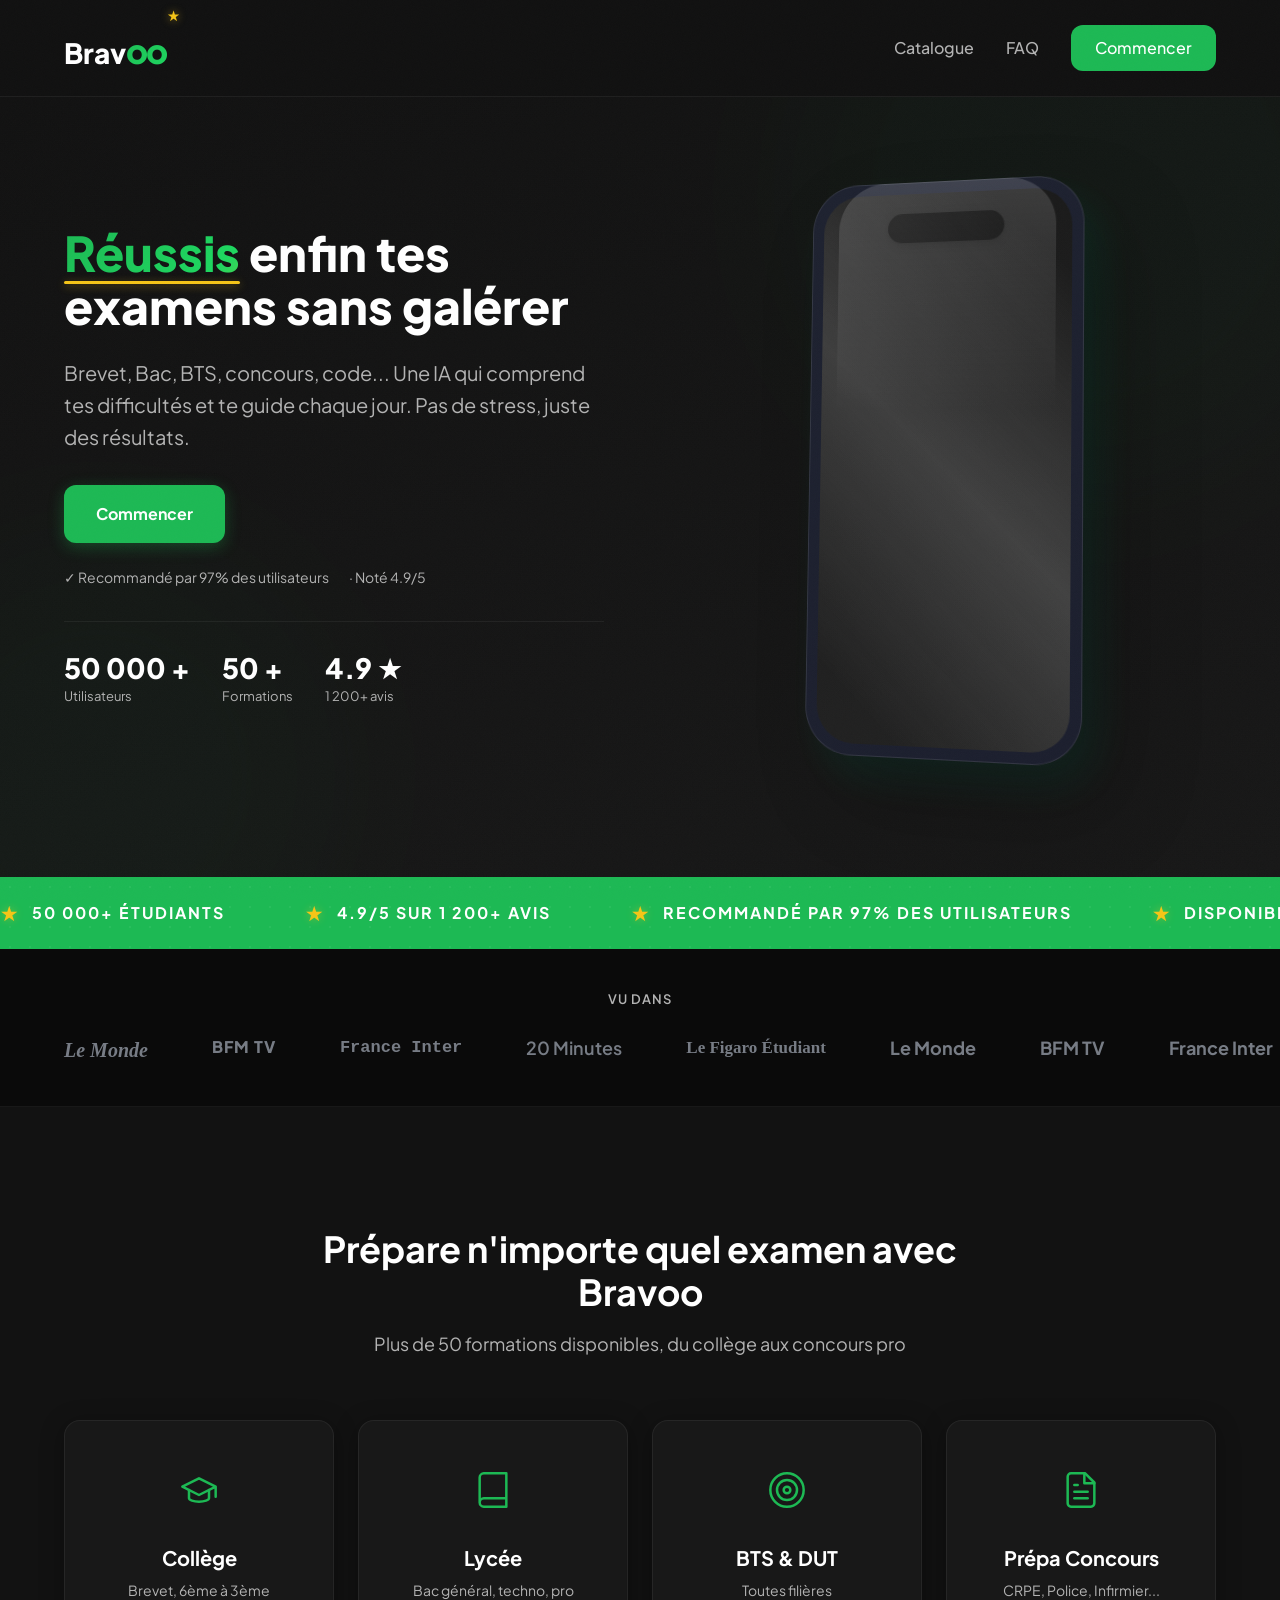
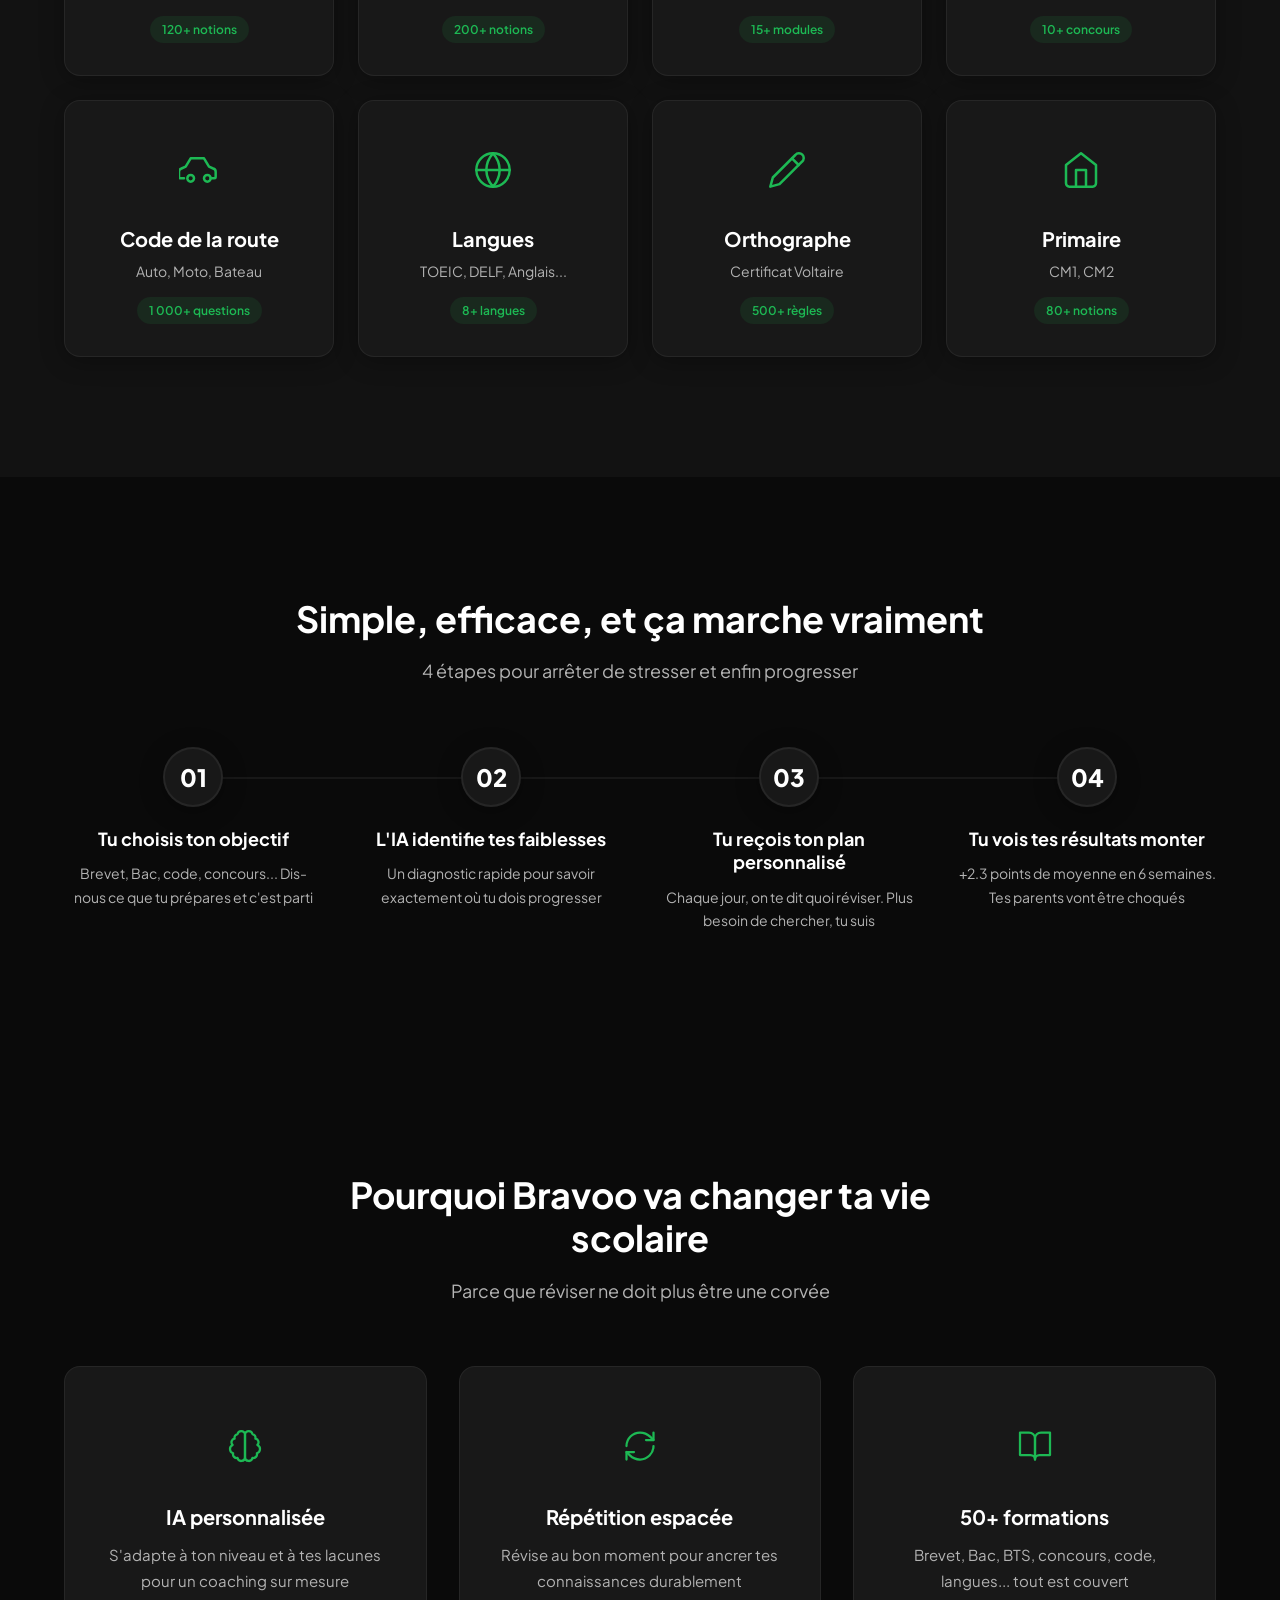
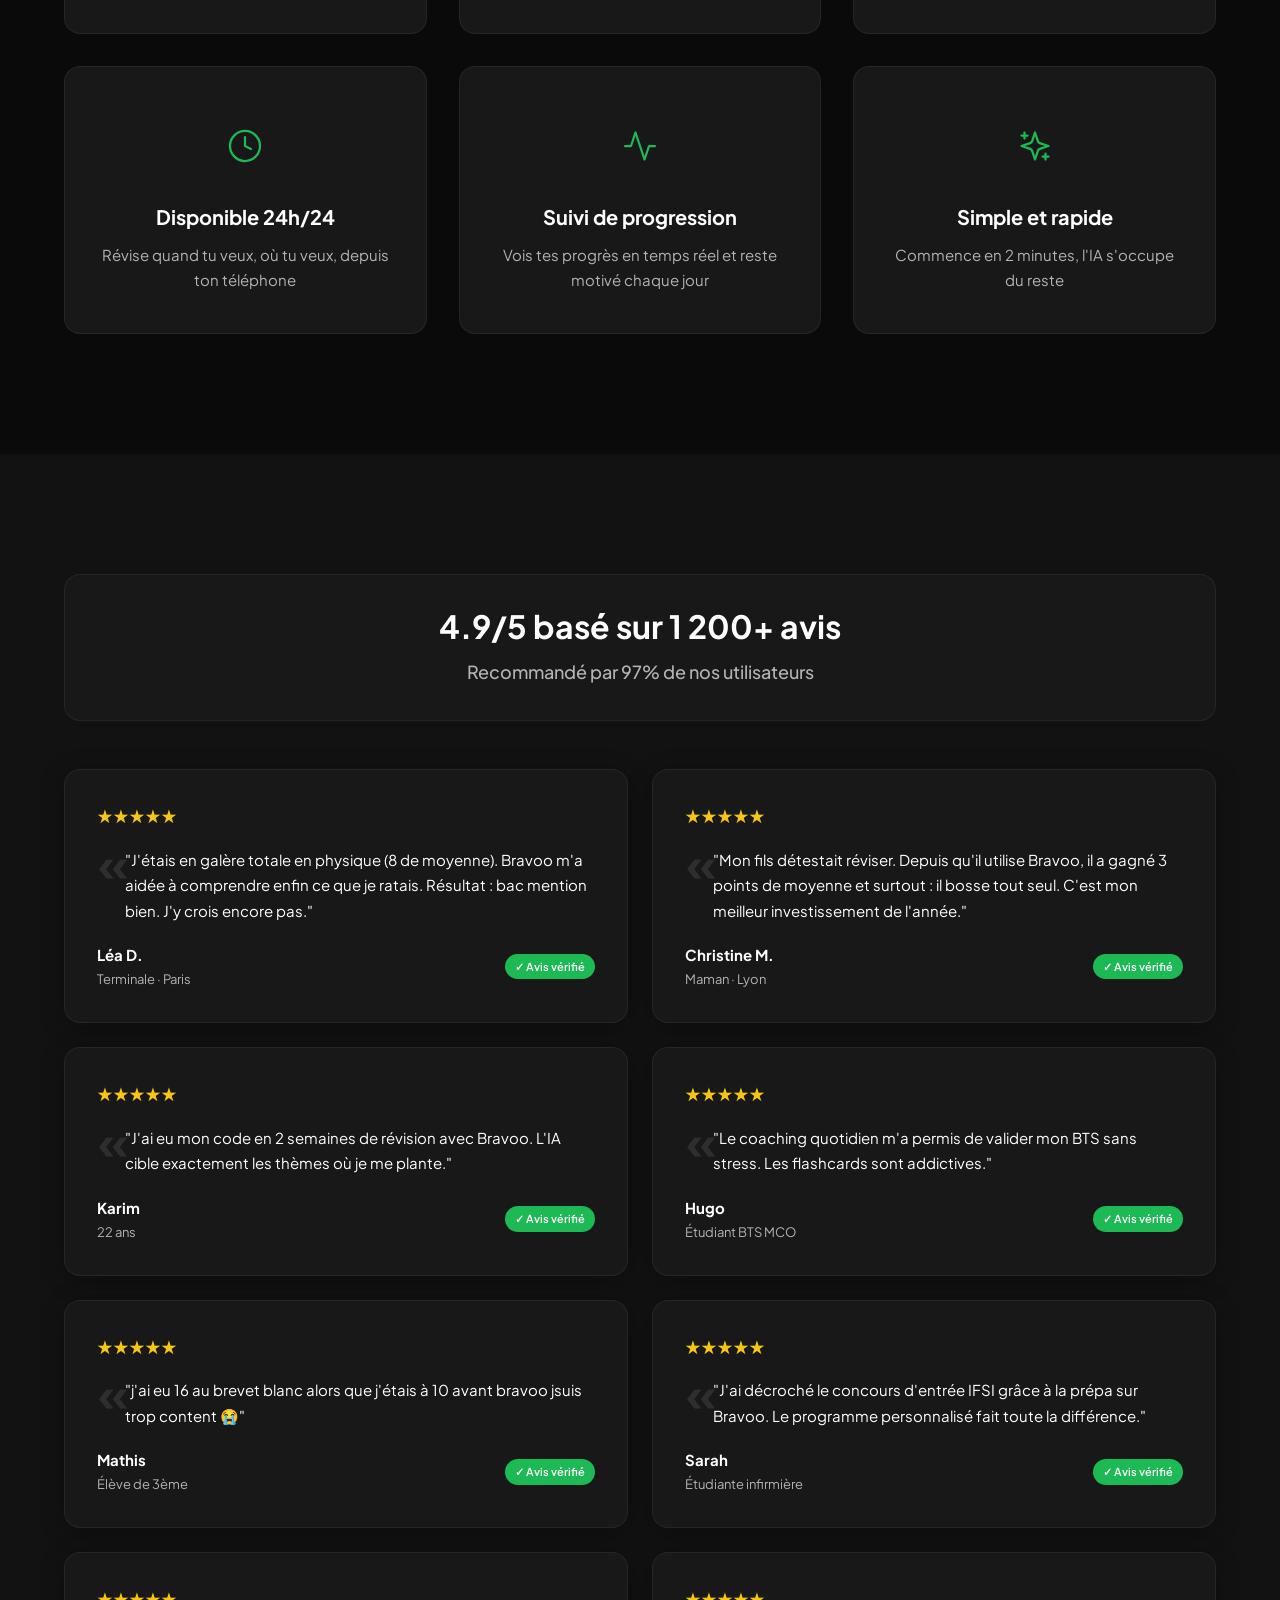
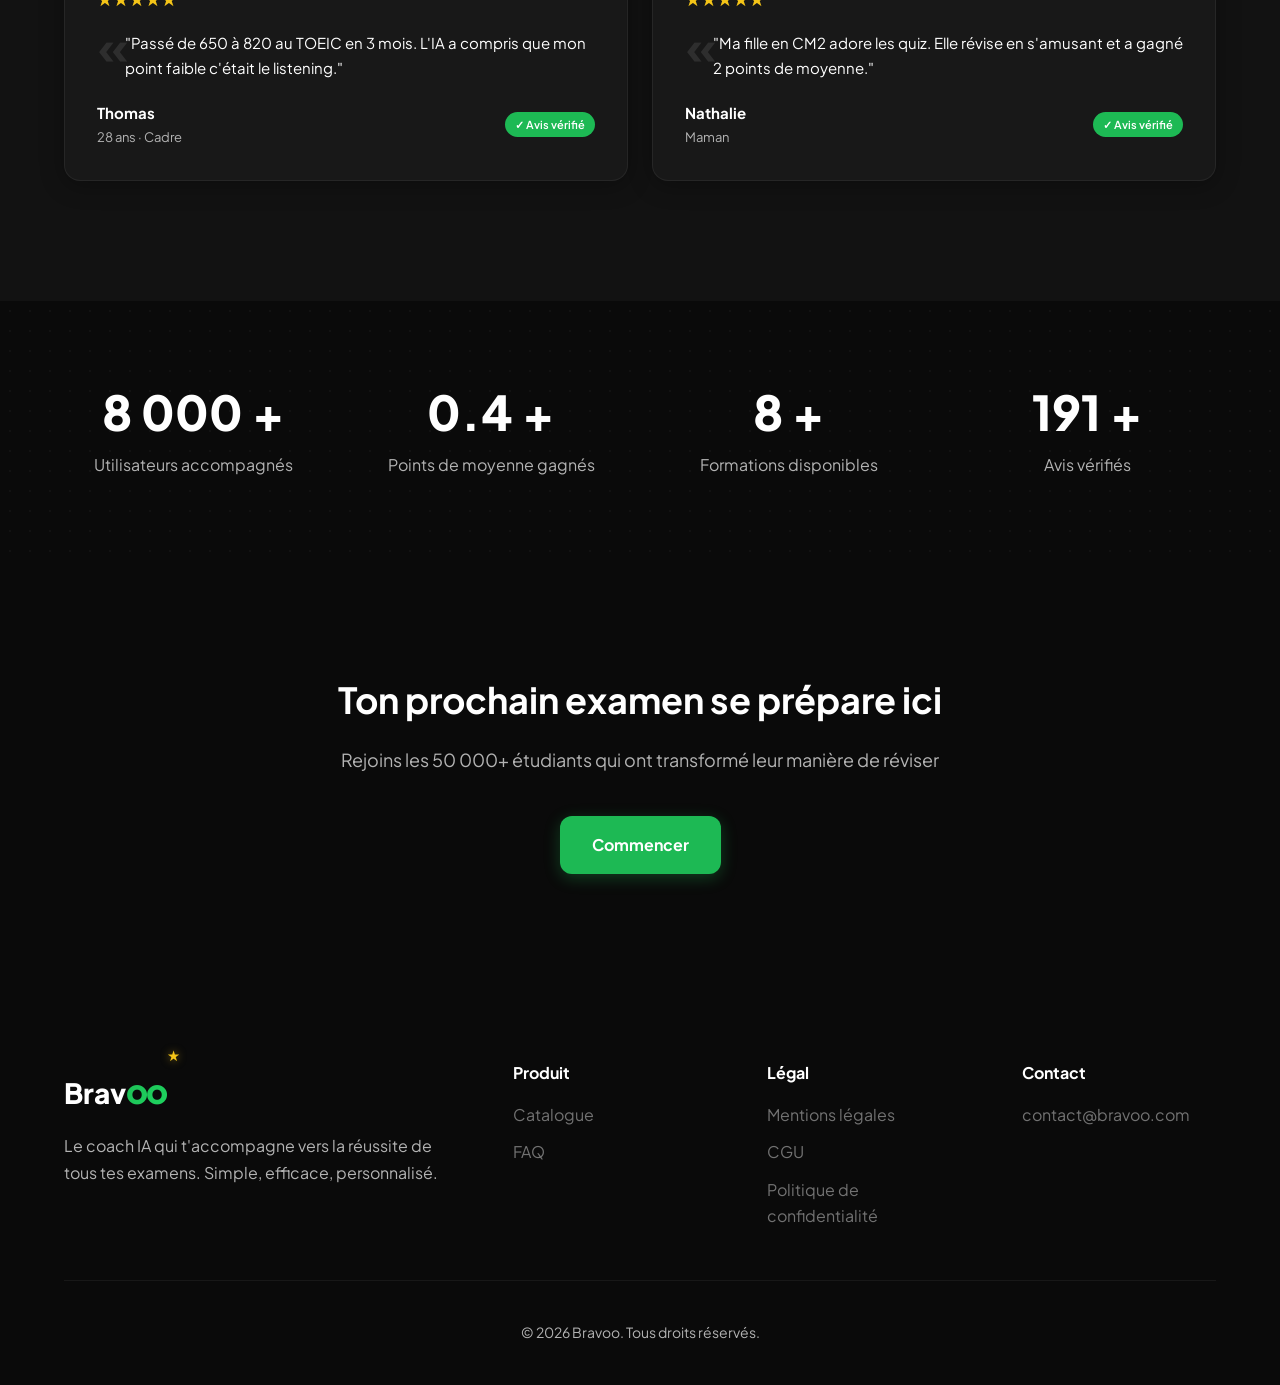
<file: index.html>
<!DOCTYPE html>
<html lang="fr">
<head>
    <meta charset="UTF-8">
    <meta name="viewport" content="width=device-width, initial-scale=1.0">
    <link rel="icon" type="image/svg+xml" href="favicon.svg">
    <title>Bravoo - Ton prof IA personnel pour réussir tous tes examens</title>
    <meta name="description" content="Bravoo est le coach IA personnalisé qui t'accompagne vers la réussite : Brevet, Bac, BTS, concours, code de la route... 50 000+ utilisateurs, 4.9/5 sur 1 200+ avis.">
    <link rel="preconnect" href="https://fonts.googleapis.com">
    <link rel="preconnect" href="https://fonts.gstatic.com" crossorigin>
    <link href="https://fonts.googleapis.com/css2?family=Plus+Jakarta+Sans:wght@400;500;600;700;800;900&display=swap" rel="stylesheet">
    <link rel="stylesheet" href="styles.css">
    <link rel="stylesheet" href="phone-animation.css">
    <script type="application/ld+json">
    {
      "@context": "https://schema.org",
      "@type": "SoftwareApplication",
      "name": "Bravoo",
      "applicationCategory": "EducationalApplication",
      "aggregateRating": {
        "@type": "AggregateRating",
        "ratingValue": "4.9",
        "ratingCount": "1200"
      },
      "offers": {
        "@type": "Offer",
        "price": "3.99",
        "priceCurrency": "EUR"
      }
    }
    </script>
</head>
<body>

    <!-- Navigation -->
    <nav class="nav">
        <div class="container">
            <div class="nav-content">
                <a href="index.html" class="logo">
                    <span class="logo-brav">Brav</span><span class="logo-oo">oo</span>
                </a>
                <div class="nav-links" id="navLinks">
                    <a href="catalogue.html">Catalogue</a>
                    <a href="faq.html">FAQ</a>
                    <a href="https://app.bravoo.fr" class="cta-nav">Commencer</a>
                </div>
                <button class="menu-toggle" id="menuToggle">☰</button>
            </div>
        </div>
    </nav>

    <!-- Hero Section -->
    <section class="hero">
        <div class="container">
            <div class="hero-grid">
                <div class="hero-content">
                    <h1>Réussis enfin tes examens sans galérer</h1>
                    <p class="hero-subtitle">Brevet, Bac, BTS, concours, code... Une IA qui comprend tes difficultés et te guide chaque jour. Pas de stress, juste des résultats.</p>
                    
                    <div class="hero-ctas">
                        <a href="https://app.bravoo.fr" class="btn btn-primary">Commencer</a>
                    </div>

                    <div class="trust-badges">
                        <span>✓ Recommandé par 97% des utilisateurs</span>
                        <span>· Noté 4.9/5</span>
                    </div>

                    <div class="hero-stats">
                        <div class="stat-item">
                            <span class="stat-number">50 000+</span>
                            <span class="stat-label">Utilisateurs</span>
                        </div>
                        <div class="stat-item">
                            <span class="stat-number">50+</span>
                            <span class="stat-label">Formations</span>
                        </div>
                        <div class="stat-item">
                            <span class="stat-number">4.9★</span>
                            <span class="stat-label">1 200+ avis</span>
                        </div>
                    </div>
                </div>

                <div class="phone-3d-container">
                    <div class="phone-3d">
                        <div class="phone-screen">
                            <div class="dynamic-island"></div>
                            <div class="phone-content">
                                
                                <!-- ÉCRAN 1 (0-3s) : ACCUEIL PERSONNALISÉ -->
                                <div class="screen-state screen-home">
                                    <div class="app-header">
                                        <div class="app-logo">Bravoo</div>
                                        <div class="app-profile-icon">👤</div>
                                    </div>

                                    <div class="greeting-text">Salut Manon ! 👋</div>
                                    <div class="section-title">Ton programme du jour :</div>

                                    <div class="subject-cards">
                                        <div class="subject-card card-1">
                                            <div class="subject-header">
                                                <span class="subject-emoji">📐</span>
                                                <span class="subject-name">Maths</span>
                                            </div>
                                            <div class="subject-topic">Théorème de Pythagore</div>
                                            <div class="progress-wrapper">
                                                <div class="progress-fill" style="width: 60%;"></div>
                                            </div>
                                        </div>

                                        <div class="subject-card card-2">
                                            <div class="subject-header">
                                                <span class="subject-emoji">🔬</span>
                                                <span class="subject-name">Physique</span>
                                            </div>
                                            <div class="subject-topic">Forces et mouvements</div>
                                            <div class="progress-wrapper">
                                                <div class="progress-fill" style="width: 30%;"></div>
                                            </div>
                                        </div>

                                        <div class="subject-card card-3">
                                            <div class="subject-header">
                                                <span class="subject-emoji">📖</span>
                                                <span class="subject-name">Français</span>
                                            </div>
                                            <div class="subject-topic">Les figures de style</div>
                                            <div class="progress-wrapper">
                                                <div class="progress-fill" style="width: 85%;"></div>
                                            </div>
                                        </div>
                                    </div>

                                    <div class="streak-badge">🔥 Série de 12 jours</div>
                                </div>

                                <!-- ÉCRAN 2 (3-6s) : COACHING IA (CHAT) -->
                                <div class="screen-state screen-chat">
                                    <div class="chat-header">📐 Mathématiques</div>

                                    <div class="chat-messages">
                                        <div class="chat-bubble ai-bubble bubble-1">
                                            <div class="bubble-content">Le théorème de Pythagore dit que dans un triangle rectangle : a² + b² = c²</div>
                                        </div>

                                        <div class="chat-triangle-illus">
                                            <svg width="60" height="60" viewBox="0 0 60 60" fill="none">
                                                <path d="M10 50 L10 10 L50 50 Z" stroke="#1DB954" stroke-width="2" fill="rgba(29,185,84,0.1)"/>
                                                <text x="8" y="32" font-size="9" fill="#1DB954" font-weight="600">a</text>
                                                <text x="28" y="58" font-size="9" fill="#1DB954" font-weight="600">b</text>
                                                <text x="32" y="32" font-size="9" fill="#1DB954" font-weight="600">c</text>
                                            </svg>
                                        </div>

                                        <div class="chat-bubble user-bubble bubble-2">
                                            <div class="bubble-content">Et si c = 5 et a = 3 ?</div>
                                        </div>

                                        <div class="chat-typing bubble-3">
                                            <div class="typing-dot"></div>
                                            <div class="typing-dot"></div>
                                            <div class="typing-dot"></div>
                                        </div>
                                    </div>
                                </div>

                                <!-- ÉCRAN 3 (6-9s) : QUIZ INTERACTIF -->
                                <div class="screen-state screen-quiz">
                                    <div class="quiz-progress-header">
                                        <span class="quiz-count">Question 3/10</span>
                                        <div class="quiz-progress-bar">
                                            <div class="quiz-progress-fill"></div>
                                        </div>
                                    </div>

                                    <div class="quiz-question-text">Si a = 3 et b = 4, combien vaut c ?</div>

                                    <div class="quiz-options">
                                        <div class="quiz-option opt-1 correct">5</div>
                                        <div class="quiz-option opt-2">6</div>
                                        <div class="quiz-option opt-3">7</div>
                                        <div class="quiz-option opt-4">12</div>
                                    </div>

                                    <div class="quiz-feedback">✅ Bravo ! c = √(9+16) = √25 = 5</div>
                                </div>

                                <!-- ÉCRAN 4 (9-12s) : FLASHCARD (FLIP 3D) -->
                                <div class="screen-state screen-flashcard">
                                    <div class="flashcard-wrapper">
                                        <div class="flashcard">
                                            <div class="flashcard-front">
                                                <div class="flashcard-question">Qu'est-ce que l'hypoténuse ?</div>
                                            </div>
                                            <div class="flashcard-back">
                                                <div class="flashcard-answer">Le côté le plus long d'un triangle rectangle, opposé à l'angle droit</div>
                                            </div>
                                        </div>
                                    </div>

                                    <div class="flashcard-actions">
                                        <button class="fc-btn fc-hard">😕 À revoir</button>
                                        <button class="fc-btn fc-good">👍 Compris</button>
                                        <button class="fc-btn fc-easy">🔥 Facile</button>
                                    </div>
                                </div>

                                <!-- ÉCRAN 5 (12-15s) : RÉSULTATS / PROGRESSION -->
                                <div class="screen-state screen-results">
                                    <div class="results-container">
                                        <div class="results-emoji">🎉</div>
                                        <div class="results-title">Session terminée !</div>
                                        
                                        <div class="xp-badge">+25 XP</div>

                                        <div class="results-stats">
                                            <div class="stat-line">8/10 bonnes réponses</div>
                                            <div class="stat-line">Niveau 7 → Niveau 8</div>
                                            <div class="level-progress-bar">
                                                <div class="level-progress-fill"></div>
                                            </div>
                                            <div class="stat-line streak">🔥 Série : 12 jours</div>
                                        </div>

                                        <button class="continue-btn">Continuer →</button>
                                    </div>
                                </div>

                            </div>
                        </div>
                    </div>
                </div>
            </div>
        </div>
    </section>

    <!-- Ticker/Marquee Section -->
    <section class="ticker-section">
        <div class="ticker-content">
            <span class="ticker-item">50 000+ étudiants</span>
            <span class="ticker-item">4.9/5 sur 1 200+ avis</span>
            <span class="ticker-item">Recommandé par 97% des utilisateurs</span>
            <span class="ticker-item">Disponible 24h/24</span>
            <span class="ticker-item">50 000+ étudiants</span>
            <span class="ticker-item">4.9/5 sur 1 200+ avis</span>
            <span class="ticker-item">Recommandé par 97% des utilisateurs</span>
            <span class="ticker-item">Disponible 24h/24</span>
        </div>
    </section>

    <!-- Press Logos -->
    <section class="press-section">
        <div class="container">
            <div class="press-label">Vu dans</div>
            <div class="press-logos">
                <span class="press-logo">Le Monde</span>
                <span class="press-logo">BFM TV</span>
                <span class="press-logo">France Inter</span>
                <span class="press-logo">20 Minutes</span>
                <span class="press-logo">Le Figaro Étudiant</span>
            </div>
        </div>
    </section>

    <!-- Catalogue Section -->
    <section class="catalogue-section" id="catalogue">
        <div class="container">
            <div class="section-header fade-in">
                <h2>Prépare n'importe quel examen avec Bravoo</h2>
                <p>Plus de 50 formations disponibles, du collège aux concours pro</p>
            </div>

            <div class="catalogue-grid">
                <a href="https://app.bravoo.fr?prep=brevet" class="catalogue-card fade-in" style="text-decoration: none; color: inherit;">
                    <div class="catalogue-icon"><svg xmlns="http://www.w3.org/2000/svg" width="40" height="40" viewBox="0 0 24 24" fill="none" stroke="currentColor" stroke-width="1.5" stroke-linecap="round" stroke-linejoin="round"><path d="M22 10v6M2 10l10-5 10 5-10 5z"/><path d="M6 12v5c0 1.1 2.7 2 6 2s6-.9 6-2v-5"/></svg></div>
                    <h3>Collège</h3>
                    <p>Brevet, 6ème à 3ème</p>
                    <span class="catalogue-badge">120+ notions</span>
                </a>

                <a href="https://app.bravoo.fr?prep=bac" class="catalogue-card fade-in" style="text-decoration: none; color: inherit;">
                    <div class="catalogue-icon"><svg xmlns="http://www.w3.org/2000/svg" width="40" height="40" viewBox="0 0 24 24" fill="none" stroke="currentColor" stroke-width="1.5" stroke-linecap="round" stroke-linejoin="round"><path d="M4 19.5v-15A2.5 2.5 0 0 1 6.5 2H20v20H6.5a2.5 2.5 0 0 1 0-5H20"/></svg></div>
                    <h3>Lycée</h3>
                    <p>Bac général, techno, pro</p>
                    <span class="catalogue-badge">200+ notions</span>
                </a>

                <a href="https://app.bravoo.fr?prep=bts" class="catalogue-card fade-in" style="text-decoration: none; color: inherit;">
                    <div class="catalogue-icon"><svg xmlns="http://www.w3.org/2000/svg" width="40" height="40" viewBox="0 0 24 24" fill="none" stroke="currentColor" stroke-width="1.5" stroke-linecap="round" stroke-linejoin="round"><circle cx="12" cy="12" r="10"/><circle cx="12" cy="12" r="6"/><circle cx="12" cy="12" r="2"/></svg></div>
                    <h3>BTS & DUT</h3>
                    <p>Toutes filières</p>
                    <span class="catalogue-badge">15+ modules</span>
                </a>

                <a href="https://app.bravoo.fr?prep=concours" class="catalogue-card fade-in" style="text-decoration: none; color: inherit;">
                    <div class="catalogue-icon"><svg xmlns="http://www.w3.org/2000/svg" width="40" height="40" viewBox="0 0 24 24" fill="none" stroke="currentColor" stroke-width="1.5" stroke-linecap="round" stroke-linejoin="round"><path d="M14.5 2H6a2 2 0 0 0-2 2v16a2 2 0 0 0 2 2h12a2 2 0 0 0 2-2V7.5L14.5 2z"/><polyline points="14 2 14 8 20 8"/><line x1="16" x2="8" y1="13" y2="13"/><line x1="16" x2="8" y1="17" y2="17"/><line x1="10" x2="8" y1="9" y2="9"/></svg></div>
                    <h3>Prépa Concours</h3>
                    <p>CRPE, Police, Infirmier...</p>
                    <span class="catalogue-badge">10+ concours</span>
                </a>

                <a href="https://app.bravoo.fr?prep=code" class="catalogue-card fade-in" style="text-decoration: none; color: inherit;">
                    <div class="catalogue-icon"><svg xmlns="http://www.w3.org/2000/svg" width="40" height="40" viewBox="0 0 24 24" fill="none" stroke="currentColor" stroke-width="1.5" stroke-linecap="round" stroke-linejoin="round"><path d="M19 17h2c.6 0 1-.4 1-1v-3c0-.9-.7-1.7-1.5-1.9L18 10l-3-5H7L4 10l-2.5 1.1C.7 11.3 0 12.1 0 13v3c0 .6.4 1 1 1h2"/><circle cx="7" cy="17" r="2"/><circle cx="17" cy="17" r="2"/></svg></div>
                    <h3>Code de la route</h3>
                    <p>Auto, Moto, Bateau</p>
                    <span class="catalogue-badge">1 000+ questions</span>
                </a>

                <a href="https://app.bravoo.fr?prep=langues" class="catalogue-card fade-in" style="text-decoration: none; color: inherit;">
                    <div class="catalogue-icon"><svg xmlns="http://www.w3.org/2000/svg" width="40" height="40" viewBox="0 0 24 24" fill="none" stroke="currentColor" stroke-width="1.5" stroke-linecap="round" stroke-linejoin="round"><circle cx="12" cy="12" r="10"/><line x1="2" x2="22" y1="12" y2="12"/><path d="M12 2a15.3 15.3 0 0 1 4 10 15.3 15.3 0 0 1-4 10 15.3 15.3 0 0 1-4-10 15.3 15.3 0 0 1 4-10z"/></svg></div>
                    <h3>Langues</h3>
                    <p>TOEIC, DELF, Anglais...</p>
                    <span class="catalogue-badge">8+ langues</span>
                </a>

                <a href="https://app.bravoo.fr?prep=voltaire" class="catalogue-card fade-in" style="text-decoration: none; color: inherit;">
                    <div class="catalogue-icon"><svg xmlns="http://www.w3.org/2000/svg" width="40" height="40" viewBox="0 0 24 24" fill="none" stroke="currentColor" stroke-width="1.5" stroke-linecap="round" stroke-linejoin="round"><path d="M17 3a2.85 2.83 0 1 1 4 4L7.5 20.5 2 22l1.5-5.5Z"/><path d="m15 5 4 4"/></svg></div>
                    <h3>Orthographe</h3>
                    <p>Certificat Voltaire</p>
                    <span class="catalogue-badge">500+ règles</span>
                </a>

                <a href="https://app.bravoo.fr?prep=primaire" class="catalogue-card fade-in" style="text-decoration: none; color: inherit;">
                    <div class="catalogue-icon"><svg xmlns="http://www.w3.org/2000/svg" width="40" height="40" viewBox="0 0 24 24" fill="none" stroke="currentColor" stroke-width="1.5" stroke-linecap="round" stroke-linejoin="round"><path d="M3 9l9-7 9 7v11a2 2 0 0 1-2 2H5a2 2 0 0 1-2-2z"/><polyline points="9 22 9 12 15 12 15 22"/></svg></div>
                    <h3>Primaire</h3>
                    <p>CM1, CM2</p>
                    <span class="catalogue-badge">80+ notions</span>
                </a>
            </div>
        </div>
    </section>

    <!-- Comment ça marche -->
    <section class="how-section" id="comment-ca-marche">
        <div class="container">
            <div class="section-header fade-in">
                <h2>Simple, efficace, et ça marche vraiment</h2>
                <p>4 étapes pour arrêter de stresser et enfin progresser</p>
            </div>

            <div class="steps-container">
                <div class="step-card fade-in">
                    <div class="step-number">01</div>
                    <h3>Tu choisis ton objectif</h3>
                    <p>Brevet, Bac, code, concours... Dis-nous ce que tu prépares et c'est parti</p>
                </div>

                <div class="step-card fade-in">
                    <div class="step-number">02</div>
                    <h3>L'IA identifie tes faiblesses</h3>
                    <p>Un diagnostic rapide pour savoir exactement où tu dois progresser</p>
                </div>

                <div class="step-card fade-in">
                    <div class="step-number">03</div>
                    <h3>Tu reçois ton plan personnalisé</h3>
                    <p>Chaque jour, on te dit quoi réviser. Plus besoin de chercher, tu suis</p>
                </div>

                <div class="step-card fade-in">
                    <div class="step-number">04</div>
                    <h3>Tu vois tes résultats monter</h3>
                    <p>+2.3 points de moyenne en 6 semaines. Tes parents vont être choqués</p>
                </div>
            </div>
        </div>
    </section>

    <!-- Section app en action supprimée — le mockup hero suffit -->

    <!-- Features -->
    <section class="features-section">
        <div class="container">
            <div class="section-header fade-in">
                <h2>Pourquoi Bravoo va changer ta vie scolaire</h2>
                <p>Parce que réviser ne doit plus être une corvée</p>
            </div>

            <div class="features-grid">
                <div class="feature-card fade-in">
                    <div class="feature-icon"><svg xmlns="http://www.w3.org/2000/svg" width="36" height="36" viewBox="0 0 24 24" fill="none" stroke="currentColor" stroke-width="1.5" stroke-linecap="round" stroke-linejoin="round"><path d="M9.5 2A2.5 2.5 0 0 1 12 4.5v15a2.5 2.5 0 0 1-4.96.44 2.5 2.5 0 0 1-2.96-3.08 3 3 0 0 1-.34-5.58 2.5 2.5 0 0 1 1.32-4.24 2.5 2.5 0 0 1 1.98-3A2.5 2.5 0 0 1 9.5 2Z"/><path d="M14.5 2A2.5 2.5 0 0 0 12 4.5v15a2.5 2.5 0 0 0 4.96.44 2.5 2.5 0 0 0 2.96-3.08 3 3 0 0 0 .34-5.58 2.5 2.5 0 0 0-1.32-4.24 2.5 2.5 0 0 0-1.98-3A2.5 2.5 0 0 0 14.5 2Z"/></svg></div>
                    <h3>IA personnalisée</h3>
                    <p>S'adapte à ton niveau et à tes lacunes pour un coaching sur mesure</p>
                </div>

                <div class="feature-card fade-in">
                    <div class="feature-icon"><svg xmlns="http://www.w3.org/2000/svg" width="36" height="36" viewBox="0 0 24 24" fill="none" stroke="currentColor" stroke-width="1.5" stroke-linecap="round" stroke-linejoin="round"><path d="M3 12a9 9 0 0 1 9-9 9.75 9.75 0 0 1 6.74 2.74L21 8"/><path d="M21 3v5h-5"/><path d="M21 12a9 9 0 0 1-9 9 9.75 9.75 0 0 1-6.74-2.74L3 16"/><path d="M3 21v-5h5"/></svg></div>
                    <h3>Répétition espacée</h3>
                    <p>Révise au bon moment pour ancrer tes connaissances durablement</p>
                </div>

                <div class="feature-card fade-in">
                    <div class="feature-icon"><svg xmlns="http://www.w3.org/2000/svg" width="36" height="36" viewBox="0 0 24 24" fill="none" stroke="currentColor" stroke-width="1.5" stroke-linecap="round" stroke-linejoin="round"><path d="M2 3h6a4 4 0 0 1 4 4v14a3 3 0 0 0-3-3H2z"/><path d="M22 3h-6a4 4 0 0 0-4 4v14a3 3 0 0 1 3-3h7z"/></svg></div>
                    <h3>50+ formations</h3>
                    <p>Brevet, Bac, BTS, concours, code, langues... tout est couvert</p>
                </div>

                <div class="feature-card fade-in">
                    <div class="feature-icon"><svg xmlns="http://www.w3.org/2000/svg" width="36" height="36" viewBox="0 0 24 24" fill="none" stroke="currentColor" stroke-width="1.5" stroke-linecap="round" stroke-linejoin="round"><circle cx="12" cy="12" r="10"/><polyline points="12 6 12 12 16 14"/></svg></div>
                    <h3>Disponible 24h/24</h3>
                    <p>Révise quand tu veux, où tu veux, depuis ton téléphone</p>
                </div>

                <div class="feature-card fade-in">
                    <div class="feature-icon"><svg xmlns="http://www.w3.org/2000/svg" width="36" height="36" viewBox="0 0 24 24" fill="none" stroke="currentColor" stroke-width="1.5" stroke-linecap="round" stroke-linejoin="round"><polyline points="22 12 18 12 15 21 9 3 6 12 2 12"/></svg></div>
                    <h3>Suivi de progression</h3>
                    <p>Vois tes progrès en temps réel et reste motivé chaque jour</p>
                </div>

                <div class="feature-card fade-in">
                    <div class="feature-icon"><svg xmlns="http://www.w3.org/2000/svg" width="36" height="36" viewBox="0 0 24 24" fill="none" stroke="currentColor" stroke-width="1.5" stroke-linecap="round" stroke-linejoin="round"><path d="m12 3-1.912 5.813a2 2 0 0 1-1.275 1.275L3 12l5.813 1.912a2 2 0 0 1 1.275 1.275L12 21l1.912-5.813a2 2 0 0 1 1.275-1.275L21 12l-5.813-1.912a2 2 0 0 1-1.275-1.275L12 3Z"/><path d="M5 3v4"/><path d="M19 17v4"/><path d="M3 5h4"/><path d="M17 19h4"/></svg></div>
                    <h3>Simple et rapide</h3>
                    <p>Commence en 2 minutes, l'IA s'occupe du reste</p>
                </div>
            </div>
        </div>
    </section>

    <!-- Testimonials -->
    <section class="testimonials-section" id="avis">
        <div class="container">
            <div class="testimonials-banner fade-in">
                <h2>4.9/5 basé sur 1 200+ avis</h2>
                <p>Recommandé par 97% de nos utilisateurs</p>
            </div>

            <div class="testimonials-grid">
                <div class="testimonial-card fade-in">
                    <div class="stars">★★★★★</div>
                    <p class="testimonial-text">"J'étais en galère totale en physique (8 de moyenne). Bravoo m'a aidée à comprendre enfin ce que je ratais. Résultat : bac mention bien. J'y crois encore pas."</p>
                    <div class="testimonial-author">
                        <div class="author-info">
                            <span class="author-name">Léa D.</span>
                            <span class="author-context">Terminale · Paris</span>
                        </div>
                        <span class="verified-badge">✓ Avis vérifié</span>
                    </div>
                </div>

                <div class="testimonial-card fade-in">
                    <div class="stars">★★★★★</div>
                    <p class="testimonial-text">"Mon fils détestait réviser. Depuis qu'il utilise Bravoo, il a gagné 3 points de moyenne et surtout : il bosse tout seul. C'est mon meilleur investissement de l'année."</p>
                    <div class="testimonial-author">
                        <div class="author-info">
                            <span class="author-name">Christine M.</span>
                            <span class="author-context">Maman · Lyon</span>
                        </div>
                        <span class="verified-badge">✓ Avis vérifié</span>
                    </div>
                </div>

                <div class="testimonial-card fade-in">
                    <div class="stars">★★★★★</div>
                    <p class="testimonial-text">"J'ai eu mon code en 2 semaines de révision avec Bravoo. L'IA cible exactement les thèmes où je me plante."</p>
                    <div class="testimonial-author">
                        <div class="author-info">
                            <span class="author-name">Karim</span>
                            <span class="author-context">22 ans</span>
                        </div>
                        <span class="verified-badge">✓ Avis vérifié</span>
                    </div>
                </div>

                <div class="testimonial-card fade-in">
                    <div class="stars">★★★★★</div>
                    <p class="testimonial-text">"Le coaching quotidien m'a permis de valider mon BTS sans stress. Les flashcards sont addictives."</p>
                    <div class="testimonial-author">
                        <div class="author-info">
                            <span class="author-name">Hugo</span>
                            <span class="author-context">Étudiant BTS MCO</span>
                        </div>
                        <span class="verified-badge">✓ Avis vérifié</span>
                    </div>
                </div>

                <div class="testimonial-card fade-in">
                    <div class="stars">★★★★★</div>
                    <p class="testimonial-text">"j'ai eu 16 au brevet blanc alors que j'étais à 10 avant bravoo jsuis trop content 😭"</p>
                    <div class="testimonial-author">
                        <div class="author-info">
                            <span class="author-name">Mathis</span>
                            <span class="author-context">Élève de 3ème</span>
                        </div>
                        <span class="verified-badge">✓ Avis vérifié</span>
                    </div>
                </div>

                <div class="testimonial-card fade-in">
                    <div class="stars">★★★★★</div>
                    <p class="testimonial-text">"J'ai décroché le concours d'entrée IFSI grâce à la prépa sur Bravoo. Le programme personnalisé fait toute la différence."</p>
                    <div class="testimonial-author">
                        <div class="author-info">
                            <span class="author-name">Sarah</span>
                            <span class="author-context">Étudiante infirmière</span>
                        </div>
                        <span class="verified-badge">✓ Avis vérifié</span>
                    </div>
                </div>

                <div class="testimonial-card fade-in">
                    <div class="stars">★★★★★</div>
                    <p class="testimonial-text">"Passé de 650 à 820 au TOEIC en 3 mois. L'IA a compris que mon point faible c'était le listening."</p>
                    <div class="testimonial-author">
                        <div class="author-info">
                            <span class="author-name">Thomas</span>
                            <span class="author-context">28 ans · Cadre</span>
                        </div>
                        <span class="verified-badge">✓ Avis vérifié</span>
                    </div>
                </div>

                <div class="testimonial-card fade-in">
                    <div class="stars">★★★★★</div>
                    <p class="testimonial-text">"Ma fille en CM2 adore les quiz. Elle révise en s'amusant et a gagné 2 points de moyenne."</p>
                    <div class="testimonial-author">
                        <div class="author-info">
                            <span class="author-name">Nathalie</span>
                            <span class="author-context">Maman</span>
                        </div>
                        <span class="verified-badge">✓ Avis vérifié</span>
                    </div>
                </div>
            </div>
        </div>
    </section>

    <!-- Stats Section -->
    <section class="stats-section">
        <div class="container">
            <div class="stats-grid">
                <div class="stats-item fade-in">
                    <h3>50 000+</h3>
                    <p>Utilisateurs accompagnés</p>
                </div>
                <div class="stats-item fade-in">
                    <h3>+2.3</h3>
                    <p>Points de moyenne gagnés</p>
                </div>
                <div class="stats-item fade-in">
                    <h3>50+</h3>
                    <p>Formations disponibles</p>
                </div>
                <div class="stats-item fade-in">
                    <h3>1 200+</h3>
                    <p>Avis vérifiés</p>
                </div>
            </div>
        </div>
    </section>

    <!-- CTA Final -->
    <section class="final-cta-section">
        <div class="container fade-in">
            <h2>Ton prochain examen se prépare ici</h2>
            <p>Rejoins les 50 000+ étudiants qui ont transformé leur manière de réviser</p>
            <a href="https://app.bravoo.fr" class="btn btn-primary">Commencer</a>
        </div>
    </section>

    <!-- Footer -->
    <footer class="footer">
        <div class="container">
            <div class="footer-grid">
                <div class="footer-brand">
                    <div class="logo">
                        <span class="logo-brav">Brav</span><span class="logo-oo">oo</span>
                    </div>
                    <p>Le coach IA qui t'accompagne vers la réussite de tous tes examens. Simple, efficace, personnalisé.</p>
                </div>

                <div class="footer-col">
                    <h4>Produit</h4>
                    <ul>
                        <li><a href="catalogue.html">Catalogue</a></li>
                        <!-- Tarifs supprimés du site — prix uniquement dans l'app -->
                        <li><a href="faq.html">FAQ</a></li>
                    </ul>
                </div>

                <div class="footer-col">
                    <h4>Légal</h4>
                    <ul>
                        <li><a href="mentions-legales.html">Mentions légales</a></li>
                        <li><a href="cgu.html">CGU</a></li>
                        <li><a href="confidentialite.html">Politique de confidentialité</a></li>
                    </ul>
                </div>

                <div class="footer-col">
                    <h4>Contact</h4>
                    <ul>
                        <li><a href="mailto:contact@bravoo.com">contact@bravoo.com</a></li>
                    </ul>
                </div>
            </div>

            <div class="footer-bottom">
                <p>© 2026 Bravoo. Tous droits réservés.</p>
            </div>
        </div>
    </footer>

    <script src="script.js"></script>
</body>
</html>
</file>
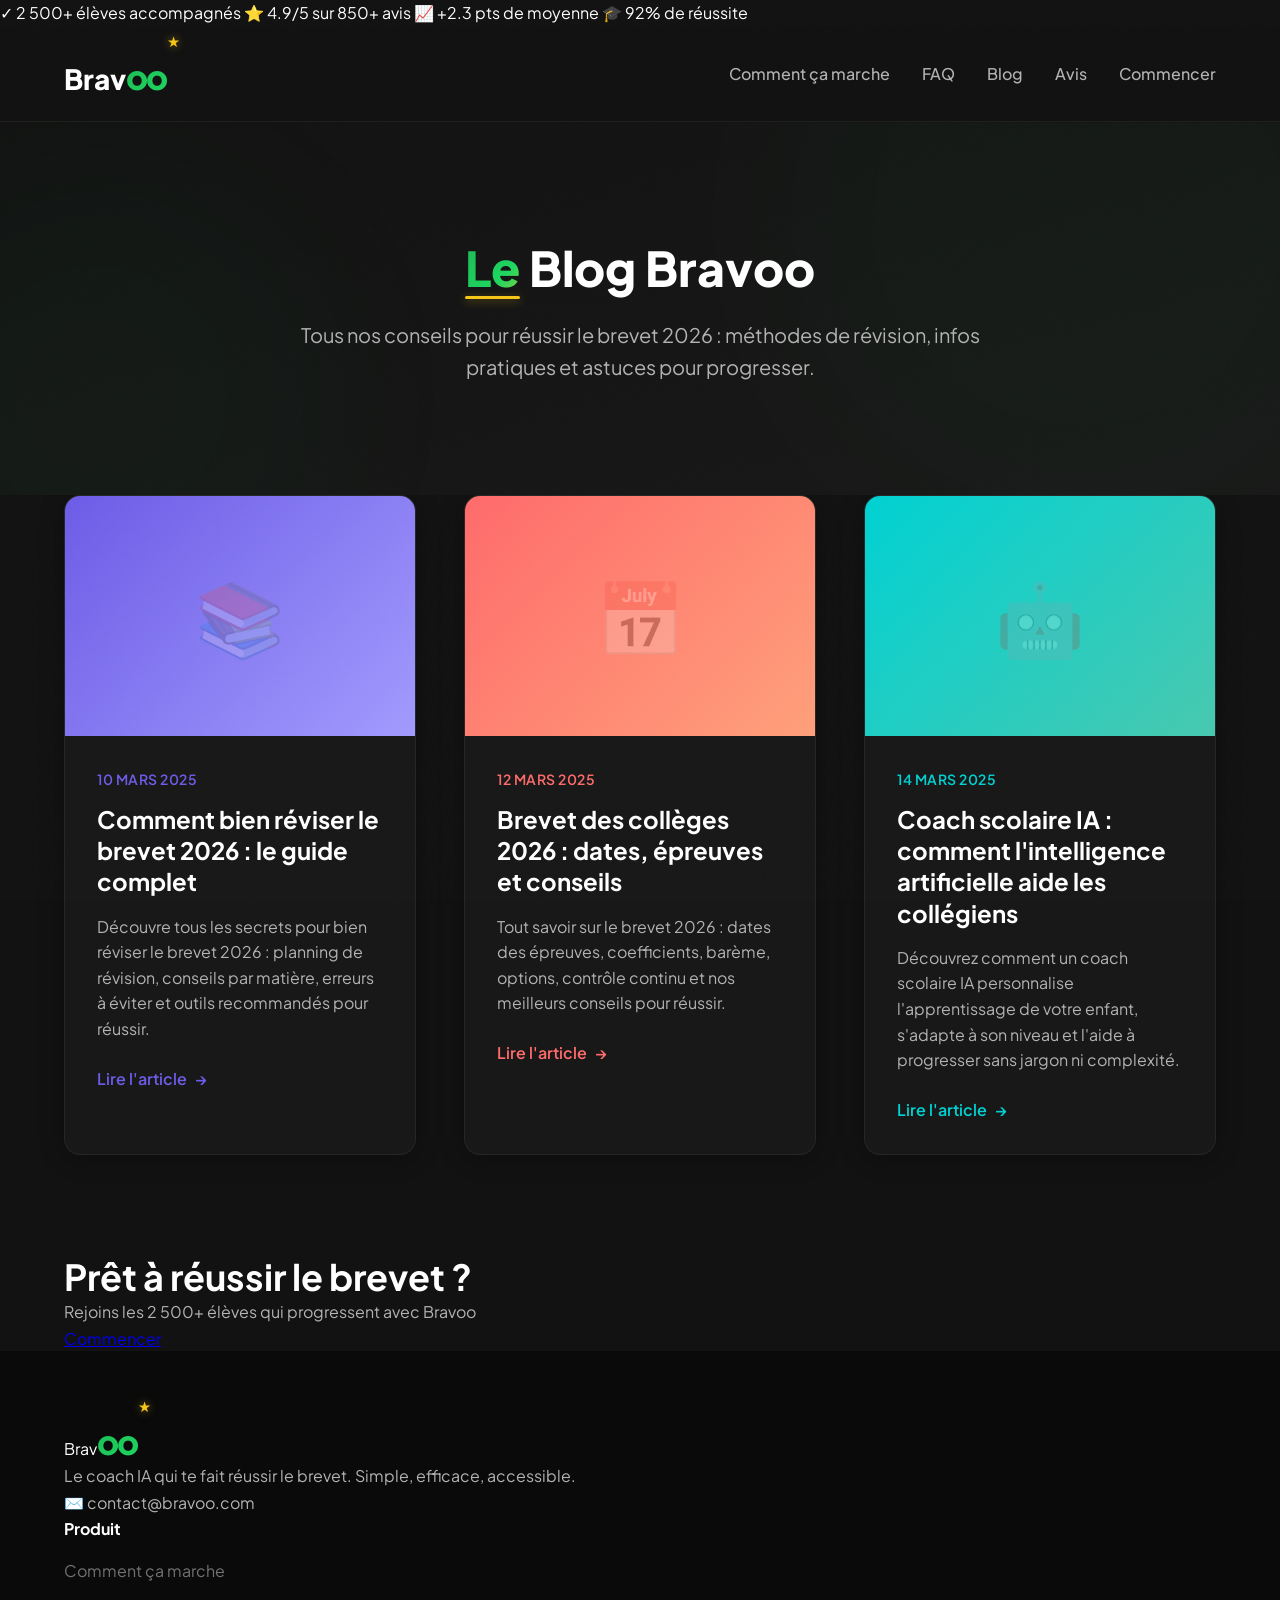
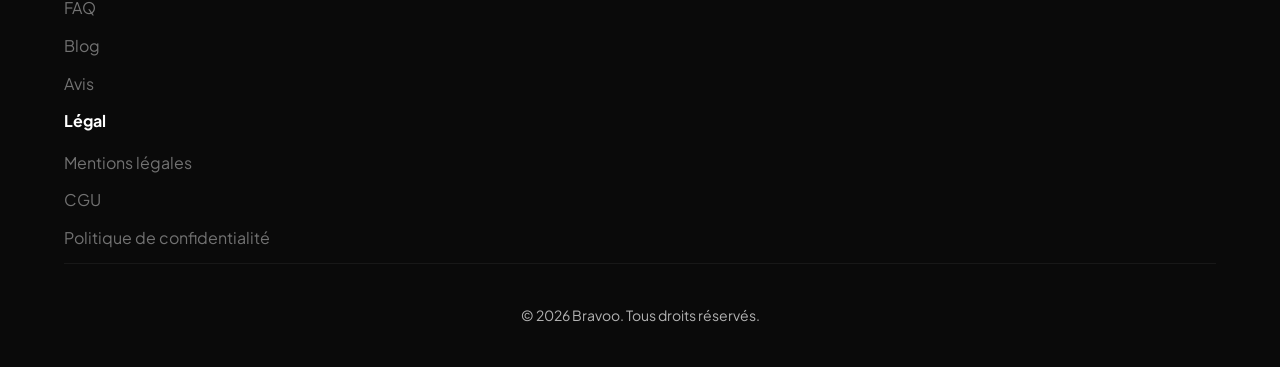
<file: blog.html>
<!DOCTYPE html>
<html lang="fr">
<head>
    <meta charset="UTF-8">
    <meta name="viewport" content="width=device-width, initial-scale=1.0">
    <title>Blog Bravoo - Conseils et astuces pour réussir le brevet 2026</title>
    <meta name="description" content="Tous nos articles pour réussir le brevet 2026 : conseils de révision, infos pratiques et guides complets pour les collégiens et leurs parents.">
    <link rel="preconnect" href="https://fonts.googleapis.com">
    <link rel="preconnect" href="https://fonts.gstatic.com" crossorigin>
    <link href="https://fonts.googleapis.com/css2?family=Plus+Jakarta+Sans:wght@400;500;600;700;800;900&display=swap" rel="stylesheet">
    <link rel="stylesheet" href="styles.css">
</head>
<body>
    <!-- Trust Bar Sticky -->
    <div class="trust-bar">
        <div class="trust-bar-content">
            <span class="trust-item">✓ 2 500+ élèves accompagnés</span>
            <span class="trust-item">⭐ 4.9/5 sur 850+ avis</span>
            <span class="trust-item">📈 +2.3 pts de moyenne</span>
            <span class="trust-item">🎓 92% de réussite</span>
        </div>
    </div>

    <!-- Navigation -->
    <nav class="nav">
        <div class="container">
            <div class="nav-content">
                <a href="index.html" class="logo">
                    <span class="logo-brav">Brav</span><span class="logo-oo">oo</span>
                </a>
                <div class="nav-links">
                    <a href="index.html#comment-ca-marche">Comment ça marche</a>
                    <a href="faq.html">FAQ</a>
                    <a href="blog.html">Blog</a>
                    <a href="index.html#avis">Avis</a>
                    <a href="https://app.bravoo.fr" class="btn-nav">Commencer</a>
                </div>
            </div>
        </div>
    </nav>

    <!-- Hero Blog -->
    <section class="hero" style="padding: 120px 0 80px;">
        <div class="container">
            <div style="max-width: 720px; margin: 0 auto; text-align: center;">
                <h1 class="hero-title" style="margin-bottom: 24px;">Le Blog Bravoo</h1>
                <p class="hero-subtitle">Tous nos conseils pour réussir le brevet 2026 : méthodes de révision, infos pratiques et astuces pour progresser.</p>
            </div>
        </div>
    </section>

    <!-- Articles Grid -->
    <section style="padding: 0 0 100px;">
        <div class="container">
            <div style="display: grid; grid-template-columns: repeat(auto-fit, minmax(320px, 1fr)); gap: 48px; max-width: 1200px; margin: 0 auto;">
                
                <!-- Article 1 -->
                <article style="background: #181818; border: 1px solid rgba(255,255,255,0.06); border-radius: 16px; overflow: hidden; box-shadow: 0 4px 24px rgba(0,0,0,0.3); transition: transform 0.3s ease, box-shadow 0.3s ease; cursor: pointer;" onmouseover="this.style.transform='translateY(-8px)'; this.style.boxShadow='0 12px 40px rgba(108,92,231,0.2)';" onmouseout="this.style.transform='translateY(0)'; this.style.boxShadow='0 4px 24px rgba(0,0,0,0.3)';" onclick="window.location.href='blog/reviser-brevet-2026.html'">
                    <div style="height: 240px; background: linear-gradient(135deg, #6C5CE7 0%, #A29BFE 100%); position: relative; overflow: hidden;">
                        <div style="position: absolute; top: 50%; left: 50%; transform: translate(-50%, -50%); font-size: 72px; opacity: 0.2;">📚</div>
                    </div>
                    <div style="padding: 32px;">
                        <p style="color: #6C5CE7; font-weight: 600; font-size: 14px; text-transform: uppercase; letter-spacing: 0.5px; margin-bottom: 12px;">10 mars 2025</p>
                        <h2 style="font-size: 24px; font-weight: 700; color: #FFFFFF; margin-bottom: 16px; line-height: 1.3;">Comment bien réviser le brevet 2026 : le guide complet</h2>
                        <p style="color: #B3B3B3; line-height: 1.6; margin-bottom: 24px;">Découvre tous les secrets pour bien réviser le brevet 2026 : planning de révision, conseils par matière, erreurs à éviter et outils recommandés pour réussir.</p>
                        <a href="blog/reviser-brevet-2026.html" style="color: #6C5CE7; font-weight: 600; text-decoration: none; display: inline-flex; align-items: center; transition: gap 0.3s ease;" onmouseover="this.style.gap='12px'" onmouseout="this.style.gap='8px'">
                            Lire l'article 
                            <span style="margin-left: 8px;">→</span>
                        </a>
                    </div>
                </article>

                <!-- Article 2 -->
                <article style="background: #181818; border: 1px solid rgba(255,255,255,0.06); border-radius: 16px; overflow: hidden; box-shadow: 0 4px 24px rgba(0,0,0,0.3); transition: transform 0.3s ease, box-shadow 0.3s ease; cursor: pointer;" onmouseover="this.style.transform='translateY(-8px)'; this.style.boxShadow='0 12px 40px rgba(255,107,107,0.2)';" onmouseout="this.style.transform='translateY(0)'; this.style.boxShadow='0 4px 24px rgba(0,0,0,0.08)';" onclick="window.location.href='blog/brevet-2026-guide.html'">
                    <div style="height: 240px; background: linear-gradient(135deg, #FF6B6B 0%, #FFA07A 100%); position: relative; overflow: hidden;">
                        <div style="position: absolute; top: 50%; left: 50%; transform: translate(-50%, -50%); font-size: 72px; opacity: 0.2;">📅</div>
                    </div>
                    <div style="padding: 32px;">
                        <p style="color: #FF6B6B; font-weight: 600; font-size: 14px; text-transform: uppercase; letter-spacing: 0.5px; margin-bottom: 12px;">12 mars 2025</p>
                        <h2 style="font-size: 24px; font-weight: 700; color: #FFFFFF; margin-bottom: 16px; line-height: 1.3;">Brevet des collèges 2026 : dates, épreuves et conseils</h2>
                        <p style="color: #B3B3B3; line-height: 1.6; margin-bottom: 24px;">Tout savoir sur le brevet 2026 : dates des épreuves, coefficients, barème, options, contrôle continu et nos meilleurs conseils pour réussir.</p>
                        <a href="blog/brevet-2026-guide.html" style="color: #FF6B6B; font-weight: 600; text-decoration: none; display: inline-flex; align-items: center; transition: gap 0.3s ease;" onmouseover="this.style.gap='12px'" onmouseout="this.style.gap='8px'">
                            Lire l'article 
                            <span style="margin-left: 8px;">→</span>
                        </a>
                    </div>
                </article>

                <!-- Article 3 -->
                <article style="background: #181818; border: 1px solid rgba(255,255,255,0.06); border-radius: 16px; overflow: hidden; box-shadow: 0 4px 24px rgba(0,0,0,0.3); transition: transform 0.3s ease, box-shadow 0.3s ease; cursor: pointer;" onmouseover="this.style.transform='translateY(-8px)'; this.style.boxShadow='0 12px 40px rgba(0,210,211,0.2)';" onmouseout="this.style.transform='translateY(0)'; this.style.boxShadow='0 4px 24px rgba(0,0,0,0.08)';" onclick="window.location.href='blog/coach-scolaire-ia.html'">
                    <div style="height: 240px; background: linear-gradient(135deg, #00D2D3 0%, #48C9B0 100%); position: relative; overflow: hidden;">
                        <div style="position: absolute; top: 50%; left: 50%; transform: translate(-50%, -50%); font-size: 72px; opacity: 0.2;">🤖</div>
                    </div>
                    <div style="padding: 32px;">
                        <p style="color: #00D2D3; font-weight: 600; font-size: 14px; text-transform: uppercase; letter-spacing: 0.5px; margin-bottom: 12px;">14 mars 2025</p>
                        <h2 style="font-size: 24px; font-weight: 700; color: #FFFFFF; margin-bottom: 16px; line-height: 1.3;">Coach scolaire IA : comment l'intelligence artificielle aide les collégiens</h2>
                        <p style="color: #B3B3B3; line-height: 1.6; margin-bottom: 24px;">Découvrez comment un coach scolaire IA personnalise l'apprentissage de votre enfant, s'adapte à son niveau et l'aide à progresser sans jargon ni complexité.</p>
                        <a href="blog/coach-scolaire-ia.html" style="color: #00D2D3; font-weight: 600; text-decoration: none; display: inline-flex; align-items: center; transition: gap 0.3s ease;" onmouseover="this.style.gap='12px'" onmouseout="this.style.gap='8px'">
                            Lire l'article 
                            <span style="margin-left: 8px;">→</span>
                        </a>
                    </div>
                </article>

            </div>
        </div>
    </section>

    <!-- CTA Section -->
    <section class="final-cta" id="essai">
        <div class="container">
            <h2 class="cta-title">Prêt à réussir le brevet ?</h2>
            <p class="cta-subtitle">Rejoins les 2 500+ élèves qui progressent avec Bravoo</p>
            <a href="https://app.bravoo.fr" class="btn-cta-white">Commencer</a>
        </div>
    </section>

    <!-- Footer -->
    <footer class="footer">
        <div class="container">
            <div class="footer-content">
                <div class="footer-col">
                    <a href="index.html" class="footer-logo">
                        <span class="logo-brav">Brav</span><span class="logo-oo">oo</span>
                    </a>
                    <p class="footer-desc">Le coach IA qui te fait réussir le brevet. Simple, efficace, accessible.</p>
                    <p class="footer-contact">✉️ contact@bravoo.com</p>
                </div>
                <div class="footer-col">
                    <h4 class="footer-title">Produit</h4>
                    <ul class="footer-links">
                        <li><a href="index.html#comment-ca-marche">Comment ça marche</a></li>
                        <li><a href="faq.html">FAQ</a></li>
                        <li><a href="blog.html">Blog</a></li>
                        <li><a href="index.html#avis">Avis</a></li>
                    </ul>
                </div>
                <div class="footer-col">
                    <h4 class="footer-title">Légal</h4>
                    <ul class="footer-links">
                        <li><a href="mentions-legales.html">Mentions légales</a></li>
                        <li><a href="cgu.html">CGU</a></li>
                        <li><a href="confidentialite.html">Politique de confidentialité</a></li>
                    </ul>
                </div>
            </div>
            <div class="footer-bottom">
                <p>© 2026 Bravoo. Tous droits réservés.</p>
            </div>
        </div>
    </footer>

    <script src="script.js"></script>
</body>
</html>
</file>
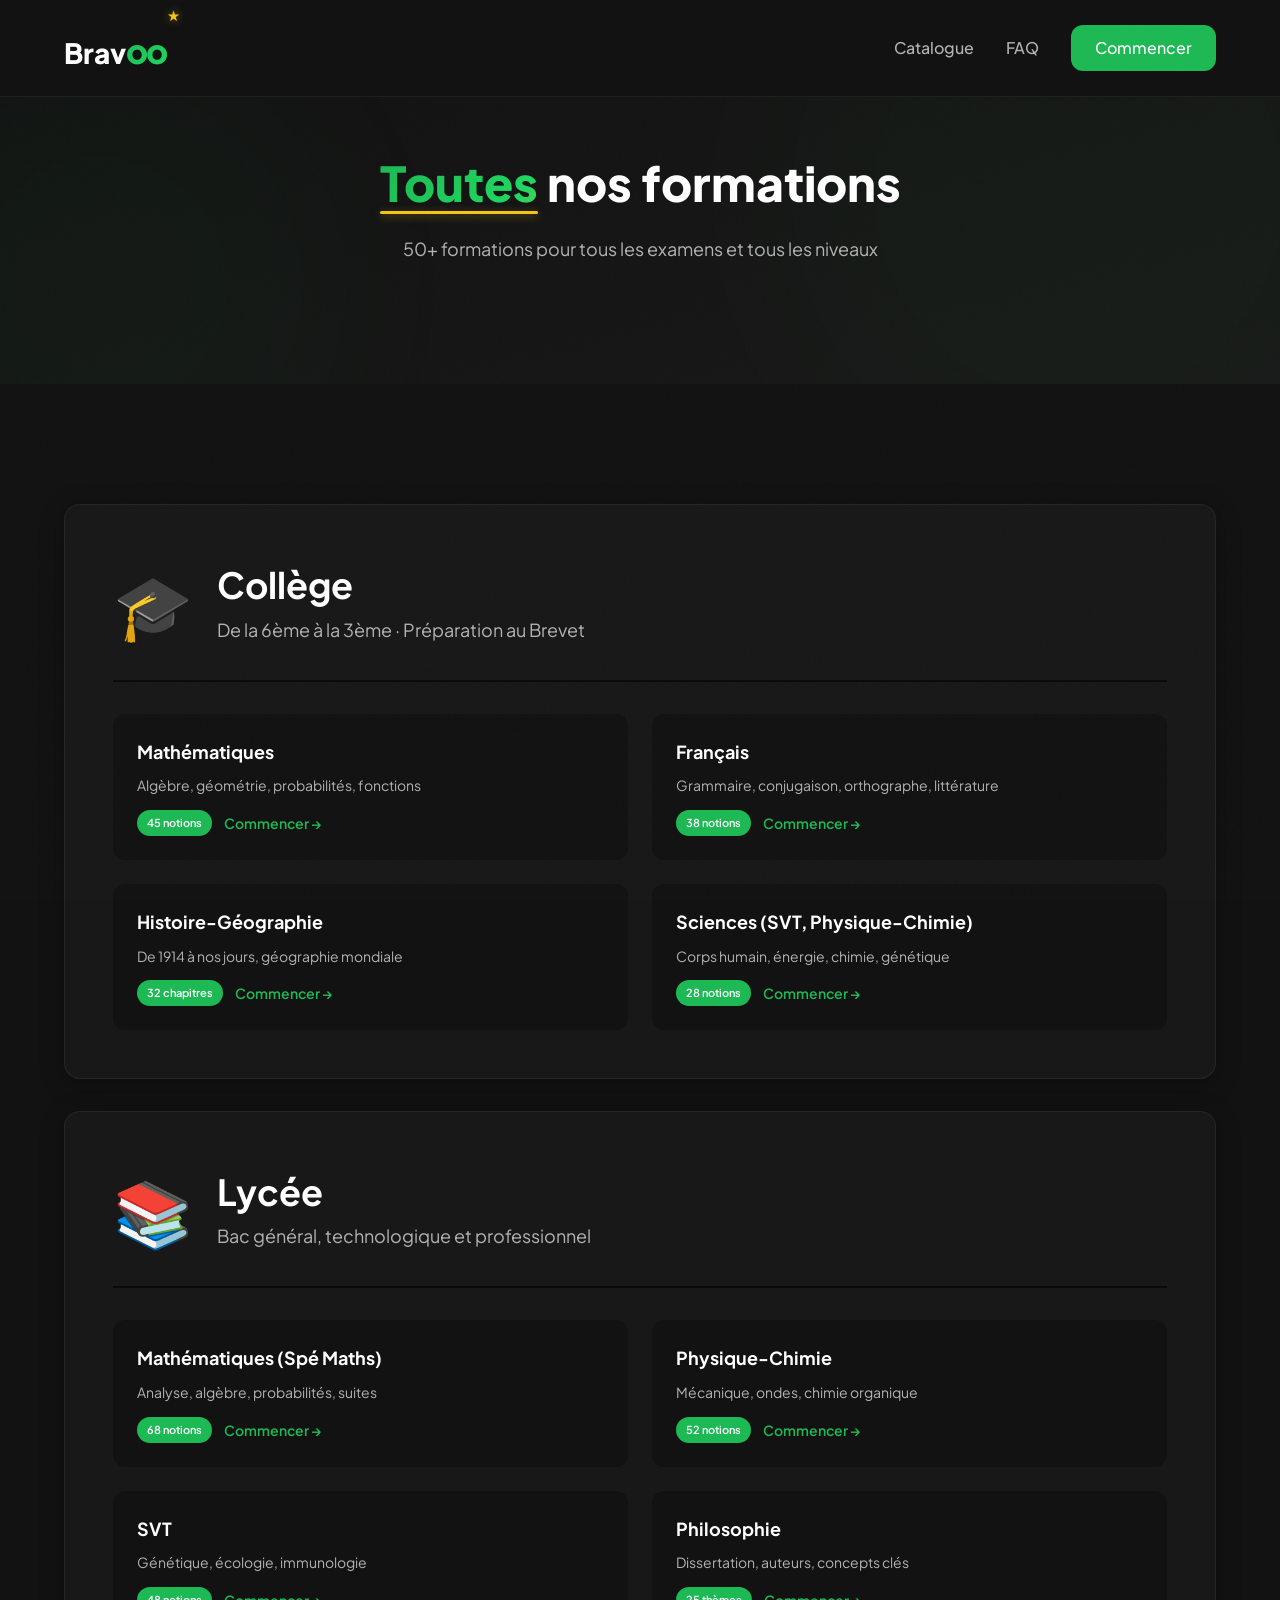
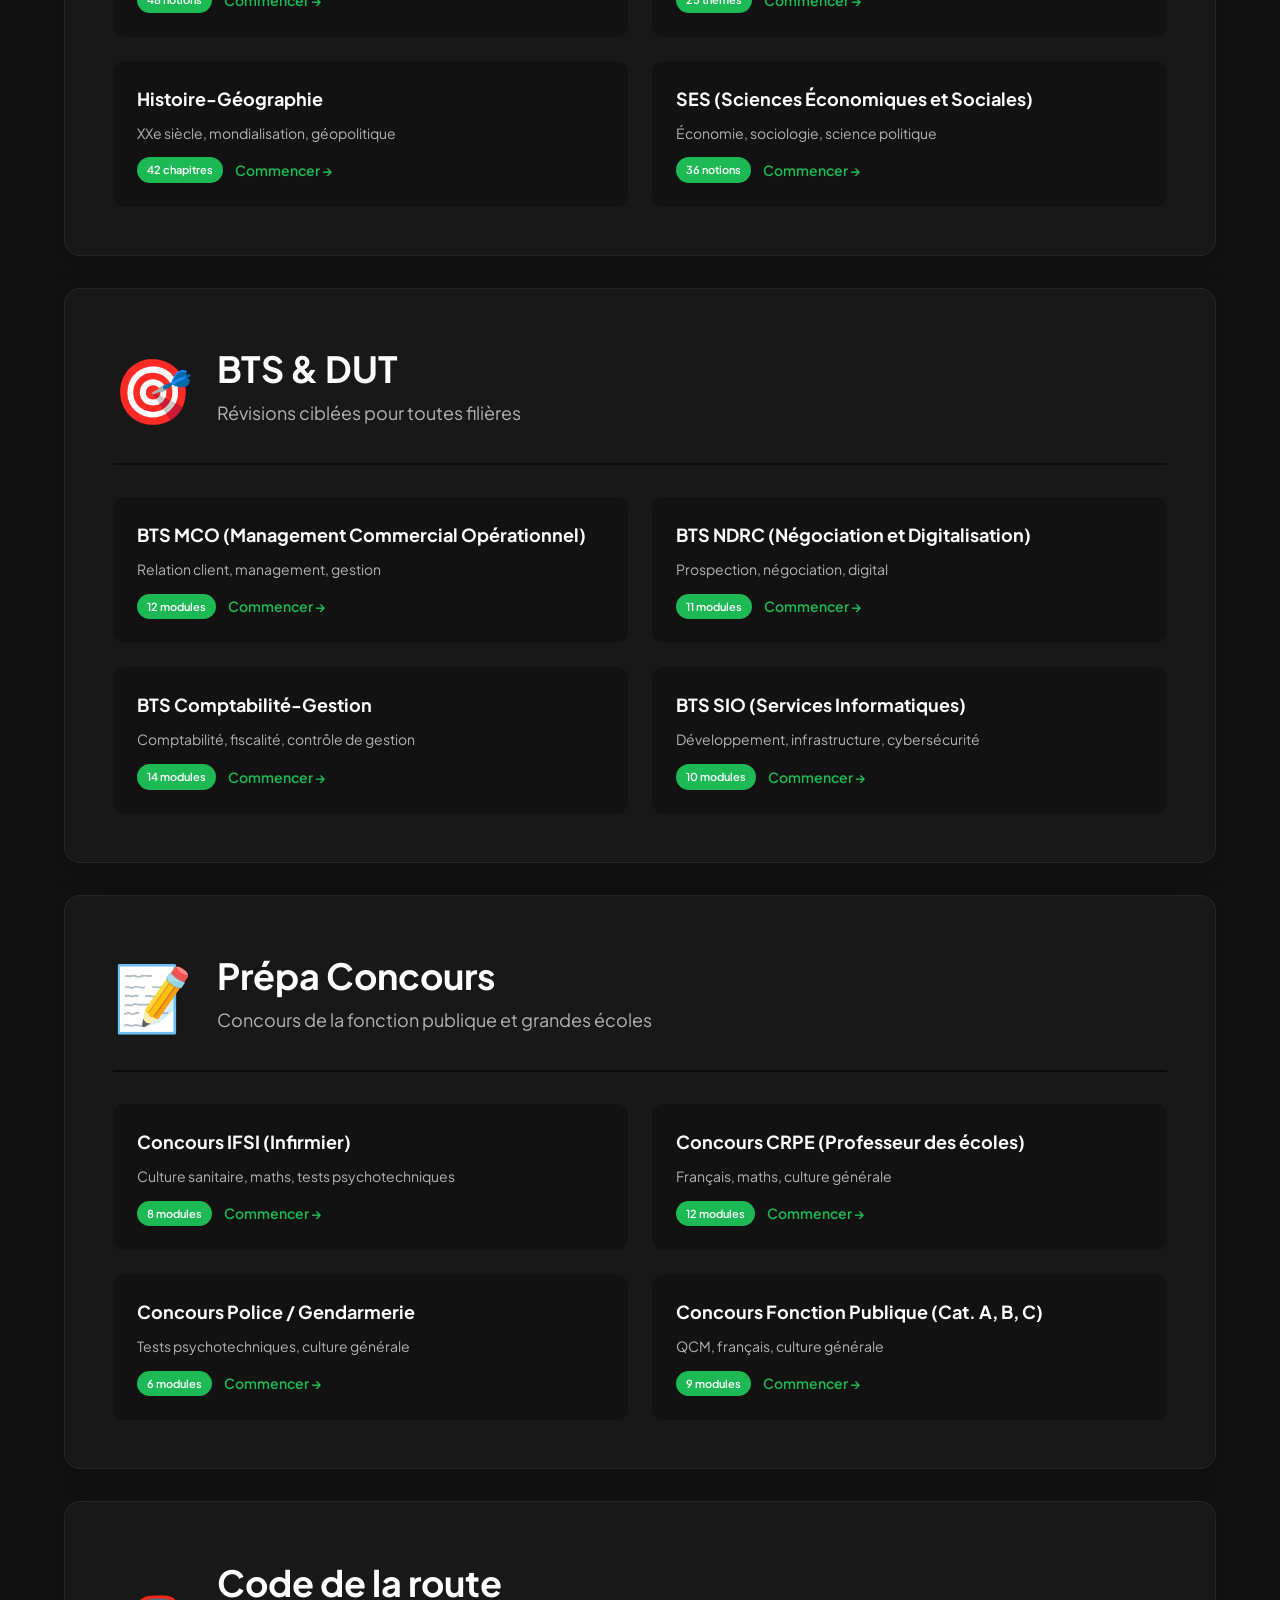
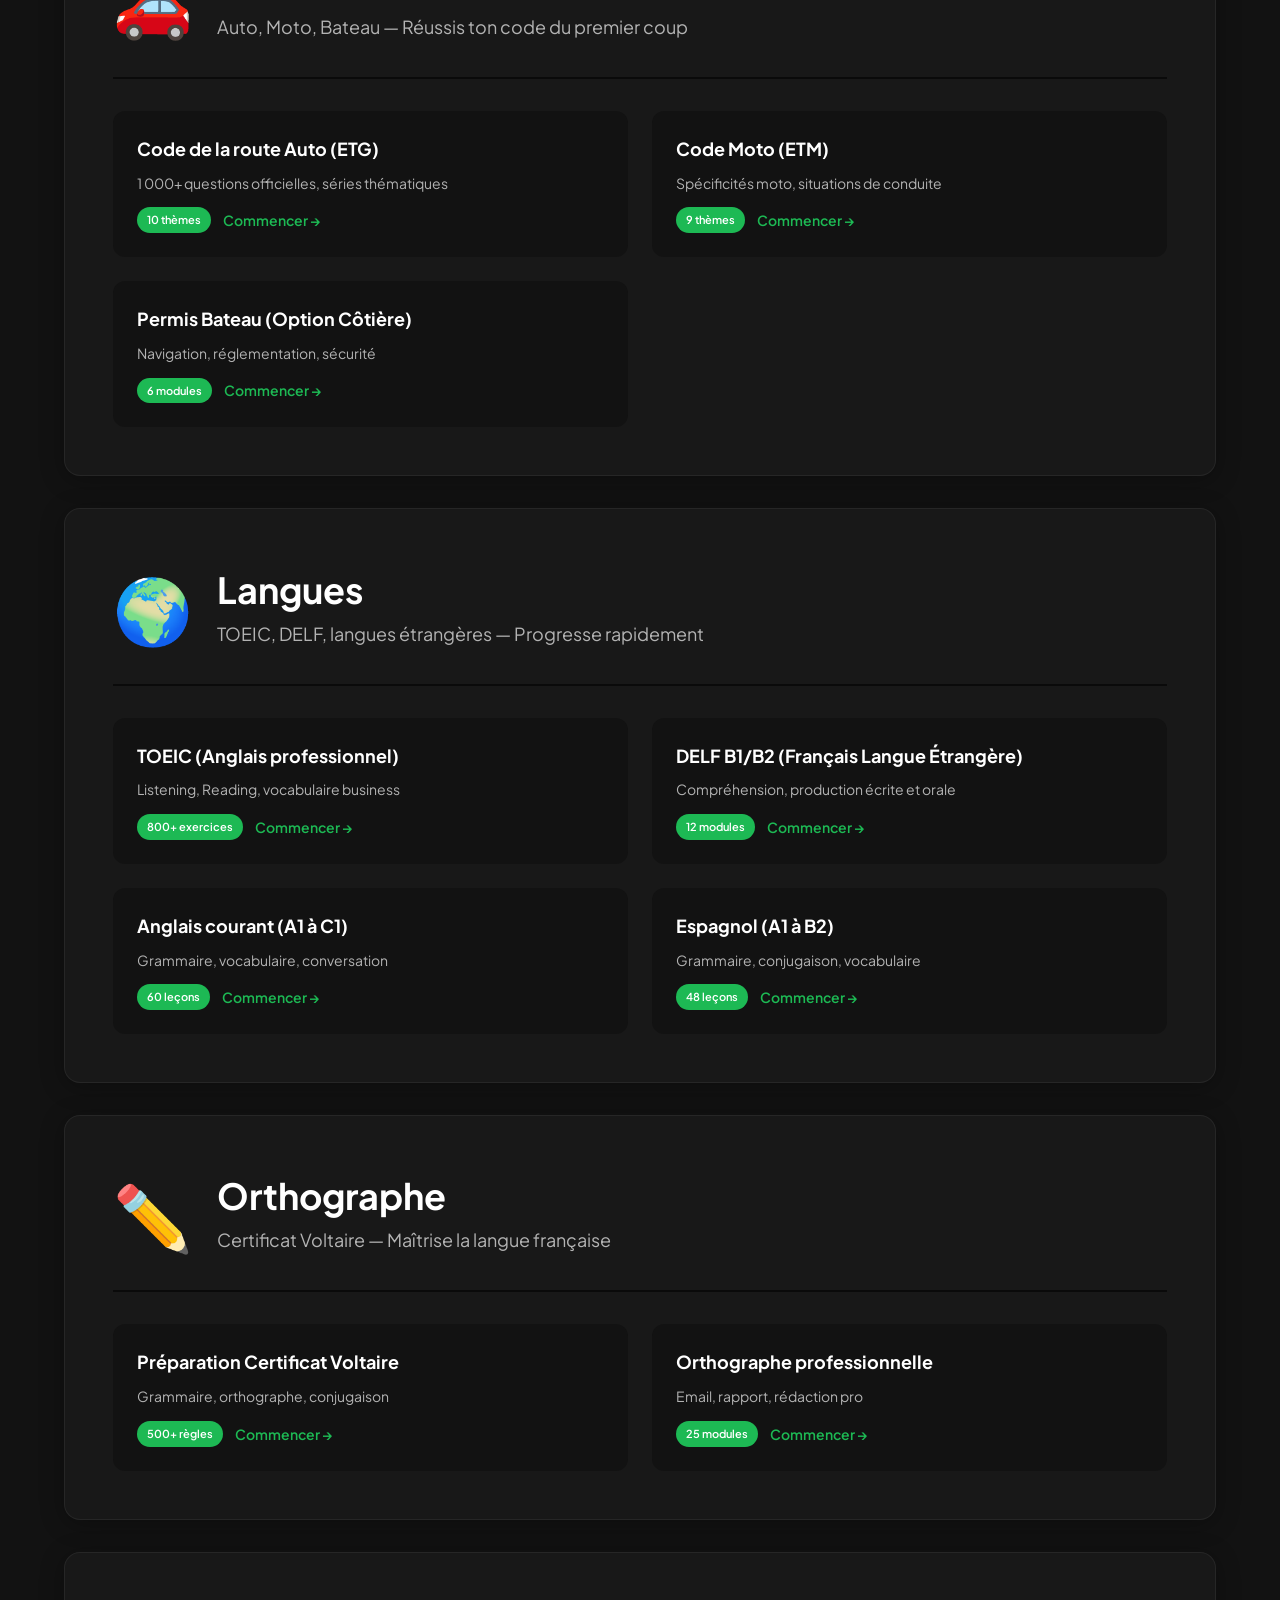
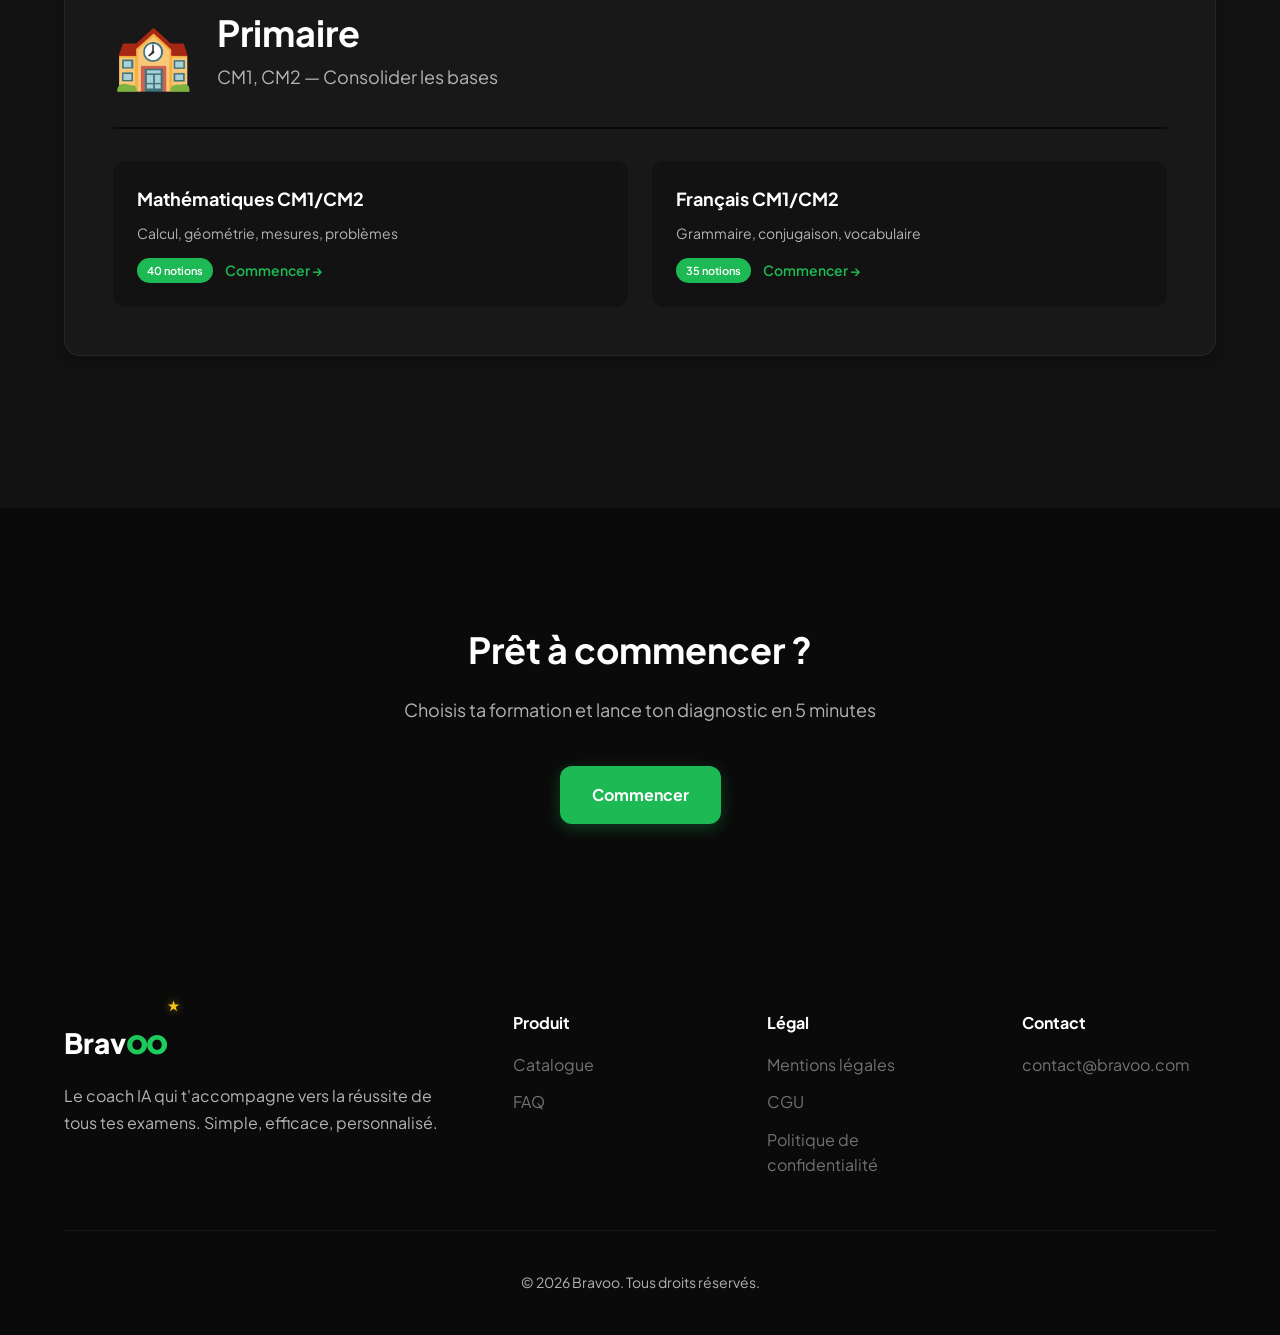
<file: catalogue.html>
<!DOCTYPE html>
<html lang="fr">
<head>
    <meta charset="UTF-8">
    <meta name="viewport" content="width=device-width, initial-scale=1.0">
    <link rel="icon" type="image/svg+xml" href="favicon.svg">
    <title>Catalogue des formations - Bravoo</title>
    <meta name="description" content="Explore toutes les formations disponibles sur Bravoo : Collège, Lycée, BTS, Prépa Concours, Code de la route, Langues, Orthographe, Primaire.">
    <link rel="preconnect" href="https://fonts.googleapis.com">
    <link rel="preconnect" href="https://fonts.gstatic.com" crossorigin>
    <link href="https://fonts.googleapis.com/css2?family=Plus+Jakarta+Sans:wght@400;500;600;700;800;900&display=swap" rel="stylesheet">
    <link rel="stylesheet" href="styles.css">
    <style>
        .catalogue-detail-section {
            padding: var(--section-spacing) 0;
            background: var(--bg-page);
        }

        .category-detail {
            background: var(--bg-surface);
            border: 1px solid var(--border-subtle);
            border-radius: var(--border-radius-card);
            padding: 48px;
            margin-bottom: 32px;
            box-shadow: var(--card-shadow);
        }

        .category-detail-header {
            display: flex;
            align-items: center;
            gap: 24px;
            margin-bottom: 32px;
            padding-bottom: 24px;
            border-bottom: 2px solid var(--bg-section-alt);
        }

        .category-detail-icon {
            font-size: 64px;
        }

        .category-detail-title h2 {
            margin-bottom: 8px;
        }

        .category-detail-title p {
            font-size: 18px;
        }

        .formations-list {
            display: grid;
            grid-template-columns: repeat(2, 1fr);
            gap: 24px;
            margin-top: 32px;
        }

        .formation-item {
            background: var(--bg-page);
            border-radius: 12px;
            padding: 24px;
            transition: all 0.3s;
        }

        .formation-item:hover {
            background: var(--bg-section-alt);
            transform: translateX(4px);
        }

        .formation-item h4 {
            font-size: 18px;
            color: var(--text-primary);
            margin-bottom: 8px;
        }

        .formation-item p {
            font-size: 14px;
            margin-bottom: 12px;
        }

        .formation-meta {
            display: flex;
            gap: 12px;
            align-items: center;
        }

        .formation-badge {
            background: var(--primary);
            color: var(--white);
            font-size: 11px;
            font-weight: 600;
            padding: 4px 10px;
            border-radius: var(--border-radius-pill);
        }

        .formation-cta {
            font-size: 14px;
            color: var(--primary);
            font-weight: 600;
            text-decoration: none;
            display: inline-flex;
            align-items: center;
            gap: 4px;
        }

        @media (max-width: 768px) {
            .formations-list {
                grid-template-columns: 1fr;
            }

            .category-detail {
                padding: 32px 24px;
            }

            .category-detail-header {
                flex-direction: column;
                text-align: center;
            }
        }
    </style>
</head>
<body>

    <!-- Navigation -->
    <nav class="nav">
        <div class="container">
            <div class="nav-content">
                <a href="index.html" class="logo">
                    <span class="logo-brav">Brav</span><span class="logo-oo">oo</span>
                </a>
                <div class="nav-links" id="navLinks">
                    <a href="catalogue.html">Catalogue</a>
                    <a href="faq.html">FAQ</a>
                    <a href="https://app.bravoo.fr" class="cta-nav">Commencer</a>
                </div>
                <button class="menu-toggle" id="menuToggle">☰</button>
            </div>
        </div>
    </nav>

    <!-- Hero Catalogue -->
    <section class="hero hero-compact">
        <div class="container">
            <div class="section-header">
                <h1>Toutes nos formations</h1>
                <p>50+ formations pour tous les examens et tous les niveaux</p>
            </div>
        </div>
    </section>

    <!-- Catalogue détaillé -->
    <section class="catalogue-detail-section">
        <div class="container">

            <!-- Collège -->
            <div class="category-detail fade-in">
                <div class="category-detail-header">
                    <div class="category-detail-icon">🎓</div>
                    <div class="category-detail-title">
                        <h2>Collège</h2>
                        <p>De la 6ème à la 3ème · Préparation au Brevet</p>
                    </div>
                </div>
                <div class="formations-list">
                    <div class="formation-item">
                        <h4>Mathématiques</h4>
                        <p>Algèbre, géométrie, probabilités, fonctions</p>
                        <div class="formation-meta">
                            <span class="formation-badge">45 notions</span>
                            <a href="https://app.bravoo.fr" class="formation-cta">Commencer →</a>
                        </div>
                    </div>
                    <div class="formation-item">
                        <h4>Français</h4>
                        <p>Grammaire, conjugaison, orthographe, littérature</p>
                        <div class="formation-meta">
                            <span class="formation-badge">38 notions</span>
                            <a href="https://app.bravoo.fr" class="formation-cta">Commencer →</a>
                        </div>
                    </div>
                    <div class="formation-item">
                        <h4>Histoire-Géographie</h4>
                        <p>De 1914 à nos jours, géographie mondiale</p>
                        <div class="formation-meta">
                            <span class="formation-badge">32 chapitres</span>
                            <a href="https://app.bravoo.fr" class="formation-cta">Commencer →</a>
                        </div>
                    </div>
                    <div class="formation-item">
                        <h4>Sciences (SVT, Physique-Chimie)</h4>
                        <p>Corps humain, énergie, chimie, génétique</p>
                        <div class="formation-meta">
                            <span class="formation-badge">28 notions</span>
                            <a href="https://app.bravoo.fr" class="formation-cta">Commencer →</a>
                        </div>
                    </div>
                </div>
            </div>

            <!-- Lycée -->
            <div class="category-detail fade-in">
                <div class="category-detail-header">
                    <div class="category-detail-icon">📚</div>
                    <div class="category-detail-title">
                        <h2>Lycée</h2>
                        <p>Bac général, technologique et professionnel</p>
                    </div>
                </div>
                <div class="formations-list">
                    <div class="formation-item">
                        <h4>Mathématiques (Spé Maths)</h4>
                        <p>Analyse, algèbre, probabilités, suites</p>
                        <div class="formation-meta">
                            <span class="formation-badge">68 notions</span>
                            <a href="https://app.bravoo.fr" class="formation-cta">Commencer →</a>
                        </div>
                    </div>
                    <div class="formation-item">
                        <h4>Physique-Chimie</h4>
                        <p>Mécanique, ondes, chimie organique</p>
                        <div class="formation-meta">
                            <span class="formation-badge">52 notions</span>
                            <a href="https://app.bravoo.fr" class="formation-cta">Commencer →</a>
                        </div>
                    </div>
                    <div class="formation-item">
                        <h4>SVT</h4>
                        <p>Génétique, écologie, immunologie</p>
                        <div class="formation-meta">
                            <span class="formation-badge">48 notions</span>
                            <a href="https://app.bravoo.fr" class="formation-cta">Commencer →</a>
                        </div>
                    </div>
                    <div class="formation-item">
                        <h4>Philosophie</h4>
                        <p>Dissertation, auteurs, concepts clés</p>
                        <div class="formation-meta">
                            <span class="formation-badge">25 thèmes</span>
                            <a href="https://app.bravoo.fr" class="formation-cta">Commencer →</a>
                        </div>
                    </div>
                    <div class="formation-item">
                        <h4>Histoire-Géographie</h4>
                        <p>XXe siècle, mondialisation, géopolitique</p>
                        <div class="formation-meta">
                            <span class="formation-badge">42 chapitres</span>
                            <a href="https://app.bravoo.fr" class="formation-cta">Commencer →</a>
                        </div>
                    </div>
                    <div class="formation-item">
                        <h4>SES (Sciences Économiques et Sociales)</h4>
                        <p>Économie, sociologie, science politique</p>
                        <div class="formation-meta">
                            <span class="formation-badge">36 notions</span>
                            <a href="https://app.bravoo.fr" class="formation-cta">Commencer →</a>
                        </div>
                    </div>
                </div>
            </div>

            <!-- BTS & DUT -->
            <div class="category-detail fade-in">
                <div class="category-detail-header">
                    <div class="category-detail-icon">🎯</div>
                    <div class="category-detail-title">
                        <h2>BTS & DUT</h2>
                        <p>Révisions ciblées pour toutes filières</p>
                    </div>
                </div>
                <div class="formations-list">
                    <div class="formation-item">
                        <h4>BTS MCO (Management Commercial Opérationnel)</h4>
                        <p>Relation client, management, gestion</p>
                        <div class="formation-meta">
                            <span class="formation-badge">12 modules</span>
                            <a href="https://app.bravoo.fr" class="formation-cta">Commencer →</a>
                        </div>
                    </div>
                    <div class="formation-item">
                        <h4>BTS NDRC (Négociation et Digitalisation)</h4>
                        <p>Prospection, négociation, digital</p>
                        <div class="formation-meta">
                            <span class="formation-badge">11 modules</span>
                            <a href="https://app.bravoo.fr" class="formation-cta">Commencer →</a>
                        </div>
                    </div>
                    <div class="formation-item">
                        <h4>BTS Comptabilité-Gestion</h4>
                        <p>Comptabilité, fiscalité, contrôle de gestion</p>
                        <div class="formation-meta">
                            <span class="formation-badge">14 modules</span>
                            <a href="https://app.bravoo.fr" class="formation-cta">Commencer →</a>
                        </div>
                    </div>
                    <div class="formation-item">
                        <h4>BTS SIO (Services Informatiques)</h4>
                        <p>Développement, infrastructure, cybersécurité</p>
                        <div class="formation-meta">
                            <span class="formation-badge">10 modules</span>
                            <a href="https://app.bravoo.fr" class="formation-cta">Commencer →</a>
                        </div>
                    </div>
                </div>
            </div>

            <!-- Prépa Concours -->
            <div class="category-detail fade-in">
                <div class="category-detail-header">
                    <div class="category-detail-icon">📝</div>
                    <div class="category-detail-title">
                        <h2>Prépa Concours</h2>
                        <p>Concours de la fonction publique et grandes écoles</p>
                    </div>
                </div>
                <div class="formations-list">
                    <div class="formation-item">
                        <h4>Concours IFSI (Infirmier)</h4>
                        <p>Culture sanitaire, maths, tests psychotechniques</p>
                        <div class="formation-meta">
                            <span class="formation-badge">8 modules</span>
                            <a href="https://app.bravoo.fr" class="formation-cta">Commencer →</a>
                        </div>
                    </div>
                    <div class="formation-item">
                        <h4>Concours CRPE (Professeur des écoles)</h4>
                        <p>Français, maths, culture générale</p>
                        <div class="formation-meta">
                            <span class="formation-badge">12 modules</span>
                            <a href="https://app.bravoo.fr" class="formation-cta">Commencer →</a>
                        </div>
                    </div>
                    <div class="formation-item">
                        <h4>Concours Police / Gendarmerie</h4>
                        <p>Tests psychotechniques, culture générale</p>
                        <div class="formation-meta">
                            <span class="formation-badge">6 modules</span>
                            <a href="https://app.bravoo.fr" class="formation-cta">Commencer →</a>
                        </div>
                    </div>
                    <div class="formation-item">
                        <h4>Concours Fonction Publique (Cat. A, B, C)</h4>
                        <p>QCM, français, culture générale</p>
                        <div class="formation-meta">
                            <span class="formation-badge">9 modules</span>
                            <a href="https://app.bravoo.fr" class="formation-cta">Commencer →</a>
                        </div>
                    </div>
                </div>
            </div>

            <!-- Code de la route -->
            <div class="category-detail fade-in">
                <div class="category-detail-header">
                    <div class="category-detail-icon">🚗</div>
                    <div class="category-detail-title">
                        <h2>Code de la route</h2>
                        <p>Auto, Moto, Bateau — Réussis ton code du premier coup</p>
                    </div>
                </div>
                <div class="formations-list">
                    <div class="formation-item">
                        <h4>Code de la route Auto (ETG)</h4>
                        <p>1 000+ questions officielles, séries thématiques</p>
                        <div class="formation-meta">
                            <span class="formation-badge">10 thèmes</span>
                            <a href="https://app.bravoo.fr" class="formation-cta">Commencer →</a>
                        </div>
                    </div>
                    <div class="formation-item">
                        <h4>Code Moto (ETM)</h4>
                        <p>Spécificités moto, situations de conduite</p>
                        <div class="formation-meta">
                            <span class="formation-badge">9 thèmes</span>
                            <a href="https://app.bravoo.fr" class="formation-cta">Commencer →</a>
                        </div>
                    </div>
                    <div class="formation-item">
                        <h4>Permis Bateau (Option Côtière)</h4>
                        <p>Navigation, réglementation, sécurité</p>
                        <div class="formation-meta">
                            <span class="formation-badge">6 modules</span>
                            <a href="https://app.bravoo.fr" class="formation-cta">Commencer →</a>
                        </div>
                    </div>
                </div>
            </div>

            <!-- Langues -->
            <div class="category-detail fade-in">
                <div class="category-detail-header">
                    <div class="category-detail-icon">🌍</div>
                    <div class="category-detail-title">
                        <h2>Langues</h2>
                        <p>TOEIC, DELF, langues étrangères — Progresse rapidement</p>
                    </div>
                </div>
                <div class="formations-list">
                    <div class="formation-item">
                        <h4>TOEIC (Anglais professionnel)</h4>
                        <p>Listening, Reading, vocabulaire business</p>
                        <div class="formation-meta">
                            <span class="formation-badge">800+ exercices</span>
                            <a href="https://app.bravoo.fr" class="formation-cta">Commencer →</a>
                        </div>
                    </div>
                    <div class="formation-item">
                        <h4>DELF B1/B2 (Français Langue Étrangère)</h4>
                        <p>Compréhension, production écrite et orale</p>
                        <div class="formation-meta">
                            <span class="formation-badge">12 modules</span>
                            <a href="https://app.bravoo.fr" class="formation-cta">Commencer →</a>
                        </div>
                    </div>
                    <div class="formation-item">
                        <h4>Anglais courant (A1 à C1)</h4>
                        <p>Grammaire, vocabulaire, conversation</p>
                        <div class="formation-meta">
                            <span class="formation-badge">60 leçons</span>
                            <a href="https://app.bravoo.fr" class="formation-cta">Commencer →</a>
                        </div>
                    </div>
                    <div class="formation-item">
                        <h4>Espagnol (A1 à B2)</h4>
                        <p>Grammaire, conjugaison, vocabulaire</p>
                        <div class="formation-meta">
                            <span class="formation-badge">48 leçons</span>
                            <a href="https://app.bravoo.fr" class="formation-cta">Commencer →</a>
                        </div>
                    </div>
                </div>
            </div>

            <!-- Orthographe -->
            <div class="category-detail fade-in">
                <div class="category-detail-header">
                    <div class="category-detail-icon">✏️</div>
                    <div class="category-detail-title">
                        <h2>Orthographe</h2>
                        <p>Certificat Voltaire — Maîtrise la langue française</p>
                    </div>
                </div>
                <div class="formations-list">
                    <div class="formation-item">
                        <h4>Préparation Certificat Voltaire</h4>
                        <p>Grammaire, orthographe, conjugaison</p>
                        <div class="formation-meta">
                            <span class="formation-badge">500+ règles</span>
                            <a href="https://app.bravoo.fr" class="formation-cta">Commencer →</a>
                        </div>
                    </div>
                    <div class="formation-item">
                        <h4>Orthographe professionnelle</h4>
                        <p>Email, rapport, rédaction pro</p>
                        <div class="formation-meta">
                            <span class="formation-badge">25 modules</span>
                            <a href="https://app.bravoo.fr" class="formation-cta">Commencer →</a>
                        </div>
                    </div>
                </div>
            </div>

            <!-- Primaire -->
            <div class="category-detail fade-in">
                <div class="category-detail-header">
                    <div class="category-detail-icon">🏫</div>
                    <div class="category-detail-title">
                        <h2>Primaire</h2>
                        <p>CM1, CM2 — Consolider les bases</p>
                    </div>
                </div>
                <div class="formations-list">
                    <div class="formation-item">
                        <h4>Mathématiques CM1/CM2</h4>
                        <p>Calcul, géométrie, mesures, problèmes</p>
                        <div class="formation-meta">
                            <span class="formation-badge">40 notions</span>
                            <a href="https://app.bravoo.fr" class="formation-cta">Commencer →</a>
                        </div>
                    </div>
                    <div class="formation-item">
                        <h4>Français CM1/CM2</h4>
                        <p>Grammaire, conjugaison, vocabulaire</p>
                        <div class="formation-meta">
                            <span class="formation-badge">35 notions</span>
                            <a href="https://app.bravoo.fr" class="formation-cta">Commencer →</a>
                        </div>
                    </div>
                </div>
            </div>

        </div>
    </section>

    <!-- CTA Final -->
    <section class="final-cta-section">
        <div class="container fade-in">
            <h2>Prêt à commencer ?</h2>
            <p>Choisis ta formation et lance ton diagnostic en 5 minutes</p>
            <a href="https://app.bravoo.fr" class="btn btn-primary">Commencer</a>
        </div>
    </section>

    <!-- Footer -->
    <footer class="footer">
        <div class="container">
            <div class="footer-grid">
                <div class="footer-brand">
                    <div class="logo">
                        <span class="logo-brav">Brav</span><span class="logo-oo">oo</span>
                    </div>
                    <p>Le coach IA qui t'accompagne vers la réussite de tous tes examens. Simple, efficace, personnalisé.</p>
                </div>

                <div class="footer-col">
                    <h4>Produit</h4>
                    <ul>
                        <li><a href="catalogue.html">Catalogue</a></li>
                        <li><a href="faq.html">FAQ</a></li>
                    </ul>
                </div>

                <div class="footer-col">
                    <h4>Légal</h4>
                    <ul>
                        <li><a href="mentions-legales.html">Mentions légales</a></li>
                        <li><a href="cgu.html">CGU</a></li>
                        <li><a href="confidentialite.html">Politique de confidentialité</a></li>
                    </ul>
                </div>

                <div class="footer-col">
                    <h4>Contact</h4>
                    <ul>
                        <li><a href="mailto:contact@bravoo.com">contact@bravoo.com</a></li>
                    </ul>
                </div>
            </div>

            <div class="footer-bottom">
                <p>© 2026 Bravoo. Tous droits réservés.</p>
            </div>
        </div>
    </footer>

    <script src="script.js"></script>
</body>
</html>
</file>
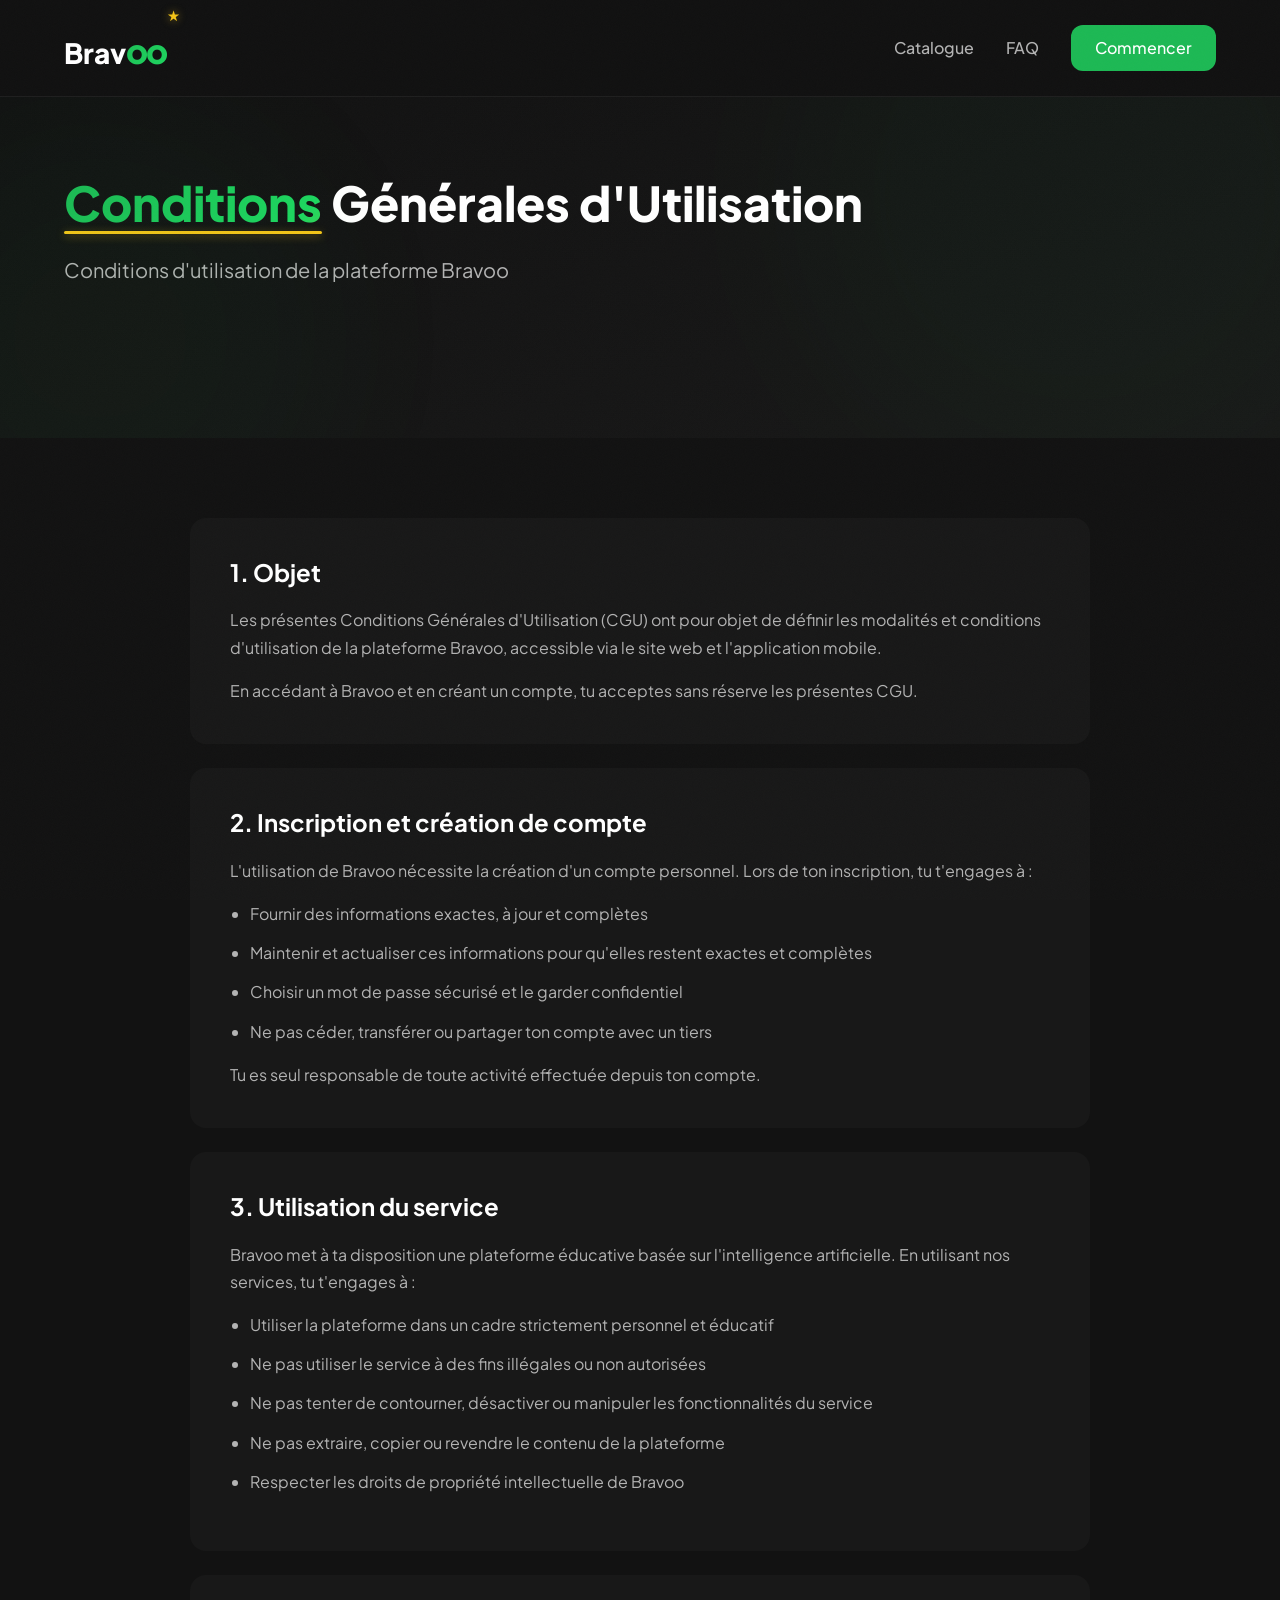
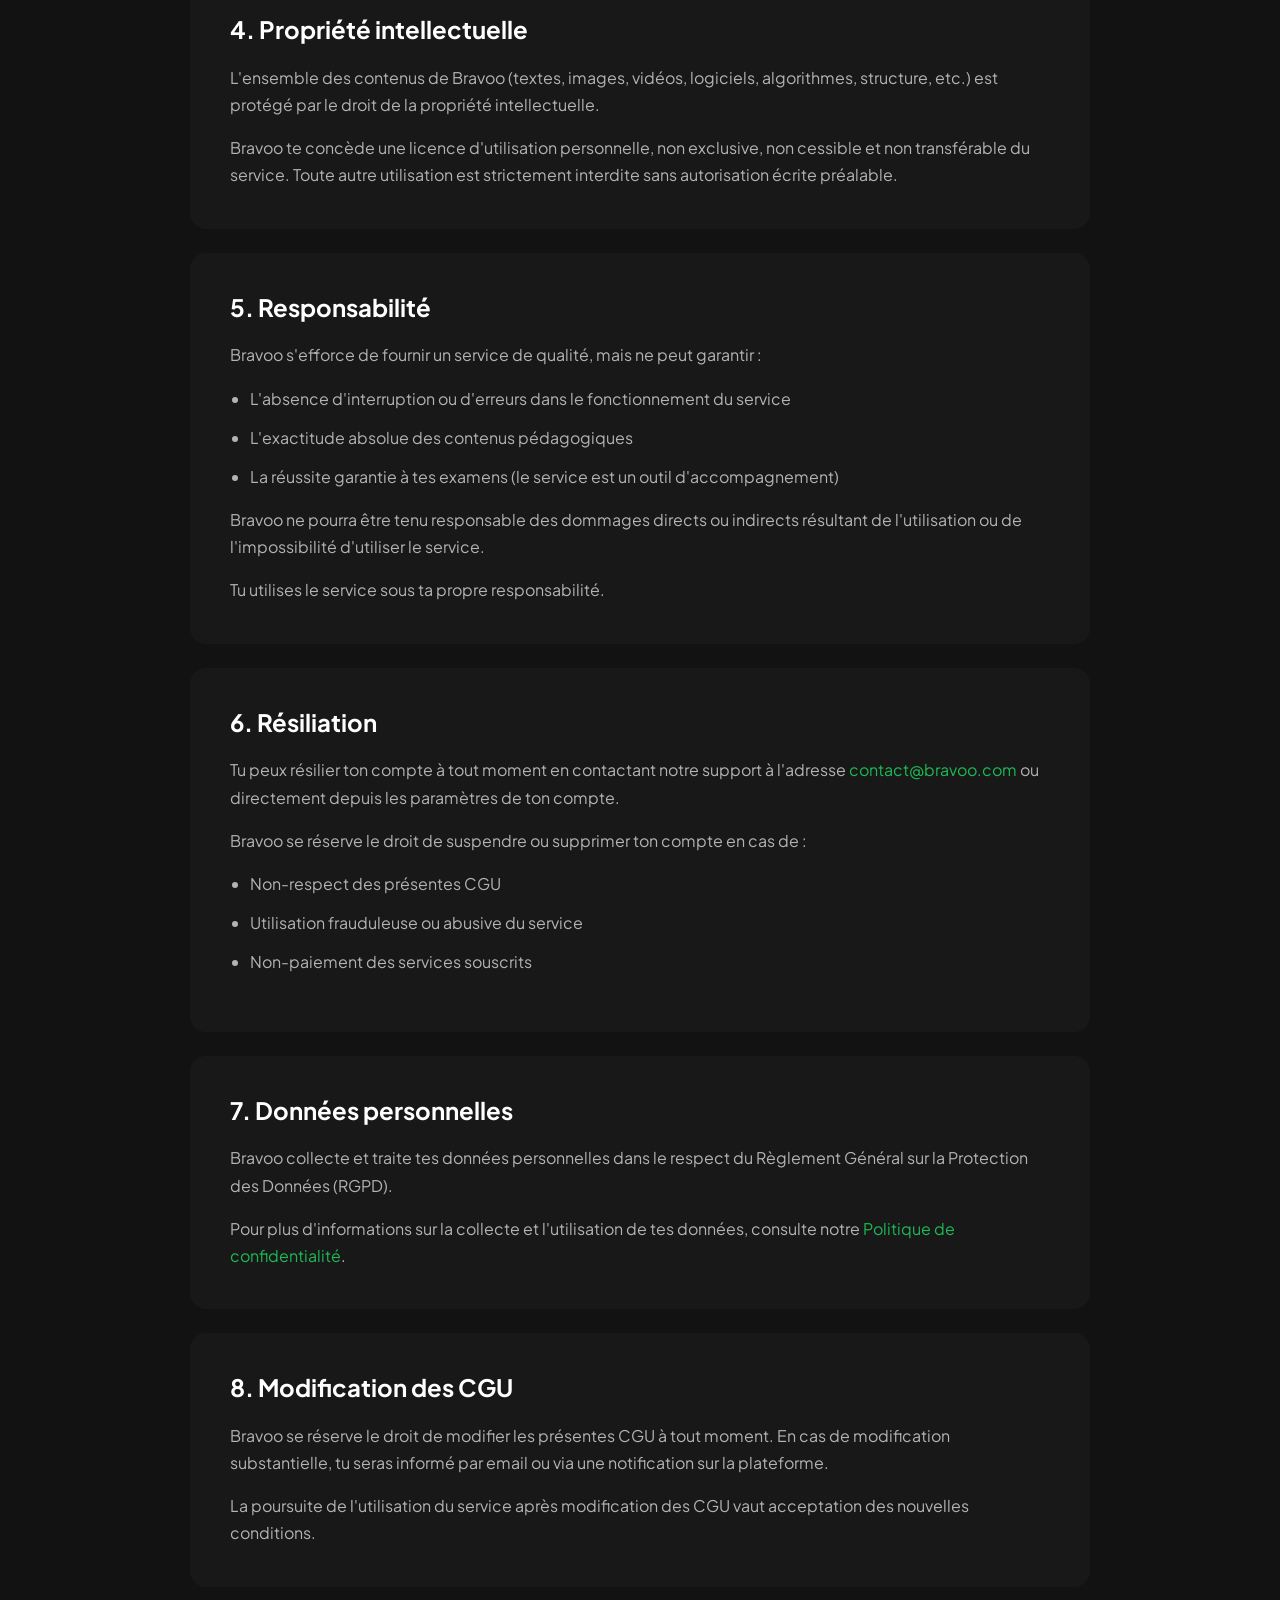
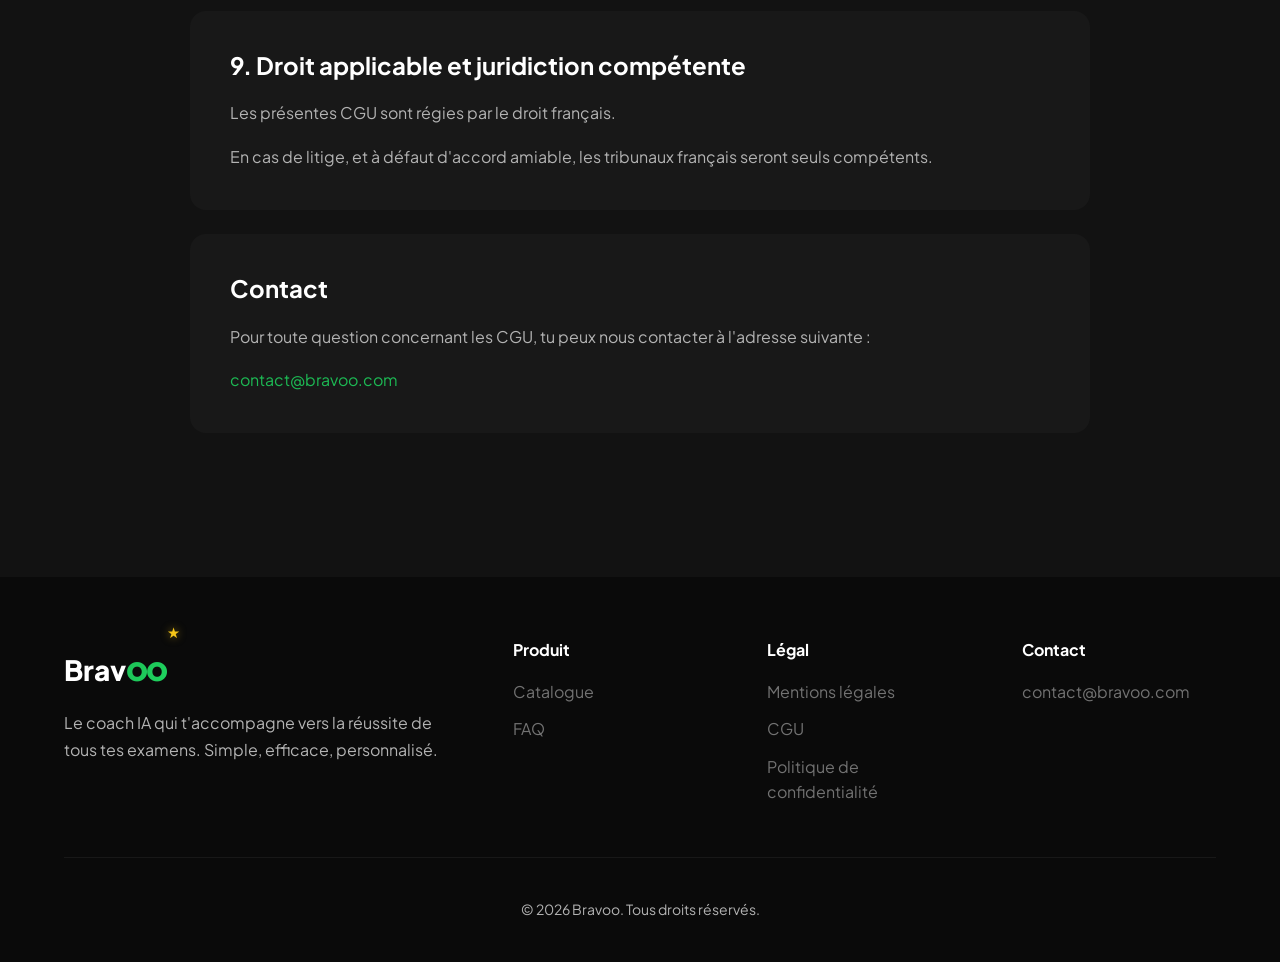
<file: cgu.html>
<!DOCTYPE html>
<html lang="fr">
<head>
    <meta charset="UTF-8">
    <meta name="viewport" content="width=device-width, initial-scale=1.0">
    <link rel="icon" type="image/svg+xml" href="favicon.svg">
    <title>Conditions Générales d'Utilisation - Bravoo</title>
    <meta name="description" content="Conditions générales d'utilisation de Bravoo">
    <link rel="preconnect" href="https://fonts.googleapis.com">
    <link rel="preconnect" href="https://fonts.gstatic.com" crossorigin>
    <link href="https://fonts.googleapis.com/css2?family=Plus+Jakarta+Sans:wght@400;500;600;700;800;900&display=swap" rel="stylesheet">
    <link rel="stylesheet" href="styles.css">
</head>
<body>

    <!-- Navigation -->
    <nav class="nav">
        <div class="container">
            <div class="nav-content">
                <a href="index.html" class="logo">
                    <span class="logo-brav">Brav</span><span class="logo-oo">oo</span>
                </a>
                <div class="nav-links" id="navLinks">
                    <a href="catalogue.html">Catalogue</a>
                    <a href="faq.html">FAQ</a>
                    <a href="https://app.bravoo.fr" class="cta-nav">Commencer</a>
                </div>
                <button class="menu-toggle" id="menuToggle">☰</button>
            </div>
        </div>
    </nav>

    <!-- Hero Section -->
    <section class="hero">
        <div class="container">
            <h1>Conditions Générales d'Utilisation</h1>
            <p class="hero-subtitle">Conditions d'utilisation de la plateforme Bravoo</p>
        </div>
    </section>

    <!-- Legal Content -->
    <section class="content-section">
        <div class="container">
            <div class="legal-content">
                
                <div class="legal-card">
                    <h2>1. Objet</h2>
                    <p>Les présentes Conditions Générales d'Utilisation (CGU) ont pour objet de définir les modalités et conditions d'utilisation de la plateforme Bravoo, accessible via le site web et l'application mobile.</p>
                    <p>En accédant à Bravoo et en créant un compte, tu acceptes sans réserve les présentes CGU.</p>
                </div>

                <div class="legal-card">
                    <h2>2. Inscription et création de compte</h2>
                    <p>L'utilisation de Bravoo nécessite la création d'un compte personnel. Lors de ton inscription, tu t'engages à :</p>
                    <ul>
                        <li>Fournir des informations exactes, à jour et complètes</li>
                        <li>Maintenir et actualiser ces informations pour qu'elles restent exactes et complètes</li>
                        <li>Choisir un mot de passe sécurisé et le garder confidentiel</li>
                        <li>Ne pas céder, transférer ou partager ton compte avec un tiers</li>
                    </ul>
                    <p>Tu es seul responsable de toute activité effectuée depuis ton compte.</p>
                </div>

                <div class="legal-card">
                    <h2>3. Utilisation du service</h2>
                    <p>Bravoo met à ta disposition une plateforme éducative basée sur l'intelligence artificielle. En utilisant nos services, tu t'engages à :</p>
                    <ul>
                        <li>Utiliser la plateforme dans un cadre strictement personnel et éducatif</li>
                        <li>Ne pas utiliser le service à des fins illégales ou non autorisées</li>
                        <li>Ne pas tenter de contourner, désactiver ou manipuler les fonctionnalités du service</li>
                        <li>Ne pas extraire, copier ou revendre le contenu de la plateforme</li>
                        <li>Respecter les droits de propriété intellectuelle de Bravoo</li>
                    </ul>
                </div>

                <div class="legal-card">
                    <h2>4. Propriété intellectuelle</h2>
                    <p>L'ensemble des contenus de Bravoo (textes, images, vidéos, logiciels, algorithmes, structure, etc.) est protégé par le droit de la propriété intellectuelle.</p>
                    <p>Bravoo te concède une licence d'utilisation personnelle, non exclusive, non cessible et non transférable du service. Toute autre utilisation est strictement interdite sans autorisation écrite préalable.</p>
                </div>

                <div class="legal-card">
                    <h2>5. Responsabilité</h2>
                    <p>Bravoo s'efforce de fournir un service de qualité, mais ne peut garantir :</p>
                    <ul>
                        <li>L'absence d'interruption ou d'erreurs dans le fonctionnement du service</li>
                        <li>L'exactitude absolue des contenus pédagogiques</li>
                        <li>La réussite garantie à tes examens (le service est un outil d'accompagnement)</li>
                    </ul>
                    <p>Bravoo ne pourra être tenu responsable des dommages directs ou indirects résultant de l'utilisation ou de l'impossibilité d'utiliser le service.</p>
                    <p>Tu utilises le service sous ta propre responsabilité.</p>
                </div>

                <div class="legal-card">
                    <h2>6. Résiliation</h2>
                    <p>Tu peux résilier ton compte à tout moment en contactant notre support à l'adresse <a href="mailto:contact@bravoo.com">contact@bravoo.com</a> ou directement depuis les paramètres de ton compte.</p>
                    <p>Bravoo se réserve le droit de suspendre ou supprimer ton compte en cas de :</p>
                    <ul>
                        <li>Non-respect des présentes CGU</li>
                        <li>Utilisation frauduleuse ou abusive du service</li>
                        <li>Non-paiement des services souscrits</li>
                    </ul>
                </div>

                <div class="legal-card">
                    <h2>7. Données personnelles</h2>
                    <p>Bravoo collecte et traite tes données personnelles dans le respect du Règlement Général sur la Protection des Données (RGPD).</p>
                    <p>Pour plus d'informations sur la collecte et l'utilisation de tes données, consulte notre <a href="confidentialite.html">Politique de confidentialité</a>.</p>
                </div>

                <div class="legal-card">
                    <h2>8. Modification des CGU</h2>
                    <p>Bravoo se réserve le droit de modifier les présentes CGU à tout moment. En cas de modification substantielle, tu seras informé par email ou via une notification sur la plateforme.</p>
                    <p>La poursuite de l'utilisation du service après modification des CGU vaut acceptation des nouvelles conditions.</p>
                </div>

                <div class="legal-card">
                    <h2>9. Droit applicable et juridiction compétente</h2>
                    <p>Les présentes CGU sont régies par le droit français.</p>
                    <p>En cas de litige, et à défaut d'accord amiable, les tribunaux français seront seuls compétents.</p>
                </div>

                <div class="legal-card">
                    <h2>Contact</h2>
                    <p>Pour toute question concernant les CGU, tu peux nous contacter à l'adresse suivante :</p>
                    <p><a href="mailto:contact@bravoo.com">contact@bravoo.com</a></p>
                </div>

            </div>
        </div>
    </section>

    <!-- Footer -->
    <footer class="footer">
        <div class="container">
            <div class="footer-grid">
                <div class="footer-brand">
                    <div class="logo">
                        <span class="logo-brav">Brav</span><span class="logo-oo">oo</span>
                    </div>
                    <p>Le coach IA qui t'accompagne vers la réussite de tous tes examens. Simple, efficace, personnalisé.</p>
                </div>

                <div class="footer-col">
                    <h4>Produit</h4>
                    <ul>
                        <li><a href="catalogue.html">Catalogue</a></li>
                        <li><a href="faq.html">FAQ</a></li>
                    </ul>
                </div>

                <div class="footer-col">
                    <h4>Légal</h4>
                    <ul>
                        <li><a href="mentions-legales.html">Mentions légales</a></li>
                        <li><a href="cgu.html">CGU</a></li>
                        <li><a href="confidentialite.html">Politique de confidentialité</a></li>
                    </ul>
                </div>

                <div class="footer-col">
                    <h4>Contact</h4>
                    <ul>
                        <li><a href="mailto:contact@bravoo.com">contact@bravoo.com</a></li>
                    </ul>
                </div>
            </div>

            <div class="footer-bottom">
                <p>© 2026 Bravoo. Tous droits réservés.</p>
            </div>
        </div>
    </footer>

    <script src="script.js"></script>
</body>
</html>
</file>
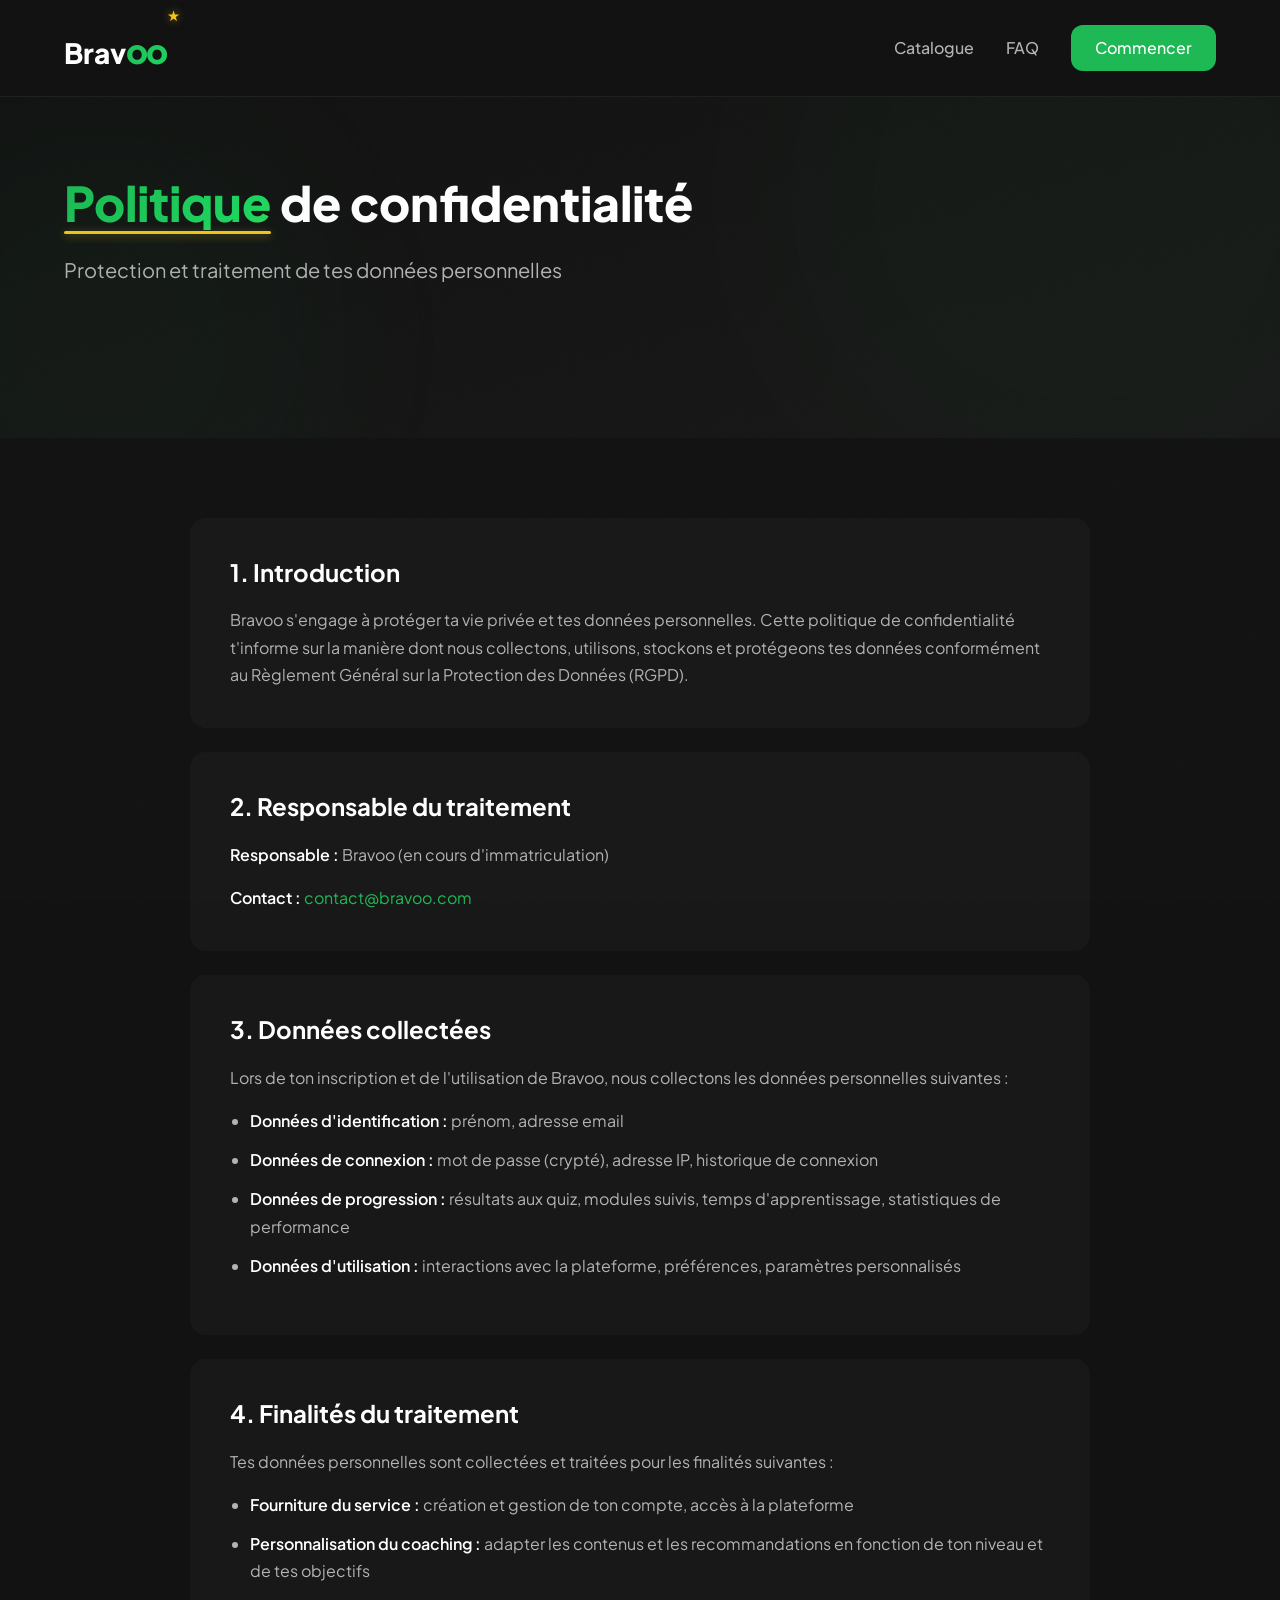
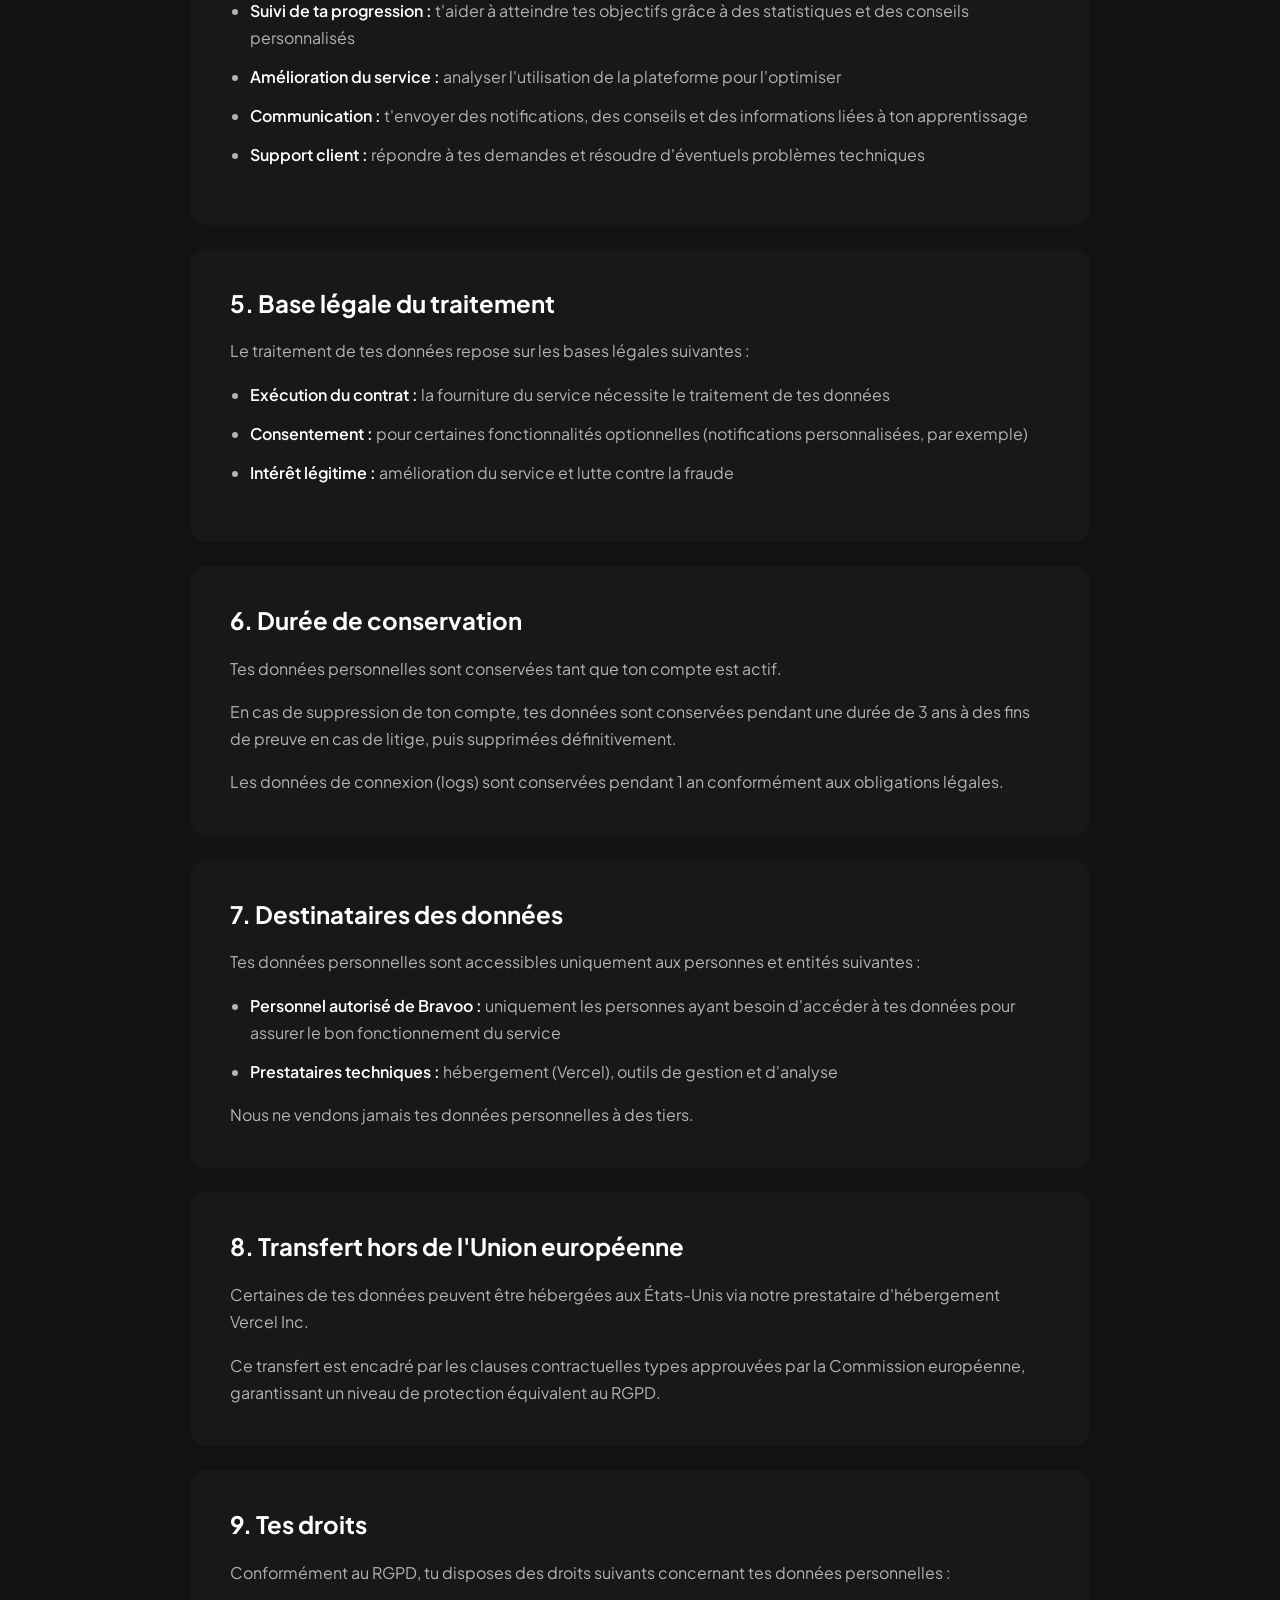
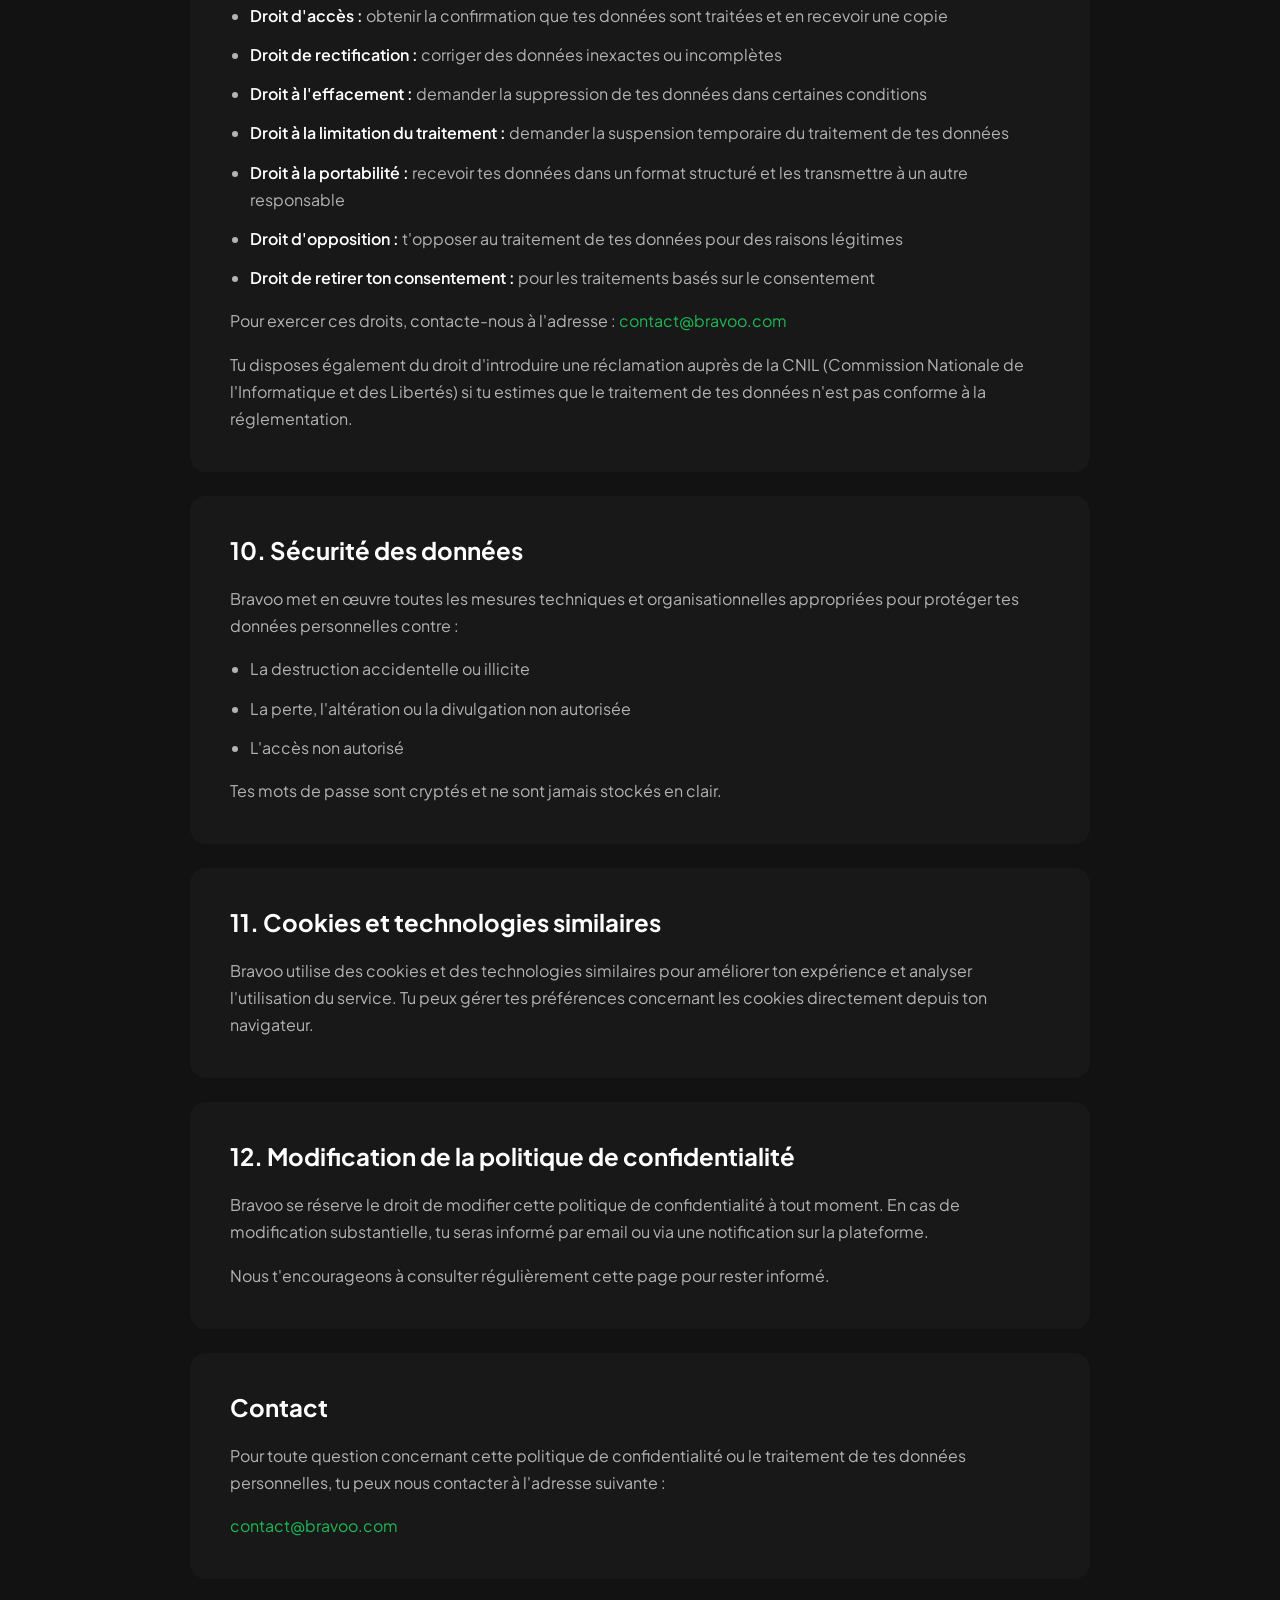
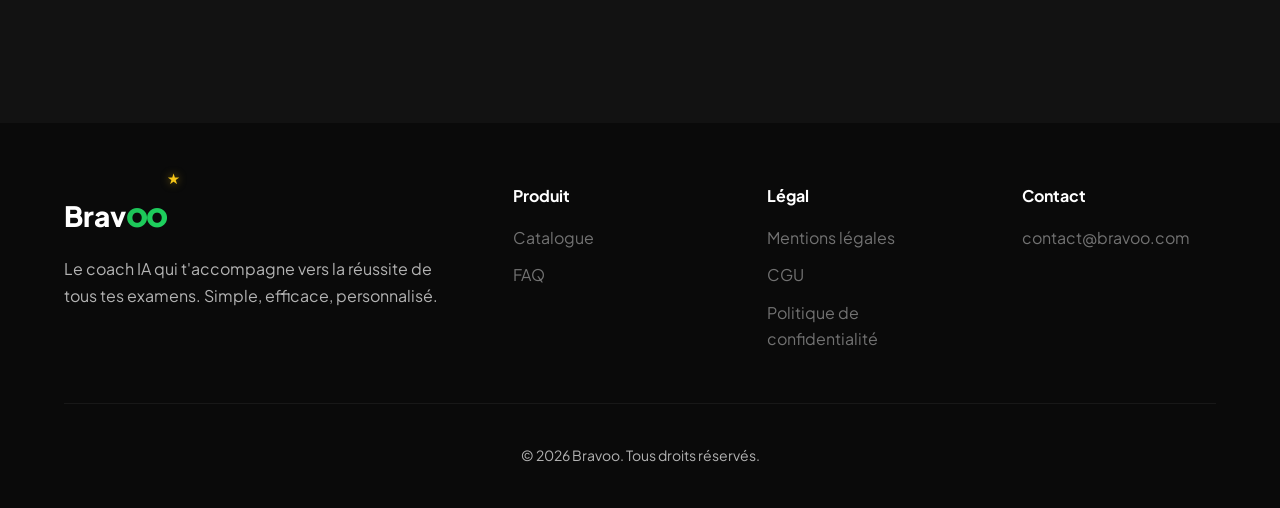
<file: confidentialite.html>
<!DOCTYPE html>
<html lang="fr">
<head>
    <meta charset="UTF-8">
    <meta name="viewport" content="width=device-width, initial-scale=1.0">
    <link rel="icon" type="image/svg+xml" href="favicon.svg">
    <title>Politique de confidentialité - Bravoo</title>
    <meta name="description" content="Politique de confidentialité et protection des données personnelles - Bravoo">
    <link rel="preconnect" href="https://fonts.googleapis.com">
    <link rel="preconnect" href="https://fonts.gstatic.com" crossorigin>
    <link href="https://fonts.googleapis.com/css2?family=Plus+Jakarta+Sans:wght@400;500;600;700;800;900&display=swap" rel="stylesheet">
    <link rel="stylesheet" href="styles.css">
</head>
<body>

    <!-- Navigation -->
    <nav class="nav">
        <div class="container">
            <div class="nav-content">
                <a href="index.html" class="logo">
                    <span class="logo-brav">Brav</span><span class="logo-oo">oo</span>
                </a>
                <div class="nav-links" id="navLinks">
                    <a href="catalogue.html">Catalogue</a>
                    <a href="faq.html">FAQ</a>
                    <a href="https://app.bravoo.fr" class="cta-nav">Commencer</a>
                </div>
                <button class="menu-toggle" id="menuToggle">☰</button>
            </div>
        </div>
    </nav>

    <!-- Hero Section -->
    <section class="hero">
        <div class="container">
            <h1>Politique de confidentialité</h1>
            <p class="hero-subtitle">Protection et traitement de tes données personnelles</p>
        </div>
    </section>

    <!-- Legal Content -->
    <section class="content-section">
        <div class="container">
            <div class="legal-content">
                
                <div class="legal-card">
                    <h2>1. Introduction</h2>
                    <p>Bravoo s'engage à protéger ta vie privée et tes données personnelles. Cette politique de confidentialité t'informe sur la manière dont nous collectons, utilisons, stockons et protégeons tes données conformément au Règlement Général sur la Protection des Données (RGPD).</p>
                </div>

                <div class="legal-card">
                    <h2>2. Responsable du traitement</h2>
                    <p><strong>Responsable :</strong> Bravoo (en cours d'immatriculation)</p>
                    <p><strong>Contact :</strong> <a href="mailto:contact@bravoo.com">contact@bravoo.com</a></p>
                </div>

                <div class="legal-card">
                    <h2>3. Données collectées</h2>
                    <p>Lors de ton inscription et de l'utilisation de Bravoo, nous collectons les données personnelles suivantes :</p>
                    <ul>
                        <li><strong>Données d'identification :</strong> prénom, adresse email</li>
                        <li><strong>Données de connexion :</strong> mot de passe (crypté), adresse IP, historique de connexion</li>
                        <li><strong>Données de progression :</strong> résultats aux quiz, modules suivis, temps d'apprentissage, statistiques de performance</li>
                        <li><strong>Données d'utilisation :</strong> interactions avec la plateforme, préférences, paramètres personnalisés</li>
                    </ul>
                </div>

                <div class="legal-card">
                    <h2>4. Finalités du traitement</h2>
                    <p>Tes données personnelles sont collectées et traitées pour les finalités suivantes :</p>
                    <ul>
                        <li><strong>Fourniture du service :</strong> création et gestion de ton compte, accès à la plateforme</li>
                        <li><strong>Personnalisation du coaching :</strong> adapter les contenus et les recommandations en fonction de ton niveau et de tes objectifs</li>
                        <li><strong>Suivi de ta progression :</strong> t'aider à atteindre tes objectifs grâce à des statistiques et des conseils personnalisés</li>
                        <li><strong>Amélioration du service :</strong> analyser l'utilisation de la plateforme pour l'optimiser</li>
                        <li><strong>Communication :</strong> t'envoyer des notifications, des conseils et des informations liées à ton apprentissage</li>
                        <li><strong>Support client :</strong> répondre à tes demandes et résoudre d'éventuels problèmes techniques</li>
                    </ul>
                </div>

                <div class="legal-card">
                    <h2>5. Base légale du traitement</h2>
                    <p>Le traitement de tes données repose sur les bases légales suivantes :</p>
                    <ul>
                        <li><strong>Exécution du contrat :</strong> la fourniture du service nécessite le traitement de tes données</li>
                        <li><strong>Consentement :</strong> pour certaines fonctionnalités optionnelles (notifications personnalisées, par exemple)</li>
                        <li><strong>Intérêt légitime :</strong> amélioration du service et lutte contre la fraude</li>
                    </ul>
                </div>

                <div class="legal-card">
                    <h2>6. Durée de conservation</h2>
                    <p>Tes données personnelles sont conservées tant que ton compte est actif.</p>
                    <p>En cas de suppression de ton compte, tes données sont conservées pendant une durée de 3 ans à des fins de preuve en cas de litige, puis supprimées définitivement.</p>
                    <p>Les données de connexion (logs) sont conservées pendant 1 an conformément aux obligations légales.</p>
                </div>

                <div class="legal-card">
                    <h2>7. Destinataires des données</h2>
                    <p>Tes données personnelles sont accessibles uniquement aux personnes et entités suivantes :</p>
                    <ul>
                        <li><strong>Personnel autorisé de Bravoo :</strong> uniquement les personnes ayant besoin d'accéder à tes données pour assurer le bon fonctionnement du service</li>
                        <li><strong>Prestataires techniques :</strong> hébergement (Vercel), outils de gestion et d'analyse</li>
                    </ul>
                    <p>Nous ne vendons jamais tes données personnelles à des tiers.</p>
                </div>

                <div class="legal-card">
                    <h2>8. Transfert hors de l'Union européenne</h2>
                    <p>Certaines de tes données peuvent être hébergées aux États-Unis via notre prestataire d'hébergement Vercel Inc.</p>
                    <p>Ce transfert est encadré par les clauses contractuelles types approuvées par la Commission européenne, garantissant un niveau de protection équivalent au RGPD.</p>
                </div>

                <div class="legal-card">
                    <h2>9. Tes droits</h2>
                    <p>Conformément au RGPD, tu disposes des droits suivants concernant tes données personnelles :</p>
                    <ul>
                        <li><strong>Droit d'accès :</strong> obtenir la confirmation que tes données sont traitées et en recevoir une copie</li>
                        <li><strong>Droit de rectification :</strong> corriger des données inexactes ou incomplètes</li>
                        <li><strong>Droit à l'effacement :</strong> demander la suppression de tes données dans certaines conditions</li>
                        <li><strong>Droit à la limitation du traitement :</strong> demander la suspension temporaire du traitement de tes données</li>
                        <li><strong>Droit à la portabilité :</strong> recevoir tes données dans un format structuré et les transmettre à un autre responsable</li>
                        <li><strong>Droit d'opposition :</strong> t'opposer au traitement de tes données pour des raisons légitimes</li>
                        <li><strong>Droit de retirer ton consentement :</strong> pour les traitements basés sur le consentement</li>
                    </ul>
                    <p>Pour exercer ces droits, contacte-nous à l'adresse : <a href="mailto:contact@bravoo.com">contact@bravoo.com</a></p>
                    <p>Tu disposes également du droit d'introduire une réclamation auprès de la CNIL (Commission Nationale de l'Informatique et des Libertés) si tu estimes que le traitement de tes données n'est pas conforme à la réglementation.</p>
                </div>

                <div class="legal-card">
                    <h2>10. Sécurité des données</h2>
                    <p>Bravoo met en œuvre toutes les mesures techniques et organisationnelles appropriées pour protéger tes données personnelles contre :</p>
                    <ul>
                        <li>La destruction accidentelle ou illicite</li>
                        <li>La perte, l'altération ou la divulgation non autorisée</li>
                        <li>L'accès non autorisé</li>
                    </ul>
                    <p>Tes mots de passe sont cryptés et ne sont jamais stockés en clair.</p>
                </div>

                <div class="legal-card">
                    <h2>11. Cookies et technologies similaires</h2>
                    <p>Bravoo utilise des cookies et des technologies similaires pour améliorer ton expérience et analyser l'utilisation du service. Tu peux gérer tes préférences concernant les cookies directement depuis ton navigateur.</p>
                </div>

                <div class="legal-card">
                    <h2>12. Modification de la politique de confidentialité</h2>
                    <p>Bravoo se réserve le droit de modifier cette politique de confidentialité à tout moment. En cas de modification substantielle, tu seras informé par email ou via une notification sur la plateforme.</p>
                    <p>Nous t'encourageons à consulter régulièrement cette page pour rester informé.</p>
                </div>

                <div class="legal-card">
                    <h2>Contact</h2>
                    <p>Pour toute question concernant cette politique de confidentialité ou le traitement de tes données personnelles, tu peux nous contacter à l'adresse suivante :</p>
                    <p><a href="mailto:contact@bravoo.com">contact@bravoo.com</a></p>
                </div>

            </div>
        </div>
    </section>

    <!-- Footer -->
    <footer class="footer">
        <div class="container">
            <div class="footer-grid">
                <div class="footer-brand">
                    <div class="logo">
                        <span class="logo-brav">Brav</span><span class="logo-oo">oo</span>
                    </div>
                    <p>Le coach IA qui t'accompagne vers la réussite de tous tes examens. Simple, efficace, personnalisé.</p>
                </div>

                <div class="footer-col">
                    <h4>Produit</h4>
                    <ul>
                        <li><a href="catalogue.html">Catalogue</a></li>
                        <li><a href="faq.html">FAQ</a></li>
                    </ul>
                </div>

                <div class="footer-col">
                    <h4>Légal</h4>
                    <ul>
                        <li><a href="mentions-legales.html">Mentions légales</a></li>
                        <li><a href="cgu.html">CGU</a></li>
                        <li><a href="confidentialite.html">Politique de confidentialité</a></li>
                    </ul>
                </div>

                <div class="footer-col">
                    <h4>Contact</h4>
                    <ul>
                        <li><a href="mailto:contact@bravoo.com">contact@bravoo.com</a></li>
                    </ul>
                </div>
            </div>

            <div class="footer-bottom">
                <p>© 2026 Bravoo. Tous droits réservés.</p>
            </div>
        </div>
    </footer>

    <script src="script.js"></script>
</body>
</html>
</file>
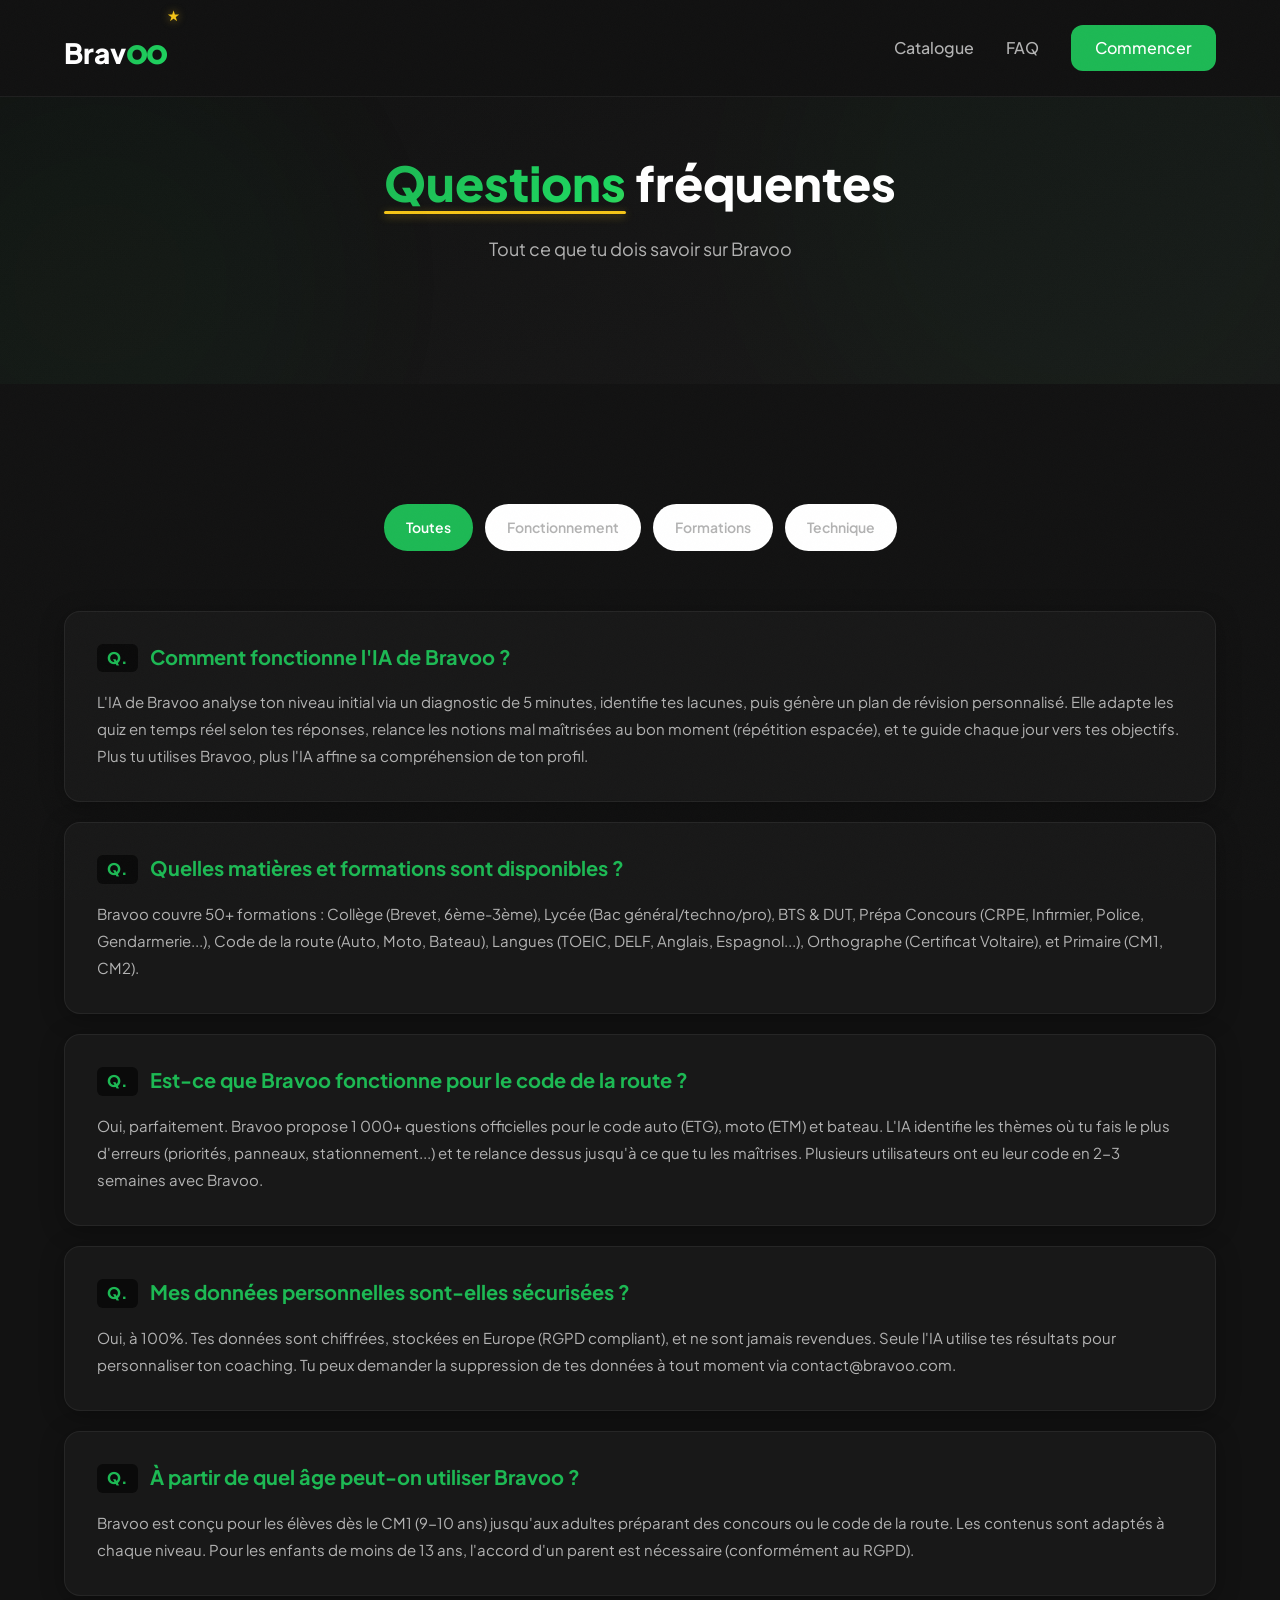
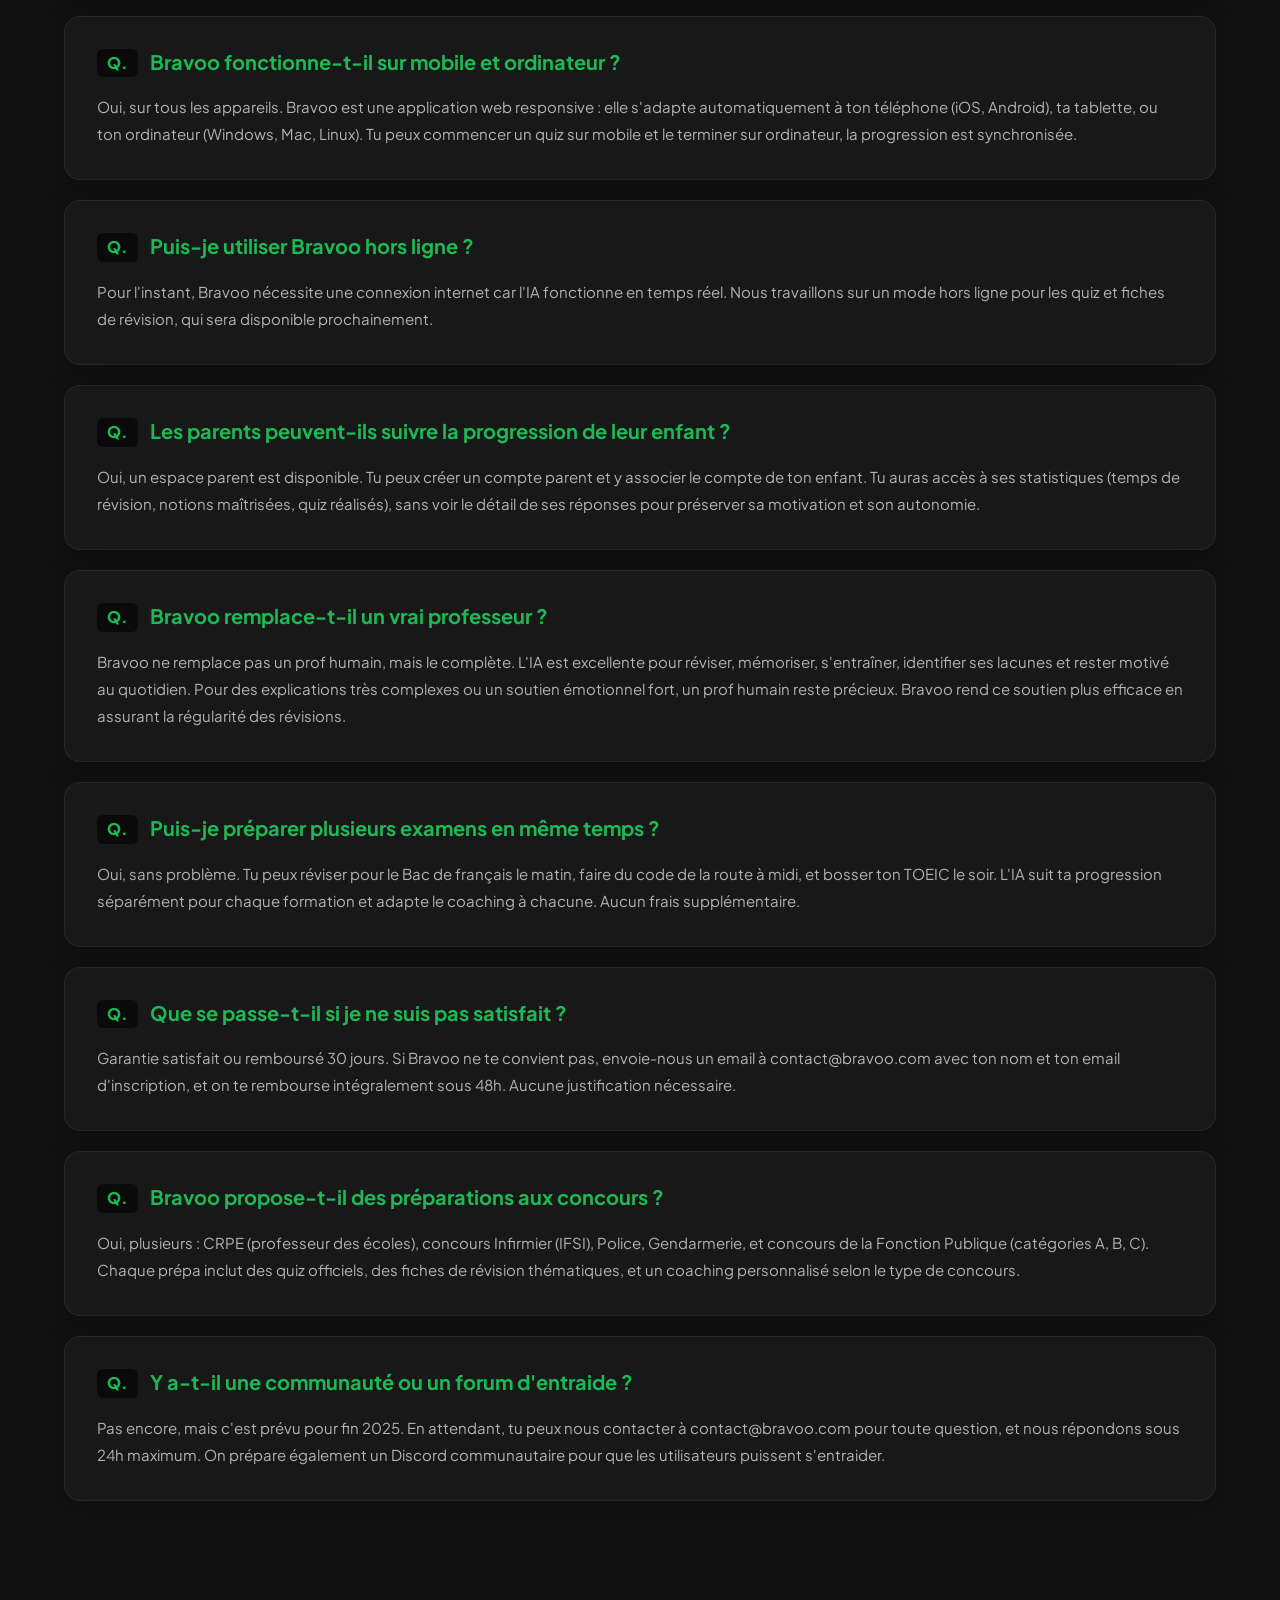
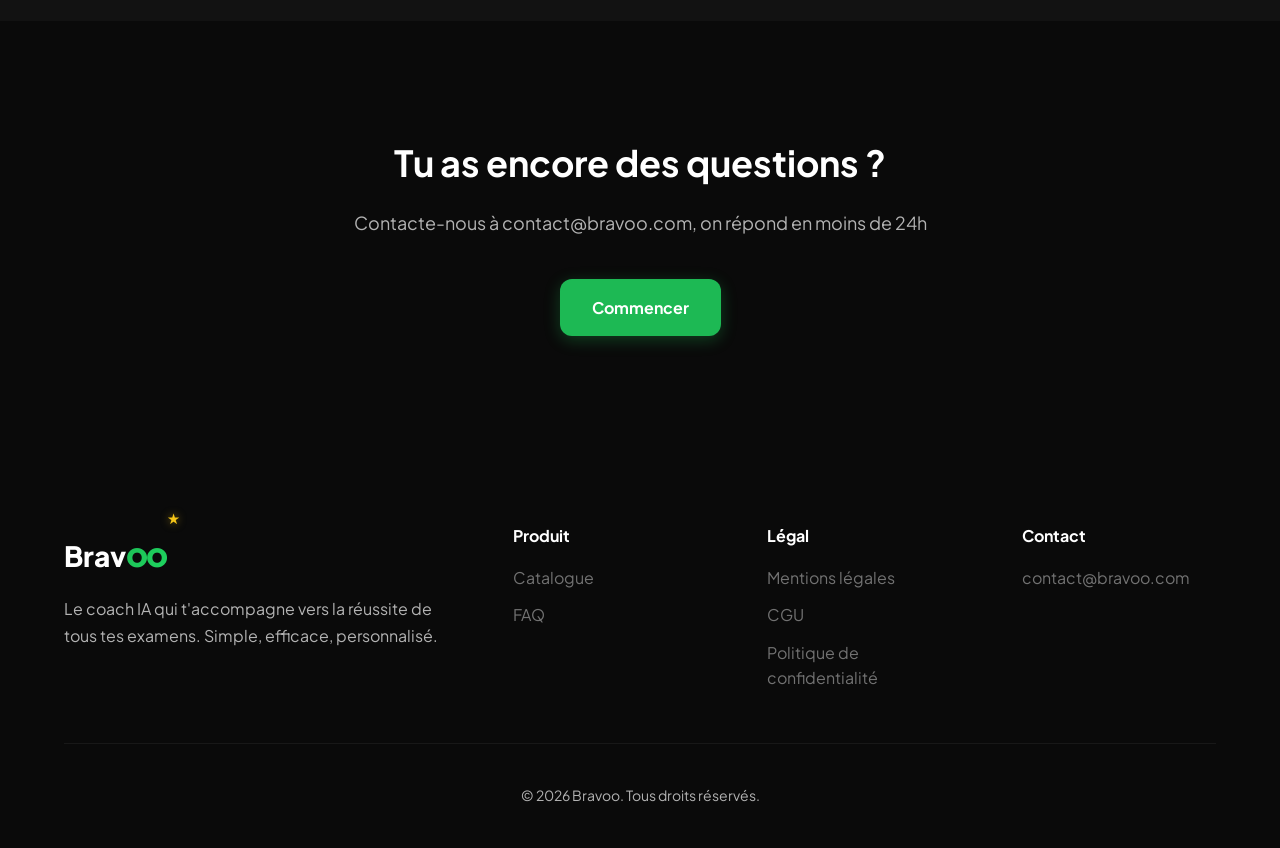
<file: faq.html>
<!DOCTYPE html>
<html lang="fr">
<head>
    <meta charset="UTF-8">
    <meta name="viewport" content="width=device-width, initial-scale=1.0">
    <link rel="icon" type="image/svg+xml" href="favicon.svg">
    <title>FAQ - Bravoo</title>
    <meta name="description" content="Toutes les réponses à tes questions sur Bravoo : fonctionnement de l'IA, formations disponibles, données personnelles, utilisation hors ligne...">
    <link rel="preconnect" href="https://fonts.googleapis.com">
    <link rel="preconnect" href="https://fonts.gstatic.com" crossorigin>
    <link href="https://fonts.googleapis.com/css2?family=Plus+Jakarta+Sans:wght@400;500;600;700;800;900&display=swap" rel="stylesheet">
    <link rel="stylesheet" href="styles.css">
    <style>
        .faq-section {
            padding: var(--section-spacing) 0;
            background: var(--bg-page);
        }

        .faq-grid {
            display: grid;
            gap: 20px;
            margin-top: 60px;
        }

        .faq-item {
            background: var(--bg-surface);
            border: 1px solid var(--border-subtle);
            border-radius: var(--border-radius-card);
            padding: 32px;
            box-shadow: var(--card-shadow);
            transition: all 0.3s;
        }

        .faq-item:hover {
            box-shadow: var(--card-shadow-hover);
        }

        .faq-item h3 {
            font-size: 20px;
            margin-bottom: 16px;
            color: var(--primary);
            display: flex;
            align-items: flex-start;
            gap: 12px;
        }

        .faq-item h3::before {
            content: 'Q.';
            font-size: 16px;
            font-weight: 800;
            color: var(--primary);
            background: var(--bg-section-alt);
            padding: 4px 10px;
            border-radius: 6px;
            flex-shrink: 0;
        }

        .faq-item p {
            font-size: 15px;
            line-height: 1.8;
            color: var(--text-secondary);
        }

        .faq-categories {
            display: flex;
            gap: 12px;
            justify-content: center;
            flex-wrap: wrap;
            margin-bottom: 40px;
        }

        .faq-category {
            background: var(--white);
            color: var(--text-secondary);
            padding: 10px 20px;
            border-radius: var(--border-radius-pill);
            font-size: 14px;
            font-weight: 600;
            cursor: pointer;
            transition: all 0.2s;
            border: 2px solid transparent;
        }

        .faq-category:hover,
        .faq-category.active {
            background: var(--primary);
            color: var(--white);
            border-color: var(--primary);
        }

        @media (max-width: 768px) {
            .faq-item {
                padding: 24px 20px;
            }

            .faq-item h3 {
                font-size: 18px;
            }
        }
    </style>
</head>
<body>

    <!-- Navigation -->
    <nav class="nav">
        <div class="container">
            <div class="nav-content">
                <a href="index.html" class="logo">
                    <span class="logo-brav">Brav</span><span class="logo-oo">oo</span>
                </a>
                <div class="nav-links" id="navLinks">
                    <a href="catalogue.html">Catalogue</a>
                    <a href="faq.html">FAQ</a>
                    <a href="https://app.bravoo.fr" class="cta-nav">Commencer</a>
                </div>
                <button class="menu-toggle" id="menuToggle">☰</button>
            </div>
        </div>
    </nav>

    <!-- Hero FAQ -->
    <section class="hero hero-compact">
        <div class="container">
            <div class="section-header">
                <h1>Questions fréquentes</h1>
                <p>Tout ce que tu dois savoir sur Bravoo</p>
            </div>
        </div>
    </section>

    <!-- FAQ Section -->
    <section class="faq-section">
        <div class="container">
            <div class="faq-categories fade-in">
                <span class="faq-category active">Toutes</span>
                <span class="faq-category">Fonctionnement</span>
                <span class="faq-category">Formations</span>
                
                <span class="faq-category">Technique</span>
            </div>

            <div class="faq-grid">
                <!-- Question 1 -->
                <div class="faq-item fade-in">
                    <h3>Comment fonctionne l'IA de Bravoo ?</h3>
                    <p>L'IA de Bravoo analyse ton niveau initial via un diagnostic de 5 minutes, identifie tes lacunes, puis génère un plan de révision personnalisé. Elle adapte les quiz en temps réel selon tes réponses, relance les notions mal maîtrisées au bon moment (répétition espacée), et te guide chaque jour vers tes objectifs. Plus tu utilises Bravoo, plus l'IA affine sa compréhension de ton profil.</p>
                </div>

                <!-- Question 2 -->
                <div class="faq-item fade-in">
                    <h3>Quelles matières et formations sont disponibles ?</h3>
                    <p>Bravoo couvre 50+ formations : Collège (Brevet, 6ème-3ème), Lycée (Bac général/techno/pro), BTS & DUT, Prépa Concours (CRPE, Infirmier, Police, Gendarmerie...), Code de la route (Auto, Moto, Bateau), Langues (TOEIC, DELF, Anglais, Espagnol...), Orthographe (Certificat Voltaire), et Primaire (CM1, CM2). </p>
                </div>

                <!-- Question 3 -->
                <div class="faq-item fade-in">
                    <h3>Est-ce que Bravoo fonctionne pour le code de la route ?</h3>
                    <p>Oui, parfaitement. Bravoo propose 1 000+ questions officielles pour le code auto (ETG), moto (ETM) et bateau. L'IA identifie les thèmes où tu fais le plus d'erreurs (priorités, panneaux, stationnement...) et te relance dessus jusqu'à ce que tu les maîtrises. Plusieurs utilisateurs ont eu leur code en 2-3 semaines avec Bravoo.</p>
                </div>

                <!-- Question 4 -->

                <!-- Question 6 -->
                <div class="faq-item fade-in">
                    <h3>Mes données personnelles sont-elles sécurisées ?</h3>
                    <p>Oui, à 100%. Tes données sont chiffrées, stockées en Europe (RGPD compliant), et ne sont jamais revendues. Seule l'IA utilise tes résultats pour personnaliser ton coaching. Tu peux demander la suppression de tes données à tout moment via contact@bravoo.com.</p>
                </div>

                <!-- Question 7 -->
                <div class="faq-item fade-in">
                    <h3>À partir de quel âge peut-on utiliser Bravoo ?</h3>
                    <p>Bravoo est conçu pour les élèves dès le CM1 (9-10 ans) jusqu'aux adultes préparant des concours ou le code de la route. Les contenus sont adaptés à chaque niveau. Pour les enfants de moins de 13 ans, l'accord d'un parent est nécessaire (conformément au RGPD).</p>
                </div>

                <!-- Question 8 -->
                <div class="faq-item fade-in">
                    <h3>Bravoo fonctionne-t-il sur mobile et ordinateur ?</h3>
                    <p>Oui, sur tous les appareils. Bravoo est une application web responsive : elle s'adapte automatiquement à ton téléphone (iOS, Android), ta tablette, ou ton ordinateur (Windows, Mac, Linux). Tu peux commencer un quiz sur mobile et le terminer sur ordinateur, la progression est synchronisée.</p>
                </div>

                <!-- Question 9 -->
                <div class="faq-item fade-in">
                    <h3>Puis-je utiliser Bravoo hors ligne ?</h3>
                    <p>Pour l'instant, Bravoo nécessite une connexion internet car l'IA fonctionne en temps réel. Nous travaillons sur un mode hors ligne pour les quiz et fiches de révision, qui sera disponible prochainement.</p>
                </div>

                <!-- Question 10 -->
                <div class="faq-item fade-in">
                    <h3>Les parents peuvent-ils suivre la progression de leur enfant ?</h3>
                    <p>Oui, un espace parent est disponible. Tu peux créer un compte parent et y associer le compte de ton enfant. Tu auras accès à ses statistiques (temps de révision, notions maîtrisées, quiz réalisés), sans voir le détail de ses réponses pour préserver sa motivation et son autonomie.</p>
                </div>

                <!-- Question 11 -->
                <div class="faq-item fade-in">
                    <h3>Bravoo remplace-t-il un vrai professeur ?</h3>
                    <p>Bravoo ne remplace pas un prof humain, mais le complète. L'IA est excellente pour réviser, mémoriser, s'entraîner, identifier ses lacunes et rester motivé au quotidien. Pour des explications très complexes ou un soutien émotionnel fort, un prof humain reste précieux. Bravoo rend ce soutien plus efficace en assurant la régularité des révisions.</p>
                </div>

                <!-- Question 12 -->
                <div class="faq-item fade-in">
                    <h3>Puis-je préparer plusieurs examens en même temps ?</h3>
                    <p>Oui, sans problème. Tu peux réviser pour le Bac de français le matin, faire du code de la route à midi, et bosser ton TOEIC le soir. L'IA suit ta progression séparément pour chaque formation et adapte le coaching à chacune. Aucun frais supplémentaire.</p>
                </div>

                <!-- Question 13 -->
                <div class="faq-item fade-in">
                    <h3>Que se passe-t-il si je ne suis pas satisfait ?</h3>
                    <p>Garantie satisfait ou remboursé 30 jours. Si Bravoo ne te convient pas, envoie-nous un email à contact@bravoo.com avec ton nom et ton email d'inscription, et on te rembourse intégralement sous 48h. Aucune justification nécessaire.</p>
                </div>

                <!-- Question 14 -->
                <div class="faq-item fade-in">
                    <h3>Bravoo propose-t-il des préparations aux concours ?</h3>
                    <p>Oui, plusieurs : CRPE (professeur des écoles), concours Infirmier (IFSI), Police, Gendarmerie, et concours de la Fonction Publique (catégories A, B, C). Chaque prépa inclut des quiz officiels, des fiches de révision thématiques, et un coaching personnalisé selon le type de concours.</p>
                </div>

                <!-- Question 15 -->
                <div class="faq-item fade-in">
                    <h3>Y a-t-il une communauté ou un forum d'entraide ?</h3>
                    <p>Pas encore, mais c'est prévu pour fin 2025. En attendant, tu peux nous contacter à contact@bravoo.com pour toute question, et nous répondons sous 24h maximum. On prépare également un Discord communautaire pour que les utilisateurs puissent s'entraider.</p>
                </div>
            </div>
        </div>
    </section>

    <!-- CTA Final -->
    <section class="final-cta-section">
        <div class="container fade-in">
            <h2>Tu as encore des questions ?</h2>
            <p>Contacte-nous à contact@bravoo.com, on répond en moins de 24h</p>
            <a href="https://app.bravoo.fr" class="btn btn-primary">Commencer</a>
        </div>
    </section>

    <!-- Footer -->
    <footer class="footer">
        <div class="container">
            <div class="footer-grid">
                <div class="footer-brand">
                    <div class="logo">
                        <span class="logo-brav">Brav</span><span class="logo-oo">oo</span>
                    </div>
                    <p>Le coach IA qui t'accompagne vers la réussite de tous tes examens. Simple, efficace, personnalisé.</p>
                </div>

                <div class="footer-col">
                    <h4>Produit</h4>
                    <ul>
                        <li><a href="catalogue.html">Catalogue</a></li>
                        <li><a href="faq.html">FAQ</a></li>
                    </ul>
                </div>

                <div class="footer-col">
                    <h4>Légal</h4>
                    <ul>
                        <li><a href="mentions-legales.html">Mentions légales</a></li>
                        <li><a href="cgu.html">CGU</a></li>
                        <li><a href="confidentialite.html">Politique de confidentialité</a></li>
                    </ul>
                </div>

                <div class="footer-col">
                    <h4>Contact</h4>
                    <ul>
                        <li><a href="mailto:contact@bravoo.com">contact@bravoo.com</a></li>
                    </ul>
                </div>
            </div>

            <div class="footer-bottom">
                <p>© 2026 Bravoo. Tous droits réservés.</p>
            </div>
        </div>
    </footer>

    <script src="script.js"></script>
</body>
</html>
</file>
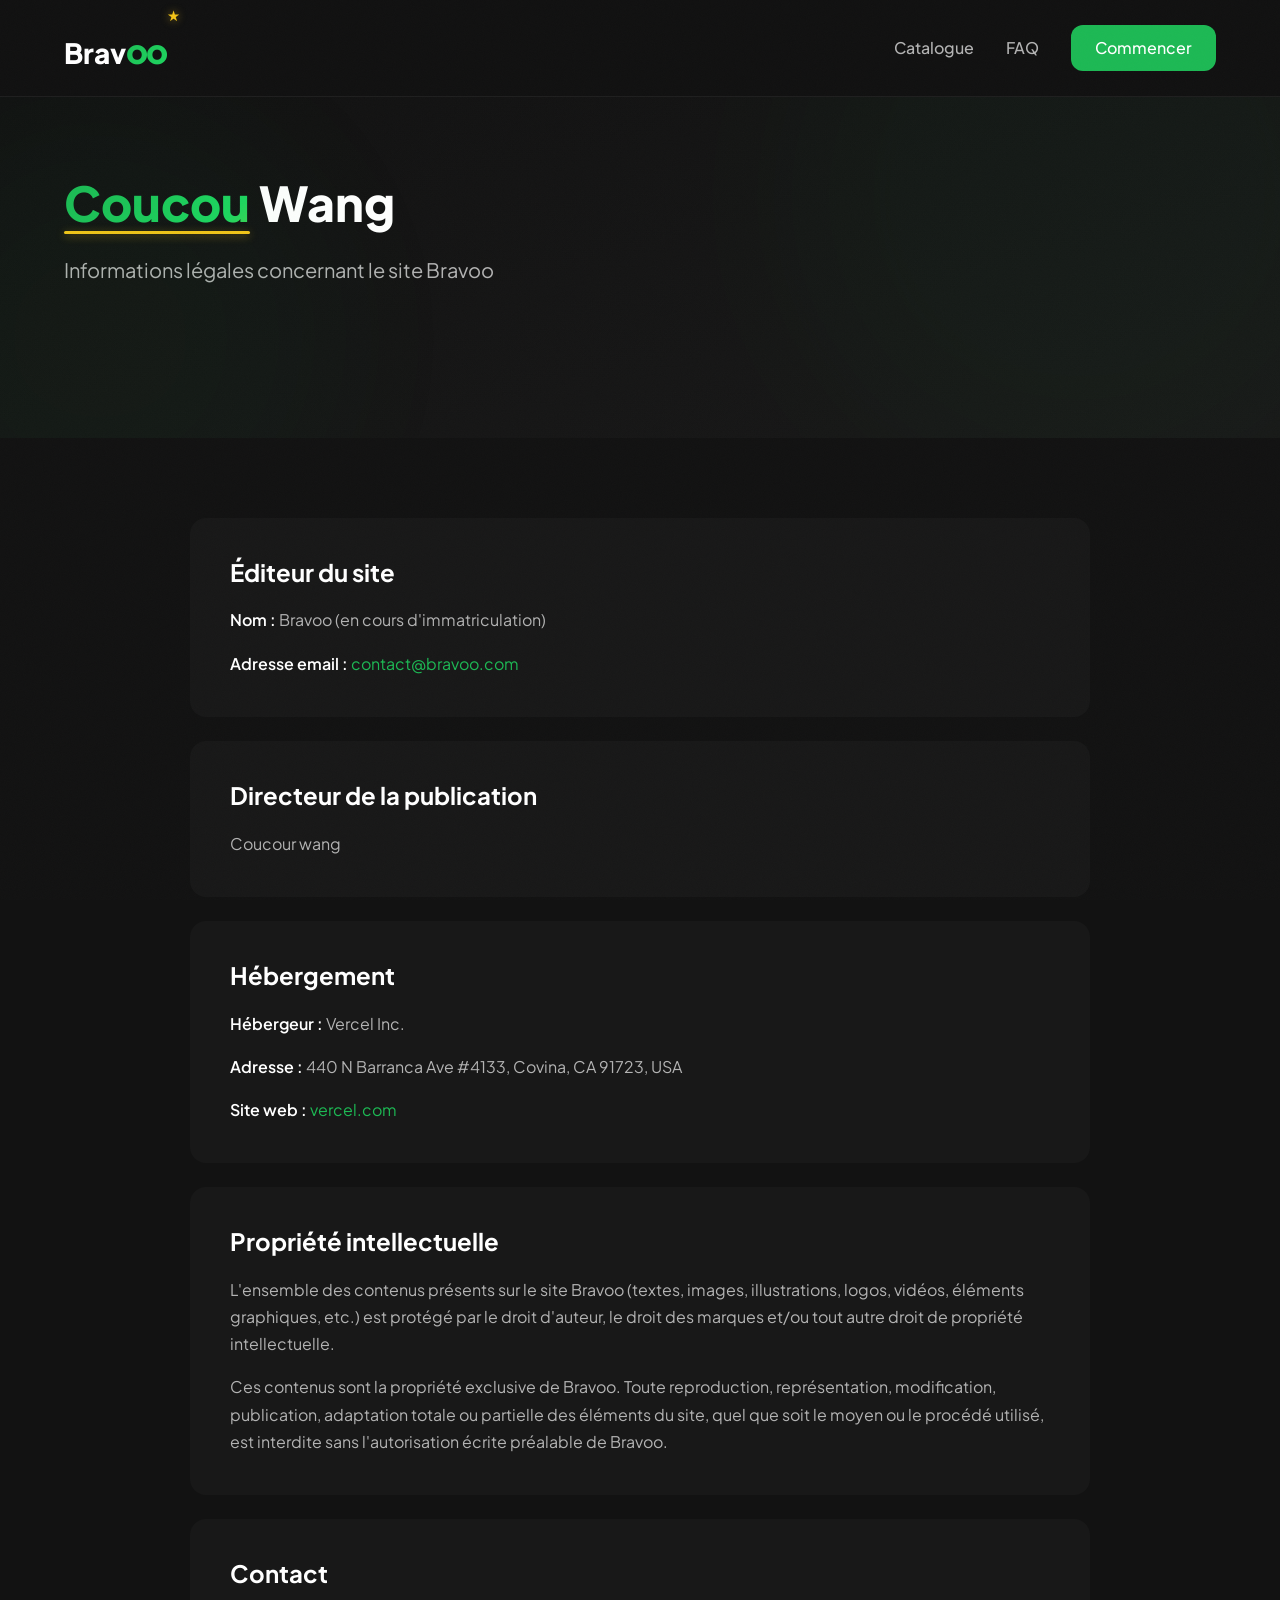
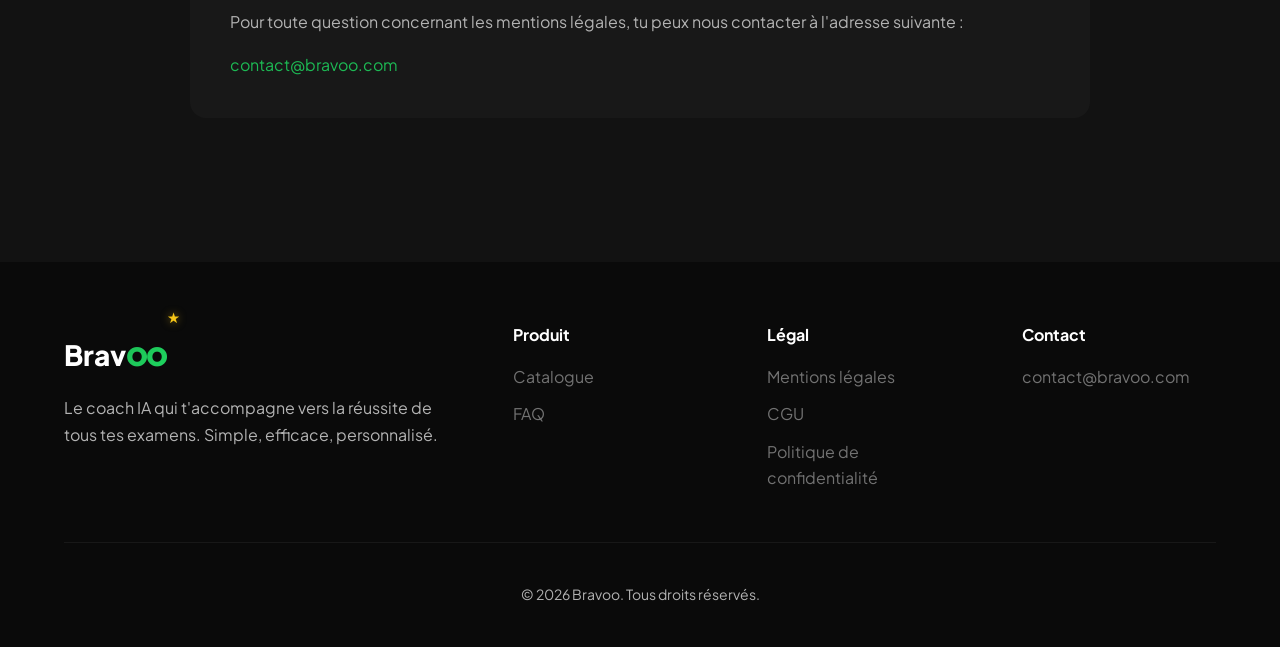
<file: mentions-legales.html>
<!DOCTYPE html>
<html lang="fr">
<head>
    <meta charset="UTF-8">
    <meta name="viewport" content="width=device-width, initial-scale=1.0">
    <link rel="icon" type="image/svg+xml" href="favicon.svg">
    <title>Mentions légales - Bravoo</title>
    <meta name="description" content="Mentions légales du site Bravoo">
    <link rel="preconnect" href="https://fonts.googleapis.com">
    <link rel="preconnect" href="https://fonts.gstatic.com" crossorigin>
    <link href="https://fonts.googleapis.com/css2?family=Plus+Jakarta+Sans:wght@400;500;600;700;800;900&display=swap" rel="stylesheet">
    <link rel="stylesheet" href="styles.css">
</head>
<body>

    <!-- Navigation -->
    <nav class="nav">
        <div class="container">
            <div class="nav-content">
                <a href="index.html" class="logo">
                    <span class="logo-brav">Brav</span><span class="logo-oo">oo</span>
                </a>
                <div class="nav-links" id="navLinks">
                    <a href="catalogue.html">Catalogue</a>
                    <a href="faq.html">FAQ</a>
                    <a href="https://app.bravoo.fr" class="cta-nav">Commencer</a>
                </div>
                <button class="menu-toggle" id="menuToggle">☰</button>
            </div>
        </div>
    </nav>

    <!-- Hero Section -->
    <section class="hero">
        <div class="container">
            <h1>Coucou Wang</h1>
            <p class="hero-subtitle">Informations légales concernant le site Bravoo</p>
        </div>
    </section>

    <!-- Legal Content -->
    <section class="content-section">
        <div class="container">
            <div class="legal-content">
                
                <div class="legal-card">
                    <h2>Éditeur du site</h2>
                    <p><strong>Nom :</strong> Bravoo (en cours d'immatriculation)</p>
                    <p><strong>Adresse email :</strong> <a href="mailto:contact@bravoo.com">contact@bravoo.com</a></p>
                </div>

                <div class="legal-card">
                    <h2>Directeur de la publication</h2>
                    <p>Coucour wang</p>
                </div>

                <div class="legal-card">
                    <h2>Hébergement</h2>
                    <p><strong>Hébergeur :</strong> Vercel Inc.</p>
                    <p><strong>Adresse :</strong> 440 N Barranca Ave #4133, Covina, CA 91723, USA</p>
                    <p><strong>Site web :</strong> <a href="https://vercel.com" target="_blank" rel="noopener">vercel.com</a></p>
                </div>

                <div class="legal-card">
                    <h2>Propriété intellectuelle</h2>
                    <p>L'ensemble des contenus présents sur le site Bravoo (textes, images, illustrations, logos, vidéos, éléments graphiques, etc.) est protégé par le droit d'auteur, le droit des marques et/ou tout autre droit de propriété intellectuelle.</p>
                    <p>Ces contenus sont la propriété exclusive de Bravoo. Toute reproduction, représentation, modification, publication, adaptation totale ou partielle des éléments du site, quel que soit le moyen ou le procédé utilisé, est interdite sans l'autorisation écrite préalable de Bravoo.</p>
                </div>

                <div class="legal-card">
                    <h2>Contact</h2>
                    <p>Pour toute question concernant les mentions légales, tu peux nous contacter à l'adresse suivante :</p>
                    <p><a href="mailto:contact@bravoo.com">contact@bravoo.com</a></p>
                </div>

            </div>
        </div>
    </section>

    <!-- Footer -->
    <footer class="footer">
        <div class="container">
            <div class="footer-grid">
                <div class="footer-brand">
                    <div class="logo">
                        <span class="logo-brav">Brav</span><span class="logo-oo">oo</span>
                    </div>
                    <p>Le coach IA qui t'accompagne vers la réussite de tous tes examens. Simple, efficace, personnalisé.</p>
                </div>

                <div class="footer-col">
                    <h4>Produit</h4>
                    <ul>
                        <li><a href="catalogue.html">Catalogue</a></li>
                        <li><a href="faq.html">FAQ</a></li>
                    </ul>
                </div>

                <div class="footer-col">
                    <h4>Légal</h4>
                    <ul>
                        <li><a href="mentions-legales.html">Mentions légales</a></li>
                        <li><a href="cgu.html">CGU</a></li>
                        <li><a href="confidentialite.html">Politique de confidentialité</a></li>
                    </ul>
                </div>

                <div class="footer-col">
                    <h4>Contact</h4>
                    <ul>
                        <li><a href="mailto:contact@bravoo.com">contact@bravoo.com</a></li>
                    </ul>
                </div>
            </div>

            <div class="footer-bottom">
                <p>© 2026 Bravoo. Tous droits réservés.</p>
            </div>
        </div>
    </footer>

    <script src="script.js"></script>
</body>
</html>
</file>
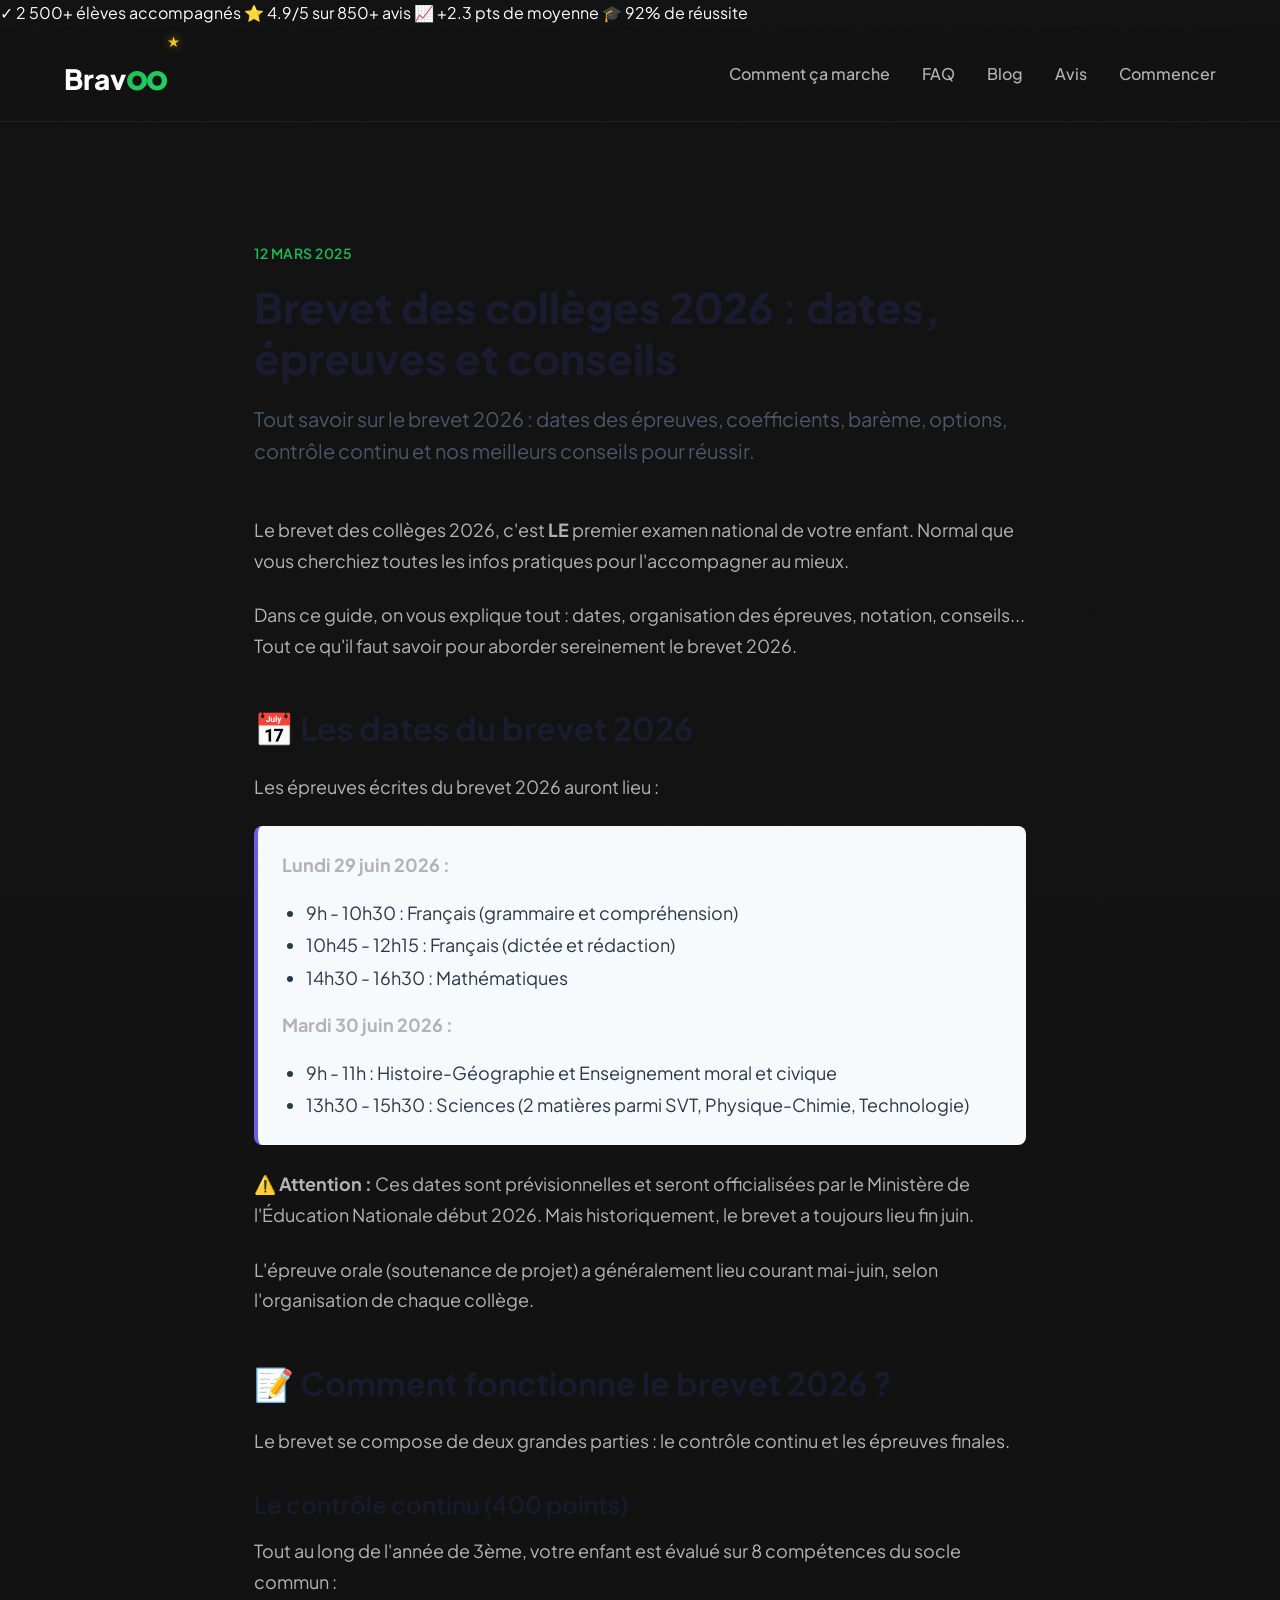
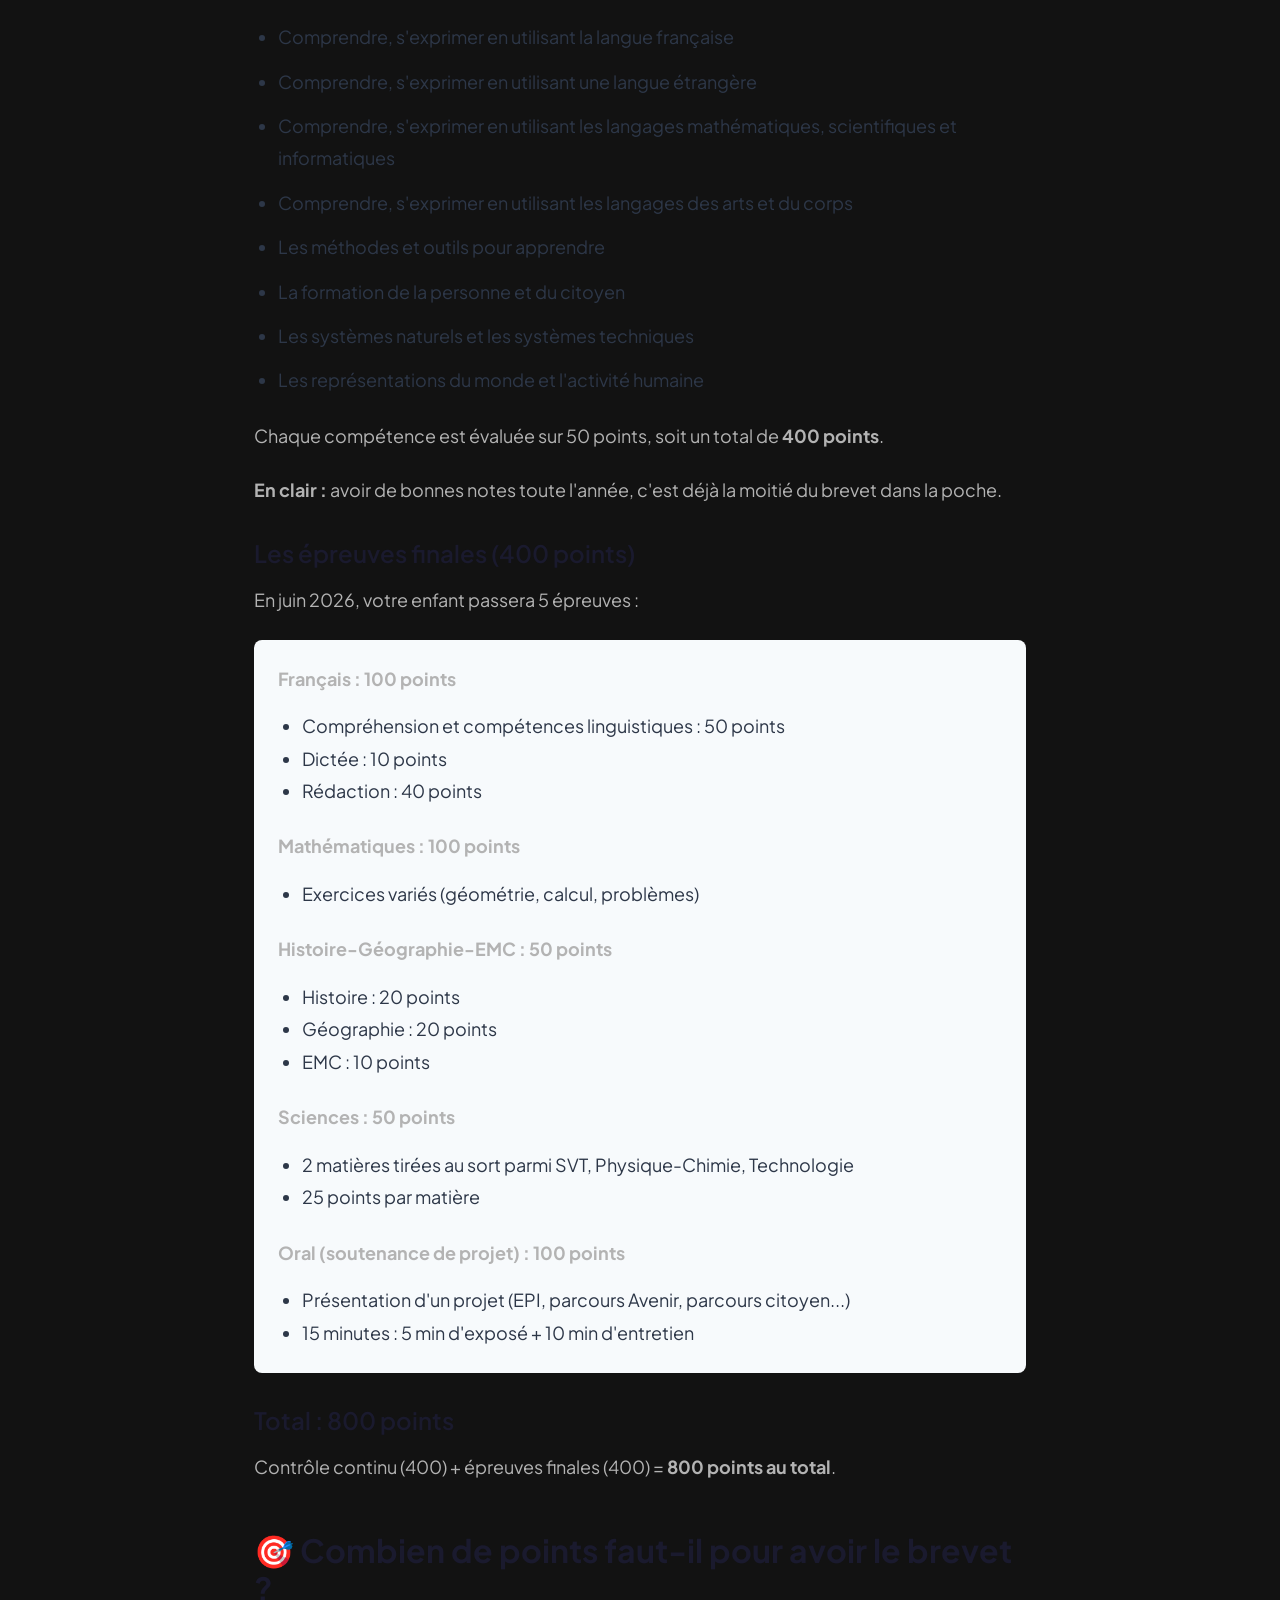
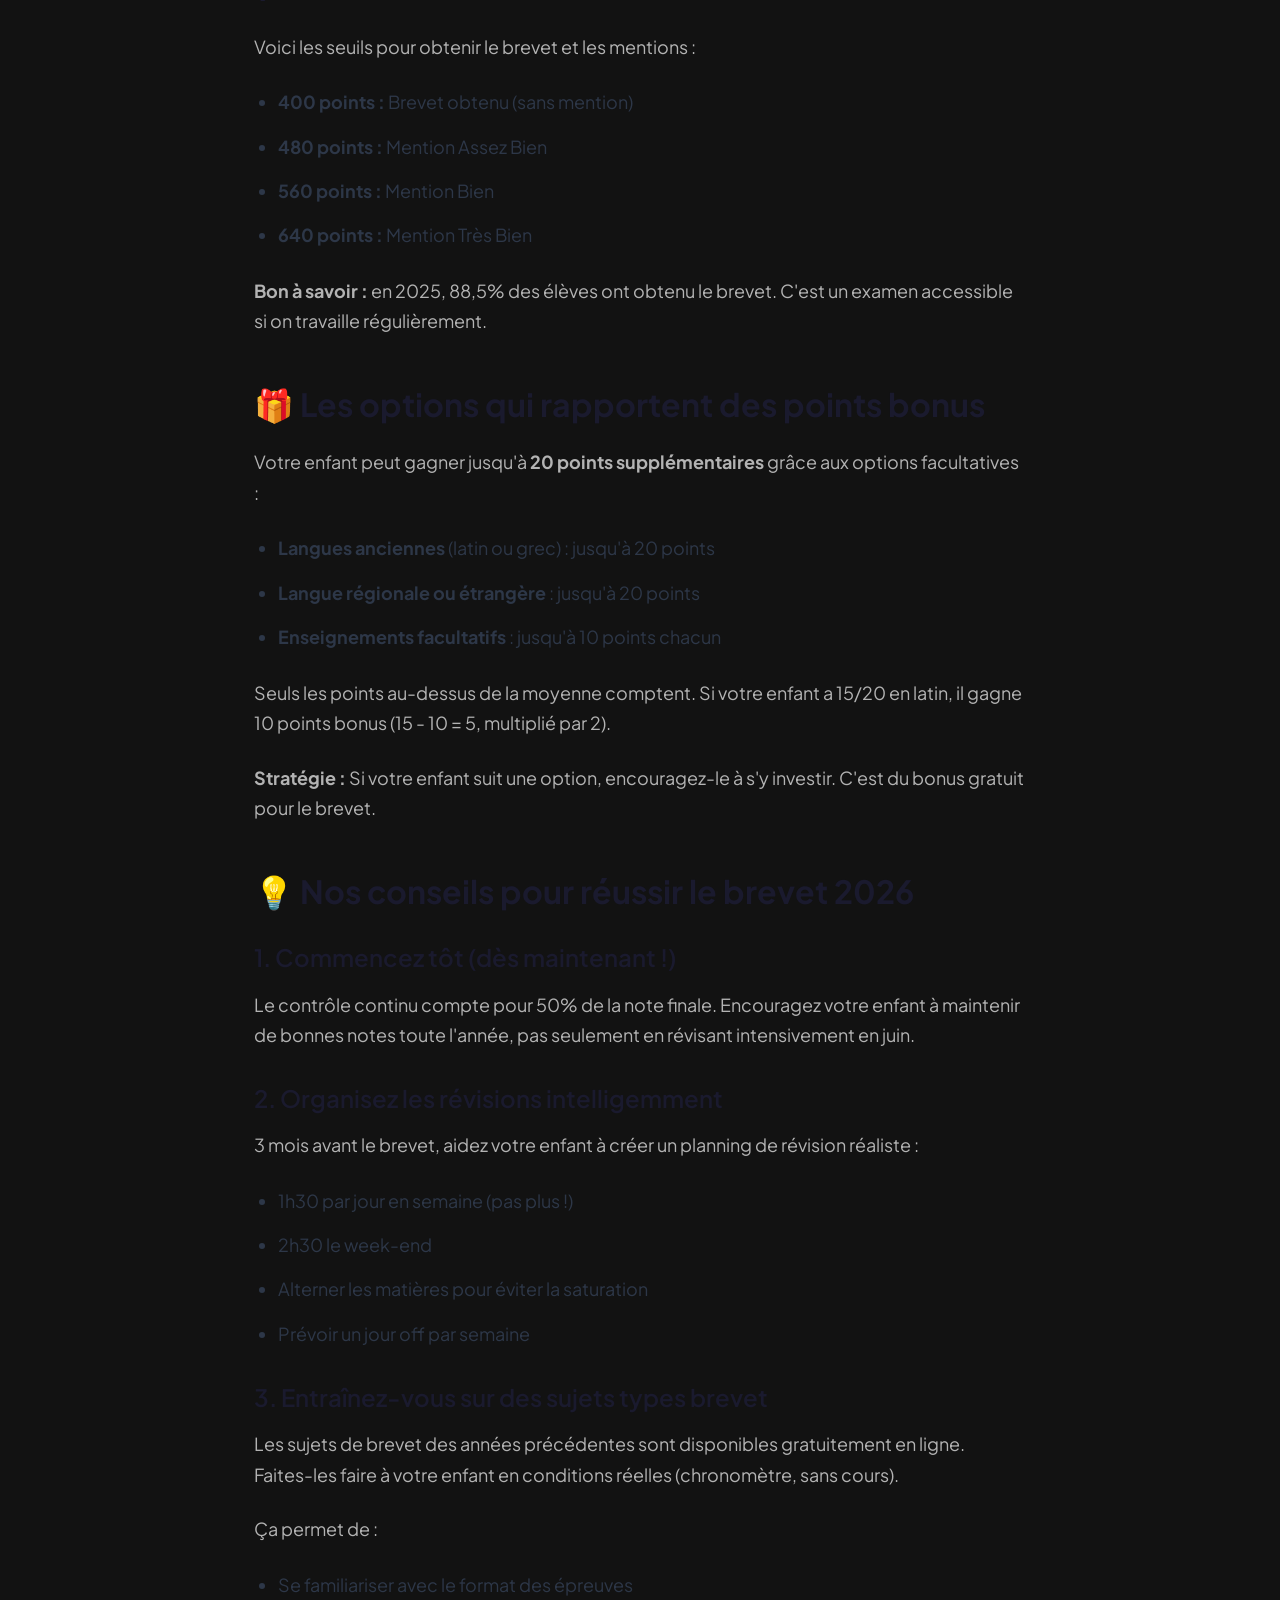
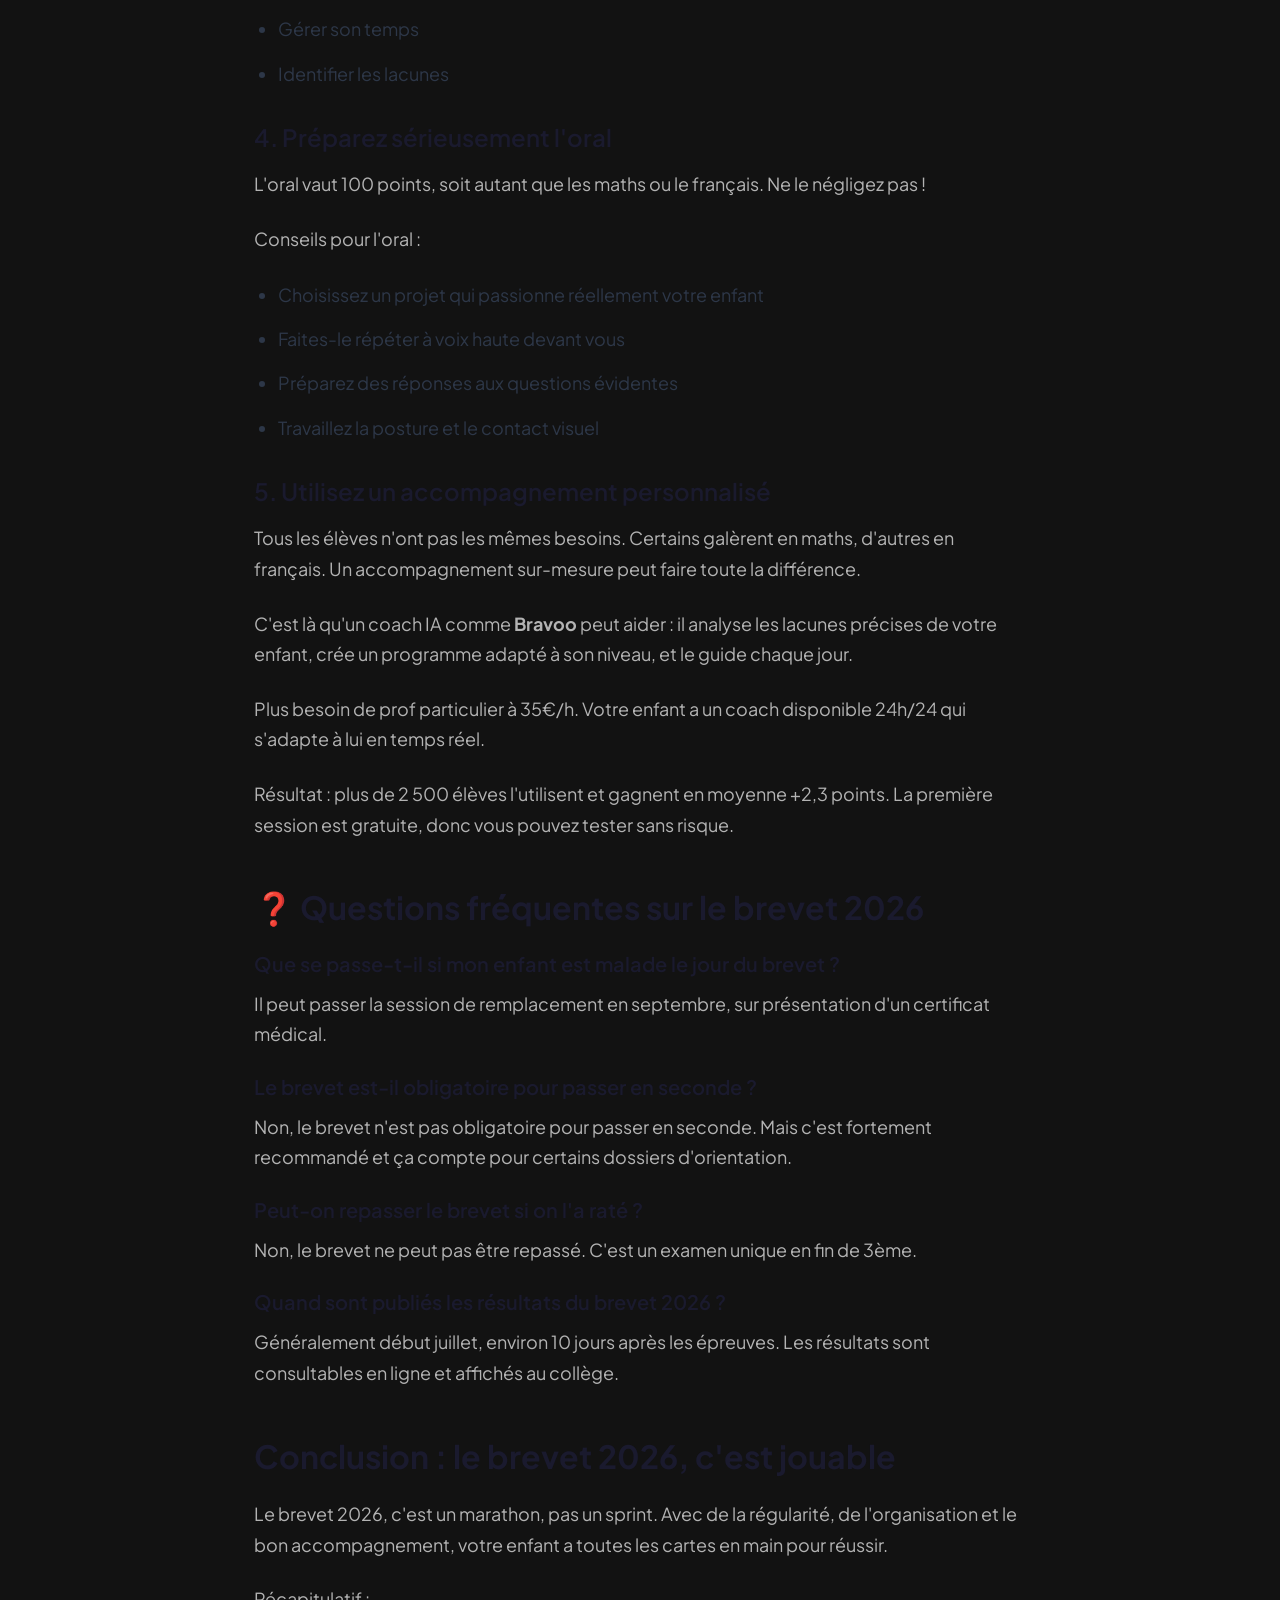
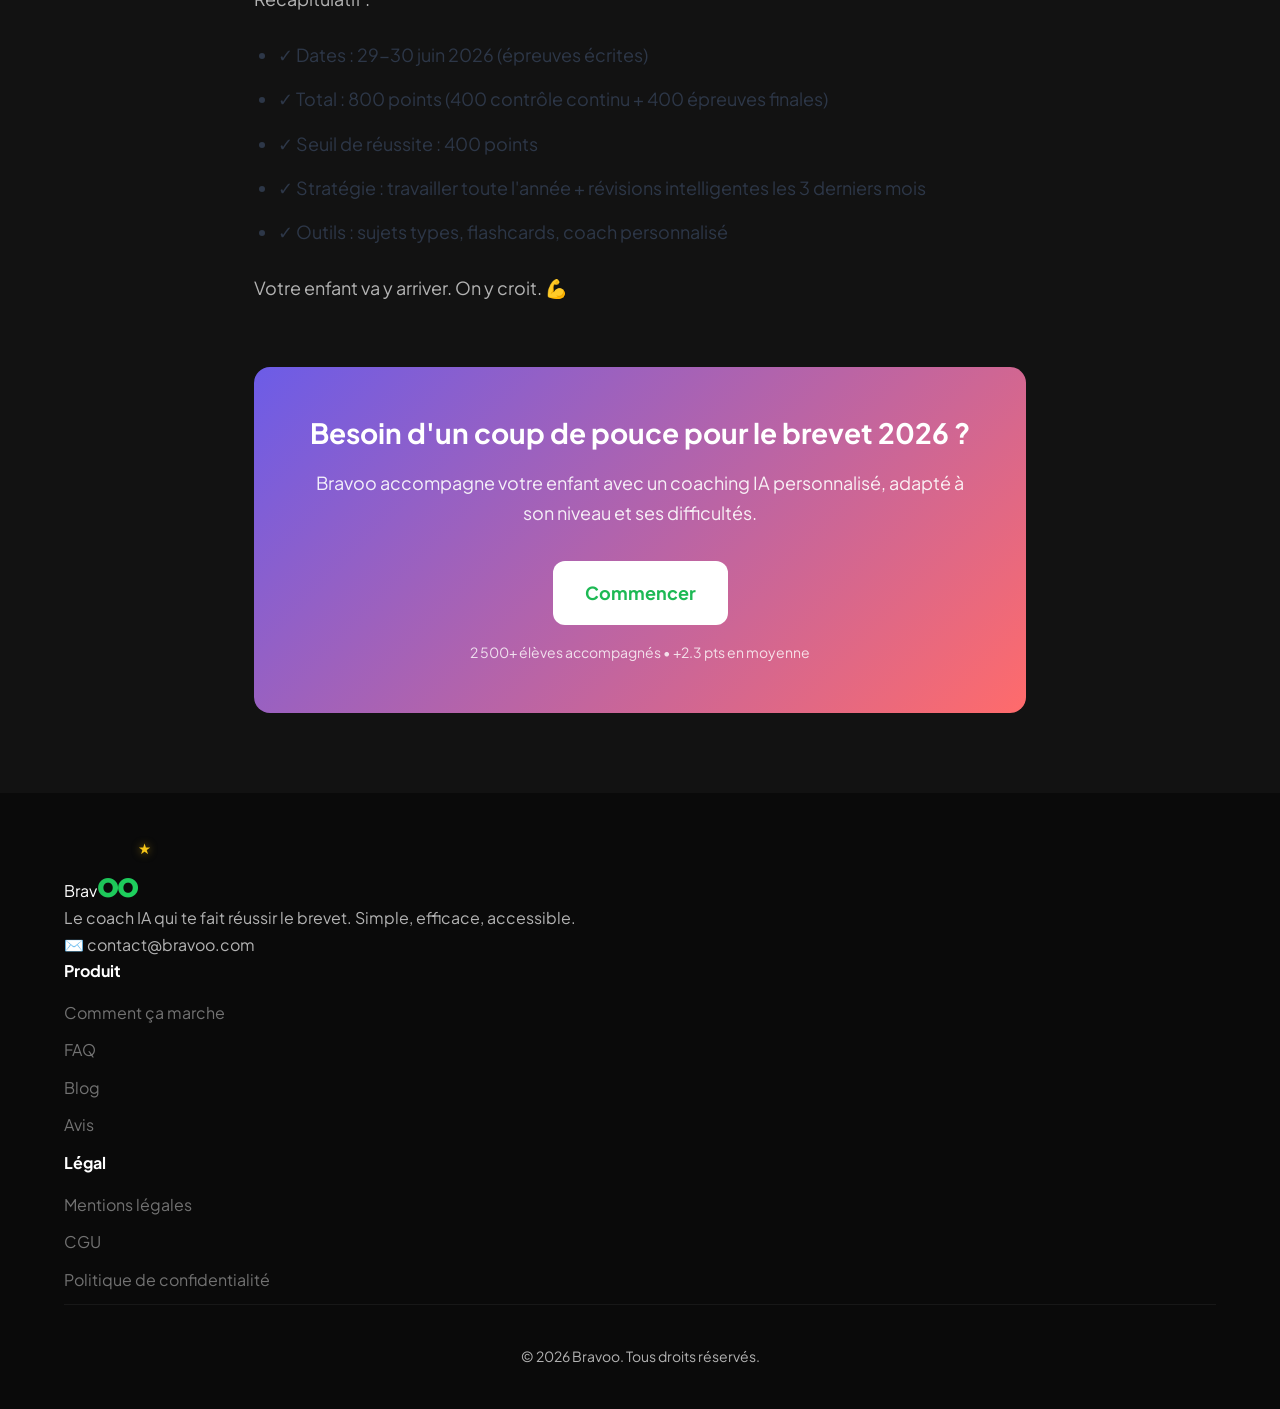
<file: blog/brevet-2026-guide.html>
<!DOCTYPE html>
<html lang="fr">
<head>
    <meta charset="UTF-8">
    <meta name="viewport" content="width=device-width, initial-scale=1.0">
    <title>Brevet des collèges 2026 : dates, épreuves et conseils</title>
    <meta name="description" content="Tout savoir sur le brevet 2026 : dates des épreuves, coefficients, barème, options, contrôle continu et nos meilleurs conseils pour réussir.">
    <link rel="preconnect" href="https://fonts.googleapis.com">
    <link rel="preconnect" href="https://fonts.gstatic.com" crossorigin>
    <link href="https://fonts.googleapis.com/css2?family=Plus+Jakarta+Sans:wght@400;500;600;700;800;900&display=swap" rel="stylesheet">
    <link rel="stylesheet" href="../styles.css">
    <script type="application/ld+json">
    {
      "@context": "https://schema.org",
      "@type": "Article",
      "headline": "Brevet des collèges 2026 : dates, épreuves et conseils",
      "description": "Tout savoir sur le brevet 2026 : dates des épreuves, coefficients, barème, options, contrôle continu et nos meilleurs conseils pour réussir.",
      "datePublished": "2025-03-12",
      "author": {
        "@type": "Organization",
        "name": "Bravoo"
      },
      "publisher": {
        "@type": "Organization",
        "name": "Bravoo",
        "logo": {
          "@type": "ImageObject",
          "url": "https://bravoo.com/logo.png"
        }
      }
    }
    </script>
</head>
<body>
    <!-- Trust Bar Sticky -->
    <div class="trust-bar">
        <div class="trust-bar-content">
            <span class="trust-item">✓ 2 500+ élèves accompagnés</span>
            <span class="trust-item">⭐ 4.9/5 sur 850+ avis</span>
            <span class="trust-item">📈 +2.3 pts de moyenne</span>
            <span class="trust-item">🎓 92% de réussite</span>
        </div>
    </div>

    <!-- Navigation -->
    <nav class="nav">
        <div class="container">
            <div class="nav-content">
                <a href="../index.html" class="logo">
                    <span class="logo-brav">Brav</span><span class="logo-oo">oo</span>
                </a>
                <div class="nav-links">
                    <a href="../index.html#comment-ca-marche">Comment ça marche</a>
                    <a href="../faq.html">FAQ</a>
                    <a href="../blog.html">Blog</a>
                    <a href="../index.html#avis">Avis</a>
                    <a href="https://app.bravoo.fr" class="btn-nav">Commencer</a>
                </div>
            </div>
        </div>
    </nav>

    <!-- Article -->
    <article style="max-width: 820px; margin: 120px auto 80px; padding: 0 24px;">
        <header style="margin-bottom: 48px;">
            <p style="color: #1DB954; font-weight: 600; font-size: 14px; text-transform: uppercase; letter-spacing: 0.5px; margin-bottom: 16px;">12 mars 2025</p>
            <h1 style="font-size: 42px; line-height: 1.2; font-weight: 800; color: #1a1a2e; margin-bottom: 20px;">Brevet des collèges 2026 : dates, épreuves et conseils</h1>
            <p style="font-size: 20px; line-height: 1.6; color: #4a5568;">Tout savoir sur le brevet 2026 : dates des épreuves, coefficients, barème, options, contrôle continu et nos meilleurs conseils pour réussir.</p>
        </header>

        <div style="line-height: 1.8; font-size: 18px; color: #2d3748;">
            <p style="margin-bottom: 24px;">Le brevet des collèges 2026, c'est <strong>LE</strong> premier examen national de votre enfant. Normal que vous cherchiez toutes les infos pratiques pour l'accompagner au mieux.</p>

            <p style="margin-bottom: 24px;">Dans ce guide, on vous explique tout : dates, organisation des épreuves, notation, conseils... Tout ce qu'il faut savoir pour aborder sereinement le brevet 2026.</p>

            <h2 style="font-size: 32px; font-weight: 700; color: #1a1a2e; margin: 48px 0 24px;">📅 Les dates du brevet 2026</h2>

            <p style="margin-bottom: 24px;">Les épreuves écrites du brevet 2026 auront lieu :</p>

            <div style="background: #f7fafc; border-left: 4px solid #6C5CE7; padding: 24px; margin-bottom: 24px; border-radius: 8px;">
                <p style="margin-bottom: 16px;"><strong>Lundi 29 juin 2026 :</strong></p>
                <ul style="margin-bottom: 16px; padding-left: 24px;">
                    <li>9h - 10h30 : Français (grammaire et compréhension)</li>
                    <li>10h45 - 12h15 : Français (dictée et rédaction)</li>
                    <li>14h30 - 16h30 : Mathématiques</li>
                </ul>
                <p style="margin-bottom: 16px;"><strong>Mardi 30 juin 2026 :</strong></p>
                <ul style="padding-left: 24px;">
                    <li>9h - 11h : Histoire-Géographie et Enseignement moral et civique</li>
                    <li>13h30 - 15h30 : Sciences (2 matières parmi SVT, Physique-Chimie, Technologie)</li>
                </ul>
            </div>

            <p style="margin-bottom: 24px;"><strong>⚠️ Attention :</strong> Ces dates sont prévisionnelles et seront officialisées par le Ministère de l'Éducation Nationale début 2026. Mais historiquement, le brevet a toujours lieu fin juin.</p>

            <p style="margin-bottom: 24px;">L'épreuve orale (soutenance de projet) a généralement lieu courant mai-juin, selon l'organisation de chaque collège.</p>

            <h2 style="font-size: 32px; font-weight: 700; color: #1a1a2e; margin: 48px 0 24px;">📝 Comment fonctionne le brevet 2026 ?</h2>

            <p style="margin-bottom: 24px;">Le brevet se compose de deux grandes parties : le contrôle continu et les épreuves finales.</p>

            <h3 style="font-size: 24px; font-weight: 600; color: #1a1a2e; margin: 32px 0 16px;">Le contrôle continu (400 points)</h3>

            <p style="margin-bottom: 24px;">Tout au long de l'année de 3ème, votre enfant est évalué sur 8 compétences du socle commun :</p>

            <ul style="margin-bottom: 24px; padding-left: 24px;">
                <li style="margin-bottom: 12px;">Comprendre, s'exprimer en utilisant la langue française</li>
                <li style="margin-bottom: 12px;">Comprendre, s'exprimer en utilisant une langue étrangère</li>
                <li style="margin-bottom: 12px;">Comprendre, s'exprimer en utilisant les langages mathématiques, scientifiques et informatiques</li>
                <li style="margin-bottom: 12px;">Comprendre, s'exprimer en utilisant les langages des arts et du corps</li>
                <li style="margin-bottom: 12px;">Les méthodes et outils pour apprendre</li>
                <li style="margin-bottom: 12px;">La formation de la personne et du citoyen</li>
                <li style="margin-bottom: 12px;">Les systèmes naturels et les systèmes techniques</li>
                <li style="margin-bottom: 12px;">Les représentations du monde et l'activité humaine</li>
            </ul>

            <p style="margin-bottom: 24px;">Chaque compétence est évaluée sur 50 points, soit un total de <strong>400 points</strong>.</p>

            <p style="margin-bottom: 24px;"><strong>En clair :</strong> avoir de bonnes notes toute l'année, c'est déjà la moitié du brevet dans la poche.</p>

            <h3 style="font-size: 24px; font-weight: 600; color: #1a1a2e; margin: 32px 0 16px;">Les épreuves finales (400 points)</h3>

            <p style="margin-bottom: 24px;">En juin 2026, votre enfant passera 5 épreuves :</p>

            <div style="background: #f7fafc; padding: 24px; margin-bottom: 24px; border-radius: 8px;">
                <p style="margin-bottom: 16px;"><strong>Français : 100 points</strong></p>
                <ul style="margin-bottom: 24px; padding-left: 24px;">
                    <li>Compréhension et compétences linguistiques : 50 points</li>
                    <li>Dictée : 10 points</li>
                    <li>Rédaction : 40 points</li>
                </ul>

                <p style="margin-bottom: 16px;"><strong>Mathématiques : 100 points</strong></p>
                <ul style="margin-bottom: 24px; padding-left: 24px;">
                    <li>Exercices variés (géométrie, calcul, problèmes)</li>
                </ul>

                <p style="margin-bottom: 16px;"><strong>Histoire-Géographie-EMC : 50 points</strong></p>
                <ul style="margin-bottom: 24px; padding-left: 24px;">
                    <li>Histoire : 20 points</li>
                    <li>Géographie : 20 points</li>
                    <li>EMC : 10 points</li>
                </ul>

                <p style="margin-bottom: 16px;"><strong>Sciences : 50 points</strong></p>
                <ul style="margin-bottom: 24px; padding-left: 24px;">
                    <li>2 matières tirées au sort parmi SVT, Physique-Chimie, Technologie</li>
                    <li>25 points par matière</li>
                </ul>

                <p style="margin-bottom: 16px;"><strong>Oral (soutenance de projet) : 100 points</strong></p>
                <ul style="padding-left: 24px;">
                    <li>Présentation d'un projet (EPI, parcours Avenir, parcours citoyen...)</li>
                    <li>15 minutes : 5 min d'exposé + 10 min d'entretien</li>
                </ul>
            </div>

            <h3 style="font-size: 24px; font-weight: 600; color: #1a1a2e; margin: 32px 0 16px;">Total : 800 points</h3>

            <p style="margin-bottom: 24px;">Contrôle continu (400) + épreuves finales (400) = <strong>800 points au total</strong>.</p>

            <h2 style="font-size: 32px; font-weight: 700; color: #1a1a2e; margin: 48px 0 24px;">🎯 Combien de points faut-il pour avoir le brevet ?</h2>

            <p style="margin-bottom: 24px;">Voici les seuils pour obtenir le brevet et les mentions :</p>

            <ul style="margin-bottom: 24px; padding-left: 24px;">
                <li style="margin-bottom: 12px;"><strong>400 points :</strong> Brevet obtenu (sans mention)</li>
                <li style="margin-bottom: 12px;"><strong>480 points :</strong> Mention Assez Bien</li>
                <li style="margin-bottom: 12px;"><strong>560 points :</strong> Mention Bien</li>
                <li style="margin-bottom: 12px;"><strong>640 points :</strong> Mention Très Bien</li>
            </ul>

            <p style="margin-bottom: 24px;"><strong>Bon à savoir :</strong> en 2025, 88,5% des élèves ont obtenu le brevet. C'est un examen accessible si on travaille régulièrement.</p>

            <h2 style="font-size: 32px; font-weight: 700; color: #1a1a2e; margin: 48px 0 24px;">🎁 Les options qui rapportent des points bonus</h2>

            <p style="margin-bottom: 24px;">Votre enfant peut gagner jusqu'à <strong>20 points supplémentaires</strong> grâce aux options facultatives :</p>

            <ul style="margin-bottom: 24px; padding-left: 24px;">
                <li style="margin-bottom: 12px;"><strong>Langues anciennes</strong> (latin ou grec) : jusqu'à 20 points</li>
                <li style="margin-bottom: 12px;"><strong>Langue régionale ou étrangère</strong> : jusqu'à 20 points</li>
                <li style="margin-bottom: 12px;"><strong>Enseignements facultatifs</strong> : jusqu'à 10 points chacun</li>
            </ul>

            <p style="margin-bottom: 24px;">Seuls les points au-dessus de la moyenne comptent. Si votre enfant a 15/20 en latin, il gagne 10 points bonus (15 - 10 = 5, multiplié par 2).</p>

            <p style="margin-bottom: 24px;"><strong>Stratégie :</strong> Si votre enfant suit une option, encouragez-le à s'y investir. C'est du bonus gratuit pour le brevet.</p>

            <h2 style="font-size: 32px; font-weight: 700; color: #1a1a2e; margin: 48px 0 24px;">💡 Nos conseils pour réussir le brevet 2026</h2>

            <h3 style="font-size: 24px; font-weight: 600; color: #1a1a2e; margin: 32px 0 16px;">1. Commencez tôt (dès maintenant !)</h3>

            <p style="margin-bottom: 24px;">Le contrôle continu compte pour 50% de la note finale. Encouragez votre enfant à maintenir de bonnes notes toute l'année, pas seulement en révisant intensivement en juin.</p>

            <h3 style="font-size: 24px; font-weight: 600; color: #1a1a2e; margin: 32px 0 16px;">2. Organisez les révisions intelligemment</h3>

            <p style="margin-bottom: 24px;">3 mois avant le brevet, aidez votre enfant à créer un planning de révision réaliste :</p>

            <ul style="margin-bottom: 24px; padding-left: 24px;">
                <li style="margin-bottom: 12px;">1h30 par jour en semaine (pas plus !)</li>
                <li style="margin-bottom: 12px;">2h30 le week-end</li>
                <li style="margin-bottom: 12px;">Alterner les matières pour éviter la saturation</li>
                <li style="margin-bottom: 12px;">Prévoir un jour off par semaine</li>
            </ul>

            <h3 style="font-size: 24px; font-weight: 600; color: #1a1a2e; margin: 32px 0 16px;">3. Entraînez-vous sur des sujets types brevet</h3>

            <p style="margin-bottom: 24px;">Les sujets de brevet des années précédentes sont disponibles gratuitement en ligne. Faites-les faire à votre enfant en conditions réelles (chronomètre, sans cours).</p>

            <p style="margin-bottom: 24px;">Ça permet de :</p>
            <ul style="margin-bottom: 24px; padding-left: 24px;">
                <li style="margin-bottom: 12px;">Se familiariser avec le format des épreuves</li>
                <li style="margin-bottom: 12px;">Gérer son temps</li>
                <li style="margin-bottom: 12px;">Identifier les lacunes</li>
            </ul>

            <h3 style="font-size: 24px; font-weight: 600; color: #1a1a2e; margin: 32px 0 16px;">4. Préparez sérieusement l'oral</h3>

            <p style="margin-bottom: 24px;">L'oral vaut 100 points, soit autant que les maths ou le français. Ne le négligez pas !</p>

            <p style="margin-bottom: 24px;">Conseils pour l'oral :</p>
            <ul style="margin-bottom: 24px; padding-left: 24px;">
                <li style="margin-bottom: 12px;">Choisissez un projet qui passionne réellement votre enfant</li>
                <li style="margin-bottom: 12px;">Faites-le répéter à voix haute devant vous</li>
                <li style="margin-bottom: 12px;">Préparez des réponses aux questions évidentes</li>
                <li style="margin-bottom: 12px;">Travaillez la posture et le contact visuel</li>
            </ul>

            <h3 style="font-size: 24px; font-weight: 600; color: #1a1a2e; margin: 32px 0 16px;">5. Utilisez un accompagnement personnalisé</h3>

            <p style="margin-bottom: 24px;">Tous les élèves n'ont pas les mêmes besoins. Certains galèrent en maths, d'autres en français. Un accompagnement sur-mesure peut faire toute la différence.</p>

            <p style="margin-bottom: 24px;">C'est là qu'un coach IA comme <strong>Bravoo</strong> peut aider : il analyse les lacunes précises de votre enfant, crée un programme adapté à son niveau, et le guide chaque jour.</p>

            <p style="margin-bottom: 24px;">Plus besoin de prof particulier à 35€/h. Votre enfant a un coach disponible 24h/24 qui s'adapte à lui en temps réel.</p>

            <p style="margin-bottom: 24px;">Résultat : plus de 2 500 élèves l'utilisent et gagnent en moyenne +2,3 points. La première session est gratuite, donc vous pouvez tester sans risque.</p>

            <h2 style="font-size: 32px; font-weight: 700; color: #1a1a2e; margin: 48px 0 24px;">❓ Questions fréquentes sur le brevet 2026</h2>

            <h3 style="font-size: 20px; font-weight: 600; color: #1a1a2e; margin: 24px 0 12px;">Que se passe-t-il si mon enfant est malade le jour du brevet ?</h3>
            <p style="margin-bottom: 24px;">Il peut passer la session de remplacement en septembre, sur présentation d'un certificat médical.</p>

            <h3 style="font-size: 20px; font-weight: 600; color: #1a1a2e; margin: 24px 0 12px;">Le brevet est-il obligatoire pour passer en seconde ?</h3>
            <p style="margin-bottom: 24px;">Non, le brevet n'est pas obligatoire pour passer en seconde. Mais c'est fortement recommandé et ça compte pour certains dossiers d'orientation.</p>

            <h3 style="font-size: 20px; font-weight: 600; color: #1a1a2e; margin: 24px 0 12px;">Peut-on repasser le brevet si on l'a raté ?</h3>
            <p style="margin-bottom: 24px;">Non, le brevet ne peut pas être repassé. C'est un examen unique en fin de 3ème.</p>

            <h3 style="font-size: 20px; font-weight: 600; color: #1a1a2e; margin: 24px 0 12px;">Quand sont publiés les résultats du brevet 2026 ?</h3>
            <p style="margin-bottom: 24px;">Généralement début juillet, environ 10 jours après les épreuves. Les résultats sont consultables en ligne et affichés au collège.</p>

            <h2 style="font-size: 32px; font-weight: 700; color: #1a1a2e; margin: 48px 0 24px;">Conclusion : le brevet 2026, c'est jouable</h2>

            <p style="margin-bottom: 24px;">Le brevet 2026, c'est un marathon, pas un sprint. Avec de la régularité, de l'organisation et le bon accompagnement, votre enfant a toutes les cartes en main pour réussir.</p>

            <p style="margin-bottom: 24px;">Récapitulatif :</p>

            <ul style="margin-bottom: 24px; padding-left: 24px;">
                <li style="margin-bottom: 12px;">✓ Dates : 29-30 juin 2026 (épreuves écrites)</li>
                <li style="margin-bottom: 12px;">✓ Total : 800 points (400 contrôle continu + 400 épreuves finales)</li>
                <li style="margin-bottom: 12px;">✓ Seuil de réussite : 400 points</li>
                <li style="margin-bottom: 12px;">✓ Stratégie : travailler toute l'année + révisions intelligentes les 3 derniers mois</li>
                <li style="margin-bottom: 12px;">✓ Outils : sujets types, flashcards, coach personnalisé</li>
            </ul>

            <p style="margin-bottom: 24px;">Votre enfant va y arriver. On y croit. 💪</p>

            <div style="background: linear-gradient(135deg, #6C5CE7 0%, #FF6B6B 100%); border-radius: 16px; padding: 48px; text-align: center; margin: 64px 0;">
                <h3 style="font-size: 28px; font-weight: 700; color: white; margin-bottom: 16px;">Besoin d'un coup de pouce pour le brevet 2026 ?</h3>
                <p style="font-size: 18px; color: white; opacity: 0.9; margin-bottom: 32px;">Bravoo accompagne votre enfant avec un coaching IA personnalisé, adapté à son niveau et ses difficultés.</p>
                <a href="https://app.bravoo.fr" style="display: inline-block; background: white; color: #1DB954; padding: 16px 32px; border-radius: 12px; font-weight: 700; text-decoration: none; font-size: 18px;">Commencer</a>
                <p style="color: white; opacity: 0.8; margin-top: 16px; font-size: 14px;"> 2 500+ élèves accompagnés • +2.3 pts en moyenne</p>
            </div>
        </div>
    </article>

    <!-- Footer -->
    <footer class="footer">
        <div class="container">
            <div class="footer-content">
                <div class="footer-col">
                    <a href="../index.html" class="footer-logo">
                        <span class="logo-brav">Brav</span><span class="logo-oo">oo</span>
                    </a>
                    <p class="footer-desc">Le coach IA qui te fait réussir le brevet. Simple, efficace, accessible.</p>
                    <p class="footer-contact">✉️ contact@bravoo.com</p>
                </div>
                <div class="footer-col">
                    <h4 class="footer-title">Produit</h4>
                    <ul class="footer-links">
                        <li><a href="../index.html#comment-ca-marche">Comment ça marche</a></li>
                        <li><a href="../faq.html">FAQ</a></li>
                        <li><a href="../blog.html">Blog</a></li>
                        <li><a href="../index.html#avis">Avis</a></li>
                    </ul>
                </div>
                <div class="footer-col">
                    <h4 class="footer-title">Légal</h4>
                    <ul class="footer-links">
                        <li><a href="../mentions-legales.html">Mentions légales</a></li>
                        <li><a href="../cgu.html">CGU</a></li>
                        <li><a href="../confidentialite.html">Politique de confidentialité</a></li>
                    </ul>
                </div>
            </div>
            <div class="footer-bottom">
                <p>© 2026 Bravoo. Tous droits réservés.</p>
            </div>
        </div>
    </footer>

    <script src="../script.js"></script>
</body>
</html>
</file>
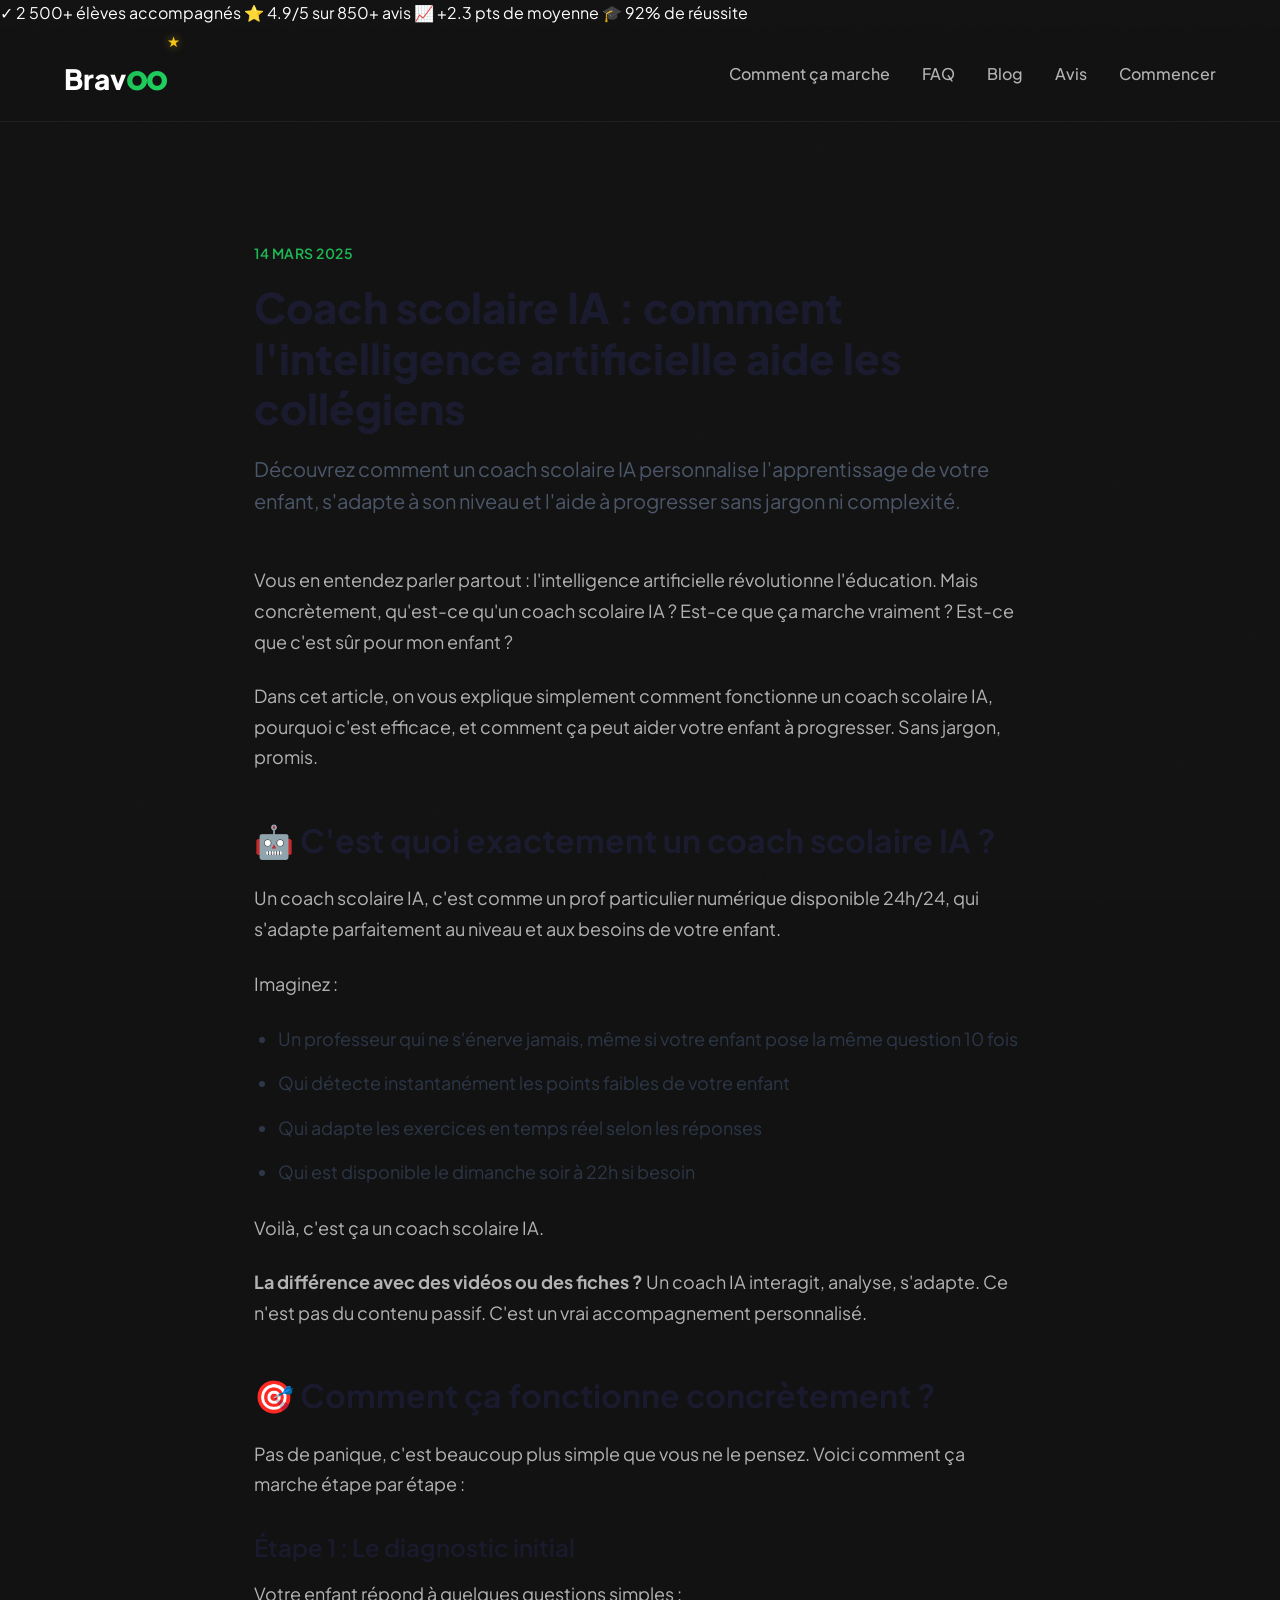
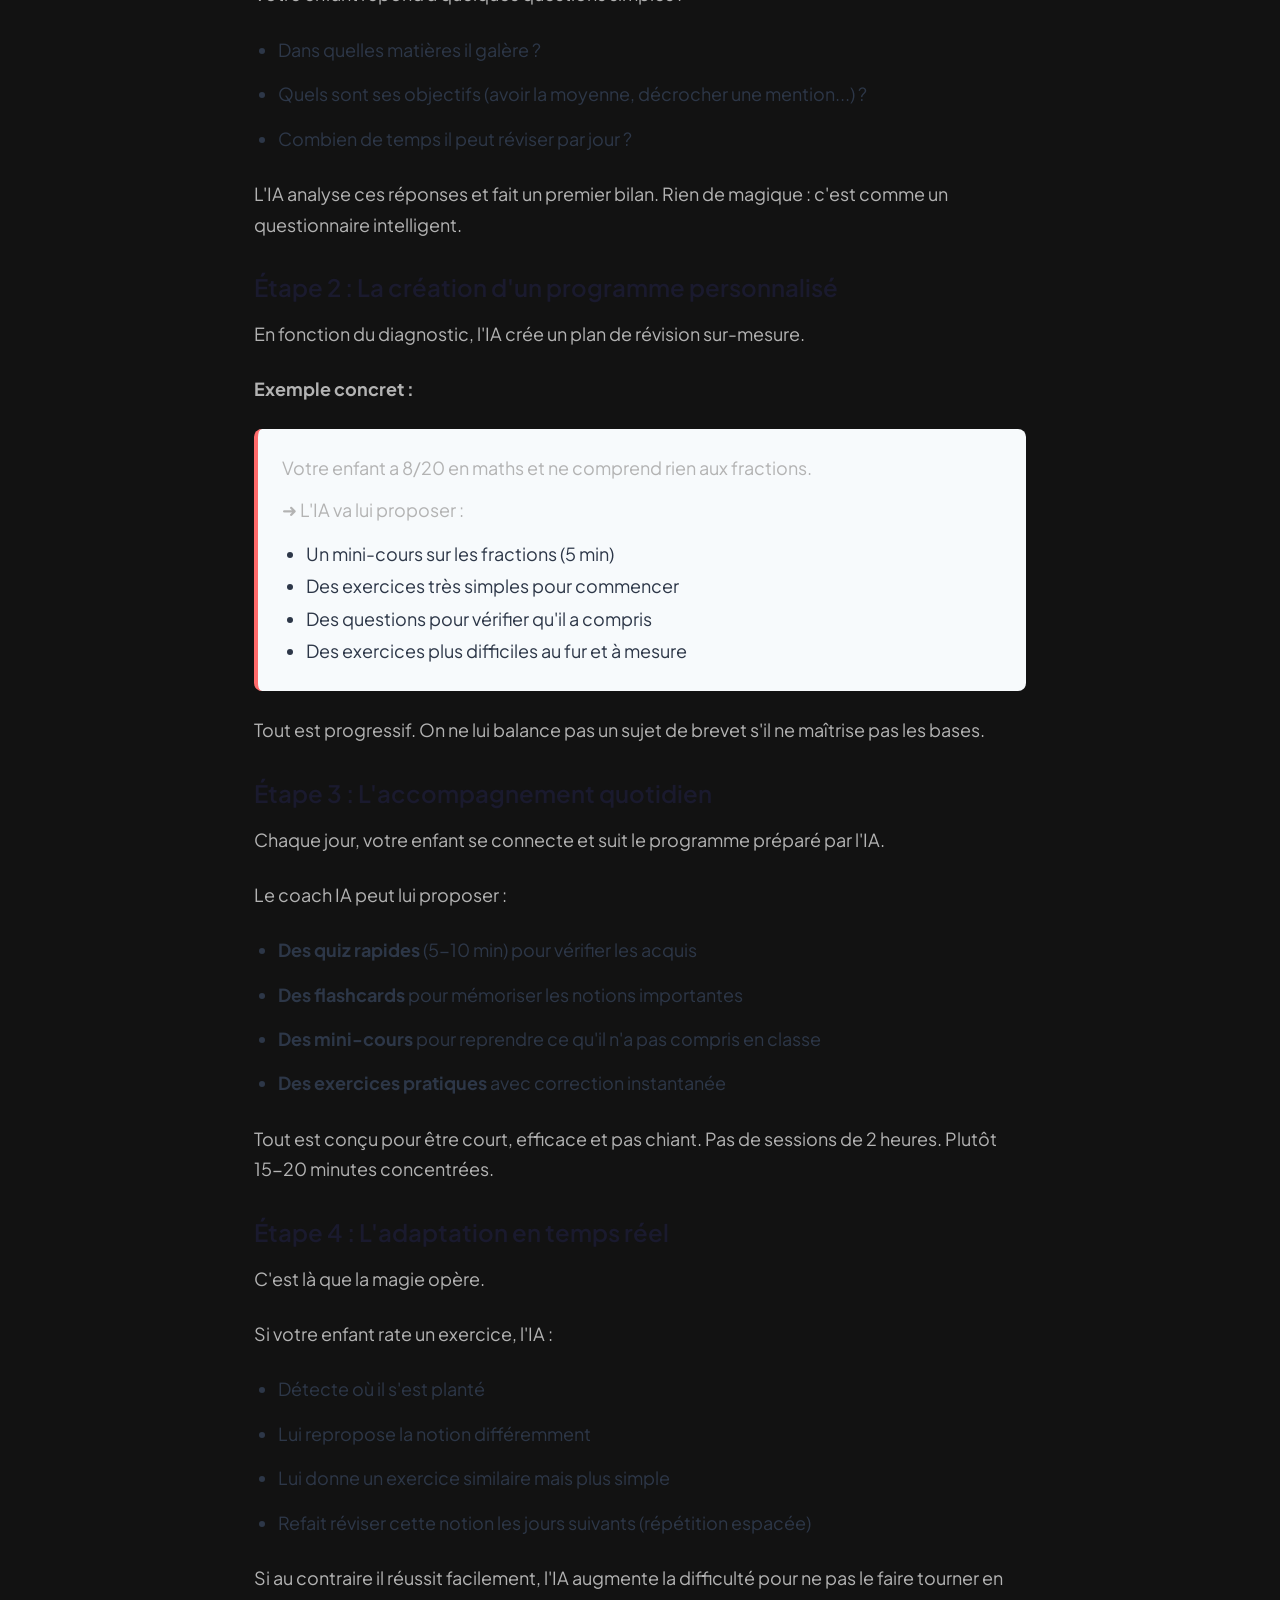
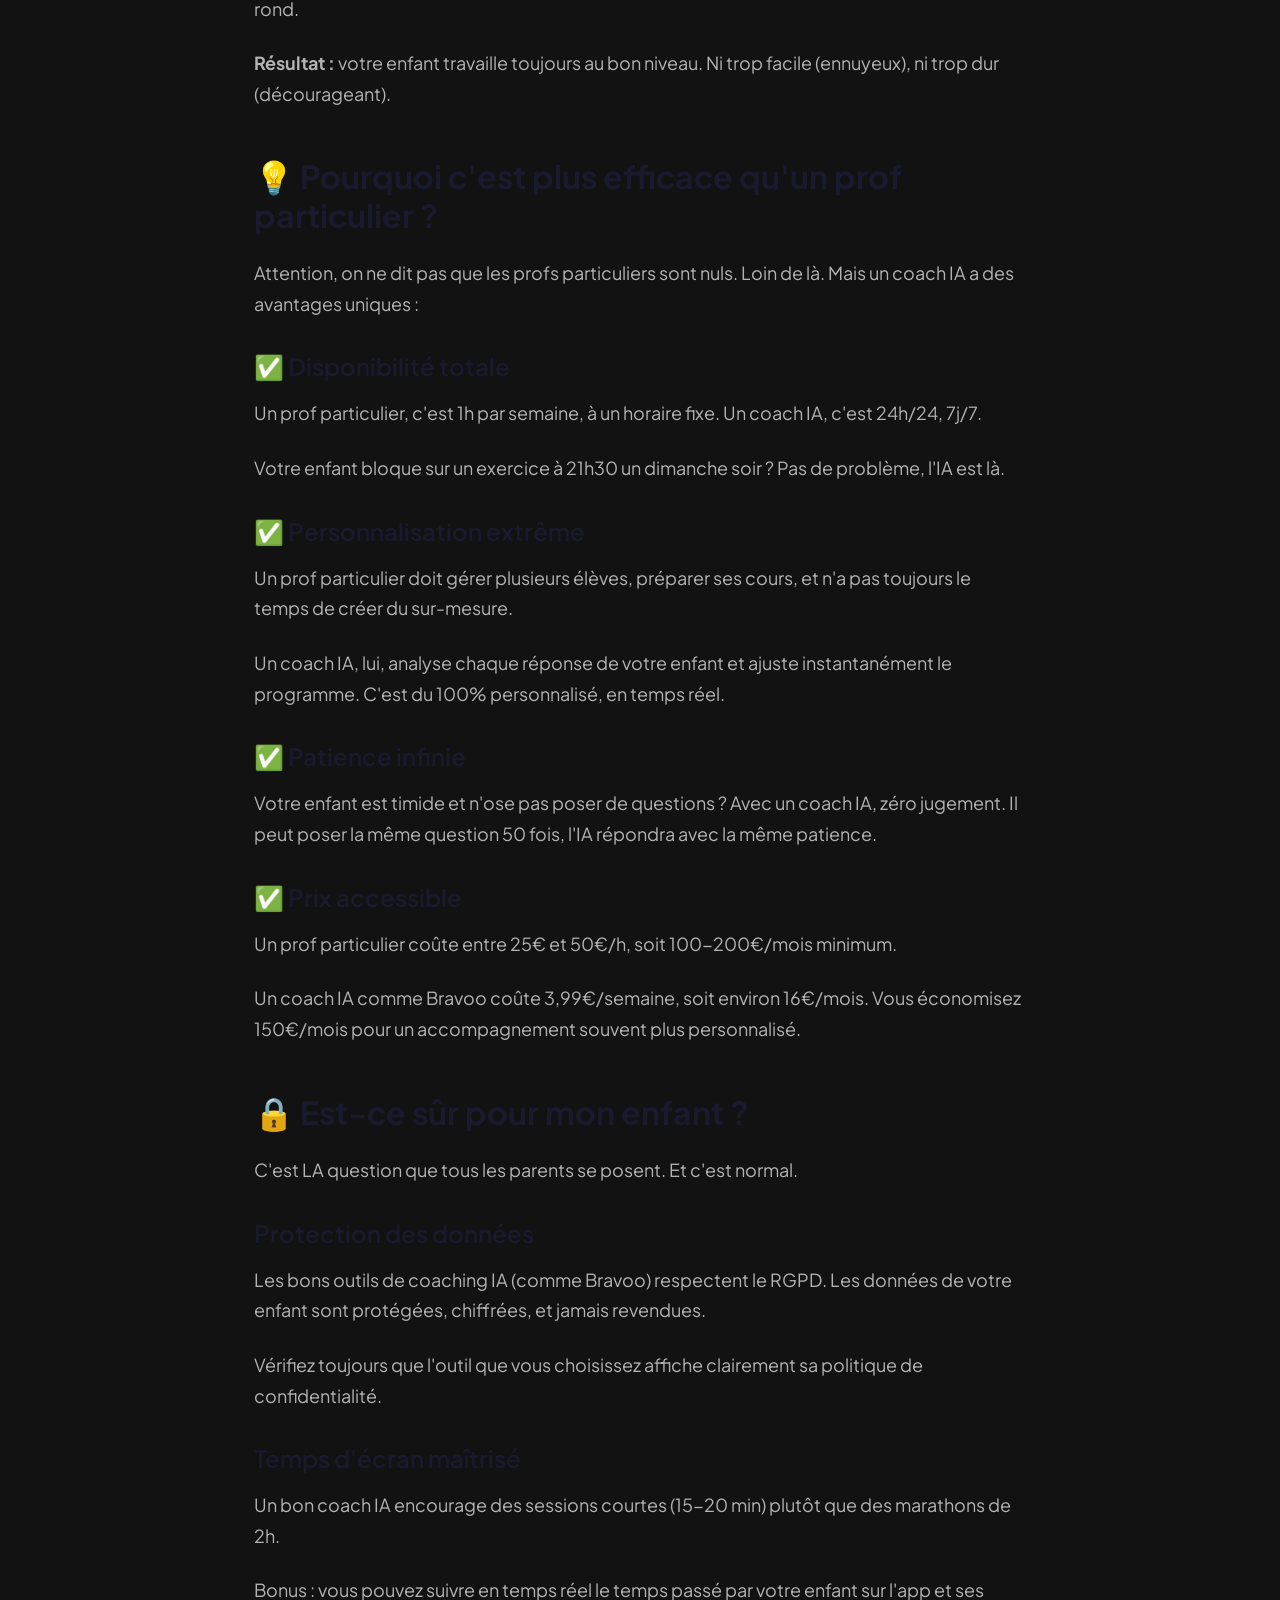
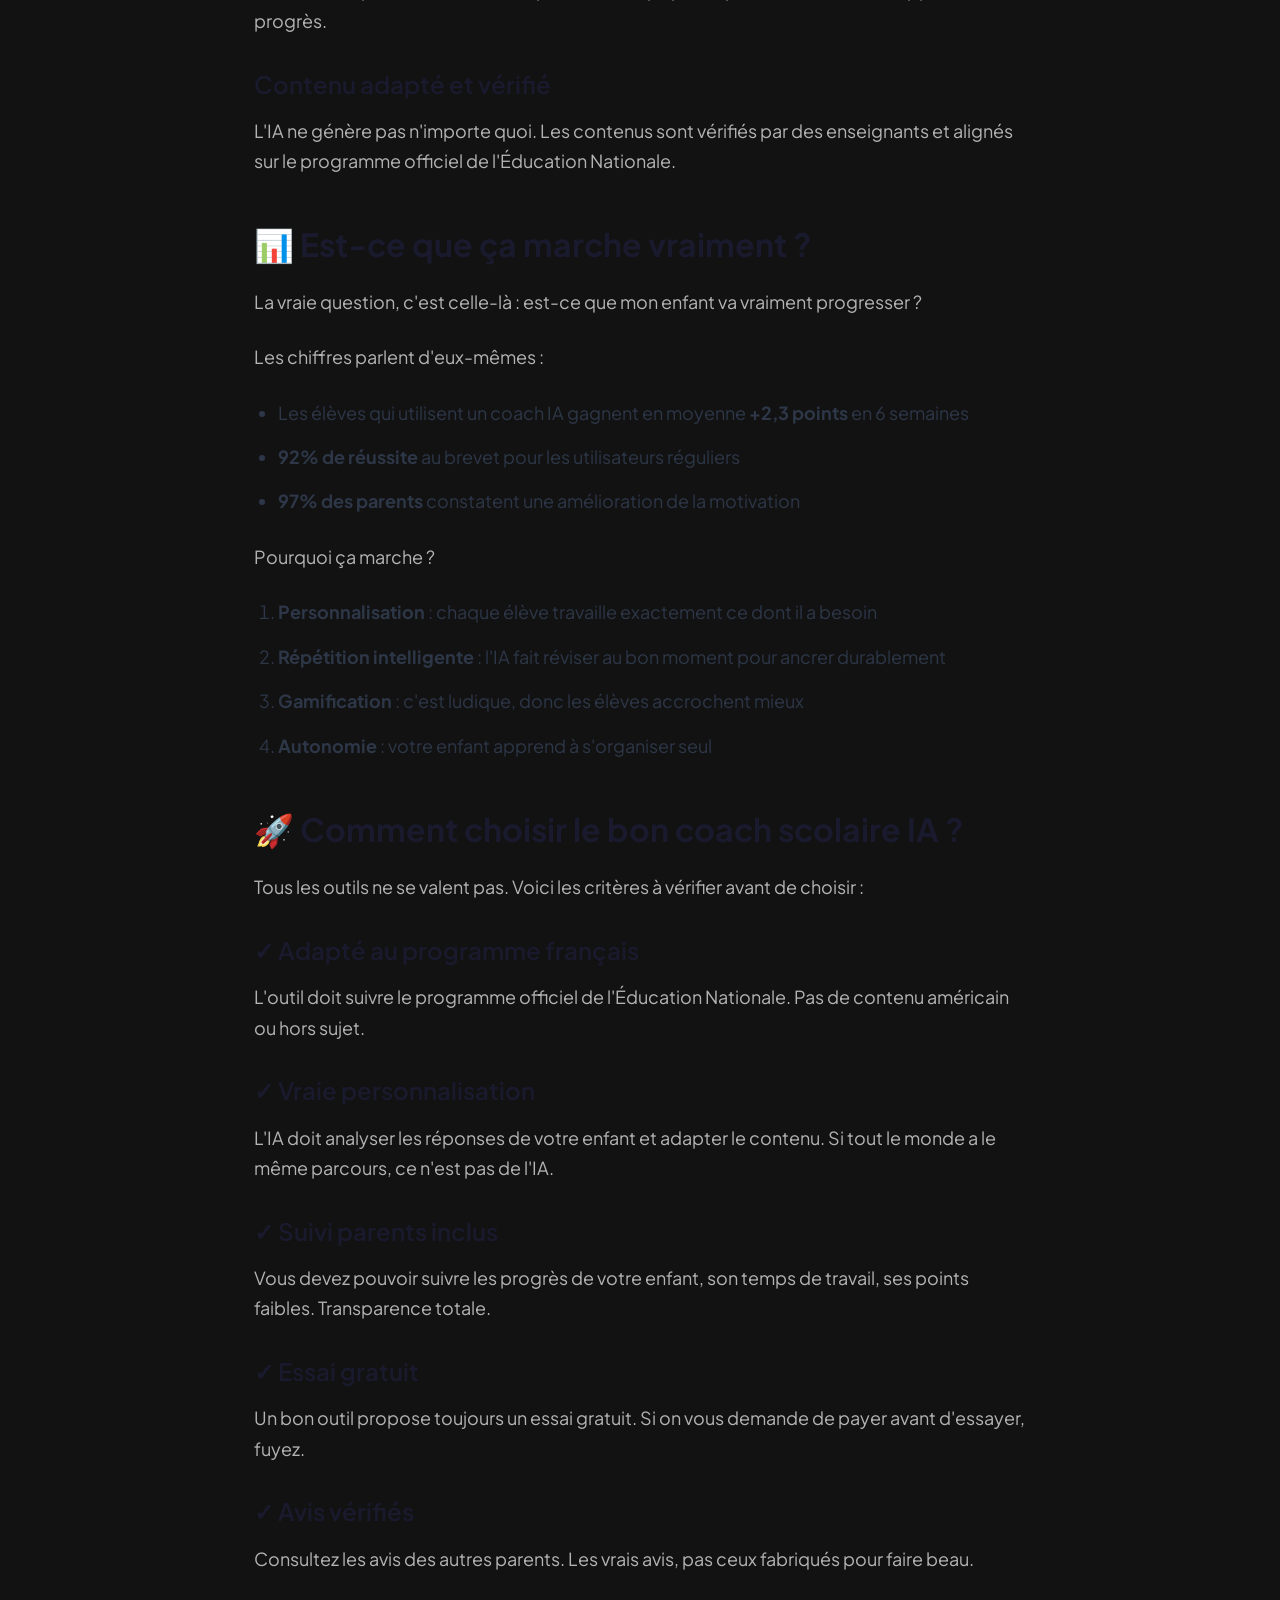
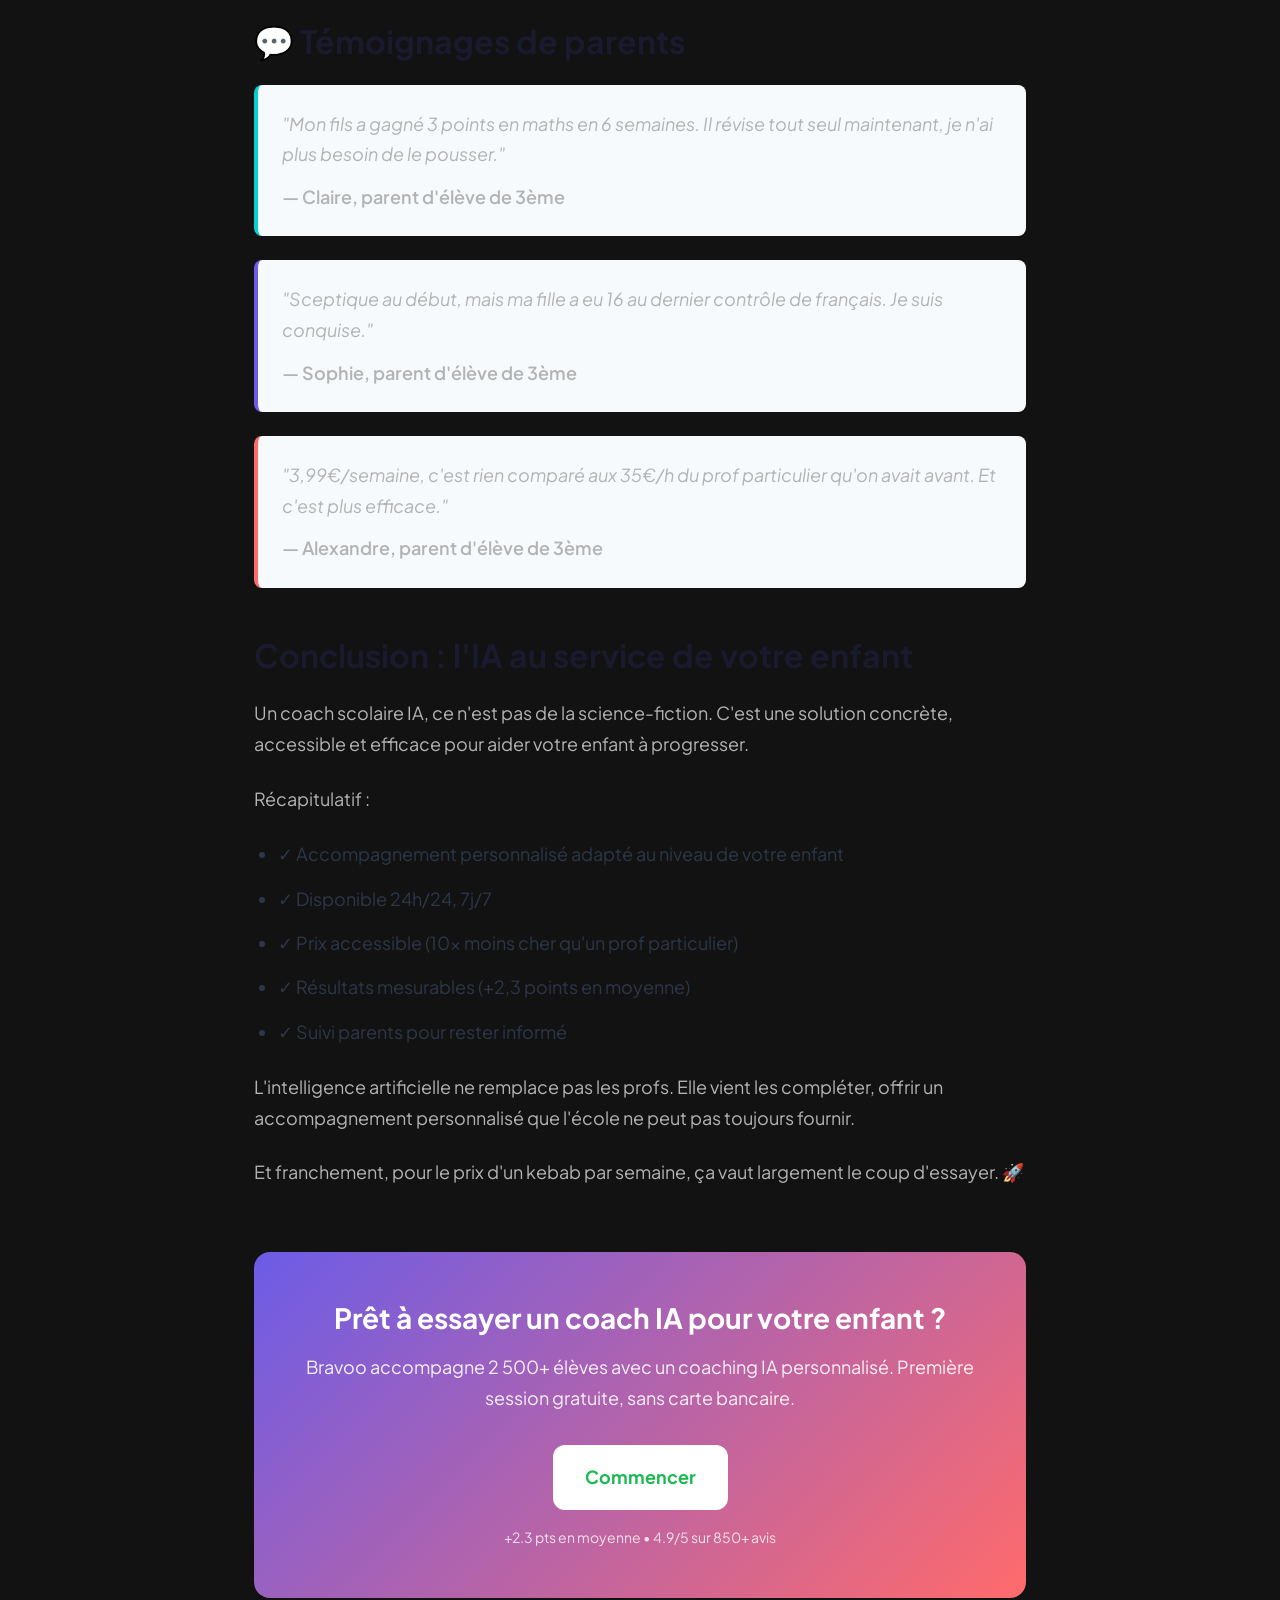
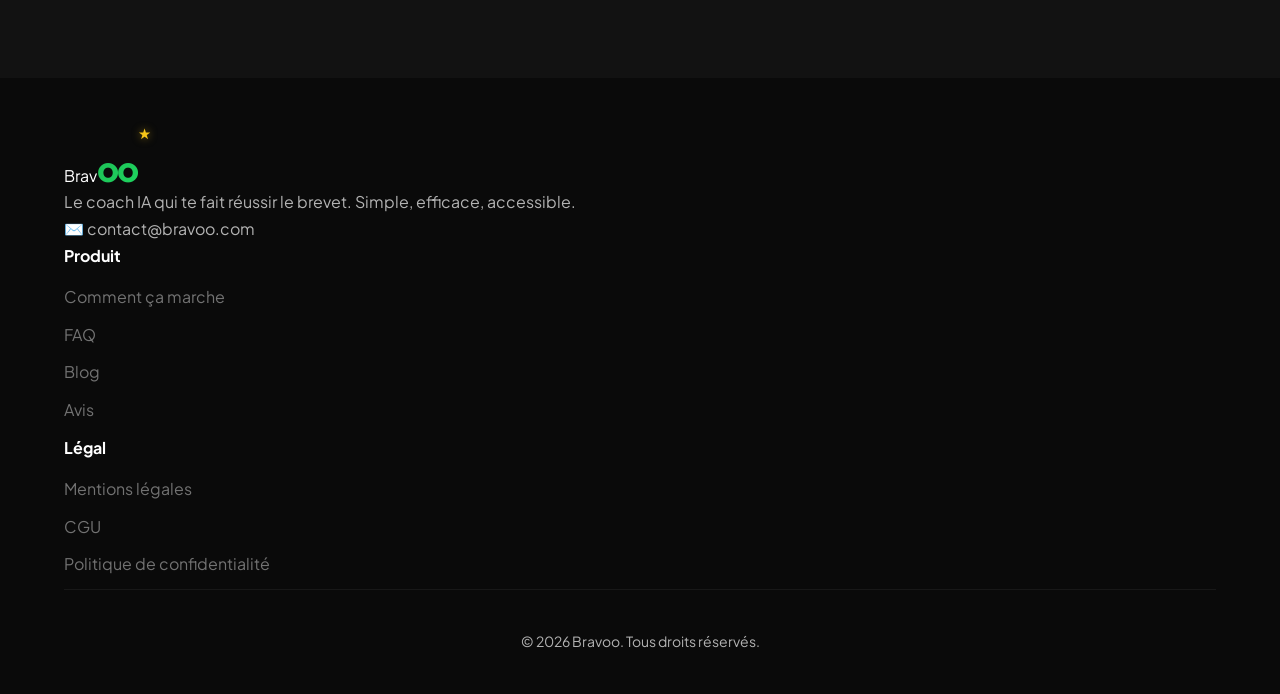
<file: blog/coach-scolaire-ia.html>
<!DOCTYPE html>
<html lang="fr">
<head>
    <meta charset="UTF-8">
    <meta name="viewport" content="width=device-width, initial-scale=1.0">
    <title>Coach scolaire IA : comment l'intelligence artificielle aide les collégiens</title>
    <meta name="description" content="Découvrez comment un coach scolaire IA personnalise l'apprentissage de votre enfant, s'adapte à son niveau et l'aide à progresser sans jargon ni complexité.">
    <link rel="preconnect" href="https://fonts.googleapis.com">
    <link rel="preconnect" href="https://fonts.gstatic.com" crossorigin>
    <link href="https://fonts.googleapis.com/css2?family=Plus+Jakarta+Sans:wght@400;500;600;700;800;900&display=swap" rel="stylesheet">
    <link rel="stylesheet" href="../styles.css">
    <script type="application/ld+json">
    {
      "@context": "https://schema.org",
      "@type": "Article",
      "headline": "Coach scolaire IA : comment l'intelligence artificielle aide les collégiens",
      "description": "Découvrez comment un coach scolaire IA personnalise l'apprentissage de votre enfant, s'adapte à son niveau et l'aide à progresser sans jargon ni complexité.",
      "datePublished": "2025-03-14",
      "author": {
        "@type": "Organization",
        "name": "Bravoo"
      },
      "publisher": {
        "@type": "Organization",
        "name": "Bravoo",
        "logo": {
          "@type": "ImageObject",
          "url": "https://bravoo.com/logo.png"
        }
      }
    }
    </script>
</head>
<body>
    <!-- Trust Bar Sticky -->
    <div class="trust-bar">
        <div class="trust-bar-content">
            <span class="trust-item">✓ 2 500+ élèves accompagnés</span>
            <span class="trust-item">⭐ 4.9/5 sur 850+ avis</span>
            <span class="trust-item">📈 +2.3 pts de moyenne</span>
            <span class="trust-item">🎓 92% de réussite</span>
        </div>
    </div>

    <!-- Navigation -->
    <nav class="nav">
        <div class="container">
            <div class="nav-content">
                <a href="../index.html" class="logo">
                    <span class="logo-brav">Brav</span><span class="logo-oo">oo</span>
                </a>
                <div class="nav-links">
                    <a href="../index.html#comment-ca-marche">Comment ça marche</a>
                    <a href="../faq.html">FAQ</a>
                    <a href="../blog.html">Blog</a>
                    <a href="../index.html#avis">Avis</a>
                    <a href="https://app.bravoo.fr" class="btn-nav">Commencer</a>
                </div>
            </div>
        </div>
    </nav>

    <!-- Article -->
    <article style="max-width: 820px; margin: 120px auto 80px; padding: 0 24px;">
        <header style="margin-bottom: 48px;">
            <p style="color: #1DB954; font-weight: 600; font-size: 14px; text-transform: uppercase; letter-spacing: 0.5px; margin-bottom: 16px;">14 mars 2025</p>
            <h1 style="font-size: 42px; line-height: 1.2; font-weight: 800; color: #1a1a2e; margin-bottom: 20px;">Coach scolaire IA : comment l'intelligence artificielle aide les collégiens</h1>
            <p style="font-size: 20px; line-height: 1.6; color: #4a5568;">Découvrez comment un coach scolaire IA personnalise l'apprentissage de votre enfant, s'adapte à son niveau et l'aide à progresser sans jargon ni complexité.</p>
        </header>

        <div style="line-height: 1.8; font-size: 18px; color: #2d3748;">
            <p style="margin-bottom: 24px;">Vous en entendez parler partout : l'intelligence artificielle révolutionne l'éducation. Mais concrètement, qu'est-ce qu'un coach scolaire IA ? Est-ce que ça marche vraiment ? Est-ce que c'est sûr pour mon enfant ?</p>

            <p style="margin-bottom: 24px;">Dans cet article, on vous explique simplement comment fonctionne un coach scolaire IA, pourquoi c'est efficace, et comment ça peut aider votre enfant à progresser. Sans jargon, promis.</p>

            <h2 style="font-size: 32px; font-weight: 700; color: #1a1a2e; margin: 48px 0 24px;">🤖 C'est quoi exactement un coach scolaire IA ?</h2>

            <p style="margin-bottom: 24px;">Un coach scolaire IA, c'est comme un prof particulier numérique disponible 24h/24, qui s'adapte parfaitement au niveau et aux besoins de votre enfant.</p>

            <p style="margin-bottom: 24px;">Imaginez :</p>

            <ul style="margin-bottom: 24px; padding-left: 24px;">
                <li style="margin-bottom: 12px;">Un professeur qui ne s'énerve jamais, même si votre enfant pose la même question 10 fois</li>
                <li style="margin-bottom: 12px;">Qui détecte instantanément les points faibles de votre enfant</li>
                <li style="margin-bottom: 12px;">Qui adapte les exercices en temps réel selon les réponses</li>
                <li style="margin-bottom: 12px;">Qui est disponible le dimanche soir à 22h si besoin</li>
            </ul>

            <p style="margin-bottom: 24px;">Voilà, c'est ça un coach scolaire IA.</p>

            <p style="margin-bottom: 24px;"><strong>La différence avec des vidéos ou des fiches ?</strong> Un coach IA interagit, analyse, s'adapte. Ce n'est pas du contenu passif. C'est un vrai accompagnement personnalisé.</p>

            <h2 style="font-size: 32px; font-weight: 700; color: #1a1a2e; margin: 48px 0 24px;">🎯 Comment ça fonctionne concrètement ?</h2>

            <p style="margin-bottom: 24px;">Pas de panique, c'est beaucoup plus simple que vous ne le pensez. Voici comment ça marche étape par étape :</p>

            <h3 style="font-size: 24px; font-weight: 600; color: #1a1a2e; margin: 32px 0 16px;">Étape 1 : Le diagnostic initial</h3>

            <p style="margin-bottom: 24px;">Votre enfant répond à quelques questions simples :</p>
            <ul style="margin-bottom: 24px; padding-left: 24px;">
                <li style="margin-bottom: 12px;">Dans quelles matières il galère ?</li>
                <li style="margin-bottom: 12px;">Quels sont ses objectifs (avoir la moyenne, décrocher une mention...) ?</li>
                <li style="margin-bottom: 12px;">Combien de temps il peut réviser par jour ?</li>
            </ul>

            <p style="margin-bottom: 24px;">L'IA analyse ces réponses et fait un premier bilan. Rien de magique : c'est comme un questionnaire intelligent.</p>

            <h3 style="font-size: 24px; font-weight: 600; color: #1a1a2e; margin: 32px 0 16px;">Étape 2 : La création d'un programme personnalisé</h3>

            <p style="margin-bottom: 24px;">En fonction du diagnostic, l'IA crée un plan de révision sur-mesure.</p>

            <p style="margin-bottom: 24px;"><strong>Exemple concret :</strong></p>
            <div style="background: #f7fafc; border-left: 4px solid #FF6B6B; padding: 24px; margin-bottom: 24px; border-radius: 8px;">
                <p style="margin-bottom: 12px;">Votre enfant a 8/20 en maths et ne comprend rien aux fractions.</p>
                <p style="margin-bottom: 12px;">➜ L'IA va lui proposer :</p>
                <ul style="padding-left: 24px;">
                    <li>Un mini-cours sur les fractions (5 min)</li>
                    <li>Des exercices très simples pour commencer</li>
                    <li>Des questions pour vérifier qu'il a compris</li>
                    <li>Des exercices plus difficiles au fur et à mesure</li>
                </ul>
            </div>

            <p style="margin-bottom: 24px;">Tout est progressif. On ne lui balance pas un sujet de brevet s'il ne maîtrise pas les bases.</p>

            <h3 style="font-size: 24px; font-weight: 600; color: #1a1a2e; margin: 32px 0 16px;">Étape 3 : L'accompagnement quotidien</h3>

            <p style="margin-bottom: 24px;">Chaque jour, votre enfant se connecte et suit le programme préparé par l'IA.</p>

            <p style="margin-bottom: 24px;">Le coach IA peut lui proposer :</p>
            <ul style="margin-bottom: 24px; padding-left: 24px;">
                <li style="margin-bottom: 12px;"><strong>Des quiz rapides</strong> (5-10 min) pour vérifier les acquis</li>
                <li style="margin-bottom: 12px;"><strong>Des flashcards</strong> pour mémoriser les notions importantes</li>
                <li style="margin-bottom: 12px;"><strong>Des mini-cours</strong> pour reprendre ce qu'il n'a pas compris en classe</li>
                <li style="margin-bottom: 12px;"><strong>Des exercices pratiques</strong> avec correction instantanée</li>
            </ul>

            <p style="margin-bottom: 24px;">Tout est conçu pour être court, efficace et pas chiant. Pas de sessions de 2 heures. Plutôt 15-20 minutes concentrées.</p>

            <h3 style="font-size: 24px; font-weight: 600; color: #1a1a2e; margin: 32px 0 16px;">Étape 4 : L'adaptation en temps réel</h3>

            <p style="margin-bottom: 24px;">C'est là que la magie opère.</p>

            <p style="margin-bottom: 24px;">Si votre enfant rate un exercice, l'IA :</p>
            <ul style="margin-bottom: 24px; padding-left: 24px;">
                <li style="margin-bottom: 12px;">Détecte où il s'est planté</li>
                <li style="margin-bottom: 12px;">Lui repropose la notion différemment</li>
                <li style="margin-bottom: 12px;">Lui donne un exercice similaire mais plus simple</li>
                <li style="margin-bottom: 12px;">Refait réviser cette notion les jours suivants (répétition espacée)</li>
            </ul>

            <p style="margin-bottom: 24px;">Si au contraire il réussit facilement, l'IA augmente la difficulté pour ne pas le faire tourner en rond.</p>

            <p style="margin-bottom: 24px;"><strong>Résultat :</strong> votre enfant travaille toujours au bon niveau. Ni trop facile (ennuyeux), ni trop dur (décourageant).</p>

            <h2 style="font-size: 32px; font-weight: 700; color: #1a1a2e; margin: 48px 0 24px;">💡 Pourquoi c'est plus efficace qu'un prof particulier ?</h2>

            <p style="margin-bottom: 24px;">Attention, on ne dit pas que les profs particuliers sont nuls. Loin de là. Mais un coach IA a des avantages uniques :</p>

            <h3 style="font-size: 24px; font-weight: 600; color: #1a1a2e; margin: 32px 0 16px;">✅ Disponibilité totale</h3>

            <p style="margin-bottom: 24px;">Un prof particulier, c'est 1h par semaine, à un horaire fixe. Un coach IA, c'est 24h/24, 7j/7.</p>

            <p style="margin-bottom: 24px;">Votre enfant bloque sur un exercice à 21h30 un dimanche soir ? Pas de problème, l'IA est là.</p>

            <h3 style="font-size: 24px; font-weight: 600; color: #1a1a2e; margin: 32px 0 16px;">✅ Personnalisation extrême</h3>

            <p style="margin-bottom: 24px;">Un prof particulier doit gérer plusieurs élèves, préparer ses cours, et n'a pas toujours le temps de créer du sur-mesure.</p>

            <p style="margin-bottom: 24px;">Un coach IA, lui, analyse chaque réponse de votre enfant et ajuste instantanément le programme. C'est du 100% personnalisé, en temps réel.</p>

            <h3 style="font-size: 24px; font-weight: 600; color: #1a1a2e; margin: 32px 0 16px;">✅ Patience infinie</h3>

            <p style="margin-bottom: 24px;">Votre enfant est timide et n'ose pas poser de questions ? Avec un coach IA, zéro jugement. Il peut poser la même question 50 fois, l'IA répondra avec la même patience.</p>

            <h3 style="font-size: 24px; font-weight: 600; color: #1a1a2e; margin: 32px 0 16px;">✅ Prix accessible</h3>

            <p style="margin-bottom: 24px;">Un prof particulier coûte entre 25€ et 50€/h, soit 100-200€/mois minimum.</p>

            <p style="margin-bottom: 24px;">Un coach IA comme Bravoo coûte 3,99€/semaine, soit environ 16€/mois. Vous économisez 150€/mois pour un accompagnement souvent plus personnalisé.</p>

            <h2 style="font-size: 32px; font-weight: 700; color: #1a1a2e; margin: 48px 0 24px;">🔒 Est-ce sûr pour mon enfant ?</h2>

            <p style="margin-bottom: 24px;">C'est LA question que tous les parents se posent. Et c'est normal.</p>

            <h3 style="font-size: 24px; font-weight: 600; color: #1a1a2e; margin: 32px 0 16px;">Protection des données</h3>

            <p style="margin-bottom: 24px;">Les bons outils de coaching IA (comme Bravoo) respectent le RGPD. Les données de votre enfant sont protégées, chiffrées, et jamais revendues.</p>

            <p style="margin-bottom: 24px;">Vérifiez toujours que l'outil que vous choisissez affiche clairement sa politique de confidentialité.</p>

            <h3 style="font-size: 24px; font-weight: 600; color: #1a1a2e; margin: 32px 0 16px;">Temps d'écran maîtrisé</h3>

            <p style="margin-bottom: 24px;">Un bon coach IA encourage des sessions courtes (15-20 min) plutôt que des marathons de 2h.</p>

            <p style="margin-bottom: 24px;">Bonus : vous pouvez suivre en temps réel le temps passé par votre enfant sur l'app et ses progrès.</p>

            <h3 style="font-size: 24px; font-weight: 600; color: #1a1a2e; margin: 32px 0 16px;">Contenu adapté et vérifié</h3>

            <p style="margin-bottom: 24px;">L'IA ne génère pas n'importe quoi. Les contenus sont vérifiés par des enseignants et alignés sur le programme officiel de l'Éducation Nationale.</p>

            <h2 style="font-size: 32px; font-weight: 700; color: #1a1a2e; margin: 48px 0 24px;">📊 Est-ce que ça marche vraiment ?</h2>

            <p style="margin-bottom: 24px;">La vraie question, c'est celle-là : est-ce que mon enfant va vraiment progresser ?</p>

            <p style="margin-bottom: 24px;">Les chiffres parlent d'eux-mêmes :</p>

            <ul style="margin-bottom: 24px; padding-left: 24px;">
                <li style="margin-bottom: 12px;">Les élèves qui utilisent un coach IA gagnent en moyenne <strong>+2,3 points</strong> en 6 semaines</li>
                <li style="margin-bottom: 12px;"><strong>92% de réussite</strong> au brevet pour les utilisateurs réguliers</li>
                <li style="margin-bottom: 12px;"><strong>97% des parents</strong> constatent une amélioration de la motivation</li>
            </ul>

            <p style="margin-bottom: 24px;">Pourquoi ça marche ?</p>

            <ol style="margin-bottom: 24px; padding-left: 24px;">
                <li style="margin-bottom: 12px;"><strong>Personnalisation</strong> : chaque élève travaille exactement ce dont il a besoin</li>
                <li style="margin-bottom: 12px;"><strong>Répétition intelligente</strong> : l'IA fait réviser au bon moment pour ancrer durablement</li>
                <li style="margin-bottom: 12px;"><strong>Gamification</strong> : c'est ludique, donc les élèves accrochent mieux</li>
                <li style="margin-bottom: 12px;"><strong>Autonomie</strong> : votre enfant apprend à s'organiser seul</li>
            </ol>

            <h2 style="font-size: 32px; font-weight: 700; color: #1a1a2e; margin: 48px 0 24px;">🚀 Comment choisir le bon coach scolaire IA ?</h2>

            <p style="margin-bottom: 24px;">Tous les outils ne se valent pas. Voici les critères à vérifier avant de choisir :</p>

            <h3 style="font-size: 24px; font-weight: 600; color: #1a1a2e; margin: 32px 0 16px;">✓ Adapté au programme français</h3>
            <p style="margin-bottom: 24px;">L'outil doit suivre le programme officiel de l'Éducation Nationale. Pas de contenu américain ou hors sujet.</p>

            <h3 style="font-size: 24px; font-weight: 600; color: #1a1a2e; margin: 32px 0 16px;">✓ Vraie personnalisation</h3>
            <p style="margin-bottom: 24px;">L'IA doit analyser les réponses de votre enfant et adapter le contenu. Si tout le monde a le même parcours, ce n'est pas de l'IA.</p>

            <h3 style="font-size: 24px; font-weight: 600; color: #1a1a2e; margin: 32px 0 16px;">✓ Suivi parents inclus</h3>
            <p style="margin-bottom: 24px;">Vous devez pouvoir suivre les progrès de votre enfant, son temps de travail, ses points faibles. Transparence totale.</p>

            <h3 style="font-size: 24px; font-weight: 600; color: #1a1a2e; margin: 32px 0 16px;">✓ Essai gratuit</h3>
            <p style="margin-bottom: 24px;">Un bon outil propose toujours un essai gratuit. Si on vous demande de payer avant d'essayer, fuyez.</p>

            <h3 style="font-size: 24px; font-weight: 600; color: #1a1a2e; margin: 32px 0 16px;">✓ Avis vérifiés</h3>
            <p style="margin-bottom: 24px;">Consultez les avis des autres parents. Les vrais avis, pas ceux fabriqués pour faire beau.</p>

            <h2 style="font-size: 32px; font-weight: 700; color: #1a1a2e; margin: 48px 0 24px;">💬 Témoignages de parents</h2>

            <div style="background: #f7fafc; padding: 24px; margin-bottom: 24px; border-radius: 8px; border-left: 4px solid #00D2D3;">
                <p style="font-style: italic; margin-bottom: 12px;">"Mon fils a gagné 3 points en maths en 6 semaines. Il révise tout seul maintenant, je n'ai plus besoin de le pousser."</p>
                <p style="font-weight: 600;">— Claire, parent d'élève de 3ème</p>
            </div>

            <div style="background: #f7fafc; padding: 24px; margin-bottom: 24px; border-radius: 8px; border-left: 4px solid #6C5CE7;">
                <p style="font-style: italic; margin-bottom: 12px;">"Sceptique au début, mais ma fille a eu 16 au dernier contrôle de français. Je suis conquise."</p>
                <p style="font-weight: 600;">— Sophie, parent d'élève de 3ème</p>
            </div>

            <div style="background: #f7fafc; padding: 24px; margin-bottom: 24px; border-radius: 8px; border-left: 4px solid #FF6B6B;">
                <p style="font-style: italic; margin-bottom: 12px;">"3,99€/semaine, c'est rien comparé aux 35€/h du prof particulier qu'on avait avant. Et c'est plus efficace."</p>
                <p style="font-weight: 600;">— Alexandre, parent d'élève de 3ème</p>
            </div>

            <h2 style="font-size: 32px; font-weight: 700; color: #1a1a2e; margin: 48px 0 24px;">Conclusion : l'IA au service de votre enfant</h2>

            <p style="margin-bottom: 24px;">Un coach scolaire IA, ce n'est pas de la science-fiction. C'est une solution concrète, accessible et efficace pour aider votre enfant à progresser.</p>

            <p style="margin-bottom: 24px;">Récapitulatif :</p>

            <ul style="margin-bottom: 24px; padding-left: 24px;">
                <li style="margin-bottom: 12px;">✓ Accompagnement personnalisé adapté au niveau de votre enfant</li>
                <li style="margin-bottom: 12px;">✓ Disponible 24h/24, 7j/7</li>
                <li style="margin-bottom: 12px;">✓ Prix accessible (10x moins cher qu'un prof particulier)</li>
                <li style="margin-bottom: 12px;">✓ Résultats mesurables (+2,3 points en moyenne)</li>
                <li style="margin-bottom: 12px;">✓ Suivi parents pour rester informé</li>
            </ul>

            <p style="margin-bottom: 24px;">L'intelligence artificielle ne remplace pas les profs. Elle vient les compléter, offrir un accompagnement personnalisé que l'école ne peut pas toujours fournir.</p>

            <p style="margin-bottom: 24px;">Et franchement, pour le prix d'un kebab par semaine, ça vaut largement le coup d'essayer. 🚀</p>

            <div style="background: linear-gradient(135deg, #6C5CE7 0%, #FF6B6B 100%); border-radius: 16px; padding: 48px; text-align: center; margin: 64px 0;">
                <h3 style="font-size: 28px; font-weight: 700; color: white; margin-bottom: 16px;">Prêt à essayer un coach IA pour votre enfant ?</h3>
                <p style="font-size: 18px; color: white; opacity: 0.9; margin-bottom: 32px;">Bravoo accompagne 2 500+ élèves avec un coaching IA personnalisé. Première session gratuite, sans carte bancaire.</p>
                <a href="https://app.bravoo.fr" style="display: inline-block; background: white; color: #1DB954; padding: 16px 32px; border-radius: 12px; font-weight: 700; text-decoration: none; font-size: 18px;">Commencer</a>
                <p style="color: white; opacity: 0.8; margin-top: 16px; font-size: 14px;"> +2.3 pts en moyenne • 4.9/5 sur 850+ avis</p>
            </div>
        </div>
    </article>

    <!-- Footer -->
    <footer class="footer">
        <div class="container">
            <div class="footer-content">
                <div class="footer-col">
                    <a href="../index.html" class="footer-logo">
                        <span class="logo-brav">Brav</span><span class="logo-oo">oo</span>
                    </a>
                    <p class="footer-desc">Le coach IA qui te fait réussir le brevet. Simple, efficace, accessible.</p>
                    <p class="footer-contact">✉️ contact@bravoo.com</p>
                </div>
                <div class="footer-col">
                    <h4 class="footer-title">Produit</h4>
                    <ul class="footer-links">
                        <li><a href="../index.html#comment-ca-marche">Comment ça marche</a></li>
                        <li><a href="../faq.html">FAQ</a></li>
                        <li><a href="../blog.html">Blog</a></li>
                        <li><a href="../index.html#avis">Avis</a></li>
                    </ul>
                </div>
                <div class="footer-col">
                    <h4 class="footer-title">Légal</h4>
                    <ul class="footer-links">
                        <li><a href="../mentions-legales.html">Mentions légales</a></li>
                        <li><a href="../cgu.html">CGU</a></li>
                        <li><a href="../confidentialite.html">Politique de confidentialité</a></li>
                    </ul>
                </div>
            </div>
            <div class="footer-bottom">
                <p>© 2026 Bravoo. Tous droits réservés.</p>
            </div>
        </div>
    </footer>

    <script src="../script.js"></script>
</body>
</html>
</file>
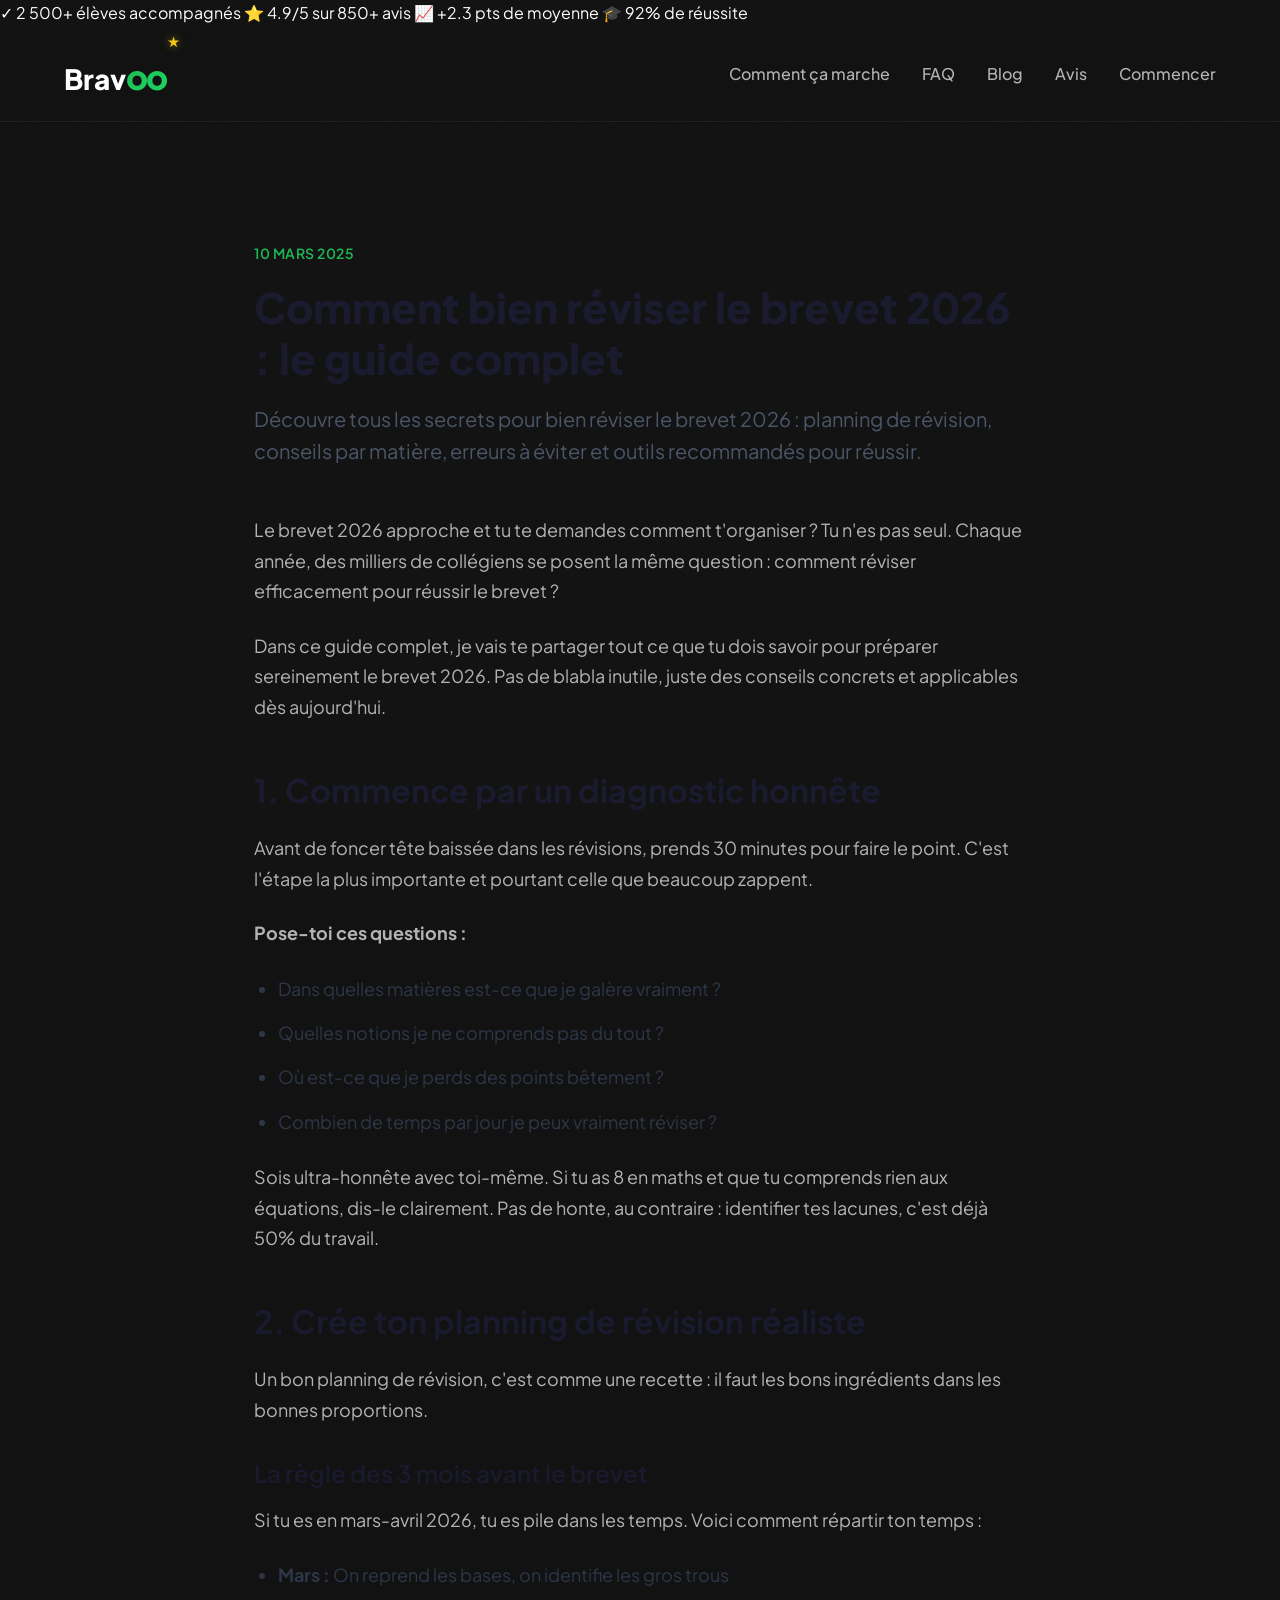
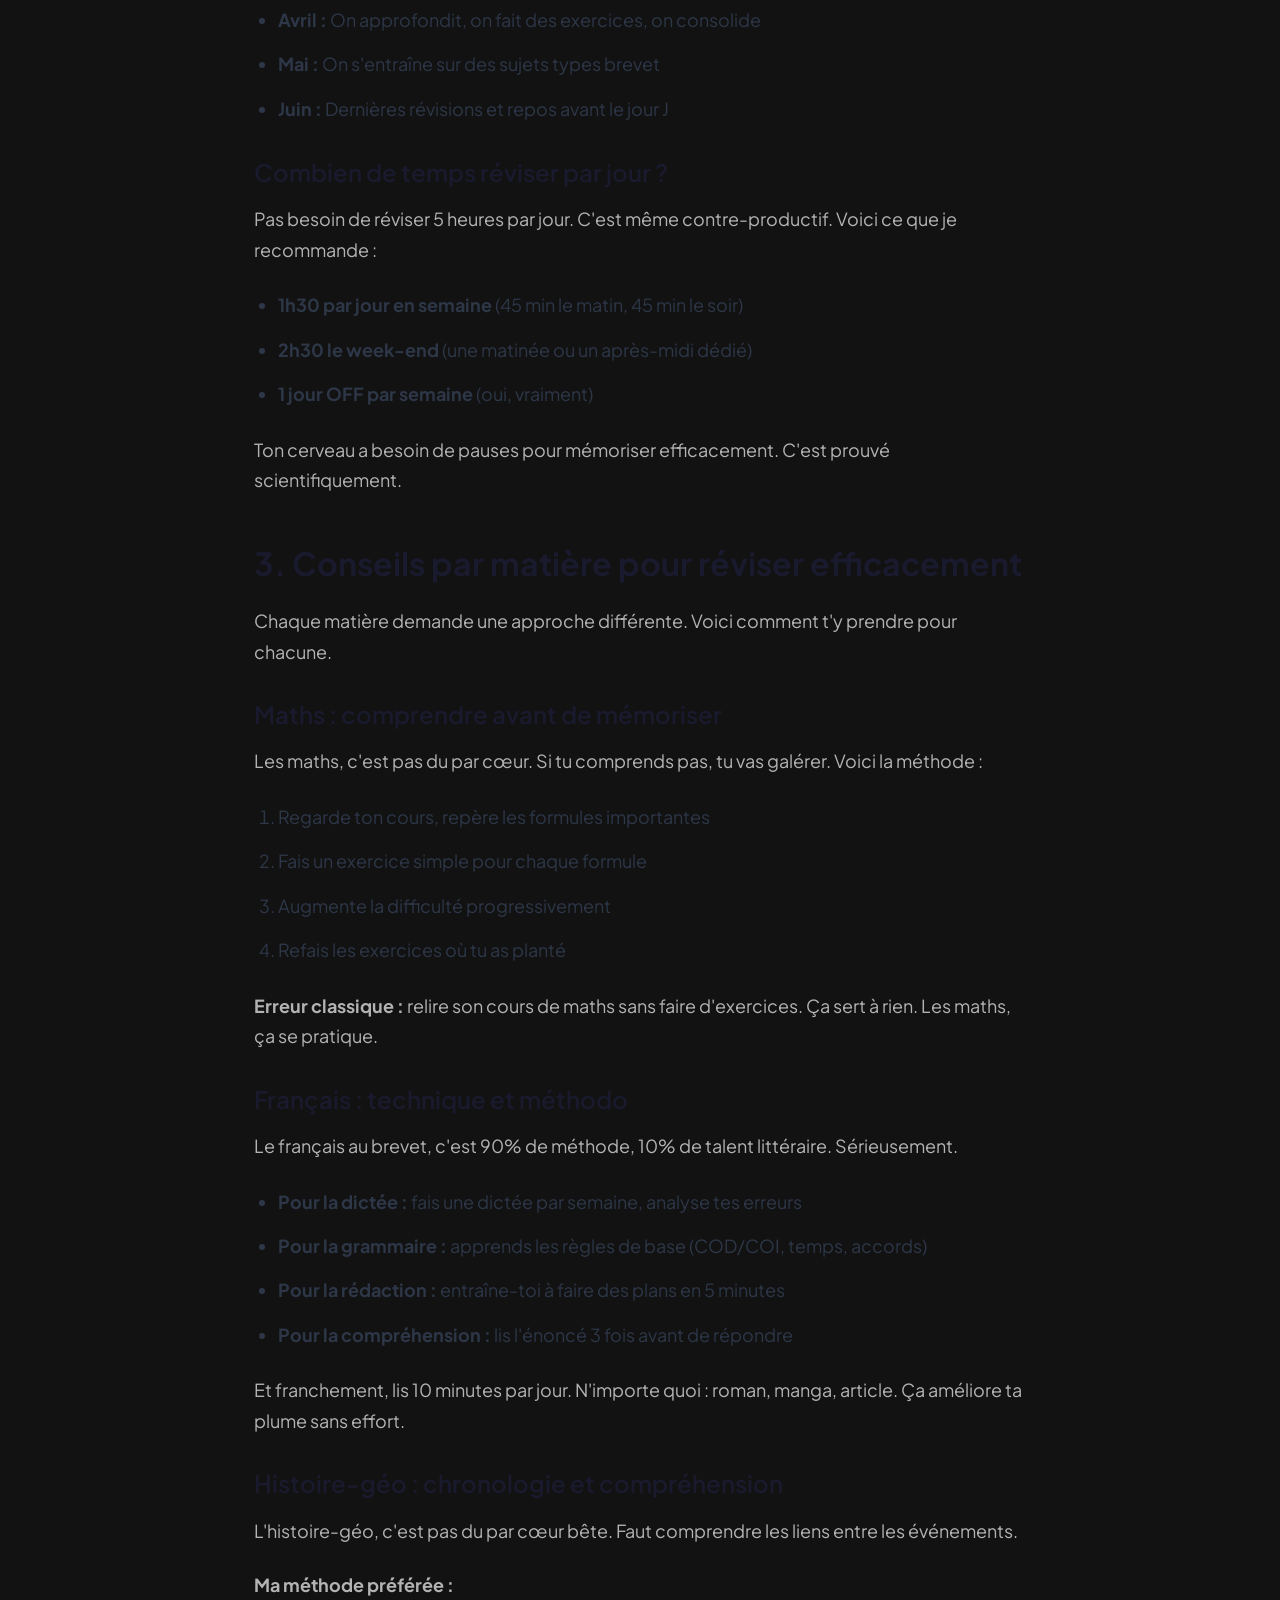
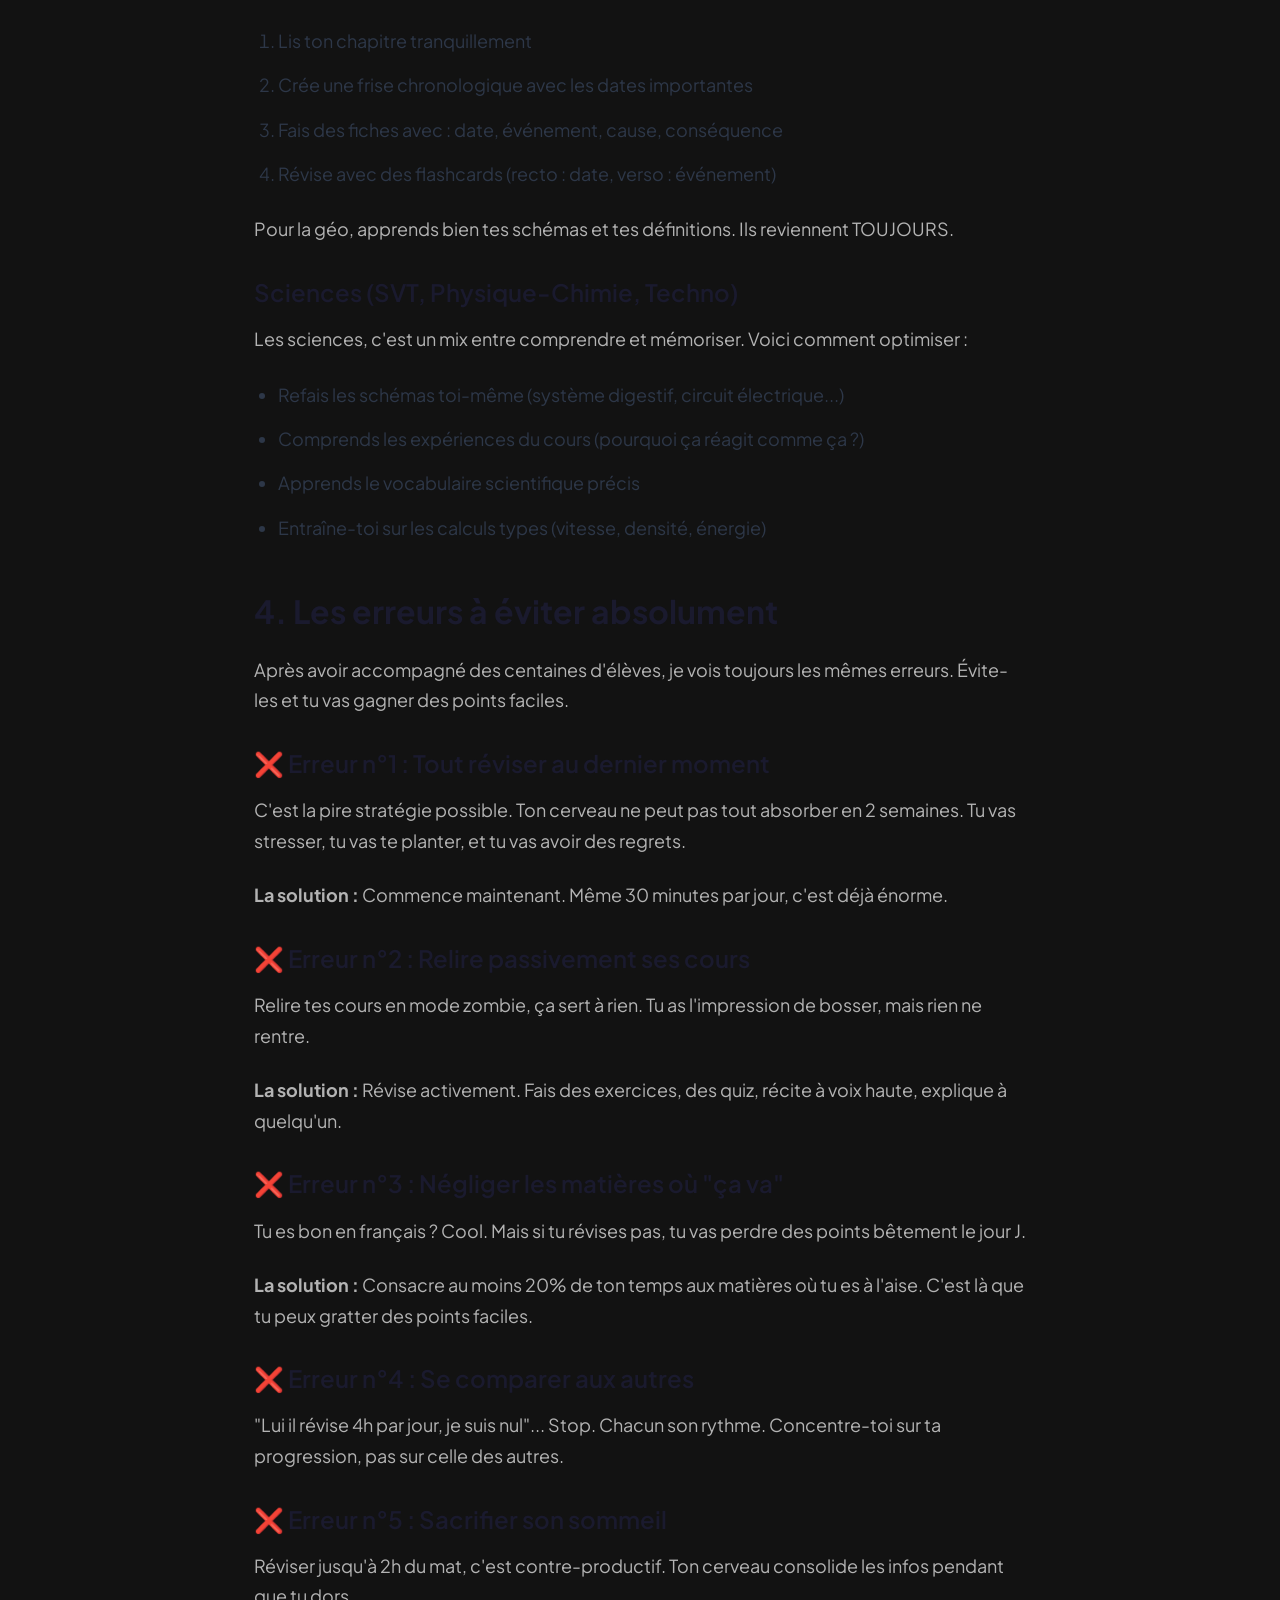
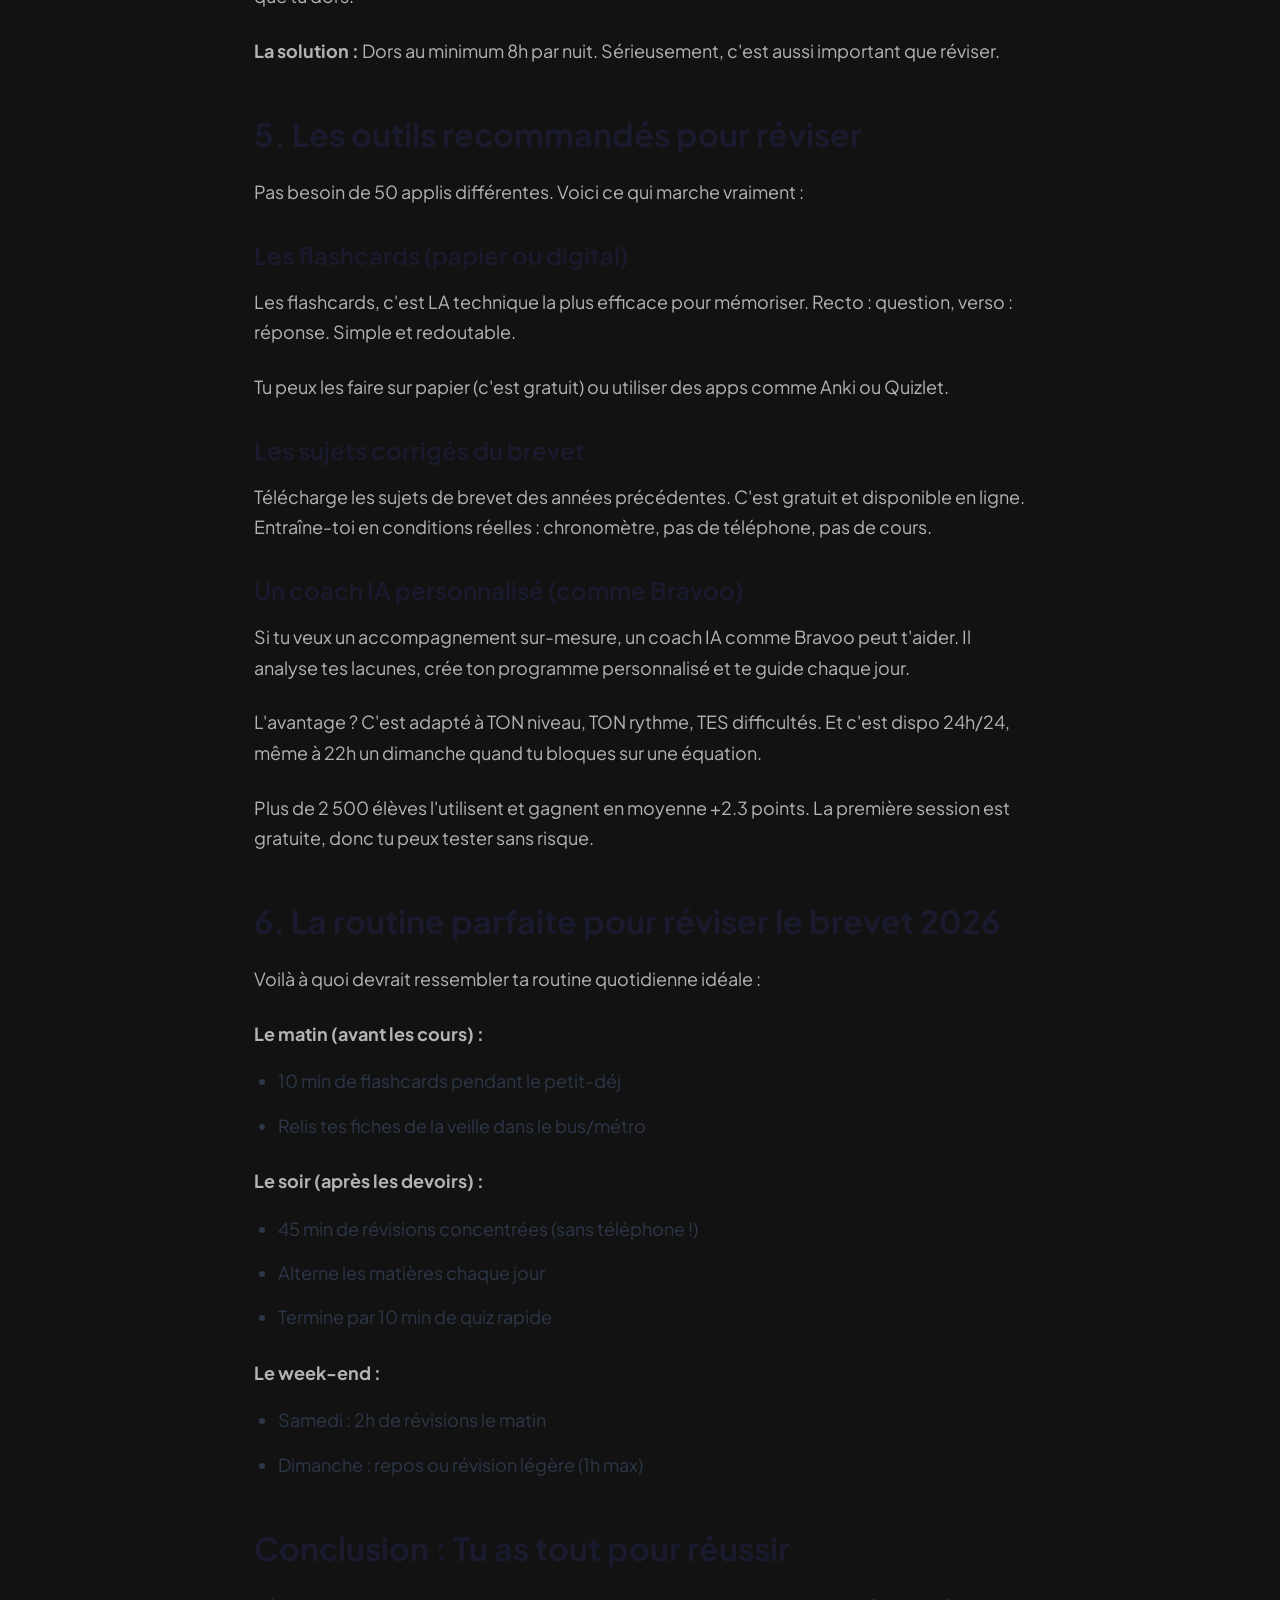
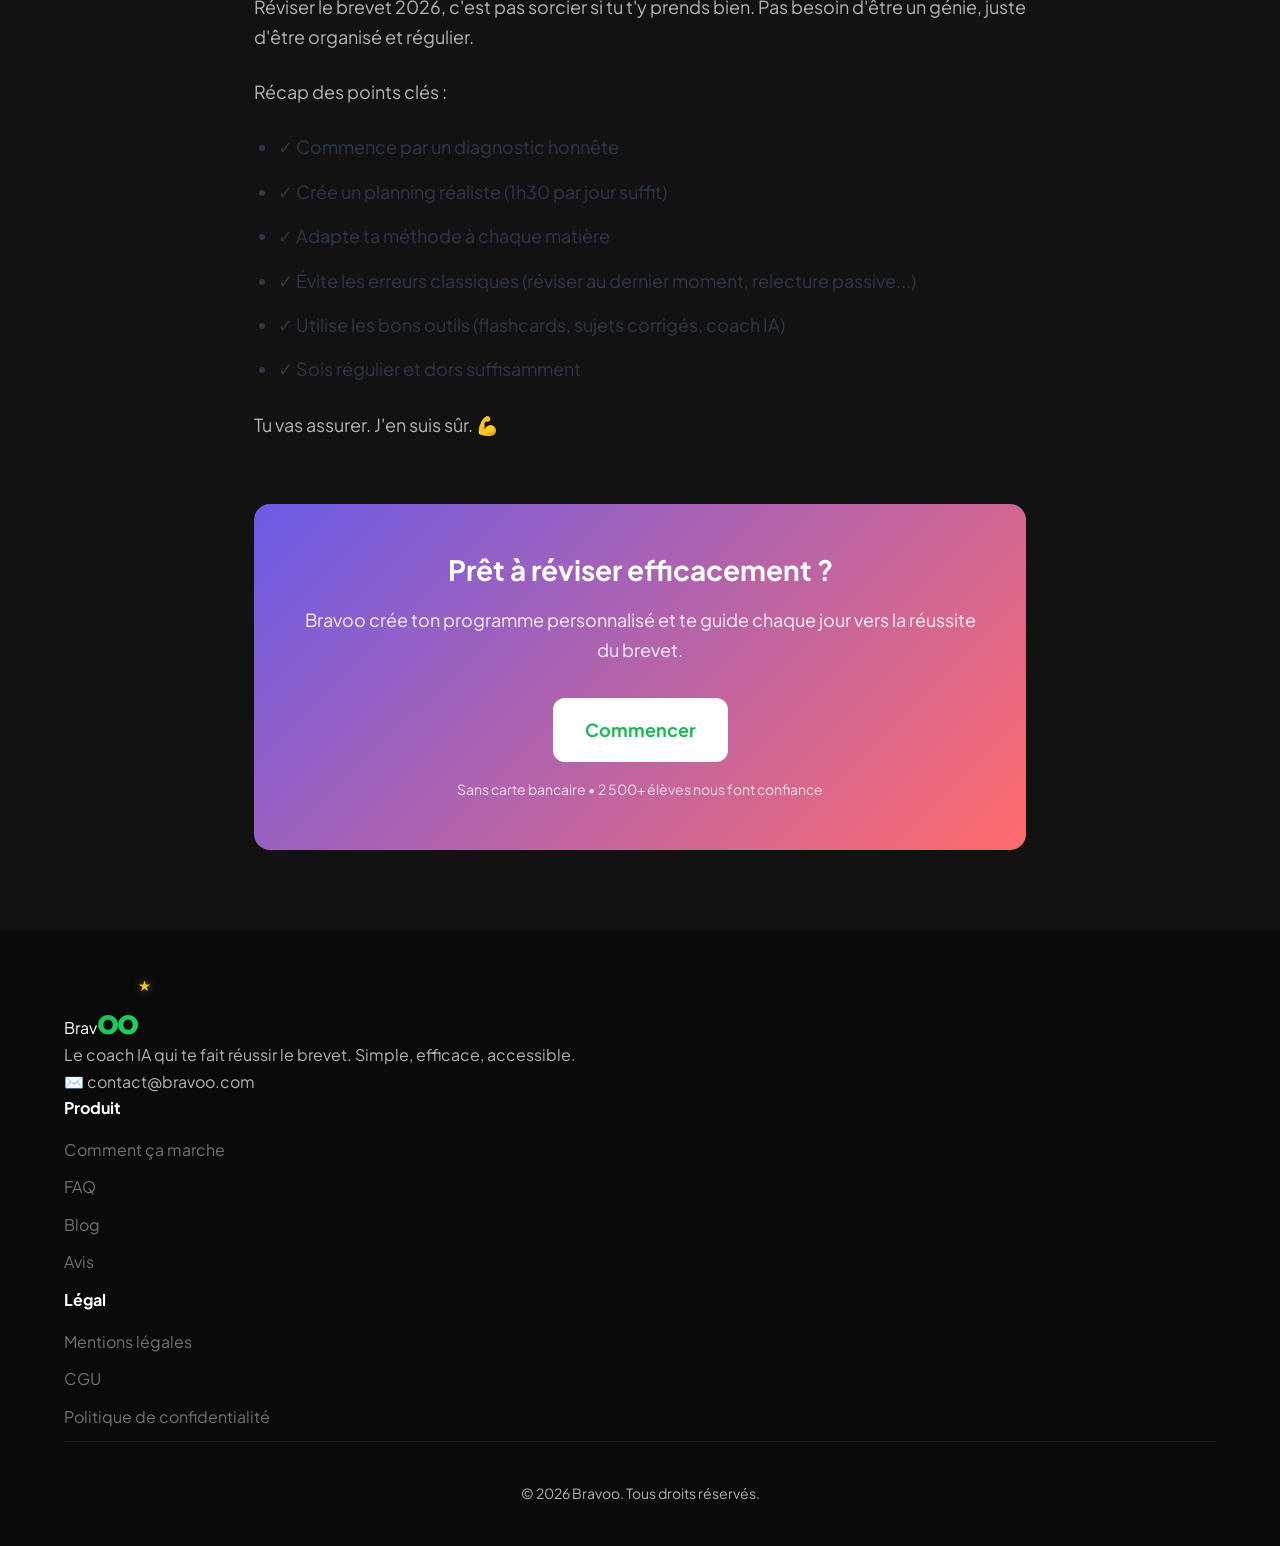
<file: blog/reviser-brevet-2026.html>
<!DOCTYPE html>
<html lang="fr">
<head>
    <meta charset="UTF-8">
    <meta name="viewport" content="width=device-width, initial-scale=1.0">
    <title>Comment bien réviser le brevet 2026 : le guide complet</title>
    <meta name="description" content="Découvre tous les secrets pour bien réviser le brevet 2026 : planning de révision, conseils par matière, erreurs à éviter et outils recommandés pour réussir.">
    <link rel="preconnect" href="https://fonts.googleapis.com">
    <link rel="preconnect" href="https://fonts.gstatic.com" crossorigin>
    <link href="https://fonts.googleapis.com/css2?family=Plus+Jakarta+Sans:wght@400;500;600;700;800;900&display=swap" rel="stylesheet">
    <link rel="stylesheet" href="../styles.css">
    <script type="application/ld+json">
    {
      "@context": "https://schema.org",
      "@type": "Article",
      "headline": "Comment bien réviser le brevet 2026 : le guide complet",
      "description": "Découvre tous les secrets pour bien réviser le brevet 2026 : planning de révision, conseils par matière, erreurs à éviter et outils recommandés pour réussir.",
      "datePublished": "2025-03-10",
      "author": {
        "@type": "Organization",
        "name": "Bravoo"
      },
      "publisher": {
        "@type": "Organization",
        "name": "Bravoo",
        "logo": {
          "@type": "ImageObject",
          "url": "https://bravoo.com/logo.png"
        }
      }
    }
    </script>
</head>
<body>
    <!-- Trust Bar Sticky -->
    <div class="trust-bar">
        <div class="trust-bar-content">
            <span class="trust-item">✓ 2 500+ élèves accompagnés</span>
            <span class="trust-item">⭐ 4.9/5 sur 850+ avis</span>
            <span class="trust-item">📈 +2.3 pts de moyenne</span>
            <span class="trust-item">🎓 92% de réussite</span>
        </div>
    </div>

    <!-- Navigation -->
    <nav class="nav">
        <div class="container">
            <div class="nav-content">
                <a href="../index.html" class="logo">
                    <span class="logo-brav">Brav</span><span class="logo-oo">oo</span>
                </a>
                <div class="nav-links">
                    <a href="../index.html#comment-ca-marche">Comment ça marche</a>
                    <a href="../faq.html">FAQ</a>
                    <a href="../blog.html">Blog</a>
                    <a href="../index.html#avis">Avis</a>
                    <a href="https://app.bravoo.fr" class="btn-nav">Commencer</a>
                </div>
            </div>
        </div>
    </nav>

    <!-- Article -->
    <article style="max-width: 820px; margin: 120px auto 80px; padding: 0 24px;">
        <header style="margin-bottom: 48px;">
            <p style="color: #1DB954; font-weight: 600; font-size: 14px; text-transform: uppercase; letter-spacing: 0.5px; margin-bottom: 16px;">10 mars 2025</p>
            <h1 style="font-size: 42px; line-height: 1.2; font-weight: 800; color: #1a1a2e; margin-bottom: 20px;">Comment bien réviser le brevet 2026 : le guide complet</h1>
            <p style="font-size: 20px; line-height: 1.6; color: #4a5568;">Découvre tous les secrets pour bien réviser le brevet 2026 : planning de révision, conseils par matière, erreurs à éviter et outils recommandés pour réussir.</p>
        </header>

        <div style="line-height: 1.8; font-size: 18px; color: #2d3748;">
            <p style="margin-bottom: 24px;">Le brevet 2026 approche et tu te demandes comment t'organiser ? Tu n'es pas seul. Chaque année, des milliers de collégiens se posent la même question : comment réviser efficacement pour réussir le brevet ?</p>

            <p style="margin-bottom: 24px;">Dans ce guide complet, je vais te partager tout ce que tu dois savoir pour préparer sereinement le brevet 2026. Pas de blabla inutile, juste des conseils concrets et applicables dès aujourd'hui.</p>

            <h2 style="font-size: 32px; font-weight: 700; color: #1a1a2e; margin: 48px 0 24px;">1. Commence par un diagnostic honnête</h2>

            <p style="margin-bottom: 24px;">Avant de foncer tête baissée dans les révisions, prends 30 minutes pour faire le point. C'est l'étape la plus importante et pourtant celle que beaucoup zappent.</p>

            <p style="margin-bottom: 24px;"><strong>Pose-toi ces questions :</strong></p>

            <ul style="margin-bottom: 24px; padding-left: 24px;">
                <li style="margin-bottom: 12px;">Dans quelles matières est-ce que je galère vraiment ?</li>
                <li style="margin-bottom: 12px;">Quelles notions je ne comprends pas du tout ?</li>
                <li style="margin-bottom: 12px;">Où est-ce que je perds des points bêtement ?</li>
                <li style="margin-bottom: 12px;">Combien de temps par jour je peux vraiment réviser ?</li>
            </ul>

            <p style="margin-bottom: 24px;">Sois ultra-honnête avec toi-même. Si tu as 8 en maths et que tu comprends rien aux équations, dis-le clairement. Pas de honte, au contraire : identifier tes lacunes, c'est déjà 50% du travail.</p>

            <h2 style="font-size: 32px; font-weight: 700; color: #1a1a2e; margin: 48px 0 24px;">2. Crée ton planning de révision réaliste</h2>

            <p style="margin-bottom: 24px;">Un bon planning de révision, c'est comme une recette : il faut les bons ingrédients dans les bonnes proportions.</p>

            <h3 style="font-size: 24px; font-weight: 600; color: #1a1a2e; margin: 32px 0 16px;">La règle des 3 mois avant le brevet</h3>

            <p style="margin-bottom: 24px;">Si tu es en mars-avril 2026, tu es pile dans les temps. Voici comment répartir ton temps :</p>

            <ul style="margin-bottom: 24px; padding-left: 24px;">
                <li style="margin-bottom: 12px;"><strong>Mars :</strong> On reprend les bases, on identifie les gros trous</li>
                <li style="margin-bottom: 12px;"><strong>Avril :</strong> On approfondit, on fait des exercices, on consolide</li>
                <li style="margin-bottom: 12px;"><strong>Mai :</strong> On s'entraîne sur des sujets types brevet</li>
                <li style="margin-bottom: 12px;"><strong>Juin :</strong> Dernières révisions et repos avant le jour J</li>
            </ul>

            <h3 style="font-size: 24px; font-weight: 600; color: #1a1a2e; margin: 32px 0 16px;">Combien de temps réviser par jour ?</h3>

            <p style="margin-bottom: 24px;">Pas besoin de réviser 5 heures par jour. C'est même contre-productif. Voici ce que je recommande :</p>

            <ul style="margin-bottom: 24px; padding-left: 24px;">
                <li style="margin-bottom: 12px;"><strong>1h30 par jour en semaine</strong> (45 min le matin, 45 min le soir)</li>
                <li style="margin-bottom: 12px;"><strong>2h30 le week-end</strong> (une matinée ou un après-midi dédié)</li>
                <li style="margin-bottom: 12px;"><strong>1 jour OFF par semaine</strong> (oui, vraiment)</li>
            </ul>

            <p style="margin-bottom: 24px;">Ton cerveau a besoin de pauses pour mémoriser efficacement. C'est prouvé scientifiquement.</p>

            <h2 style="font-size: 32px; font-weight: 700; color: #1a1a2e; margin: 48px 0 24px;">3. Conseils par matière pour réviser efficacement</h2>

            <p style="margin-bottom: 24px;">Chaque matière demande une approche différente. Voici comment t'y prendre pour chacune.</p>

            <h3 style="font-size: 24px; font-weight: 600; color: #1a1a2e; margin: 32px 0 16px;">Maths : comprendre avant de mémoriser</h3>

            <p style="margin-bottom: 24px;">Les maths, c'est pas du par cœur. Si tu comprends pas, tu vas galérer. Voici la méthode :</p>

            <ol style="margin-bottom: 24px; padding-left: 24px;">
                <li style="margin-bottom: 12px;">Regarde ton cours, repère les formules importantes</li>
                <li style="margin-bottom: 12px;">Fais un exercice simple pour chaque formule</li>
                <li style="margin-bottom: 12px;">Augmente la difficulté progressivement</li>
                <li style="margin-bottom: 12px;">Refais les exercices où tu as planté</li>
            </ol>

            <p style="margin-bottom: 24px;"><strong>Erreur classique :</strong> relire son cours de maths sans faire d'exercices. Ça sert à rien. Les maths, ça se pratique.</p>

            <h3 style="font-size: 24px; font-weight: 600; color: #1a1a2e; margin: 32px 0 16px;">Français : technique et méthodo</h3>

            <p style="margin-bottom: 24px;">Le français au brevet, c'est 90% de méthode, 10% de talent littéraire. Sérieusement.</p>

            <ul style="margin-bottom: 24px; padding-left: 24px;">
                <li style="margin-bottom: 12px;"><strong>Pour la dictée :</strong> fais une dictée par semaine, analyse tes erreurs</li>
                <li style="margin-bottom: 12px;"><strong>Pour la grammaire :</strong> apprends les règles de base (COD/COI, temps, accords)</li>
                <li style="margin-bottom: 12px;"><strong>Pour la rédaction :</strong> entraîne-toi à faire des plans en 5 minutes</li>
                <li style="margin-bottom: 12px;"><strong>Pour la compréhension :</strong> lis l'énoncé 3 fois avant de répondre</li>
            </ul>

            <p style="margin-bottom: 24px;">Et franchement, lis 10 minutes par jour. N'importe quoi : roman, manga, article. Ça améliore ta plume sans effort.</p>

            <h3 style="font-size: 24px; font-weight: 600; color: #1a1a2e; margin: 32px 0 16px;">Histoire-géo : chronologie et compréhension</h3>

            <p style="margin-bottom: 24px;">L'histoire-géo, c'est pas du par cœur bête. Faut comprendre les liens entre les événements.</p>

            <p style="margin-bottom: 24px;"><strong>Ma méthode préférée :</strong></p>

            <ol style="margin-bottom: 24px; padding-left: 24px;">
                <li style="margin-bottom: 12px;">Lis ton chapitre tranquillement</li>
                <li style="margin-bottom: 12px;">Crée une frise chronologique avec les dates importantes</li>
                <li style="margin-bottom: 12px;">Fais des fiches avec : date, événement, cause, conséquence</li>
                <li style="margin-bottom: 12px;">Révise avec des flashcards (recto : date, verso : événement)</li>
            </ol>

            <p style="margin-bottom: 24px;">Pour la géo, apprends bien tes schémas et tes définitions. Ils reviennent TOUJOURS.</p>

            <h3 style="font-size: 24px; font-weight: 600; color: #1a1a2e; margin: 32px 0 16px;">Sciences (SVT, Physique-Chimie, Techno)</h3>

            <p style="margin-bottom: 24px;">Les sciences, c'est un mix entre comprendre et mémoriser. Voici comment optimiser :</p>

            <ul style="margin-bottom: 24px; padding-left: 24px;">
                <li style="margin-bottom: 12px;">Refais les schémas toi-même (système digestif, circuit électrique...)</li>
                <li style="margin-bottom: 12px;">Comprends les expériences du cours (pourquoi ça réagit comme ça ?)</li>
                <li style="margin-bottom: 12px;">Apprends le vocabulaire scientifique précis</li>
                <li style="margin-bottom: 12px;">Entraîne-toi sur les calculs types (vitesse, densité, énergie)</li>
            </ul>

            <h2 style="font-size: 32px; font-weight: 700; color: #1a1a2e; margin: 48px 0 24px;">4. Les erreurs à éviter absolument</h2>

            <p style="margin-bottom: 24px;">Après avoir accompagné des centaines d'élèves, je vois toujours les mêmes erreurs. Évite-les et tu vas gagner des points faciles.</p>

            <h3 style="font-size: 24px; font-weight: 600; color: #1a1a2e; margin: 32px 0 16px;">❌ Erreur n°1 : Tout réviser au dernier moment</h3>

            <p style="margin-bottom: 24px;">C'est la pire stratégie possible. Ton cerveau ne peut pas tout absorber en 2 semaines. Tu vas stresser, tu vas te planter, et tu vas avoir des regrets.</p>

            <p style="margin-bottom: 24px;"><strong>La solution :</strong> Commence maintenant. Même 30 minutes par jour, c'est déjà énorme.</p>

            <h3 style="font-size: 24px; font-weight: 600; color: #1a1a2e; margin: 32px 0 16px;">❌ Erreur n°2 : Relire passivement ses cours</h3>

            <p style="margin-bottom: 24px;">Relire tes cours en mode zombie, ça sert à rien. Tu as l'impression de bosser, mais rien ne rentre.</p>

            <p style="margin-bottom: 24px;"><strong>La solution :</strong> Révise activement. Fais des exercices, des quiz, récite à voix haute, explique à quelqu'un.</p>

            <h3 style="font-size: 24px; font-weight: 600; color: #1a1a2e; margin: 32px 0 16px;">❌ Erreur n°3 : Négliger les matières où "ça va"</h3>

            <p style="margin-bottom: 24px;">Tu es bon en français ? Cool. Mais si tu révises pas, tu vas perdre des points bêtement le jour J.</p>

            <p style="margin-bottom: 24px;"><strong>La solution :</strong> Consacre au moins 20% de ton temps aux matières où tu es à l'aise. C'est là que tu peux gratter des points faciles.</p>

            <h3 style="font-size: 24px; font-weight: 600; color: #1a1a2e; margin: 32px 0 16px;">❌ Erreur n°4 : Se comparer aux autres</h3>

            <p style="margin-bottom: 24px;">"Lui il révise 4h par jour, je suis nul"... Stop. Chacun son rythme. Concentre-toi sur ta progression, pas sur celle des autres.</p>

            <h3 style="font-size: 24px; font-weight: 600; color: #1a1a2e; margin: 32px 0 16px;">❌ Erreur n°5 : Sacrifier son sommeil</h3>

            <p style="margin-bottom: 24px;">Réviser jusqu'à 2h du mat, c'est contre-productif. Ton cerveau consolide les infos pendant que tu dors.</p>

            <p style="margin-bottom: 24px;"><strong>La solution :</strong> Dors au minimum 8h par nuit. Sérieusement, c'est aussi important que réviser.</p>

            <h2 style="font-size: 32px; font-weight: 700; color: #1a1a2e; margin: 48px 0 24px;">5. Les outils recommandés pour réviser</h2>

            <p style="margin-bottom: 24px;">Pas besoin de 50 applis différentes. Voici ce qui marche vraiment :</p>

            <h3 style="font-size: 24px; font-weight: 600; color: #1a1a2e; margin: 32px 0 16px;">Les flashcards (papier ou digital)</h3>

            <p style="margin-bottom: 24px;">Les flashcards, c'est LA technique la plus efficace pour mémoriser. Recto : question, verso : réponse. Simple et redoutable.</p>

            <p style="margin-bottom: 24px;">Tu peux les faire sur papier (c'est gratuit) ou utiliser des apps comme Anki ou Quizlet.</p>

            <h3 style="font-size: 24px; font-weight: 600; color: #1a1a2e; margin: 32px 0 16px;">Les sujets corrigés du brevet</h3>

            <p style="margin-bottom: 24px;">Télécharge les sujets de brevet des années précédentes. C'est gratuit et disponible en ligne. Entraîne-toi en conditions réelles : chronomètre, pas de téléphone, pas de cours.</p>

            <h3 style="font-size: 24px; font-weight: 600; color: #1a1a2e; margin: 32px 0 16px;">Un coach IA personnalisé (comme Bravoo)</h3>

            <p style="margin-bottom: 24px;">Si tu veux un accompagnement sur-mesure, un coach IA comme Bravoo peut t'aider. Il analyse tes lacunes, crée ton programme personnalisé et te guide chaque jour.</p>

            <p style="margin-bottom: 24px;">L'avantage ? C'est adapté à TON niveau, TON rythme, TES difficultés. Et c'est dispo 24h/24, même à 22h un dimanche quand tu bloques sur une équation.</p>

            <p style="margin-bottom: 24px;">Plus de 2 500 élèves l'utilisent et gagnent en moyenne +2.3 points. La première session est gratuite, donc tu peux tester sans risque.</p>

            <h2 style="font-size: 32px; font-weight: 700; color: #1a1a2e; margin: 48px 0 24px;">6. La routine parfaite pour réviser le brevet 2026</h2>

            <p style="margin-bottom: 24px;">Voilà à quoi devrait ressembler ta routine quotidienne idéale :</p>

            <p style="margin-bottom: 16px;"><strong>Le matin (avant les cours) :</strong></p>
            <ul style="margin-bottom: 24px; padding-left: 24px;">
                <li style="margin-bottom: 12px;">10 min de flashcards pendant le petit-déj</li>
                <li style="margin-bottom: 12px;">Relis tes fiches de la veille dans le bus/métro</li>
            </ul>

            <p style="margin-bottom: 16px;"><strong>Le soir (après les devoirs) :</strong></p>
            <ul style="margin-bottom: 24px; padding-left: 24px;">
                <li style="margin-bottom: 12px;">45 min de révisions concentrées (sans téléphone !)</li>
                <li style="margin-bottom: 12px;">Alterne les matières chaque jour</li>
                <li style="margin-bottom: 12px;">Termine par 10 min de quiz rapide</li>
            </ul>

            <p style="margin-bottom: 16px;"><strong>Le week-end :</strong></p>
            <ul style="margin-bottom: 24px; padding-left: 24px;">
                <li style="margin-bottom: 12px;">Samedi : 2h de révisions le matin</li>
                <li style="margin-bottom: 12px;">Dimanche : repos ou révision légère (1h max)</li>
            </ul>

            <h2 style="font-size: 32px; font-weight: 700; color: #1a1a2e; margin: 48px 0 24px;">Conclusion : Tu as tout pour réussir</h2>

            <p style="margin-bottom: 24px;">Réviser le brevet 2026, c'est pas sorcier si tu t'y prends bien. Pas besoin d'être un génie, juste d'être organisé et régulier.</p>

            <p style="margin-bottom: 24px;">Récap des points clés :</p>

            <ul style="margin-bottom: 24px; padding-left: 24px;">
                <li style="margin-bottom: 12px;">✓ Commence par un diagnostic honnête</li>
                <li style="margin-bottom: 12px;">✓ Crée un planning réaliste (1h30 par jour suffit)</li>
                <li style="margin-bottom: 12px;">✓ Adapte ta méthode à chaque matière</li>
                <li style="margin-bottom: 12px;">✓ Évite les erreurs classiques (réviser au dernier moment, relecture passive...)</li>
                <li style="margin-bottom: 12px;">✓ Utilise les bons outils (flashcards, sujets corrigés, coach IA)</li>
                <li style="margin-bottom: 12px;">✓ Sois régulier et dors suffisamment</li>
            </ul>

            <p style="margin-bottom: 24px;">Tu vas assurer. J'en suis sûr. 💪</p>

            <div style="background: linear-gradient(135deg, #6C5CE7 0%, #FF6B6B 100%); border-radius: 16px; padding: 48px; text-align: center; margin: 64px 0;">
                <h3 style="font-size: 28px; font-weight: 700; color: white; margin-bottom: 16px;">Prêt à réviser efficacement ?</h3>
                <p style="font-size: 18px; color: white; opacity: 0.9; margin-bottom: 32px;">Bravoo crée ton programme personnalisé et te guide chaque jour vers la réussite du brevet.</p>
                <a href="https://app.bravoo.fr" style="display: inline-block; background: white; color: #1DB954; padding: 16px 32px; border-radius: 12px; font-weight: 700; text-decoration: none; font-size: 18px;">Commencer</a>
                <p style="color: white; opacity: 0.8; margin-top: 16px; font-size: 14px;"> Sans carte bancaire • 2 500+ élèves nous font confiance</p>
            </div>
        </div>
    </article>

    <!-- Footer -->
    <footer class="footer">
        <div class="container">
            <div class="footer-content">
                <div class="footer-col">
                    <a href="../index.html" class="footer-logo">
                        <span class="logo-brav">Brav</span><span class="logo-oo">oo</span>
                    </a>
                    <p class="footer-desc">Le coach IA qui te fait réussir le brevet. Simple, efficace, accessible.</p>
                    <p class="footer-contact">✉️ contact@bravoo.com</p>
                </div>
                <div class="footer-col">
                    <h4 class="footer-title">Produit</h4>
                    <ul class="footer-links">
                        <li><a href="../index.html#comment-ca-marche">Comment ça marche</a></li>
                        <li><a href="../faq.html">FAQ</a></li>
                        <li><a href="../blog.html">Blog</a></li>
                        <li><a href="../index.html#avis">Avis</a></li>
                    </ul>
                </div>
                <div class="footer-col">
                    <h4 class="footer-title">Légal</h4>
                    <ul class="footer-links">
                        <li><a href="../mentions-legales.html">Mentions légales</a></li>
                        <li><a href="../cgu.html">CGU</a></li>
                        <li><a href="../confidentialite.html">Politique de confidentialité</a></li>
                    </ul>
                </div>
            </div>
            <div class="footer-bottom">
                <p>© 2026 Bravoo. Tous droits réservés.</p>
            </div>
        </div>
    </footer>

    <script src="../script.js"></script>
</body>
</html>
</file>
<file: styles.css>
/* BRAVOO V4 - NIVEAU AGENCE PREMIUM */
/* Refonte complète par Viktor — Mars 2026 */

/* ========================================
   RESET & BASE
   ======================================== */
* {
  margin: 0;
  padding: 0;
  box-sizing: border-box;
}

:root {
  /* PALETTE DARK MODE SPOTIFY */
  --primary: #1DB954;              /* Vert Spotify — CTAs, accents */
  --primary-light: #1ED760;        /* Vert clair — hover */
  --primary-dark: #169C46;         /* Vert foncé */
  
  /* Couleurs secondaires */
  --success: #1DB954;
  --accent: #F5C518;               /* Jaune doré — accents secondaires, étoiles */
  --white: #FFFFFF;
  
  /* Texte */
  --text-primary: #FFFFFF;         /* Texte principal — blanc */
  --text-secondary: #B3B3B3;      /* Texte secondaire — gris clair */
  --text-muted: #727272;           /* Texte tertiaire */
  
  /* Backgrounds */
  --bg-page: #121212;              /* Fond principal — noir Spotify */
  --bg-surface: #181818;           /* Cartes, surfaces élevées */
  --bg-surface-hover: #282828;     /* Hover sur les cartes */
  --bg-section-alt: #0A0A0A;      /* Sections alternées — noir plus profond */
  --bg-gradient-hero: linear-gradient(165deg, #121212 0%, #181818 100%);
  
  /* Typography */
  --font-family: 'Plus Jakarta Sans', -apple-system, BlinkMacSystemFont, sans-serif;
  --h1-size: 48px;
  --h1-weight: 800;
  --h2-size: 36px;
  --h2-weight: 700;
  --body-size: 16px;
  --body-weight: 400;
  
  /* Spacing */
  --section-spacing: 120px;
  
  /* Effects */
  --card-shadow: 0 4px 24px rgba(0, 0, 0, 0.3);
  --card-shadow-hover: 0 12px 48px rgba(0, 0, 0, 0.5);
  --border-subtle: rgba(255, 255, 255, 0.06);
  --border-radius-card: 16px;
  --border-radius-button: 12px;
  --border-radius-pill: 9999px;
  
  /* Grain texture */
  --grain-opacity: 0.02;
}

html {
  scroll-behavior: smooth;
}

body {
  font-family: var(--font-family);
  font-size: var(--body-size);
  font-weight: var(--body-weight);
  color: var(--text-primary);
  background: var(--bg-page);
  line-height: 1.6;
  -webkit-font-smoothing: antialiased;
  -moz-osx-font-smoothing: grayscale;
  position: relative;
}

/* Grain texture globale */
body::before {
  content: '';
  position: fixed;
  top: 0;
  left: 0;
  width: 100%;
  height: 100%;
  pointer-events: none;
  opacity: var(--grain-opacity);
  z-index: 9999;
  background-image: url("data:image/svg+xml,%3Csvg viewBox='0 0 400 400' xmlns='http://www.w3.org/2000/svg'%3E%3Cfilter id='noiseFilter'%3E%3CfeTurbulence type='fractalNoise' baseFrequency='2.5' numOctaves='4' stitchTiles='stitch'/%3E%3C/filter%3E%3Crect width='100%25' height='100%25' filter='url(%23noiseFilter)' fill='%23FFF'/%3E%3C/svg%3E");
}

.container {
  max-width: 1200px;
  margin: 0 auto;
  padding: 0 24px;
}

/* ========================================
   TYPOGRAPHY
   ======================================== */
h1 {
  font-size: var(--h1-size);
  font-weight: var(--h1-weight);
  line-height: 1.1;
  color: var(--text-primary);
}

h2 {
  font-size: var(--h2-size);
  font-weight: var(--h2-weight);
  line-height: 1.2;
  color: var(--text-primary);
}

h3 {
  font-size: 24px;
  font-weight: 700;
  line-height: 1.3;
  color: var(--text-primary);
}

p {
  color: var(--text-secondary);
  line-height: 1.7;
}

/* ========================================
   NAVIGATION
   ======================================== */
.nav {
  position: sticky;
  top: 0;
  background: rgba(18, 18, 18, 0.95);
  backdrop-filter: blur(12px);
  border-bottom: 1px solid var(--border-subtle);
  z-index: 1000;
  padding: 20px 0;
  transition: box-shadow 0.3s ease;
}

.nav-content {
  display: flex;
  justify-content: space-between;
  align-items: center;
}

.logo {
  font-size: 28px;
  font-weight: 800;
  text-decoration: none;
  color: var(--text-primary);
  transition: transform 0.2s ease;
  overflow: visible;
}

.logo:hover {
  transform: scale(1.02);
}

.logo-brav {
  color: var(--text-primary);
}

.logo-oo {
  background: linear-gradient(135deg, var(--primary) 0%, var(--primary-light) 100%);
  -webkit-background-clip: text;
  -webkit-text-fill-color: transparent;
  background-clip: text;
  position: relative;
  display: inline-block;
  font-size: 34px;
  vertical-align: baseline;
  line-height: 1;
  letter-spacing: -2px;
  font-weight: 900;
  overflow: visible;
  padding-right: 8px;
  padding-top: 14px;
}

/* Étoile de réussite sur le logo */
.logo-oo::after {
  content: '★';
  position: absolute;
  top: -12px;
  right: -4px;
  font-size: 14px;
  -webkit-text-fill-color: #F5C518;
  background: none;
  -webkit-background-clip: unset;
  line-height: 1;
  filter: drop-shadow(0 0 4px rgba(245, 197, 24, 0.5));
}

.nav-links {
  display: flex;
  gap: 32px;
  align-items: center;
}

.nav-links a {
  text-decoration: none;
  color: var(--text-secondary);
  font-weight: 500;
  position: relative;
  transition: color 0.3s ease;
}

/* Underline animé qui grandit depuis la gauche */
.nav-links a:not(.cta-nav)::after {
  content: '';
  position: absolute;
  bottom: -4px;
  left: 0;
  width: 0;
  height: 2px;
  background: var(--white);
  transition: width 0.3s ease;
}

.nav-links a:not(.cta-nav):hover::after {
  width: 100%;
}

.nav-links a:not(.cta-nav):hover {
  color: var(--white);
}

.cta-nav {
  background: var(--primary);
  color: var(--white) !important;
  padding: 10px 24px;
  border-radius: var(--border-radius-button);
  font-weight: 700;
  position: relative;
  overflow: hidden;
  transition: all 0.3s ease;
}

/* Hover */
.cta-nav:hover {
  background: var(--primary-light);
  transform: translateY(-2px);
  box-shadow: 0 8px 24px rgba(29, 185, 84, 0.3);
}

/* Glow pulsant subtil */
.cta-nav::before {
  content: '';
  position: absolute;
  top: 50%;
  left: 50%;
  width: 100%;
  height: 100%;
  background: radial-gradient(circle, rgba(255,255,255,0.3) 0%, transparent 70%);
  transform: translate(-50%, -50%) scale(0);
  opacity: 0;
  transition: all 0.5s ease;
}

.cta-nav:hover::before {
  transform: translate(-50%, -50%) scale(1.5);
  opacity: 1;
}

.menu-toggle {
  display: none;
  background: none;
  border: none;
  font-size: 24px;
  cursor: pointer;
  color: var(--text-primary);
}

/* ========================================
   BUTTONS
   ======================================== */
.btn {
  display: inline-block;
  padding: 16px 32px;
  border-radius: var(--border-radius-button);
  font-weight: 600;
  text-decoration: none;
  cursor: pointer;
  border: none;
  font-family: var(--font-family);
  font-size: 16px;
  position: relative;
  overflow: hidden;
  transition: all 0.3s ease;
}

.btn-primary {
  background: var(--primary);
  color: var(--white);
  font-weight: 700;
  box-shadow: 0 4px 16px rgba(29, 185, 84, 0.3);
  animation: gentleGlow 3s ease-in-out infinite;
}

/* Glow pulsant subtil pour les CTA principaux */
@keyframes gentleGlow {
  0%, 100% {
    box-shadow: 0 4px 16px rgba(29, 185, 84, 0.3);
  }
  50% {
    box-shadow: 0 4px 24px rgba(29, 185, 84, 0.4);
  }
}

.btn-primary:hover {
  background: var(--primary-light);
  transform: translateY(-4px) scale(1.02);
  box-shadow: 0 8px 32px rgba(29, 185, 84, 0.4);
}

.btn-secondary {
  background: transparent;
  color: var(--white);
  border: 2px solid var(--white);
}

.btn-secondary:hover {
  background: var(--white);
  color: var(--bg-page);
  transform: translateY(-2px);
  box-shadow: 0 8px 24px rgba(255, 255, 255, 0.2);
}

/* ========================================
   HERO SECTION
   ======================================== */
.hero {
  padding: 80px 0 var(--section-spacing);
  background: var(--bg-gradient-hero);
  overflow: hidden;
  position: relative;
}

/* Blobs/shapes décoratives animées lentement — vert à faible opacité */
.hero::before,
.hero::after {
  content: '';
  position: absolute;
  border-radius: 50%;
  background: var(--primary);
  opacity: 0.03;
  filter: blur(80px);
  pointer-events: none;
}

.hero::before {
  width: 600px;
  height: 600px;
  top: -200px;
  right: -100px;
  animation: floatBlob1 20s ease-in-out infinite;
}

.hero::after {
  width: 500px;
  height: 500px;
  bottom: -150px;
  left: -150px;
  animation: floatBlob2 25s ease-in-out infinite;
}

@keyframes floatBlob1 {
  0%, 100% {
    transform: translate(0, 0) scale(1);
  }
  33% {
    transform: translate(50px, -30px) scale(1.1);
  }
  66% {
    transform: translate(-30px, 40px) scale(0.9);
  }
}

@keyframes floatBlob2 {
  0%, 100% {
    transform: translate(0, 0) scale(1);
  }
  50% {
    transform: translate(-40px, -50px) scale(1.15);
  }
}

.hero-grid {
  display: grid;
  grid-template-columns: 1fr 1fr;
  gap: 60px;
  align-items: center;
  position: relative;
  z-index: 1;
}

.hero-content {
  max-width: 540px;
}

/* Mot-clé en gradient dans le h1 avec highlight décoratif */
.hero h1 {
  margin-bottom: 24px;
  position: relative;
  display: inline-block;
}

/* Animation mot par mot pour le titre hero */
.hero h1 .word {
  display: inline-block;
  opacity: 0;
  transform: translateY(20px);
  animation: wordReveal 0.6s cubic-bezier(0.25, 0.46, 0.45, 0.94) forwards;
}

.hero h1 .word.highlight {
  position: relative;
  background: linear-gradient(135deg, var(--primary), var(--primary-light), #F5C518, var(--primary));
  background-size: 300% 100%;
  -webkit-background-clip: text;
  -webkit-text-fill-color: transparent;
  background-clip: text;
  animation: wordReveal 0.6s cubic-bezier(0.25, 0.46, 0.45, 0.94) forwards,
             shimmer 3s ease-in-out infinite 0.8s;
}

@keyframes shimmer {
  0%, 100% {
    background-position: 0% center;
  }
  50% {
    background-position: 100% center;
  }
}

/* Soulignement décoratif qui se DESSINE sous "Réussis" */
.hero h1 .word.highlight::after {
  content: '';
  position: absolute;
  bottom: -4px;
  left: 0;
  width: 0;
  height: 3px;
  background: var(--accent);
  border-radius: 2px;
  box-shadow: 0 2px 8px rgba(245, 197, 24, 0.4);
  animation: underlineDraw 0.8s 0.6s cubic-bezier(0.25, 0.46, 0.45, 0.94) forwards;
}

@keyframes wordReveal {
  to {
    opacity: 1;
    transform: translateY(0);
  }
}

@keyframes underlineDraw {
  to {
    width: 100%;
  }
}

.hero-subtitle {
  font-size: 20px;
  color: var(--text-secondary);
  margin-bottom: 32px;
  line-height: 1.6;
  opacity: 0;
  animation: fadeInUp 0.8s 0.6s cubic-bezier(0.25, 0.46, 0.45, 0.94) forwards;
}

@keyframes fadeInUp {
  from {
    opacity: 0;
    transform: translateY(20px);
  }
  to {
    opacity: 1;
    transform: translateY(0);
  }
}

.hero-ctas {
  display: flex;
  gap: 16px;
  margin-bottom: 24px;
  opacity: 0;
  animation: ctaEntrance 0.8s 0.9s cubic-bezier(0.68, -0.55, 0.27, 1.55) forwards;
}

@keyframes ctaEntrance {
  from {
    opacity: 0;
    transform: scale(0.8);
  }
  to {
    opacity: 1;
    transform: scale(1);
  }
}

/* Vibration subtile au load pour attirer l'attention */
.hero-ctas .btn-primary {
  animation: ctaEntrance 0.8s 0.9s cubic-bezier(0.68, -0.55, 0.27, 1.55) forwards,
             vibrate 0.3s 1.8s ease-in-out;
}

@keyframes vibrate {
  0%, 100% { transform: translateX(0); }
  25% { transform: translateX(-2px); }
  75% { transform: translateX(2px); }
}

.trust-badges {
  display: flex;
  gap: 20px;
  margin-bottom: 32px;
  font-size: 14px;
  color: var(--text-secondary);
  opacity: 0;
  animation: fadeIn 0.8s 0.75s cubic-bezier(0.25, 0.46, 0.45, 0.94) forwards;
}

@keyframes fadeIn {
  to {
    opacity: 1;
  }
}

.trust-badges span {
  display: flex;
  align-items: center;
  gap: 6px;
}

.hero-stats {
  display: flex;
  gap: 32px;
  padding-top: 32px;
  border-top: 1px solid var(--border-subtle);
  opacity: 0;
  animation: fadeInUp 0.8s 1.2s cubic-bezier(0.25, 0.46, 0.45, 0.94) forwards;
}

.stat-item {
  display: flex;
  flex-direction: column;
}

.stat-number {
  font-size: 28px;
  font-weight: 800;
  color: var(--text-primary);
  line-height: 1;
  margin-bottom: 4px;
}

.stat-label {
  font-size: 13px;
  color: var(--text-secondary);
}

/* ========================================
   MOCKUP iPHONE 3D (LE HÉROS)
   ======================================== */
.phone-3d-container {
  perspective: 1200px;
  display: flex;
  justify-content: center;
  align-items: center;
  opacity: 0;
  animation: phoneSlideIn 1s 0.5s cubic-bezier(0.25, 0.46, 0.45, 0.94) forwards;
}

@keyframes phoneSlideIn {
  from {
    opacity: 0;
    transform: translateX(100px);
  }
  to {
    opacity: 1;
    transform: translateX(0);
  }
}

.phone-3d {
  width: 280px;
  height: 580px;
  background: linear-gradient(145deg, #1E2230 0%, #1C1F2E 100%);
  border-radius: 48px;
  padding: 12px;
  position: relative;
  transform: rotateY(-12deg) rotateX(3deg);
  box-shadow: 
    30px 40px 80px rgba(0, 0, 0, 0.25),
    15px 20px 40px rgba(5, 150, 105, 0.15),
    0 0 0 1px rgba(255, 255, 255, 0.1) inset;
  transition: transform 0.5s ease, box-shadow 0.5s ease;
  
  /* FLOTTEMENT PERMANENT + GLOW PULSANT */
  animation: phoneFloat 6s ease-in-out infinite, phoneGlow 4s ease-in-out infinite;
}

/* Glow vert pulsant derrière le phone */
@keyframes phoneGlow {
  0%, 100% {
    filter: drop-shadow(0 20px 40px rgba(29, 185, 84, 0.2));
  }
  50% {
    filter: drop-shadow(0 25px 50px rgba(29, 185, 84, 0.35));
  }
}

/* Animation de flottement permanent avec ombre qui bouge */
@keyframes phoneFloat {
  0%, 100% {
    transform: rotateY(-12deg) rotateX(3deg) translateY(-8px);
    box-shadow: 
      30px 48px 90px rgba(0, 0, 0, 0.3),
      15px 24px 50px rgba(5, 150, 105, 0.18),
      0 0 0 1px rgba(255, 255, 255, 0.1) inset;
  }
  50% {
    transform: rotateY(-12deg) rotateX(3deg) translateY(8px);
    box-shadow: 
      30px 35px 70px rgba(0, 0, 0, 0.2),
      15px 18px 35px rgba(5, 150, 105, 0.12),
      0 0 0 1px rgba(255, 255, 255, 0.1) inset;
  }
}

/* Reflet brillant en haut du phone */
.phone-3d::before {
  content: '';
  position: absolute;
  top: 0;
  left: 50%;
  transform: translateX(-50%);
  width: 80%;
  height: 40%;
  background: linear-gradient(180deg, rgba(255,255,255,0.15) 0%, transparent 100%);
  border-radius: 48px 48px 0 0;
  pointer-events: none;
  z-index: 2;
}

.phone-3d:hover {
  transform: rotateY(-8deg) rotateX(2deg) scale(1.02);
}

.phone-screen {
  width: 100%;
  height: 100%;
  border-radius: 38px;
  overflow: hidden;
  background: linear-gradient(
    165deg,
    #1A1A1A 0%,
    #222222 25%,
    #1C1C1C 50%,
    #202020 75%,
    #1A1A1A 100%
  );
  background-size: 400% 400%;
  animation: gradientShift 12s ease infinite;
  position: relative;
  padding: 20px 16px;
}

/* Gradient pastel animé qui shift colors lentement */
@keyframes gradientShift {
  0%, 100% {
    background-position: 0% 50%;
  }
  50% {
    background-position: 100% 50%;
  }
}

/* Reflet de lumière qui se déplace lentement sur l'écran */
.phone-screen::before {
  content: '';
  position: absolute;
  top: -50%;
  left: -50%;
  width: 200%;
  height: 200%;
  background: linear-gradient(
    45deg,
    transparent 30%,
    rgba(255, 255, 255, 0.15) 50%,
    transparent 70%
  );
  animation: lightSweep 8s ease-in-out infinite;
  pointer-events: none;
  z-index: 10;
}

@keyframes lightSweep {
  0%, 100% {
    transform: translate(-100%, -100%);
  }
  50% {
    transform: translate(50%, 50%);
  }
}

.dynamic-island {
  width: 120px;
  height: 30px;
  background: #000;
  border-radius: 20px;
  margin: 0 auto 20px;
  box-shadow: 0 2px 8px rgba(0, 0, 0, 0.3);
}

.phone-content {
  display: flex;
  flex-direction: column;
  gap: 16px;
  position: relative;
  z-index: 5;
}

/* ========================================
   PRESS LOGOS
   ======================================== */
.press-section {
  padding: 40px 0;
  background: var(--bg-section-alt);
  border-bottom: 1px solid var(--border-subtle);
  overflow: hidden;
}

.press-label {
  text-align: center;
  font-size: 13px;
  color: var(--text-secondary);
  margin-bottom: 24px;
  text-transform: uppercase;
  letter-spacing: 1px;
  font-weight: 600;
}

.press-logos {
  display: flex;
  gap: 64px;
  animation: marqueeScroll 30s linear infinite;
  width: max-content;
}

/* Marquee CSS infini */
@keyframes marqueeScroll {
  0% {
    transform: translateX(0);
  }
  100% {
    transform: translateX(-50%);
  }
}

/* Styles typographiques différents pour simuler des logos */
.press-logo {
  font-size: 18px;
  font-weight: 700;
  color: #9CA3AF;
  opacity: 0.75;
  white-space: nowrap;
  transition: opacity 0.3s ease;
}

.press-logo:hover {
  opacity: 1;
}

.press-logo:nth-child(1) {
  font-family: 'Georgia', serif;
  font-style: italic;
  font-size: 20px;
}

.press-logo:nth-child(2) {
  font-weight: 900;
  text-transform: uppercase;
  letter-spacing: 1px;
  font-size: 16px;
}

.press-logo:nth-child(3) {
  font-family: 'Courier New', monospace;
  font-weight: 700;
  font-size: 17px;
}

.press-logo:nth-child(4) {
  font-weight: 600;
  font-size: 18px;
}

.press-logo:nth-child(5) {
  font-family: 'Georgia', serif;
  font-weight: 600;
  font-size: 17px;
}

/* ========================================
   MARQUEE/TICKER - BANDEAU DÉFILANT
   ======================================== */
.ticker-section {
  background: var(--primary);
  padding: 20px 0;
  overflow: hidden;
  position: relative;
}

.ticker-section::before {
  content: '';
  position: absolute;
  top: 0;
  left: 0;
  width: 100%;
  height: 100%;
  background-image: radial-gradient(circle, rgba(255, 255, 255, 0.05) 1px, transparent 1px);
  background-size: 20px 20px;
  pointer-events: none;
}

.ticker-content {
  display: flex;
  gap: 80px;
  animation: tickerScroll 30s linear infinite;
  width: max-content;
}

@keyframes tickerScroll {
  0% {
    transform: translateX(0);
  }
  100% {
    transform: translateX(-50%);
  }
}

.ticker-item {
  font-size: 16px;
  font-weight: 700;
  color: var(--white);
  text-transform: uppercase;
  letter-spacing: 2px;
  white-space: nowrap;
  display: flex;
  align-items: center;
  gap: 12px;
}

.ticker-item::before {
  content: '★';
  color: #F5C518;
  font-size: 20px;
  filter: drop-shadow(0 0 4px rgba(245, 197, 24, 0.4));
}

/* ========================================
   CATALOGUE SECTION
   ======================================== */
.catalogue-section {
  padding: var(--section-spacing) 0;
  background: var(--bg-page);
}

.section-header {
  text-align: center;
  max-width: 700px;
  margin: 0 auto 60px;
}

.section-header h2 {
  margin-bottom: 16px;
}

.section-header p {
  font-size: 18px;
}

.catalogue-grid {
  display: grid;
  grid-template-columns: repeat(4, 1fr);
  gap: 24px;
}

.catalogue-card {
  background: var(--bg-surface);
  border: 1px solid var(--border-subtle);
  border-radius: var(--border-radius-card);
  padding: 32px 24px;
  text-align: center;
  box-shadow: var(--card-shadow);
  transition: all 0.4s cubic-bezier(0.25, 0.46, 0.45, 0.94);
  cursor: pointer;
  position: relative;
}

.catalogue-card::before {
  content: '';
  position: absolute;
  top: 0;
  left: 0;
  width: 3px;
  height: 0;
  background: var(--primary);
  border-radius: 16px 0 0 16px;
  transition: height 0.4s ease;
}

.catalogue-card:hover::before {
  height: 100%;
}

.catalogue-card:hover {
  background: var(--bg-surface-hover);
  transform: translateY(-4px);
  box-shadow: var(--card-shadow-hover);
  border-color: var(--border-subtle);
}

.catalogue-icon {
  font-size: 48px;
  margin-bottom: 16px;
  transition: transform 0.4s ease;
  color: var(--primary);
}

.catalogue-icon svg {
  width: 40px;
  height: 40px;
}

.catalogue-card:hover .catalogue-icon {
  transform: scale(1.1) rotate(-5deg);
}

.catalogue-card h3 {
  font-size: 20px;
  margin-bottom: 8px;
}

.catalogue-card p {
  font-size: 14px;
  margin-bottom: 12px;
}

.catalogue-badge {
  display: inline-block;
  background: rgba(29, 185, 84, 0.1);
  color: var(--primary);
  font-size: 12px;
  font-weight: 600;
  padding: 4px 12px;
  border-radius: var(--border-radius-pill);
}

/* ========================================
   HOW IT WORKS
   ======================================== */
.how-section {
  padding: var(--section-spacing) 0;
  background: var(--bg-section-alt);
}

.steps-container {
  display: grid;
  grid-template-columns: repeat(4, 1fr);
  gap: 40px;
  margin-top: 60px;
  position: relative;
}

.steps-container::before {
  content: '';
  position: absolute;
  top: 30px;
  left: 10%;
  right: 10%;
  height: 2px;
  background: var(--border-subtle);
  z-index: 0;
}

.step-card {
  position: relative;
  z-index: 1;
  text-align: center;
}

.step-number {
  width: 60px;
  height: 60px;
  border-radius: 50%;
  background: var(--bg-surface);
  border: 2px solid var(--border-subtle);
  color: var(--text-primary);
  font-size: 24px;
  font-weight: 800;
  display: flex;
  align-items: center;
  justify-content: center;
  margin: 0 auto 20px;
  box-shadow: var(--card-shadow);
  transition: transform 0.3s ease, border-color 0.3s ease;
}

.step-card:hover .step-number {
  transform: scale(1.1);
  border-color: var(--primary);
}

.step-card h3 {
  font-size: 18px;
  margin-bottom: 12px;
}

.step-card p {
  font-size: 14px;
}

/* ========================================
   APP IN ACTION
   ======================================== */
.app-action-section {
  padding: var(--section-spacing) 0;
  background: var(--bg-page);
}

.mockups-row {
  display: flex;
  justify-content: center;
  gap: 40px;
  margin-top: 60px;
}

.phone-mini {
  width: 200px;
  height: 420px;
  background: linear-gradient(145deg, #1E2230 0%, #1C1F2E 100%);
  border-radius: 36px;
  padding: 10px;
  box-shadow: 20px 30px 60px rgba(0, 0, 0, 0.2);
  transition: transform 0.3s ease;
}

.phone-mini:hover {
  transform: translateY(-8px);
}

.phone-mini-screen {
  width: 100%;
  height: 100%;
  border-radius: 28px;
  overflow: hidden;
  background: #FFFFFF;
  display: flex;
  align-items: center;
  justify-content: center;
  font-size: 12px;
  color: #6B7280;
  padding: 16px;
  text-align: center;
}

/* ========================================
   FEATURES
   ======================================== */
.features-section {
  padding: var(--section-spacing) 0;
  background: var(--bg-section-alt);
}

.features-grid {
  display: grid;
  grid-template-columns: repeat(3, 1fr);
  gap: 32px;
  margin-top: 60px;
}

.feature-card {
  background: var(--bg-surface);
  border: 1px solid var(--border-subtle);
  border-radius: var(--border-radius-card);
  padding: 40px 32px;
  text-align: center;
  transition: all 0.4s ease;
}

.feature-card:hover {
  background: var(--bg-surface-hover);
  box-shadow: var(--card-shadow-hover);
  transform: translateY(-6px);
  border-color: var(--border-subtle);
}

.feature-icon {
  font-size: 48px;
  margin-bottom: 20px;
  transition: transform 0.3s ease;
  color: var(--primary);
}

.feature-icon svg {
  width: 36px;
  height: 36px;
}

.feature-card:hover .feature-icon {
  transform: scale(1.15) rotate(-8deg);
}

.feature-card h3 {
  font-size: 20px;
  margin-bottom: 12px;
}

.feature-card p {
  font-size: 15px;
}

/* ========================================
   TESTIMONIALS
   ======================================== */
.testimonials-section {
  padding: var(--section-spacing) 0;
  background: var(--bg-page);
}

.testimonials-banner {
  text-align: center;
  margin-bottom: 48px;
  padding: 32px;
  background: var(--bg-surface);
  border-radius: var(--border-radius-card);
  border: 1px solid var(--border-subtle);
}

.testimonials-banner h2 {
  font-size: 32px;
  margin-bottom: 12px;
  color: var(--text-primary);
}

.testimonials-banner p {
  font-size: 18px;
  color: var(--text-secondary);
  font-weight: 500;
}

.testimonials-grid {
  display: grid;
  grid-template-columns: repeat(2, 1fr);
  gap: 24px;
}

.testimonial-card {
  background: var(--bg-surface);
  border: 1px solid var(--border-subtle);
  border-radius: var(--border-radius-card);
  padding: 32px;
  box-shadow: var(--card-shadow);
  transition: all 0.3s ease;
  position: relative;
}

.testimonial-card::before {
  content: '';
  position: absolute;
  top: 0;
  left: 0;
  width: 0;
  height: 100%;
  background: var(--primary);
  border-radius: var(--border-radius-card) 0 0 var(--border-radius-card);
  transition: width 0.3s ease;
}

.testimonial-card:hover::before {
  width: 4px;
}

.testimonial-card:hover {
  background: var(--bg-surface-hover);
  transform: translateY(-4px);
  box-shadow: var(--card-shadow-hover);
}

.stars {
  color: var(--accent);
  font-size: 18px;
  margin-bottom: 16px;
  position: relative;
  z-index: 1;
}

.testimonial-text {
  font-size: 15px;
  color: var(--text-primary);
  line-height: 1.7;
  margin-bottom: 20px;
  position: relative;
  z-index: 1;
  padding-left: 28px;
}

.testimonial-text::before {
  content: '«';
  position: absolute;
  left: 0;
  top: -8px;
  font-size: 48px;
  font-weight: 700;
  color: var(--text-muted);
  opacity: 0.25;
  line-height: 1;
}

.testimonial-author {
  display: flex;
  justify-content: space-between;
  align-items: center;
  position: relative;
  z-index: 1;
}

.author-info {
  display: flex;
  flex-direction: column;
}

.author-name {
  font-weight: 700;
  color: var(--text-primary);
  font-size: 15px;
}

.author-context {
  font-size: 13px;
  color: var(--text-secondary);
  margin-top: 2px;
}

.verified-badge {
  background: var(--primary);
  color: var(--white);
  font-size: 11px;
  font-weight: 600;
  padding: 4px 10px;
  border-radius: var(--border-radius-pill);
  display: flex;
  align-items: center;
  gap: 4px;
}

/* ========================================
   STATS SECTION
   ======================================== */
.stats-section {
  padding: 80px 0;
  background: var(--bg-section-alt);
  color: var(--white);
  position: relative;
  overflow: hidden;
}

/* Pattern overlay (dots) */
.stats-section::before {
  content: '';
  position: absolute;
  top: 0;
  left: 0;
  width: 100%;
  height: 100%;
  background-image: radial-gradient(circle, rgba(255, 255, 255, 0.03) 1px, transparent 1px);
  background-size: 20px 20px;
  pointer-events: none;
}

.stats-grid {
  display: grid;
  grid-template-columns: repeat(4, 1fr);
  gap: 40px;
  text-align: center;
  position: relative;
  z-index: 1;
}

.stats-item {
  opacity: 0;
  transform: translateY(20px);
  transition: opacity 0.8s cubic-bezier(0.25, 0.46, 0.45, 0.94),
              transform 0.8s cubic-bezier(0.25, 0.46, 0.45, 0.94);
}

.stats-item.visible {
  opacity: 1;
  transform: translateY(0);
}

.stats-item h3 {
  font-size: 48px;
  font-weight: 800;
  color: var(--white);
  margin-bottom: 8px;
  text-shadow: none;
}

.stats-item p {
  font-size: 16px;
  color: var(--text-secondary);
}

/* ========================================
   PRICING
   ======================================== */
.pricing-section {
  padding: var(--section-spacing) 0;
  background: var(--bg-page);
}

.pricing-card {
  max-width: 500px;
  margin: 60px auto 0;
  background: var(--bg-surface);
  border: 1px solid var(--border-subtle);
  border-radius: var(--border-radius-card);
  padding: 48px;
  text-align: center;
  box-shadow: var(--card-shadow);
  transition: all 0.3s ease;
}

.pricing-card:hover {
  background: var(--bg-surface-hover);
  box-shadow: var(--card-shadow-hover);
  transform: translateY(-6px);
}

.price-tag {
  font-size: 56px;
  font-weight: 800;
  color: var(--primary);
  margin-bottom: 8px;
}

.price-period {
  font-size: 18px;
  color: var(--text-secondary);
  margin-bottom: 24px;
}

.price-features {
  list-style: none;
  margin: 32px 0;
  text-align: left;
}

.price-features li {
  padding: 12px 0;
  border-bottom: 1px solid var(--border-subtle);
  display: flex;
  align-items: center;
  gap: 12px;
}

.price-features li::before {
  content: '✓';
  color: var(--primary);
  font-weight: 800;
  font-size: 18px;
}

.guarantee {
  margin-top: 24px;
  font-size: 14px;
  color: var(--text-secondary);
}

/* ========================================
   CTA FINAL
   ======================================== */
.final-cta-section {
  padding: var(--section-spacing) 0;
  background: var(--bg-section-alt);
  text-align: center;
}

.final-cta-section h2 {
  margin-bottom: 24px;
}

.final-cta-section p {
  font-size: 18px;
  margin-bottom: 40px;
}

/* ========================================
   FOOTER
   ======================================== */
.footer {
  padding: 60px 0 40px;
  background: var(--bg-section-alt);
  color: var(--text-muted);
}

.footer-grid {
  display: grid;
  grid-template-columns: 2fr 1fr 1fr 1fr;
  gap: 60px;
  margin-bottom: 40px;
}

.footer-brand p {
  margin: 16px 0;
  line-height: 1.7;
}

.footer-col h4 {
  color: var(--white);
  font-size: 16px;
  font-weight: 700;
  margin-bottom: 16px;
}

.footer-col ul {
  list-style: none;
}

.footer-col ul li {
  margin-bottom: 12px;
}

.footer-col a {
  color: var(--text-muted);
  text-decoration: none;
  transition: color 0.2s;
}

.footer-col a:hover {
  color: var(--white);
}

.footer-bottom {
  padding-top: 40px;
  border-top: 1px solid var(--border-subtle);
  text-align: center;
  font-size: 14px;
}

.footer .logo-brav {
  color: var(--white);
}

.hero-compact {
  padding: 60px 0;
}

.pricing-compact {
  padding-top: 0;
}

/* ========================================
   ANIMATIONS SCROLL
   ======================================== */
.fade-in {
  opacity: 0;
  transform: translateY(30px);
  transition: opacity 0.6s cubic-bezier(0.25, 0.46, 0.45, 0.94), 
              transform 0.6s cubic-bezier(0.25, 0.46, 0.45, 0.94);
}

.fade-in.visible {
  opacity: 1;
  transform: translateY(0);
}

/* Section headers : h2 depuis la gauche, p depuis le bas */
.section-header h2 {
  opacity: 0;
  transform: translateX(-40px);
  transition: opacity 0.8s cubic-bezier(0.25, 0.46, 0.45, 0.94), 
              transform 0.8s cubic-bezier(0.25, 0.46, 0.45, 0.94);
}

.section-header.visible h2 {
  opacity: 1;
  transform: translateX(0);
}

.section-header p {
  opacity: 0;
  transform: translateY(20px);
  transition: opacity 0.8s 0.2s cubic-bezier(0.25, 0.46, 0.45, 0.94), 
              transform 0.8s 0.2s cubic-bezier(0.25, 0.46, 0.45, 0.94);
}

.section-header.visible p {
  opacity: 1;
  transform: translateY(0);
}

/* Catalogue cards : depuis le bas avec scale */
.catalogue-card {
  opacity: 0;
  transform: translateY(30px) scale(0.95);
  transition: opacity 0.6s cubic-bezier(0.25, 0.46, 0.45, 0.94),
              transform 0.6s cubic-bezier(0.25, 0.46, 0.45, 0.94);
}

.catalogue-card.visible {
  opacity: 1;
  transform: translateY(0) scale(1);
}

/* Feature cards : alternent gauche/droite */
.feature-card {
  opacity: 0;
  transition: opacity 0.8s cubic-bezier(0.25, 0.46, 0.45, 0.94),
              transform 0.8s cubic-bezier(0.25, 0.46, 0.45, 0.94),
              background 0.3s ease,
              box-shadow 0.3s ease,
              border-color 0.3s ease;
}

.feature-card:nth-child(odd) {
  transform: translateX(-40px);
}

.feature-card:nth-child(even) {
  transform: translateX(40px);
}

.feature-card.visible {
  opacity: 1;
  transform: translateX(0);
}

/* Testimonial cards : fade-in + scale */
.testimonial-card {
  opacity: 0;
  transform: scale(0.95);
  transition: opacity 0.6s cubic-bezier(0.25, 0.46, 0.45, 0.94),
              transform 0.6s cubic-bezier(0.25, 0.46, 0.45, 0.94);
}

.testimonial-card.visible {
  opacity: 1;
  transform: scale(1);
}

/* Step cards */
.step-card {
  opacity: 0;
  transform: translateY(30px);
  transition: opacity 0.6s cubic-bezier(0.25, 0.46, 0.45, 0.94),
              transform 0.6s cubic-bezier(0.25, 0.46, 0.45, 0.94);
}

.step-card.visible {
  opacity: 1;
  transform: translateY(0);
}

/* ========================================
   RESPONSIVE - 4 BREAKPOINTS
   ======================================== */

/* Grand desktop (>1024px) : déjà défini par défaut */

/* Petit desktop (768px - 1024px) */
@media (max-width: 1024px) {
  :root {
    --h1-size: 40px;
    --h2-size: 32px;
    --section-spacing: 80px;
  }

  .container {
    padding: 0 20px;
  }

  .hero-grid {
    gap: 40px;
  }

  .catalogue-grid {
    grid-template-columns: repeat(3, 1fr);
  }

  .features-grid {
    grid-template-columns: repeat(2, 1fr);
  }

  .stats-grid {
    grid-template-columns: repeat(2, 1fr);
    gap: 32px;
  }

  .footer-grid {
    grid-template-columns: 1fr 1fr;
    gap: 40px;
  }
}

/* Tablette (480px - 768px) */
@media (max-width: 768px) {
  :root {
    --h1-size: 32px;
    --h2-size: 28px;
    --section-spacing: 60px;
  }

  .nav-links {
    display: none;
  }

  .nav-links.active {
    display: flex;
    flex-direction: column;
    position: absolute;
    top: 100%;
    left: 0;
    right: 0;
    background: var(--bg-surface);
    padding: 20px;
    box-shadow: var(--card-shadow-hover);
  }

  .menu-toggle {
    display: block;
  }

  .hero-grid {
    grid-template-columns: 1fr;
    gap: 40px;
  }

  .hero-content {
    text-align: center;
    max-width: 100%;
  }

  .hero-ctas {
    justify-content: center;
    flex-direction: column;
  }

  .trust-badges {
    justify-content: center;
    flex-wrap: wrap;
  }

  .hero-stats {
    justify-content: center;
    flex-wrap: wrap;
  }

  .phone-3d-container {
    order: -1;
  }

  .catalogue-grid {
    grid-template-columns: repeat(2, 1fr);
  }

  .steps-container {
    grid-template-columns: 1fr;
    gap: 32px;
  }

  .steps-container::before {
    display: none;
  }

  .mockups-row {
    flex-direction: column;
    align-items: center;
  }

  .features-grid {
    grid-template-columns: 1fr;
  }

  .testimonials-grid {
    grid-template-columns: 1fr;
  }

  .stats-grid {
    grid-template-columns: 1fr;
    gap: 24px;
  }

  .footer-grid {
    grid-template-columns: 1fr;
    gap: 32px;
  }
}

/* Mobile (<480px) */
@media (max-width: 480px) {
  :root {
    --h1-size: 28px;
    --h2-size: 24px;
    --body-size: 15px;
    --section-spacing: 48px;
  }

  .container {
    padding: 0 16px;
  }

  .btn {
    width: 100%;
    text-align: center;
  }

  .catalogue-grid {
    grid-template-columns: 1fr;
  }

  .phone-3d {
    width: 240px;
    height: 500px;
  }

  .pricing-card {
    padding: 32px 24px;
  }

  .price-tag {
    font-size: 42px;
  }

  .stats-item h3 {
    font-size: 36px;
  }
  
  /* Réduire les animations lourdes sur mobile */
  .phone-3d {
    animation: phoneFloatMobile 8s ease-in-out infinite;
  }
  
  @keyframes phoneFloatMobile {
    0%, 100% {
      transform: rotateY(-8deg) rotateX(2deg) translateY(-4px);
    }
    50% {
      transform: rotateY(-8deg) rotateX(2deg) translateY(4px);
    }
  }
  
  .hero::before,
  .hero::after {
    display: none;
  }
}

/* Respect prefers-reduced-motion */
@media (prefers-reduced-motion: reduce) {
  *,
  *::before,
  *::after {
    animation-duration: 0.01ms !important;
    animation-iteration-count: 1 !important;
    transition-duration: 0.01ms !important;
  }
  
  .phone-3d {
    animation: none;
  }
  
  .ticker-content {
    animation: none;
  }
  
  .press-logos {
    animation: none;
  }
}

/* ========================================
   SCROLL PROGRESS BAR
   ======================================== */
.scroll-progress {
  position: fixed;
  top: 0;
  left: 0;
  width: 0%;
  height: 3px;
  background: linear-gradient(90deg, var(--primary), var(--primary-light), #F5C518);
  z-index: 10000;
  box-shadow: 0 0 10px rgba(29, 185, 84, 0.5);
  transition: width 0.1s ease-out;
}

/* ========================================
   PARTICULES FLOTTANTES HERO
   ======================================== */
.hero-particles {
  position: absolute;
  top: 0;
  left: 0;
  width: 100%;
  height: 100%;
  pointer-events: none;
  z-index: 0;
  overflow: hidden;
}

.particle {
  position: absolute;
  width: 3px;
  height: 3px;
  background: var(--primary);
  border-radius: 50%;
  opacity: 0;
  box-shadow: 0 0 8px rgba(29, 185, 84, 0.6);
  animation: particleFloat 12s ease-in-out infinite;
}

@keyframes particleFloat {
  0% {
    transform: translate(0, 100vh) scale(0);
    opacity: 0;
  }
  10% {
    opacity: 1;
  }
  90% {
    opacity: 1;
  }
  100% {
    transform: translate(var(--tx), -100px) scale(1);
    opacity: 0;
  }
}

/* Positions aléatoires des particules */
.particle:nth-child(1) { left: 10%; animation-delay: 0s; --tx: 20px; }
.particle:nth-child(2) { left: 20%; animation-delay: 1.5s; --tx: -30px; }
.particle:nth-child(3) { left: 30%; animation-delay: 3s; --tx: 40px; }
.particle:nth-child(4) { left: 40%; animation-delay: 4.5s; --tx: -20px; }
.particle:nth-child(5) { left: 50%; animation-delay: 6s; --tx: 30px; }
.particle:nth-child(6) { left: 60%; animation-delay: 7.5s; --tx: -40px; }
.particle:nth-child(7) { left: 70%; animation-delay: 9s; --tx: 25px; }
.particle:nth-child(8) { left: 80%; animation-delay: 10.5s; --tx: -35px; }
.particle:nth-child(9) { left: 15%; animation-delay: 2s; --tx: 15px; }
.particle:nth-child(10) { left: 25%; animation-delay: 3.5s; --tx: -25px; }
.particle:nth-child(11) { left: 35%; animation-delay: 5s; --tx: 35px; }
.particle:nth-child(12) { left: 45%; animation-delay: 6.5s; --tx: -15px; }
.particle:nth-child(13) { left: 55%; animation-delay: 8s; --tx: 20px; }
.particle:nth-child(14) { left: 65%; animation-delay: 9.5s; --tx: -30px; }
.particle:nth-child(15) { left: 75%; animation-delay: 11s; --tx: 40px; }
.particle:nth-child(16) { left: 85%; animation-delay: 0.5s; --tx: -20px; }
.particle:nth-child(17) { left: 12%; animation-delay: 2.5s; --tx: 25px; }
.particle:nth-child(18) { left: 42%; animation-delay: 4s; --tx: -35px; }
.particle:nth-child(19) { left: 62%; animation-delay: 5.5s; --tx: 30px; }
.particle:nth-child(20) { left: 82%; animation-delay: 7s; --tx: -25px; }

/* ========================================
   PAGES LÉGALES
   ======================================== */

.content-section {
  padding: 80px 0 120px;
  background: var(--bg-page);
}

.legal-content {
  max-width: 900px;
  margin: 0 auto;
}

.legal-card {
  background: var(--bg-surface);
  border-radius: 16px;
  padding: 40px;
  margin-bottom: 24px;
  transition: all 0.3s ease;
}

.legal-card:hover {
  background: var(--bg-surface-hover);
  box-shadow: var(--card-shadow);
}

.legal-card h2 {
  color: var(--text-primary);
  font-size: 24px;
  font-weight: 700;
  margin-bottom: 20px;
}

.legal-card p {
  color: var(--text-secondary);
  font-size: 16px;
  line-height: 1.7;
  margin-bottom: 16px;
}

.legal-card p:last-child {
  margin-bottom: 0;
}

.legal-card ul {
  color: var(--text-secondary);
  font-size: 16px;
  line-height: 1.7;
  margin-left: 20px;
  margin-bottom: 16px;
}

.legal-card ul li {
  margin-bottom: 12px;
}

.legal-card a {
  color: var(--primary);
  text-decoration: none;
  transition: color 0.2s ease;
}

.legal-card a:hover {
  color: var(--primary-light);
  text-decoration: underline;
}

.legal-card strong {
  color: var(--text-primary);
  font-weight: 600;
}

@media (max-width: 768px) {
  .content-section {
    padding: 60px 0 80px;
  }
  
  .legal-card {
    padding: 24px;
    margin-bottom: 16px;
  }
  
  .legal-card h2 {
    font-size: 20px;
  }
  
  .legal-card p,
  .legal-card ul {
    font-size: 15px;
  }
}
</file>
<file: phone-animation.css>
/* ========================================
   PHONE MOCKUP APP PROTOTYPE - BRAVOO
   Animations réalistes sur 15s loop (5 écrans × 3s)
   ======================================== */

/* ========================================
   BASE & STRUCTURE
   ======================================== */
.phone-content {
    position: relative;
    height: 100%;
    overflow: hidden;
}

.screen-state {
    position: absolute;
    top: 0;
    left: 0;
    right: 0;
    bottom: 0;
    opacity: 0;
    padding: 14px;
    display: flex;
    flex-direction: column;
    transition: opacity 0.6s ease;
}

/* ========================================
   SÉQUENCE GLOBALE (15s loop)
   ======================================== */

/* Écran 1 : Accueil (0-3s) */
.screen-home {
    animation: showScreen1 15s infinite;
}

@keyframes showScreen1 {
    0%, 18% { opacity: 1; }
    20%, 100% { opacity: 0; }
}

/* Écran 2 : Chat IA (3-6s) */
.screen-chat {
    animation: showScreen2 15s infinite;
}

@keyframes showScreen2 {
    0%, 18% { opacity: 0; }
    20%, 38% { opacity: 1; }
    40%, 100% { opacity: 0; }
}

/* Écran 3 : Quiz (6-9s) */
.screen-quiz {
    animation: showScreen3 15s infinite;
}

@keyframes showScreen3 {
    0%, 38% { opacity: 0; }
    40%, 58% { opacity: 1; }
    60%, 100% { opacity: 0; }
}

/* Écran 4 : Flashcard (9-12s) */
.screen-flashcard {
    animation: showScreen4 15s infinite;
}

@keyframes showScreen4 {
    0%, 58% { opacity: 0; }
    60%, 78% { opacity: 1; }
    80%, 100% { opacity: 0; }
}

/* Écran 5 : Résultats (12-15s) */
.screen-results {
    animation: showScreen5 15s infinite;
}

@keyframes showScreen5 {
    0%, 78% { opacity: 0; }
    80%, 98% { opacity: 1; }
    100% { opacity: 0; }
}

/* ========================================
   ÉCRAN 1 : ACCUEIL PERSONNALISÉ
   ======================================== */

/* Header app */
.app-header {
    display: flex;
    justify-content: space-between;
    align-items: center;
    margin-bottom: 16px;
    animation: fadeInDown 0.5s ease-out;
}

.app-logo {
    font-size: 14px;
    font-weight: 800;
    background: linear-gradient(135deg, #1DB954, #16a34a);
    -webkit-background-clip: text;
    -webkit-text-fill-color: transparent;
    background-clip: text;
}

.app-profile-icon {
    width: 28px;
    height: 28px;
    background: rgba(255,255,255,0.08);
    backdrop-filter: blur(8px);
    border-radius: 50%;
    display: flex;
    align-items: center;
    justify-content: center;
    font-size: 14px;
}

/* Greeting */
.greeting-text {
    font-size: 16px;
    font-weight: 700;
    color: #FFFFFF;
    margin-bottom: 4px;
    animation: fadeInUp 0.6s 0.2s ease-out backwards;
}

.section-title {
    font-size: 11px;
    color: #B3B3B3;
    font-weight: 600;
    margin-bottom: 12px;
    animation: fadeIn 0.5s 0.3s ease-out backwards;
}

/* Subject cards (stagger slide-in) */
.subject-cards {
    display: flex;
    flex-direction: column;
    gap: 8px;
    margin-bottom: auto;
}

.subject-card {
    background: rgba(255,255,255,0.08);
    backdrop-filter: blur(12px);
    border-radius: 12px;
    padding: 10px 12px;
    box-shadow: 0 2px 8px rgba(0,0,0,0.3);
    border: 1px solid rgba(255,255,255,0.06);
    animation: slideInFromBottom 0.5s ease-out backwards;
}

.subject-card.card-1 { animation-delay: 0.4s; }
.subject-card.card-2 { animation-delay: 0.55s; }
.subject-card.card-3 { animation-delay: 0.7s; }

@keyframes slideInFromBottom {
    from {
        opacity: 0;
        transform: translateY(20px);
    }
    to {
        opacity: 1;
        transform: translateY(0);
    }
}

.subject-header {
    display: flex;
    align-items: center;
    gap: 6px;
    margin-bottom: 4px;
}

.subject-emoji {
    font-size: 14px;
}

.subject-name {
    font-size: 12px;
    font-weight: 700;
    color: #FFFFFF;
}

.subject-topic {
    font-size: 11px;
    color: #B3B3B3;
    margin-bottom: 6px;
}

.progress-wrapper {
    height: 4px;
    background: rgba(255,255,255,0.1);
    border-radius: 4px;
    overflow: hidden;
}

.progress-fill {
    height: 100%;
    background: linear-gradient(90deg, #1DB954, #16a34a);
    border-radius: 4px;
    transition: width 0.8s ease-out;
}

/* Streak badge */
.streak-badge {
    background: rgba(255,255,255,0.08);
    backdrop-filter: blur(12px);
    border-radius: 20px;
    padding: 8px 14px;
    font-size: 11px;
    font-weight: 700;
    color: #FFFFFF;
    text-align: center;
    box-shadow: 0 2px 8px rgba(0,0,0,0.3);
    border: 1px solid rgba(255,255,255,0.06);
    animation: fadeIn 0.5s 0.9s ease-out backwards;
}

/* ========================================
   ÉCRAN 2 : COACHING IA (CHAT)
   ======================================== */

.chat-header {
    background: rgba(255,255,255,0.08);
    backdrop-filter: blur(12px);
    border-radius: 12px;
    padding: 10px 12px;
    font-size: 12px;
    font-weight: 700;
    color: #FFFFFF;
    margin-bottom: 14px;
    text-align: center;
    border: 1px solid rgba(255,255,255,0.06);
    animation: fadeInDown 0.4s ease-out;
}

.chat-messages {
    display: flex;
    flex-direction: column;
    gap: 10px;
}

.chat-bubble {
    border-radius: 14px;
    padding: 10px 12px;
    max-width: 85%;
    animation: bubbleAppear 0.5s ease-out backwards;
}

.ai-bubble {
    background: #1DB954;
    color: white;
    align-self: flex-start;
}

.user-bubble {
    background: #2A2A2A;
    backdrop-filter: blur(8px);
    color: #FFFFFF;
    align-self: flex-end;
    border: 1px solid rgba(255,255,255,0.06);
}

.bubble-content {
    font-size: 11px;
    line-height: 1.4;
}

.bubble-1 { animation-delay: 0.3s; }
.bubble-2 { animation-delay: 1.2s; }
.bubble-3 { animation-delay: 1.8s; }

@keyframes bubbleAppear {
    from {
        opacity: 0;
        transform: translateY(10px) scale(0.95);
    }
    to {
        opacity: 1;
        transform: translateY(0) scale(1);
    }
}

/* Triangle illustration */
.chat-triangle-illus {
    display: flex;
    justify-content: center;
    margin: 8px 0;
    animation: fadeIn 0.6s 0.8s ease-out backwards;
}

/* Typing indicator */
.chat-typing {
    background: #2A2A2A;
    backdrop-filter: blur(8px);
    border-radius: 14px;
    padding: 10px 14px;
    align-self: flex-start;
    display: flex;
    gap: 4px;
    max-width: 60px;
    border: 1px solid rgba(255,255,255,0.06);
}

.typing-dot {
    width: 6px;
    height: 6px;
    background: #9ca3af;
    border-radius: 50%;
    animation: typingDot 1.4s infinite;
}

.typing-dot:nth-child(2) { animation-delay: 0.2s; }
.typing-dot:nth-child(3) { animation-delay: 0.4s; }

@keyframes typingDot {
    0%, 60%, 100% {
        transform: translateY(0);
        opacity: 0.4;
    }
    30% {
        transform: translateY(-6px);
        opacity: 1;
    }
}

/* ========================================
   ÉCRAN 3 : QUIZ INTERACTIF
   ======================================== */

.quiz-progress-header {
    margin-bottom: 14px;
    animation: fadeInDown 0.4s ease-out;
}

.quiz-count {
    font-size: 11px;
    font-weight: 700;
    color: #B3B3B3;
    display: block;
    margin-bottom: 6px;
}

.quiz-progress-bar {
    height: 4px;
    background: rgba(255,255,255,0.1);
    border-radius: 4px;
    overflow: hidden;
}

.quiz-progress-fill {
    height: 100%;
    background: linear-gradient(90deg, #1DB954, #16a34a);
    width: 30%;
    border-radius: 4px;
}

.quiz-question-text {
    background: rgba(255,255,255,0.08);
    backdrop-filter: blur(12px);
    border-radius: 12px;
    padding: 12px;
    font-size: 12px;
    font-weight: 700;
    color: #FFFFFF;
    margin-bottom: 14px;
    line-height: 1.4;
    border: 1px solid rgba(255,255,255,0.06);
    animation: fadeIn 0.5s 0.2s ease-out backwards;
}

.quiz-options {
    display: flex;
    flex-direction: column;
    gap: 8px;
    margin-bottom: 14px;
}

.quiz-option {
    background: #242424;
    backdrop-filter: blur(8px);
    border-radius: 10px;
    padding: 10px 14px;
    font-size: 13px;
    font-weight: 600;
    color: #FFFFFF;
    border: 2px solid rgba(255,255,255,0.06);
    cursor: pointer;
    animation: slideInOption 0.4s ease-out backwards;
}

.quiz-option.opt-1 { animation-delay: 0.4s; }
.quiz-option.opt-2 { animation-delay: 0.5s; }
.quiz-option.opt-3 { animation-delay: 0.6s; }
.quiz-option.opt-4 { animation-delay: 0.7s; }

@keyframes slideInOption {
    from {
        opacity: 0;
        transform: translateX(-15px);
    }
    to {
        opacity: 1;
        transform: translateX(0);
    }
}

/* Bonne réponse s'illumine */
.quiz-option.correct {
    background: rgba(29,185,84,0.2);
    border-color: #1DB954;
    color: #FFFFFF;
    animation: 
        slideInOption 0.4s 0.4s ease-out backwards,
        correctGlow 0.8s 1.2s ease-out forwards;
}

@keyframes correctGlow {
    0% {
        box-shadow: 0 0 0 rgba(29,185,84,0);
        transform: scale(1);
    }
    50% {
        box-shadow: 0 0 16px rgba(29,185,84,0.5);
        transform: scale(1.02);
    }
    100% {
        box-shadow: 0 0 8px rgba(29,185,84,0.3);
        transform: scale(1);
    }
}

.quiz-feedback {
    background: rgba(255,255,255,0.08);
    backdrop-filter: blur(12px);
    border-radius: 10px;
    padding: 10px 12px;
    font-size: 11px;
    font-weight: 600;
    color: #1DB954;
    text-align: center;
    border: 1px solid rgba(255,255,255,0.06);
    animation: fadeIn 0.5s 1.4s ease-out backwards;
}

/* ========================================
   ÉCRAN 4 : FLASHCARD (FLIP 3D)
   ======================================== */

.flashcard-wrapper {
    flex: 1;
    display: flex;
    align-items: center;
    justify-content: center;
    perspective: 1000px;
    margin-bottom: 14px;
}

.flashcard {
    width: 100%;
    height: 200px;
    position: relative;
    transform-style: preserve-3d;
    animation: cardFlip 3s 0.5s ease-in-out infinite;
}

@keyframes cardFlip {
    0%, 40% {
        transform: rotateY(0deg);
    }
    50%, 90% {
        transform: rotateY(180deg);
    }
    100% {
        transform: rotateY(180deg);
    }
}

.flashcard-front,
.flashcard-back {
    position: absolute;
    width: 100%;
    height: 100%;
    backface-visibility: hidden;
    background: #242424;
    backdrop-filter: blur(12px);
    border-radius: 16px;
    display: flex;
    align-items: center;
    justify-content: center;
    padding: 20px;
    box-shadow: 0 4px 12px rgba(0,0,0,0.3);
    border: 1px solid rgba(255,255,255,0.06);
}

.flashcard-back {
    transform: rotateY(180deg);
    background: #1DB954;
}

.flashcard-question,
.flashcard-answer {
    font-size: 13px;
    font-weight: 600;
    color: #FFFFFF;
    text-align: center;
    line-height: 1.5;
}

.flashcard-actions {
    display: flex;
    gap: 6px;
    justify-content: space-between;
    animation: fadeIn 0.5s 0.3s ease-out backwards;
}

.fc-btn {
    flex: 1;
    background: #242424;
    backdrop-filter: blur(8px);
    border: 1px solid rgba(255,255,255,0.06);
    border-radius: 10px;
    padding: 10px 6px;
    font-size: 10px;
    font-weight: 600;
    color: #FFFFFF;
    cursor: pointer;
    transition: transform 0.2s;
}

.fc-btn:hover {
    transform: scale(1.02);
}

.fc-btn.fc-good {
    background: rgba(29,185,84,0.2);
    color: #1DB954;
    border-color: #1DB954;
}

/* ========================================
   ÉCRAN 5 : RÉSULTATS / PROGRESSION
   ======================================== */

.results-container {
    display: flex;
    flex-direction: column;
    align-items: center;
    justify-content: center;
    height: 100%;
    text-align: center;
}

.results-emoji {
    font-size: 52px;
    animation: emojiPop 0.7s ease-out;
    margin-bottom: 10px;
}

@keyframes emojiPop {
    0% {
        transform: scale(0) rotate(-30deg);
        opacity: 0;
    }
    50% {
        transform: scale(1.15) rotate(10deg);
    }
    100% {
        transform: scale(1) rotate(0deg);
        opacity: 1;
    }
}

.results-title {
    font-size: 18px;
    font-weight: 800;
    color: #FFFFFF;
    margin-bottom: 12px;
    animation: fadeInUp 0.5s 0.2s ease-out backwards;
}

.xp-badge {
    background: #1DB954;
    color: white;
    padding: 10px 20px;
    border-radius: 20px;
    font-size: 16px;
    font-weight: 800;
    margin-bottom: 16px;
    box-shadow: 0 4px 12px rgba(29,185,84,0.4);
    animation: xpBounce 0.6s 0.4s cubic-bezier(0.68, -0.55, 0.27, 1.55) backwards;
}

@keyframes xpBounce {
    0% {
        transform: scale(0);
        opacity: 0;
    }
    100% {
        transform: scale(1);
        opacity: 1;
    }
}

.results-stats {
    background: rgba(255,255,255,0.08);
    backdrop-filter: blur(12px);
    border-radius: 14px;
    padding: 14px;
    width: 100%;
    margin-bottom: 14px;
    border: 1px solid rgba(255,255,255,0.06);
    animation: fadeIn 0.5s 0.6s ease-out backwards;
}

.stat-line {
    font-size: 11px;
    font-weight: 600;
    color: #FFFFFF;
    margin-bottom: 6px;
}

.stat-line.streak {
    margin-top: 6px;
    margin-bottom: 0;
    color: #F5C518;
}

.level-progress-bar {
    height: 6px;
    background: rgba(255,255,255,0.1);
    border-radius: 6px;
    overflow: hidden;
    margin: 8px 0;
}

.level-progress-fill {
    height: 100%;
    background: linear-gradient(90deg, #1DB954, #16a34a);
    border-radius: 6px;
    width: 0%;
    animation: progressBarFill 1s 0.9s ease-out forwards;
}

@keyframes progressBarFill {
    from { width: 70%; }
    to { width: 85%; }
}

.continue-btn {
    background: #1DB954;
    color: white;
    border: none;
    border-radius: 12px;
    padding: 12px 24px;
    font-size: 13px;
    font-weight: 700;
    cursor: pointer;
    box-shadow: 0 4px 12px rgba(29,185,84,0.3);
    animation: fadeIn 0.5s 1.2s ease-out backwards;
    transition: transform 0.2s;
}

.continue-btn:hover {
    transform: scale(1.03);
}

/* ========================================
   UTILITAIRES D'ANIMATION
   ======================================== */

@keyframes fadeIn {
    from { opacity: 0; }
    to { opacity: 1; }
}

@keyframes fadeInUp {
    from {
        opacity: 0;
        transform: translateY(12px);
    }
    to {
        opacity: 1;
        transform: translateY(0);
    }
}

@keyframes fadeInDown {
    from {
        opacity: 0;
        transform: translateY(-12px);
    }
    to {
        opacity: 1;
        transform: translateY(0);
    }
}

/* ========================================
   RESPONSIVE (très petits écrans)
   ======================================== */
@media (max-width: 380px) {
    .greeting-text { font-size: 14px; }
    .subject-name { font-size: 11px; }
    .subject-topic { font-size: 10px; }
    .bubble-content { font-size: 10px; }
    .quiz-question-text { font-size: 11px; }
    .quiz-option { font-size: 12px; }
    .flashcard-question, .flashcard-answer { font-size: 12px; }
    .results-title { font-size: 16px; }
    .xp-badge { font-size: 14px; }
}
</file>
